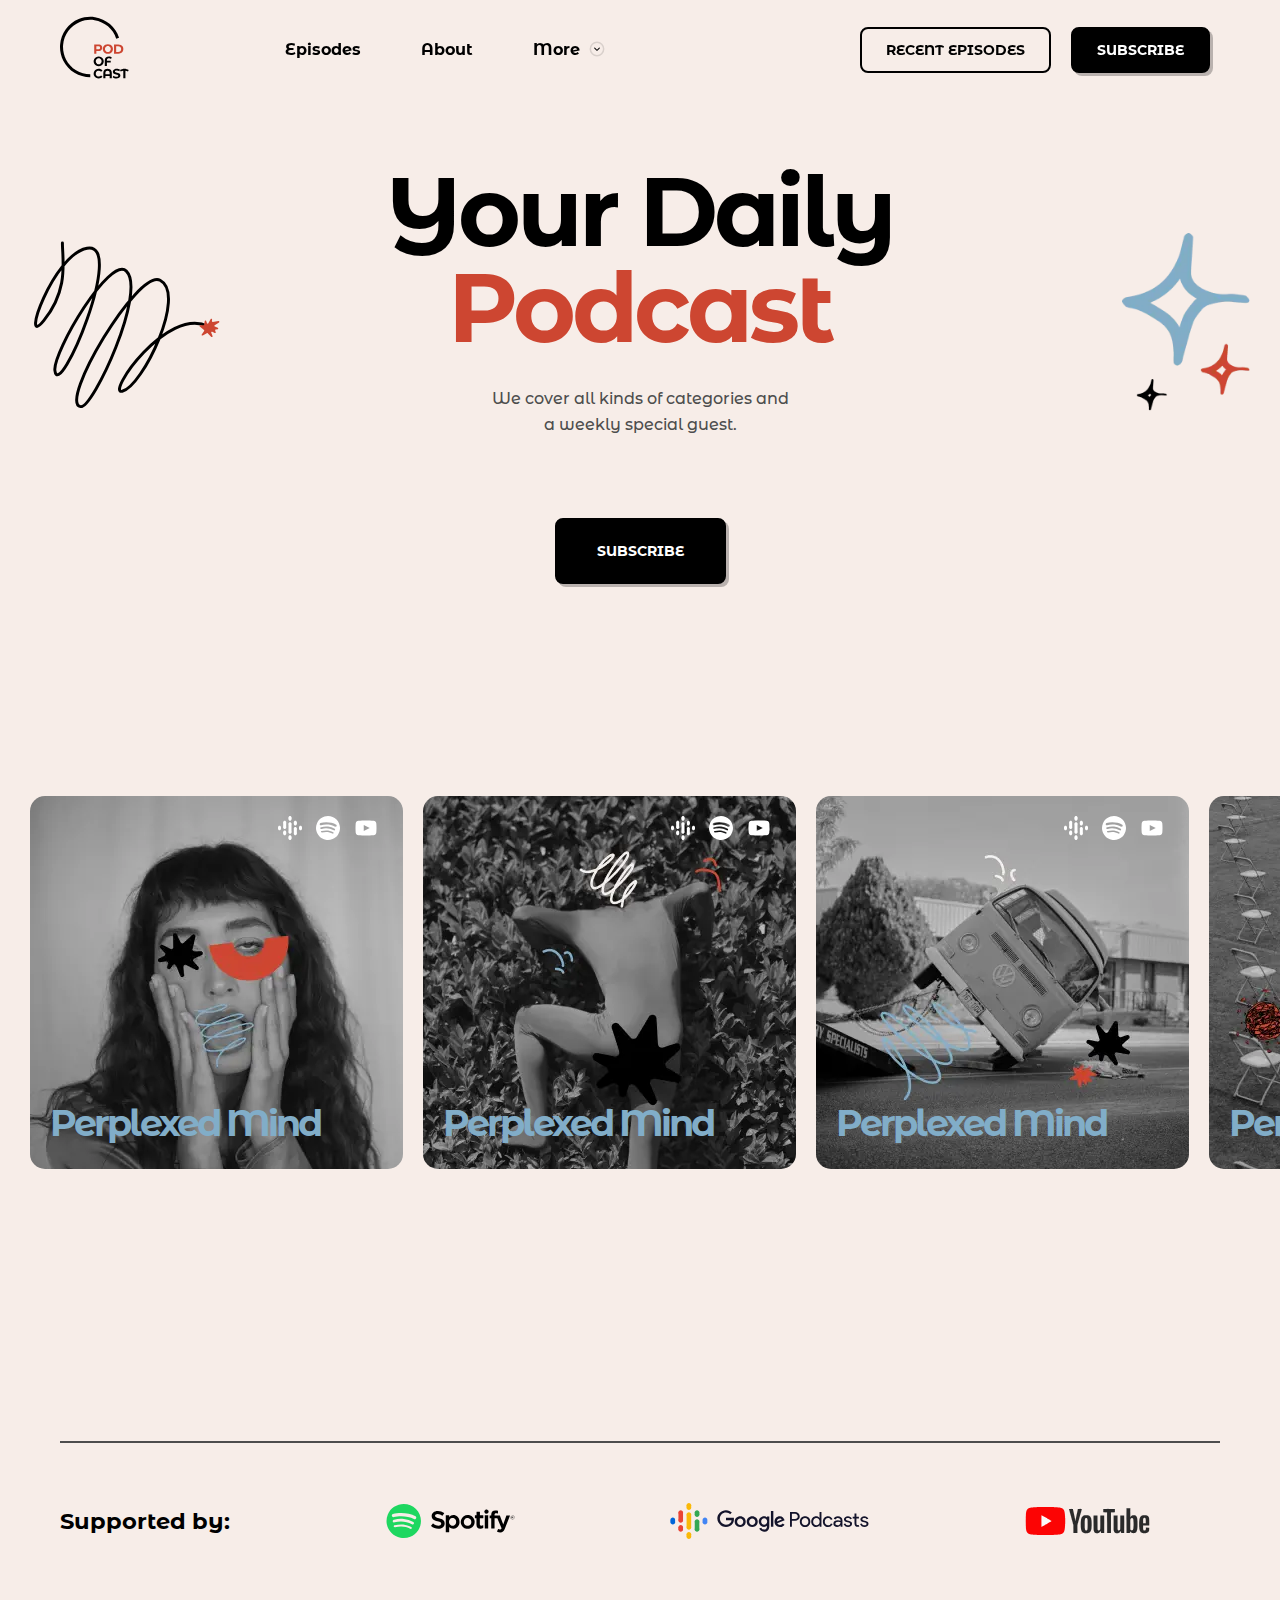
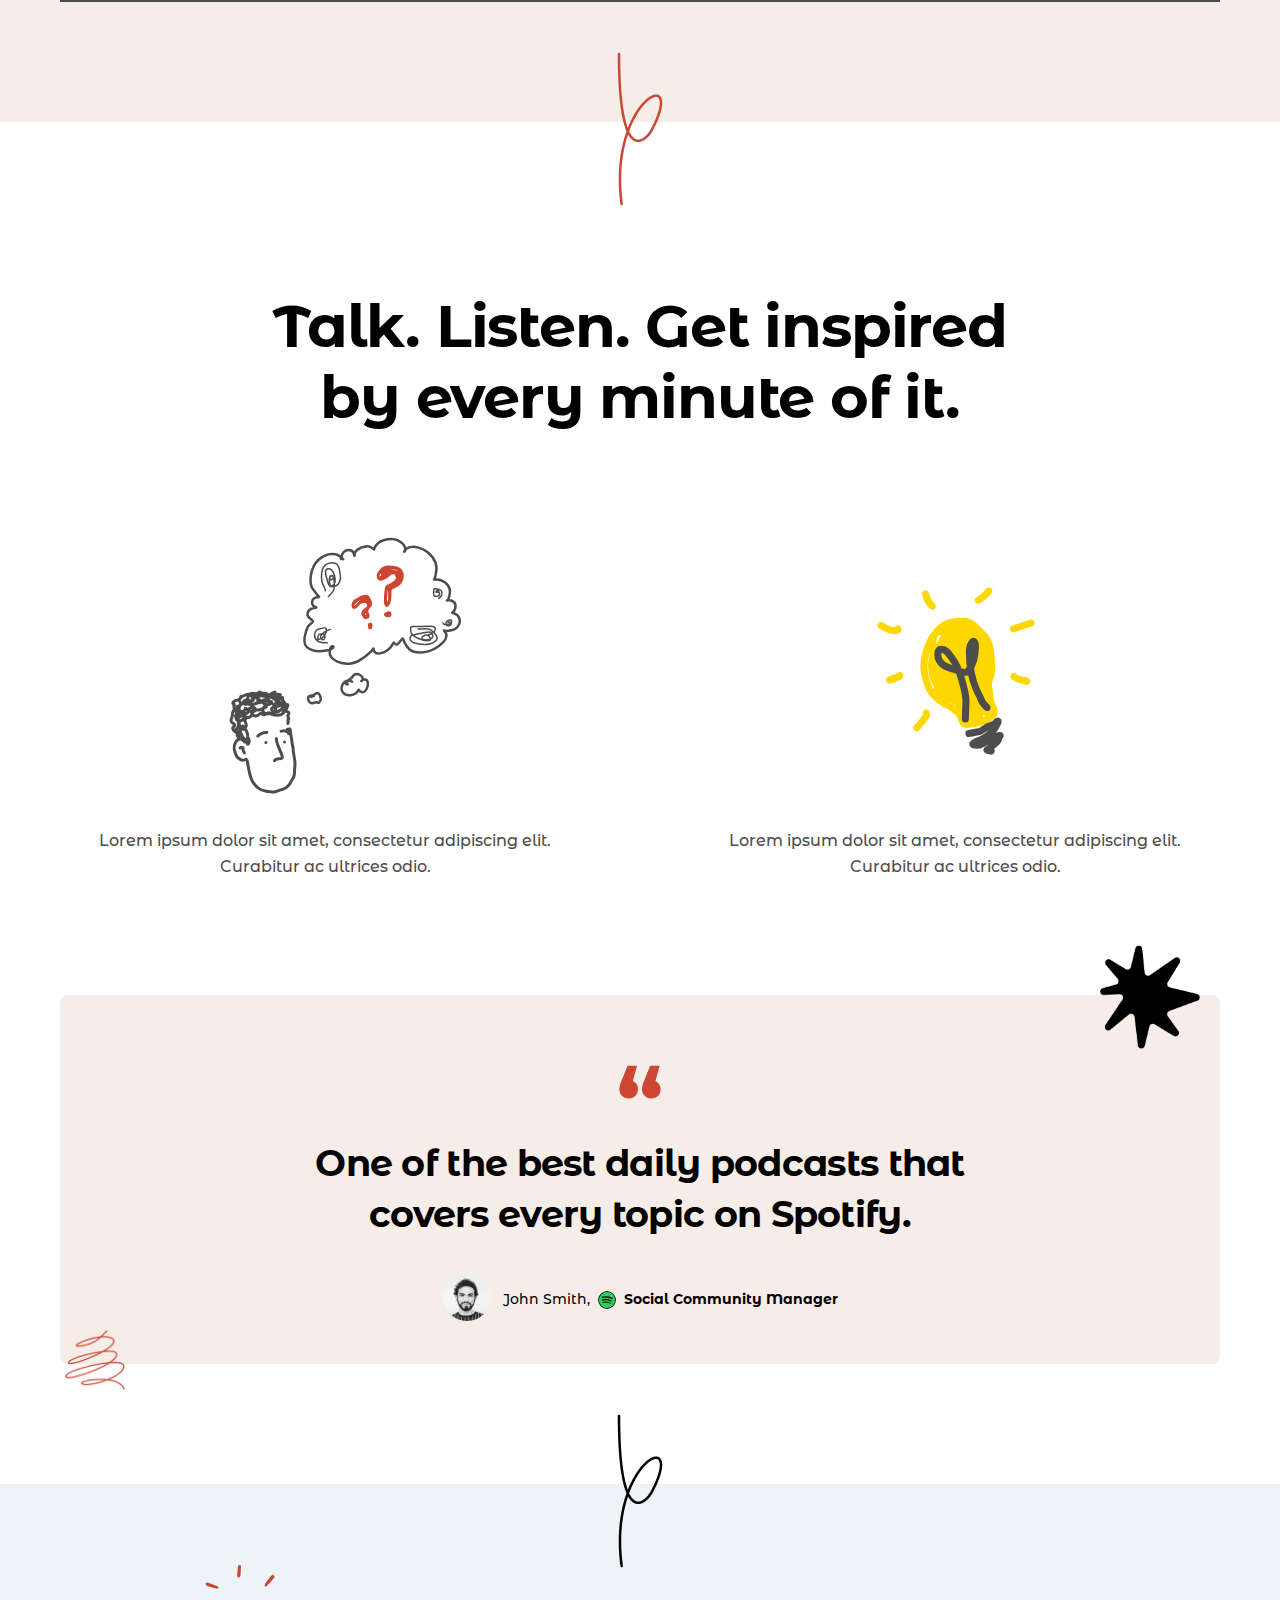
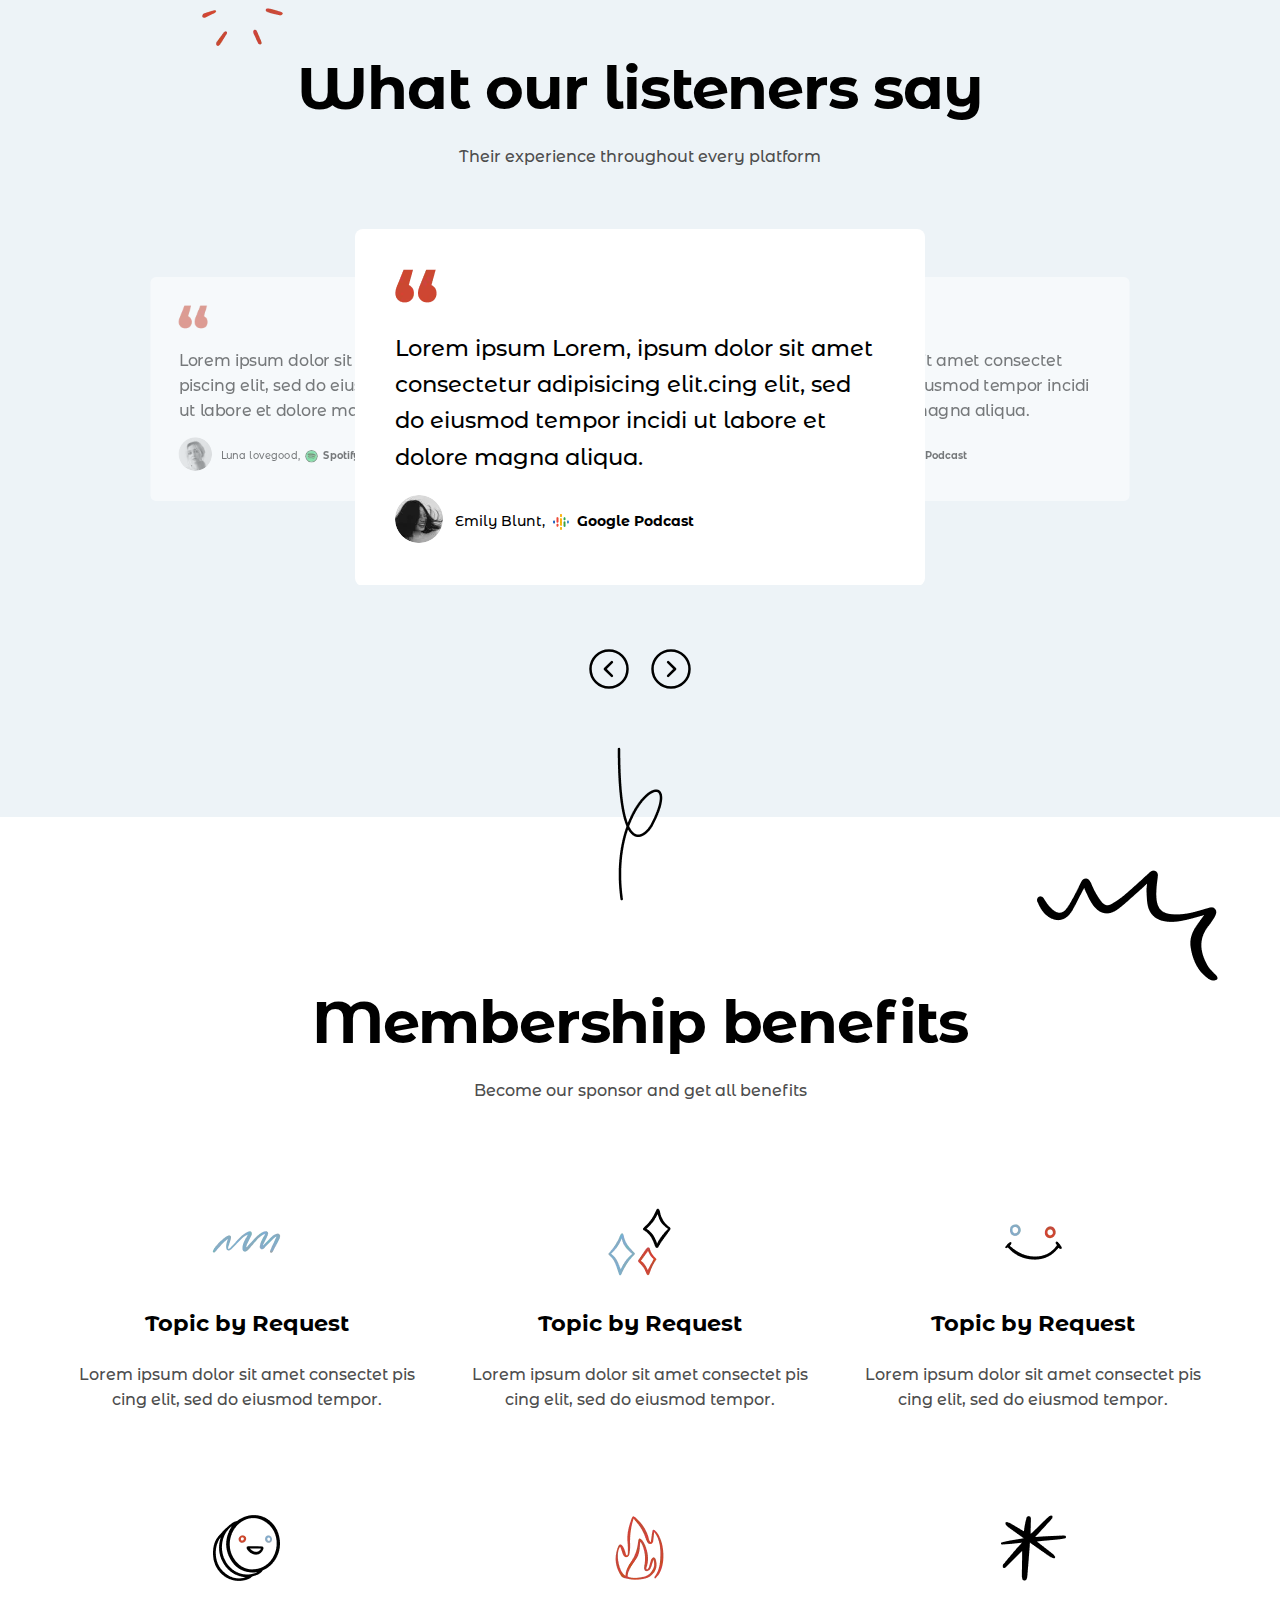
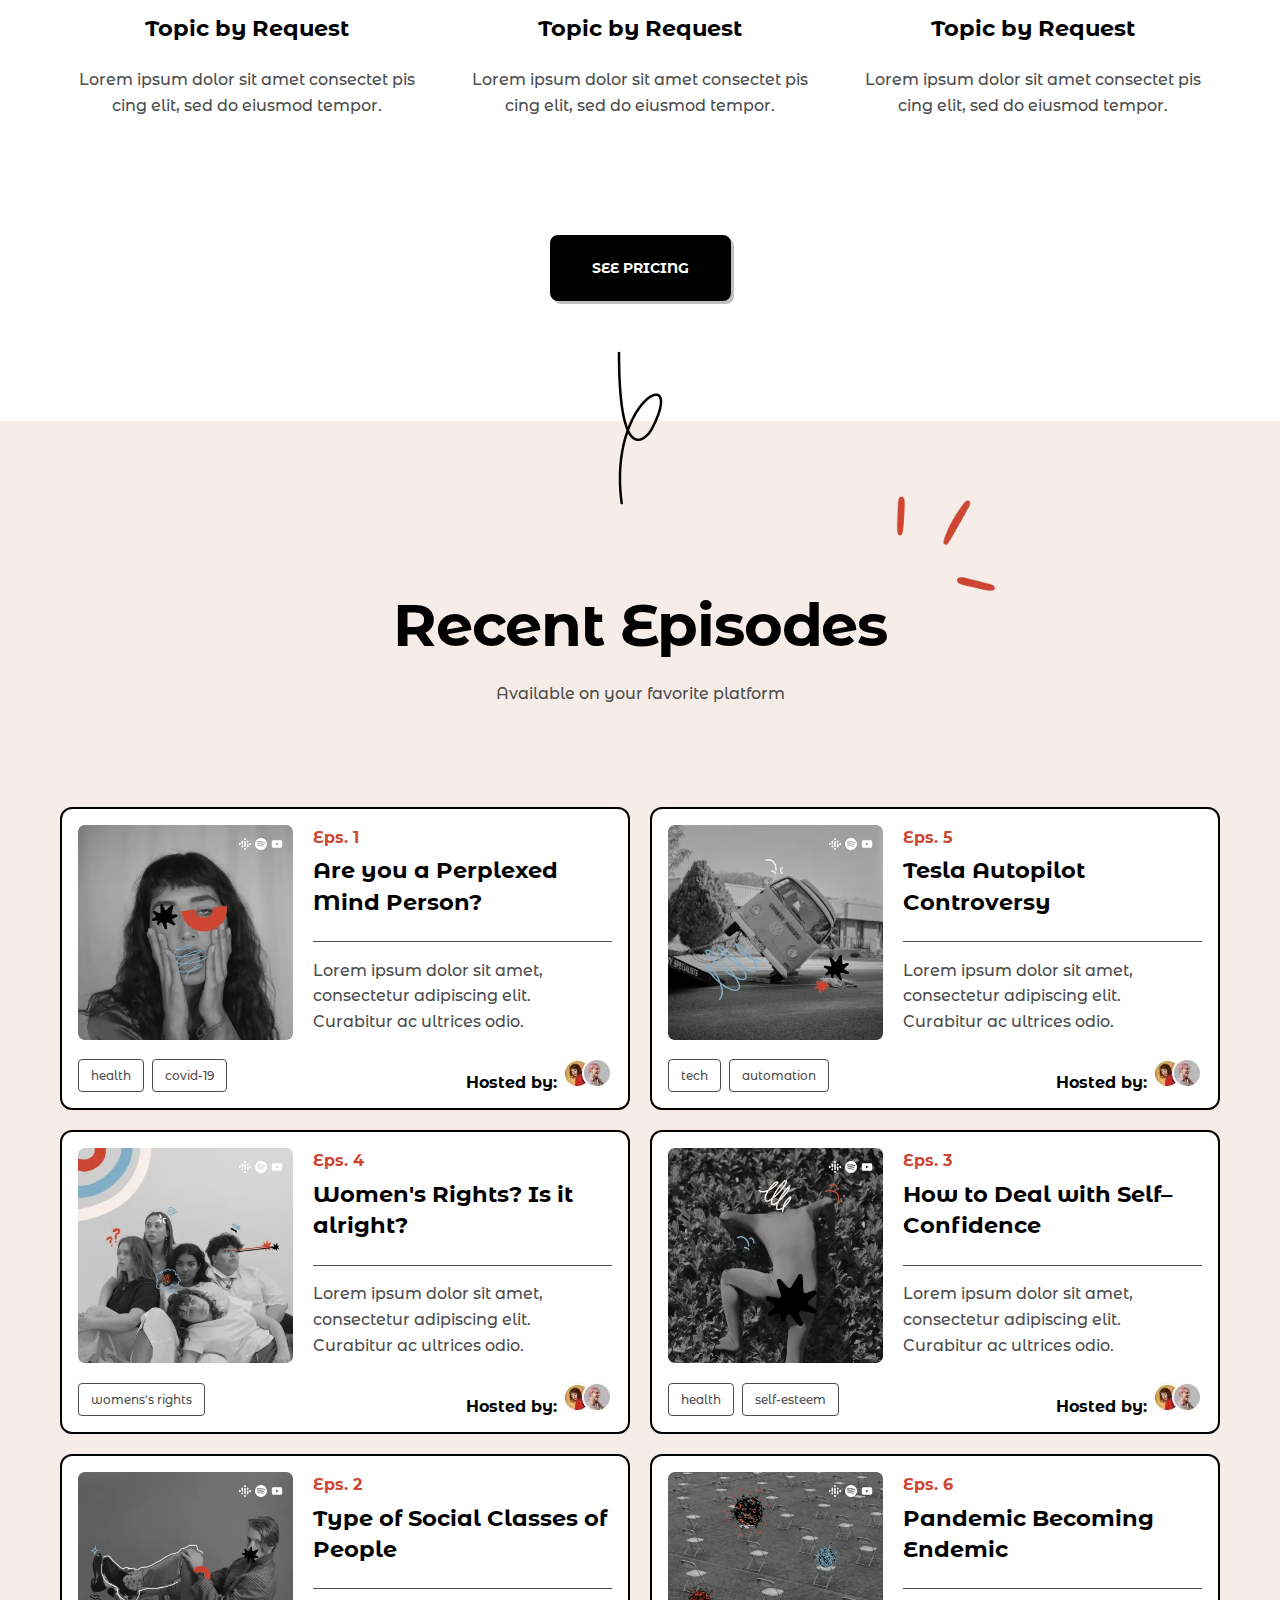
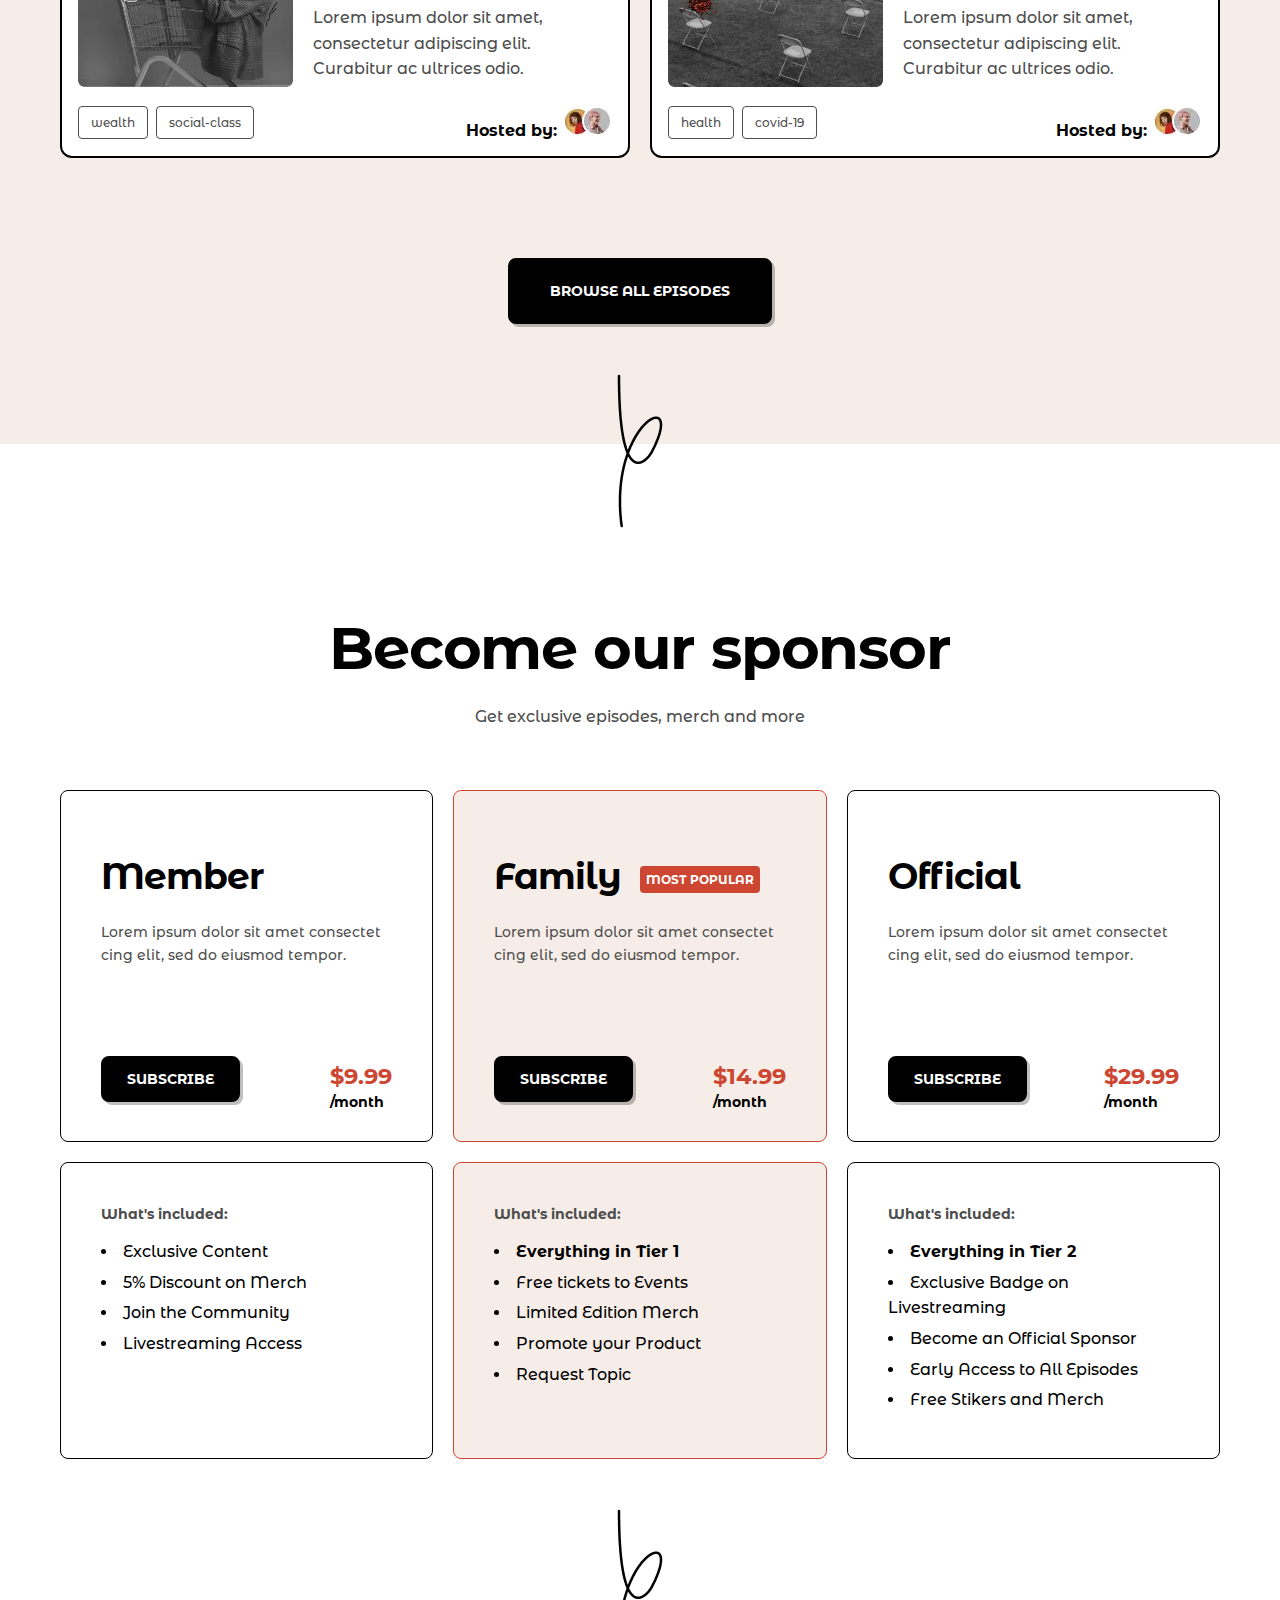
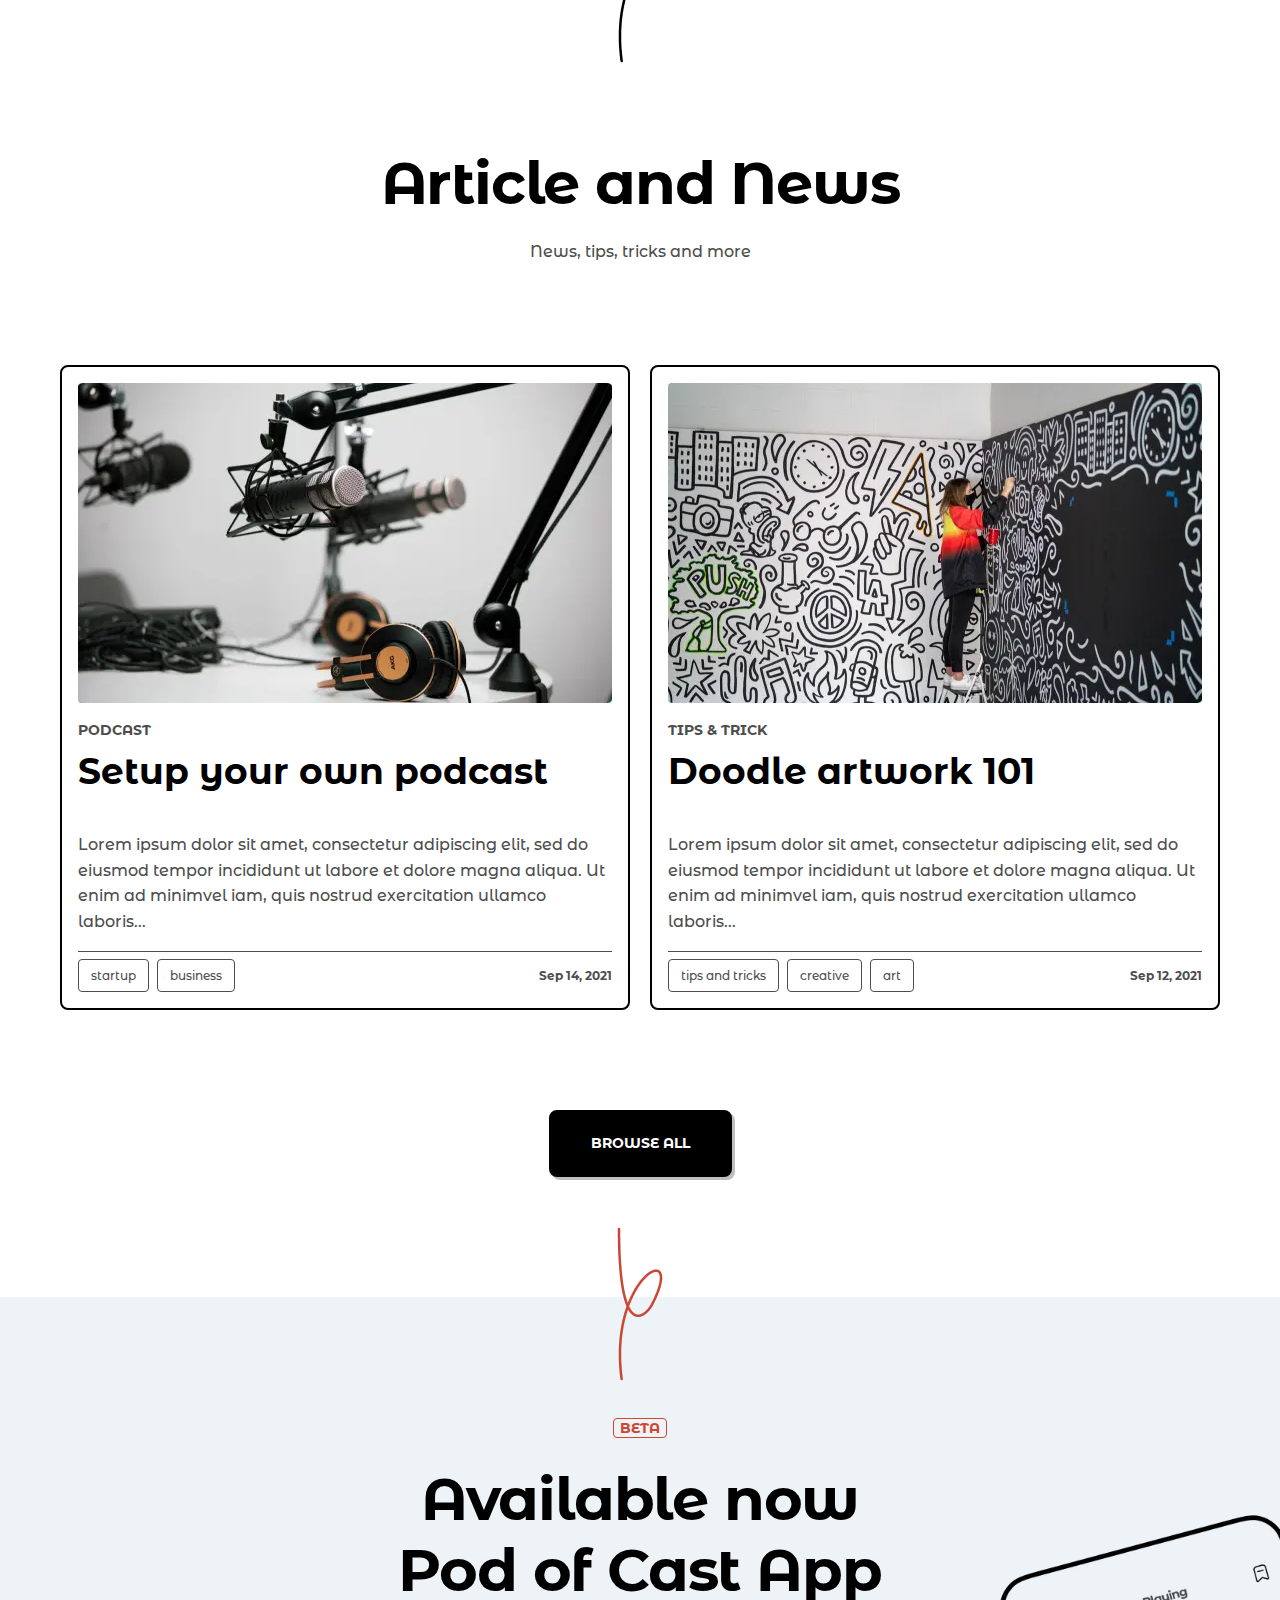
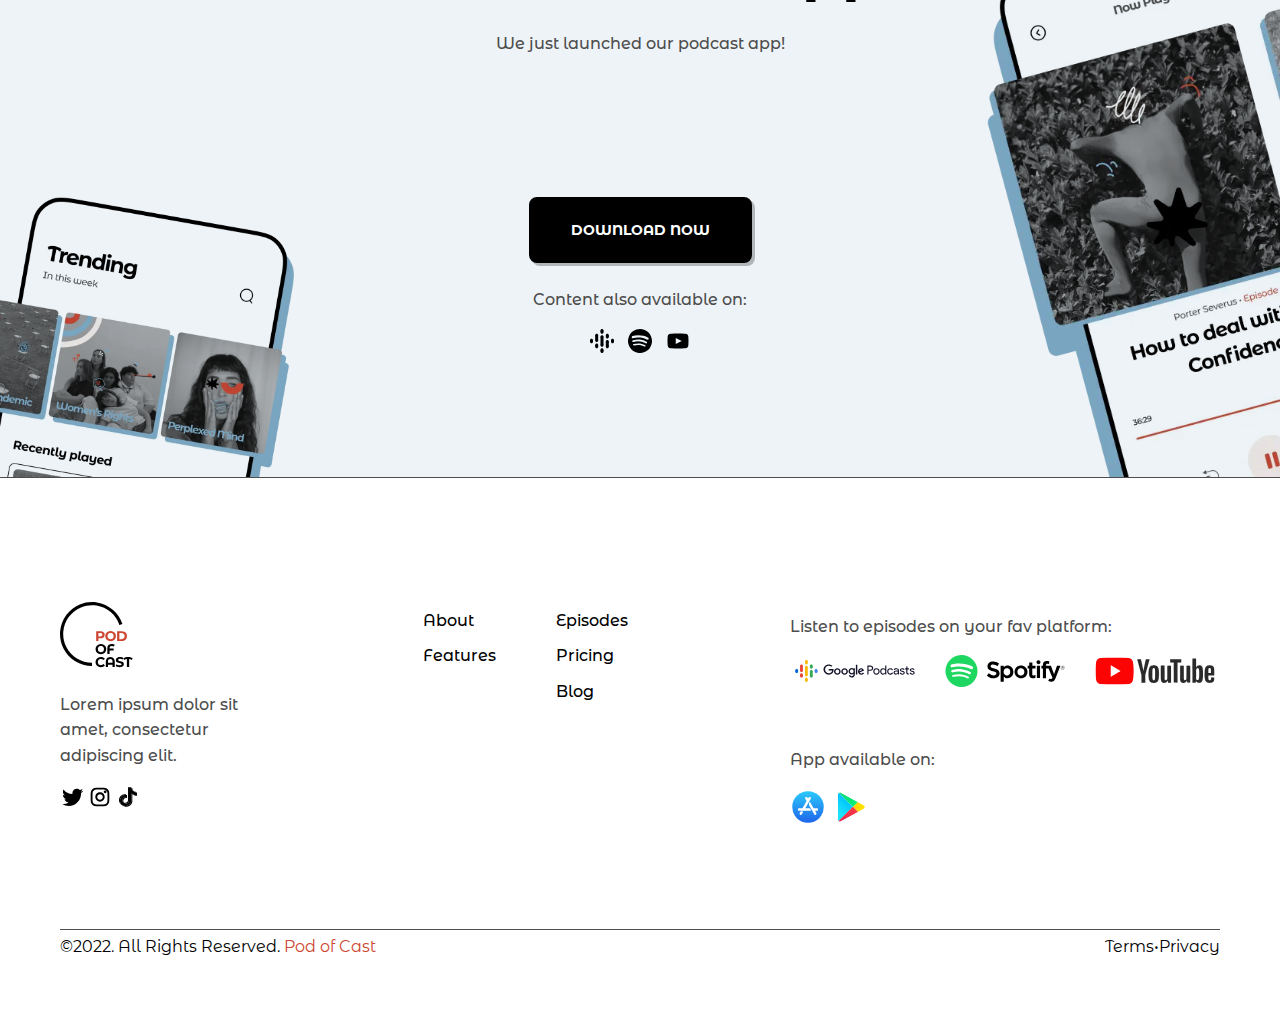
<file: index.html>
<!DOCTYPE html>
<html lang="en">
    <head>
    <meta charset="UTF-8">
    <meta http-equiv="X-UA-Compatible" content="IE=edge">
    <meta name="viewport" content="width=device-width, initial-scale=1.0">
    <link rel="stylesheet" href="./css/style.min.css?_v=20231207144634">
    <link rel="shortcut icon" href="img/icons/logo-header.svg" type="image/x-icon">
    <title>Main</title>
</head>
    <body class="body">
        <div class="wrapper">
            <header class="header">
    <div class="container">
        <nav class="nav-full">
            <ul class="nav-full__ul">
                <li class="nav-full__logo">
                    <a href="index.html">
                        <svg class="main-logo nav-full__main-logo" width="74" height="74" viewBox="0 0 74 74" fill="none" xmlns="http://www.w3.org/2000/svg">
                            <g clip-path="url(#clip0_301_54)">
                                <path d="M32 68C26.0985 68 20.3119 66.368 15.28 63.2845C10.2482 60.2009 6.16702 55.786 3.48779 50.5277C0.808558 45.2694 -0.364381 39.3726 0.098643 33.4893C0.561671 27.606 2.64263 21.9653 6.11145 17.1909C9.58028 12.4164 14.3018 8.69427 19.7541 6.43585C25.2064 4.17744 31.177 3.47077 37.0059 4.39397C42.8348 5.31717 48.2948 7.83428 52.7823 11.667C57.2699 15.4997 60.6101 20.4988 62.4338 26.1115L59.3904 27.1003C57.7491 22.0489 54.7429 17.5498 50.7041 14.1003C46.6653 10.6509 41.7513 8.38546 36.5053 7.55457C31.2593 6.72369 25.8858 7.3597 20.9787 9.39227C16.0717 11.4248 11.8222 14.7748 8.70031 19.0718C5.57837 23.3688 3.7055 28.4454 3.28878 33.7404C2.87205 39.0354 3.9277 44.3425 6.33901 49.0749C8.75032 53.8074 12.4234 57.7809 16.952 60.556C21.4807 63.3312 26.6886 64.8 32 64.8L32 68Z" fill="black"/>
                                <path d="M40.404 33.2C41.272 33.2 42.0233 33.3447 42.658 33.634C43.302 33.9233 43.7967 34.334 44.142 34.866C44.4873 35.398 44.66 36.028 44.66 36.756C44.66 37.4747 44.4873 38.1047 44.142 38.646C43.7967 39.178 43.302 39.5887 42.658 39.878C42.0233 40.158 41.272 40.298 40.404 40.298H38.43V43H36.162V33.2H40.404ZM40.278 38.45C40.9593 38.45 41.4773 38.3053 41.832 38.016C42.1867 37.7173 42.364 37.2973 42.364 36.756C42.364 36.2053 42.1867 35.7853 41.832 35.496C41.4773 35.1973 40.9593 35.048 40.278 35.048H38.43V38.45H40.278ZM50.6019 43.168C49.5846 43.168 48.6652 42.9487 47.8439 42.51C47.0319 42.0713 46.3926 41.4693 45.9259 40.704C45.4686 39.9293 45.2399 39.0613 45.2399 38.1C45.2399 37.1387 45.4686 36.2753 45.9259 35.51C46.3926 34.7353 47.0319 34.1287 47.8439 33.69C48.6652 33.2513 49.5846 33.032 50.6019 33.032C51.6192 33.032 52.5339 33.2513 53.3459 33.69C54.1579 34.1287 54.7972 34.7353 55.2639 35.51C55.7306 36.2753 55.9639 37.1387 55.9639 38.1C55.9639 39.0613 55.7306 39.9293 55.2639 40.704C54.7972 41.4693 54.1579 42.0713 53.3459 42.51C52.5339 42.9487 51.6192 43.168 50.6019 43.168ZM50.6019 41.236C51.1806 41.236 51.7032 41.1053 52.1699 40.844C52.6366 40.5733 53.0006 40.2 53.2619 39.724C53.5326 39.248 53.6679 38.7067 53.6679 38.1C53.6679 37.4933 53.5326 36.952 53.2619 36.476C53.0006 36 52.6366 35.6313 52.1699 35.37C51.7032 35.0993 51.1806 34.964 50.6019 34.964C50.0232 34.964 49.5006 35.0993 49.0339 35.37C48.5672 35.6313 48.1986 36 47.9279 36.476C47.6666 36.952 47.5359 37.4933 47.5359 38.1C47.5359 38.7067 47.6666 39.248 47.9279 39.724C48.1986 40.2 48.5672 40.5733 49.0339 40.844C49.5006 41.1053 50.0232 41.236 50.6019 41.236ZM57.1084 33.2H61.5604C62.6244 33.2 63.5624 33.4053 64.3744 33.816C65.1957 34.2173 65.8304 34.7867 66.2784 35.524C66.7357 36.2613 66.9644 37.12 66.9644 38.1C66.9644 39.08 66.7357 39.9387 66.2784 40.676C65.8304 41.4133 65.1957 41.9873 64.3744 42.398C63.5624 42.7993 62.6244 43 61.5604 43H57.1084V33.2ZM61.4484 41.138C62.4284 41.138 63.2077 40.8673 63.7864 40.326C64.3744 39.7753 64.6684 39.0333 64.6684 38.1C64.6684 37.1667 64.3744 36.4293 63.7864 35.888C63.2077 35.3373 62.4284 35.062 61.4484 35.062H59.3764V41.138H61.4484Z" fill="#CD4631"/>
                                <path d="M40.908 56.168C39.8907 56.168 38.9713 55.9487 38.15 55.51C37.338 55.0713 36.6987 54.4693 36.232 53.704C35.7747 52.9293 35.546 52.0613 35.546 51.1C35.546 50.1387 35.7747 49.2753 36.232 48.51C36.6987 47.7353 37.338 47.1287 38.15 46.69C38.9713 46.2513 39.8907 46.032 40.908 46.032C41.9253 46.032 42.84 46.2513 43.652 46.69C44.464 47.1287 45.1033 47.7353 45.57 48.51C46.0367 49.2753 46.27 50.1387 46.27 51.1C46.27 52.0613 46.0367 52.9293 45.57 53.704C45.1033 54.4693 44.464 55.0713 43.652 55.51C42.84 55.9487 41.9253 56.168 40.908 56.168ZM40.908 54.236C41.4867 54.236 42.0093 54.1053 42.476 53.844C42.9427 53.5733 43.3067 53.2 43.568 52.724C43.8387 52.248 43.974 51.7067 43.974 51.1C43.974 50.4933 43.8387 49.952 43.568 49.476C43.3067 49 42.9427 48.6313 42.476 48.37C42.0093 48.0993 41.4867 47.964 40.908 47.964C40.3293 47.964 39.8067 48.0993 39.34 48.37C38.8733 48.6313 38.5047 49 38.234 49.476C37.9727 49.952 37.842 50.4933 37.842 51.1C37.842 51.7067 37.9727 52.248 38.234 52.724C38.5047 53.2 38.8733 53.5733 39.34 53.844C39.8067 54.1053 40.3293 54.236 40.908 54.236ZM51.9785 47.964C51.1945 47.964 50.6018 48.1367 50.2005 48.482C49.7992 48.818 49.5985 49.3267 49.5985 50.008V50.61H53.6305V52.43H49.5985V56H47.3305V50.022C47.3305 48.762 47.7225 47.782 48.5065 47.082C49.2998 46.382 50.4058 46.032 51.8245 46.032C52.3845 46.032 52.9118 46.0927 53.4065 46.214C53.9012 46.326 54.3305 46.494 54.6945 46.718L53.9945 48.51C53.4345 48.146 52.7625 47.964 51.9785 47.964ZM40.852 69.168C39.8533 69.168 38.948 68.9533 38.136 68.524C37.3333 68.0853 36.6987 67.4833 36.232 66.718C35.7747 65.9433 35.546 65.0707 35.546 64.1C35.546 63.1293 35.7747 62.2613 36.232 61.496C36.6987 60.7213 37.3333 60.1193 38.136 59.69C38.948 59.2513 39.858 59.032 40.866 59.032C41.7153 59.032 42.4807 59.1813 43.162 59.48C43.8527 59.7787 44.4313 60.208 44.898 60.768L43.442 62.112C42.7793 61.3467 41.958 60.964 40.978 60.964C40.3713 60.964 39.83 61.0993 39.354 61.37C38.878 61.6313 38.5047 62 38.234 62.476C37.9727 62.952 37.842 63.4933 37.842 64.1C37.842 64.7067 37.9727 65.248 38.234 65.724C38.5047 66.2 38.878 66.5733 39.354 66.844C39.83 67.1053 40.3713 67.236 40.978 67.236C41.958 67.236 42.7793 66.8487 43.442 66.074L44.898 67.418C44.4313 67.9873 43.8527 68.4213 43.162 68.72C42.4713 69.0187 41.7013 69.168 40.852 69.168ZM50.2796 59.032C51.1849 59.032 51.9736 59.2093 52.6456 59.564C53.3176 59.9187 53.8402 60.4413 54.2136 61.132C54.5869 61.8227 54.7736 62.658 54.7736 63.638V69H52.5056V66.648H48.0256V69H45.7856V63.638C45.7856 62.658 45.9722 61.8227 46.3456 61.132C46.7189 60.4413 47.2416 59.9187 47.9136 59.564C48.5856 59.2093 49.3742 59.032 50.2796 59.032ZM52.5056 64.828V63.428C52.5056 62.616 52.3049 62.0047 51.9036 61.594C51.5022 61.174 50.9562 60.964 50.2656 60.964C49.5656 60.964 49.0149 61.174 48.6136 61.594C48.2216 62.0047 48.0256 62.616 48.0256 63.428V64.828H52.5056ZM59.6722 69.168C58.8975 69.168 58.1462 69.0653 57.4182 68.86C56.6995 68.6453 56.1208 68.37 55.6822 68.034L56.4522 66.326C56.8722 66.634 57.3715 66.8813 57.9502 67.068C58.5288 67.2547 59.1075 67.348 59.6862 67.348C60.3302 67.348 60.8062 67.2547 61.1142 67.068C61.4222 66.872 61.5762 66.6153 61.5762 66.298C61.5762 66.0647 61.4828 65.8733 61.2962 65.724C61.1188 65.5653 60.8855 65.4393 60.5962 65.346C60.3162 65.2527 59.9335 65.15 59.4482 65.038C58.7015 64.8607 58.0902 64.6833 57.6142 64.506C57.1382 64.3287 56.7275 64.044 56.3822 63.652C56.0462 63.26 55.8782 62.7373 55.8782 62.084C55.8782 61.5147 56.0322 61.0013 56.3402 60.544C56.6482 60.0773 57.1102 59.7087 57.7262 59.438C58.3515 59.1673 59.1122 59.032 60.0082 59.032C60.6335 59.032 61.2448 59.1067 61.8422 59.256C62.4395 59.4053 62.9622 59.62 63.4102 59.9L62.7102 61.622C61.8048 61.1087 60.8995 60.852 59.9942 60.852C59.3595 60.852 58.8882 60.9547 58.5802 61.16C58.2815 61.3653 58.1322 61.636 58.1322 61.972C58.1322 62.308 58.3048 62.56 58.6502 62.728C59.0048 62.8867 59.5415 63.0453 60.2602 63.204C61.0068 63.3813 61.6182 63.5587 62.0942 63.736C62.5702 63.9133 62.9762 64.1933 63.3122 64.576C63.6575 64.9587 63.8302 65.4767 63.8302 66.13C63.8302 66.69 63.6715 67.2033 63.3542 67.67C63.0462 68.1273 62.5795 68.4913 61.9542 68.762C61.3288 69.0327 60.5682 69.168 59.6722 69.168ZM71.8642 61.944C71.0242 61.4587 70.1235 61.146 69.1622 61.006V69H66.8942V61.006C65.9329 61.146 65.0275 61.4587 64.1782 61.944L63.4082 60.25C64.0802 59.8487 64.8082 59.5453 65.5922 59.34C66.3762 59.1347 67.1835 59.032 68.0142 59.032C68.8542 59.032 69.6662 59.1347 70.4502 59.34C71.2435 59.5453 71.9715 59.8487 72.6342 60.25L71.8642 61.944Z" fill="black"/>
                            </g>
                            <defs>
                                <clipPath id="clip0_301_54">
                                    <rect width="74" height="74" fill="white"/>
                                </clipPath>
                            </defs>
                        </svg>
                    </a>
                </li>
                <li class="nav-full__li-menu"><a href="./episodes.html">Episodes</a></li>
                <li class="nav-full__li-menu"><a href="./about.html">About</a></li>
                <li class="nav-full__li-menu more">
                    More
                    <svg width="16" height="16" viewBox="0 0 16 16" fill="none" xmlns="http://www.w3.org/2000/svg">
                        <path opacity="0.3" d="M14.6668 7.99992C14.6668 11.6766 11.6761 14.6666 8.0001 14.6666C4.3241 14.6666 1.33344 11.6766 1.33344 7.99992C1.33344 4.32392 4.3241 1.33325 8.0001 1.33325C11.6761 1.33325 14.6668 4.32392 14.6668 7.99992" stroke="black" stroke-opacity="0.4" stroke-width="1.5"/>
                        <path d="M10.8139 7.0384C10.8139 7.16574 10.7653 7.29374 10.6679 7.39107L8.35459 9.71574C8.26059 9.80974 8.13326 9.8624 7.99993 9.8624C7.86726 9.8624 7.73993 9.80974 7.64593 9.71574L5.33126 7.39107C5.13659 7.19574 5.13659 6.87974 5.33259 6.6844C5.52859 6.48974 5.84526 6.4904 6.03993 6.68574L7.99993 8.6544L9.95993 6.68574C10.1546 6.4904 10.4706 6.48974 10.6666 6.6844C10.7653 6.78174 10.8139 6.9104 10.8139 7.0384Z" fill="black"/>
                    </svg>
                    <ul class="nav-full__more-window">
                        <li class="nav-full__more-li"><a href="./articles.html">Articles and News</a></li>
                        <li class="nav-full__more-li"><a href="./Doodle_artwork_101.html">Doodle artwork 101</a></li>
                    </ul>
                </li>
                <li class="nav-full__li"><a class="button button_transparent" href="episodes.html#latest">recent episodes</a></li>
                <li class="nav-full__li"><a href="./index.html#sponsor" class="button button_filled button_shadow">subscribe</a></li>
                <li class="nav-full__mob-menu-button"></li>
            </ul>
        </nav>
        <nav class="nav-mob">
            <ul class="nav-mob__ul">
                <li class="nav-mob__close-button"></li>
                <li class="nav-mob__li-menu"><a href="./episodes.html">Episodes</a></li>
                <li class="nav-mob__li-menu"><a href="./about.html">About</a></li>
                <li class="nav-mob__li-menu"><a href="./articles.html">Articles and News</a></li>
                <li class="nav-mob__li-menu"><a href="./Doodle_artwork_101.html">Doodle artwork 101</a></li>
            </ul>
        </nav>
    </div>
</header>
            <main class="main" id="main">
                <section class="hero index__hero">
                    <div class="container">
                        <div class="hero__content">
                            <h1 class="title hero__title">Your Daily <br><span class="accent-color-text">Podcast</span></h1>
                            <p class="parag hero__parag">
                                We cover all kinds of categories and <br>a weekly special guest.
                            </p>
                            <a href="./index.html#sponsor" class="button hero__button button_filled button_big button_shadow">subscribe</a>
                        </div>
                    </div>
                </section>
                <section class="albums-row">
                    <div class="albums-row__content">
                        <div class="album albums-row__album" id="album__001">
                            <div class="album__platforms">
                                <a href="https://podcasts.google.com/">
                                    <svg class="google-podcasts album__google-podcasts" xmlns="http://www.w3.org/2000/svg" width="24" height="24" viewBox="0 0 24 24" fill="none">
                                        <g clip-path="url(#clip0_301_163)">
                                            <path d="M10.5 7.63647V11.2733V12.727V16.3638H13.5001V12.727V11.2733V7.63647H10.5Z" fill="white"/>
                                            <path d="M1.50002 12.682C2.32845 12.682 3.00003 12.0104 3.00003 11.182C3.00003 10.3536 2.32845 9.68201 1.50002 9.68201C0.671581 9.68201 0 10.3536 0 11.182C0 12.0104 0.671581 12.682 1.50002 12.682Z" fill="white"/>
                                            <path d="M1.50002 14.318C2.32845 14.318 3.00003 13.6464 3.00003 12.818C3.00003 11.9896 2.32845 11.318 1.50002 11.318C0.671581 11.318 0 11.9896 0 12.818C0 13.6464 0.671581 14.318 1.50002 14.318Z" fill="white"/>
                                            <path d="M3.00003 11.182H0V12.8184H3.00003V11.182Z" fill="white"/>
                                            <path d="M22.5 14.318C23.3285 14.318 24 13.6464 24 12.818C24 11.9896 23.3285 11.318 22.5 11.318C21.6716 11.318 21 11.9896 21 12.818C21 13.6464 21.6716 14.318 22.5 14.318Z" fill="white"/>
                                            <path d="M22.5 12.682C23.3285 12.682 24 12.0104 24 11.182C24 10.3536 23.3285 9.68201 22.5 9.68201C21.6716 9.68201 21 10.3536 21 11.182C21 12.0104 21.6716 12.682 22.5 12.682Z" fill="white"/>
                                            <path d="M21 12.8184H24V11.182H21V12.8184Z" fill="white"/>
                                            <path d="M6.68153 17.5911C7.50994 17.5911 8.18153 16.9195 8.18153 16.0911C8.18153 15.2626 7.50994 14.5911 6.68153 14.5911C5.85309 14.5911 5.18152 15.2626 5.18152 16.0911C5.18152 16.9195 5.85309 17.5911 6.68153 17.5911Z" fill="white"/>
                                            <path d="M6.68153 19.2276C7.50994 19.2276 8.18153 18.5561 8.18153 17.7276C8.18153 16.8992 7.50994 16.2275 6.68153 16.2275C5.85309 16.2275 5.18152 16.8992 5.18152 17.7276C5.18152 18.5561 5.85309 19.2276 6.68153 19.2276Z" fill="white"/>
                                            <path d="M8.18153 16.0911H5.18152V17.7274H8.18153V16.0911Z" fill="white"/>
                                            <path d="M6.68153 7.77245C7.50994 7.77245 8.18153 7.10088 8.18153 6.27247C8.18153 5.44404 7.50994 4.77246 6.68153 4.77246C5.85309 4.77246 5.18152 5.44404 5.18152 6.27247C5.18152 7.10088 5.85309 7.77245 6.68153 7.77245Z" fill="white"/>
                                            <path d="M6.68153 13.0905C7.50994 13.0905 8.18153 12.4189 8.18153 11.5905C8.18153 10.762 7.50994 10.0905 6.68153 10.0905C5.85309 10.0905 5.18152 10.762 5.18152 11.5905C5.18152 12.4189 5.85309 13.0905 6.68153 13.0905Z" fill="white"/>
                                            <path d="M8.18153 6.27246H5.18152V11.6248H8.18153V6.27246Z" fill="white"/>
                                            <path d="M17.3185 9.40957C18.1469 9.40957 18.8185 8.73799 18.8185 7.90956C18.8185 7.08112 18.1469 6.40955 17.3185 6.40955C16.4901 6.40955 15.8185 7.08112 15.8185 7.90956C15.8185 8.73799 16.4901 9.40957 17.3185 9.40957Z" fill="white"/>
                                            <path d="M17.3185 7.77245C18.1469 7.77245 18.8185 7.10088 18.8185 6.27247C18.8185 5.44404 18.1469 4.77246 17.3185 4.77246C16.4901 4.77246 15.8185 5.44404 15.8185 6.27247C15.8185 7.10088 16.4901 7.77245 17.3185 7.77245Z" fill="white"/>
                                            <path d="M15.8179 7.90882H18.818V6.27246H15.8179V7.90882Z" fill="white"/>
                                            <path d="M12 4.63649C12.8285 4.63649 13.5001 3.96492 13.5001 3.13648C13.5001 2.30805 12.8285 1.63647 12 1.63647C11.1716 1.63647 10.5 2.30805 10.5 3.13648C10.5 3.96492 11.1716 4.63649 12 4.63649Z" fill="white"/>
                                            <path d="M12 3.00001C12.8285 3.00001 13.5001 2.32844 13.5001 1.50001C13.5001 0.671577 12.8285 0 12 0C11.1716 0 10.5 0.671577 10.5 1.50001C10.5 2.32844 11.1716 3.00001 12 3.00001Z" fill="white"/>
                                            <path d="M10.5 3.13638H13.5001V1.5H10.5V3.13638Z" fill="white"/>
                                            <path d="M12 24C12.8285 24 13.5001 23.3284 13.5001 22.5C13.5001 21.6716 12.8285 21 12 21C11.1716 21 10.5 21.6716 10.5 22.5C10.5 23.3284 11.1716 24 12 24Z" fill="white"/>
                                            <path d="M12 22.364C12.8285 22.364 13.5001 21.6925 13.5001 20.864C13.5001 20.0356 12.8285 19.364 12 19.364C11.1716 19.364 10.5 20.0356 10.5 20.864C10.5 21.6925 11.1716 22.364 12 22.364Z" fill="white"/>
                                            <path d="M10.5 22.5004H13.5001V20.864H10.5V22.5004Z" fill="white"/>
                                            <path d="M17.3185 19.2276C18.1469 19.2276 18.8185 18.5561 18.8185 17.7276C18.8185 16.8992 18.1469 16.2275 17.3185 16.2275C16.4901 16.2275 15.8185 16.8992 15.8185 17.7276C15.8185 18.5561 16.4901 19.2276 17.3185 19.2276Z" fill="white"/>
                                            <path d="M17.3185 13.9096C18.1469 13.9096 18.8185 13.238 18.8185 12.4096C18.8185 11.5811 18.1469 10.9095 17.3185 10.9095C16.4901 10.9095 15.8185 11.5811 15.8185 12.4096C15.8185 13.238 16.4901 13.9096 17.3185 13.9096Z" fill="white"/>
                                            <path d="M15.8179 17.7272H18.818V12.4089H15.8179V17.7272Z" fill="white"/>
                                            <path d="M12 9.13652C12.8285 9.13652 13.5001 8.46488 13.5001 7.63651C13.5001 6.80808 12.8285 6.13647 12 6.13647C11.1716 6.13647 10.5 6.80808 10.5 7.63651C10.5 8.46488 11.1716 9.13652 12 9.13652Z" fill="white"/>
                                            <path d="M12 17.864C12.8285 17.864 13.5001 17.1925 13.5001 16.364C13.5001 15.5356 12.8285 14.864 12 14.864C11.1716 14.864 10.5 15.5356 10.5 16.364C10.5 17.1925 11.1716 17.864 12 17.864Z" fill="white"/>
                                        </g>
                                        <defs>
                                        <clipPath id="clip0_301_163">
                                            <rect width="24" height="24" fill="white"/>
                                        </clipPath>
                                        </defs>
                                    </svg>
                                </a>
                                <a href="https://open.spotify.com/">
                                    <svg class="spotify album__spotify" xmlns="http://www.w3.org/2000/svg" width="24" height="24" viewBox="0 0 24 24" fill="none">
                                        <g clip-path="url(#clip0_301_192)">
                                            <path d="M12 0C9.62662 0 7.30654 0.70378 5.33313 2.02233C3.35979 3.34094 1.82173 5.21511 0.913423 7.40778C0.00518715 9.60052 -0.232448 12.0133 0.230606 14.3411C0.69359 16.6689 1.83646 18.807 3.51471 20.4853C5.19295 22.1635 7.33118 23.3064 9.65895 23.7694C11.9867 24.2324 14.3995 23.9948 16.5922 23.0865C18.7849 22.1783 20.6591 20.6402 21.9777 18.6668C23.2962 16.6935 24 14.3734 24 12C24 8.81738 22.7357 5.76516 20.4853 3.51474C18.2348 1.26425 15.1826 0 12 0ZM17.5068 17.3057C17.4557 17.3905 17.3883 17.4643 17.3085 17.5228C17.2286 17.5813 17.138 17.6234 17.0417 17.6465C16.9455 17.6697 16.8456 17.6735 16.7479 17.6577C16.6501 17.6419 16.5565 17.6069 16.4725 17.5547C13.6569 15.8308 10.1133 15.4477 5.93776 16.3959C5.84275 16.4185 5.74425 16.4221 5.64784 16.4064C5.5515 16.3906 5.45914 16.3559 5.37635 16.3043C5.29348 16.2526 5.22171 16.185 5.16517 16.1054C5.10862 16.0257 5.06855 15.9357 5.04712 15.8404C5.02429 15.7448 5.02066 15.6457 5.03623 15.5486C5.05186 15.4516 5.08642 15.3586 5.13801 15.275C5.1896 15.1914 5.25725 15.1188 5.3369 15.0613C5.41663 15.0039 5.50689 14.9627 5.60253 14.9401C10.1708 13.8962 14.0974 14.3464 17.2578 16.2809C17.4264 16.384 17.5473 16.5498 17.594 16.7418C17.6407 16.9339 17.6093 17.1367 17.5068 17.3057ZM18.9721 14.0399C18.8383 14.2458 18.6304 14.3923 18.3916 14.4494C18.1528 14.5064 17.9012 14.4695 17.6888 14.3464C14.0474 12.3151 9.74858 11.8122 5.73664 12.9481C5.61182 13.0177 5.47296 13.0585 5.33034 13.0674C5.18765 13.0764 5.04481 13.0533 4.91224 12.9998C4.77967 12.9464 4.66079 12.864 4.56424 12.7586C4.46769 12.6532 4.39592 12.5275 4.35425 12.3909C4.31257 12.2541 4.30203 12.1098 4.32339 11.9685C4.34475 11.8271 4.39746 11.6924 4.47767 11.5741C4.55788 11.4558 4.66358 11.357 4.78694 11.2848C4.91036 11.2127 5.04831 11.1691 5.19072 11.1572C7.43004 10.5126 9.7756 10.322 12.0896 10.5967C14.4036 10.8713 16.6394 11.6057 18.6656 12.7566C18.8715 12.8904 19.018 13.0982 19.0751 13.337C19.1321 13.5759 19.0952 13.8275 18.9721 14.0399ZM19.0966 10.6401C15.2658 8.34155 8.85878 8.13085 5.16203 9.25138C4.87755 9.33779 4.57038 9.30758 4.30817 9.16744C4.04596 9.02737 3.85015 8.78886 3.76379 8.50436C3.67743 8.21994 3.70759 7.91276 3.8477 7.65052C3.98774 7.38834 4.22628 7.19251 4.51076 7.10617C8.75343 5.82283 15.7925 6.07184 20.2459 8.70548C20.4748 8.86935 20.6337 9.11336 20.6909 9.38905C20.7481 9.66468 20.6994 9.95178 20.5546 10.1933C20.4097 10.4347 20.1793 10.6127 19.9092 10.6919C19.639 10.7712 19.3489 10.7458 19.0966 10.6209V10.6401Z" fill="white"/>
                                        </g>
                                        <defs>
                                            <clipPath id="clip0_301_192">
                                                <rect width="24" height="24" fill="white"/>
                                            </clipPath>
                                        </defs>
                                    </svg>
                                </a>
                                <a href="https://www.youtube.com/">
                                    <svg class="youtube album__youtube" xmlns="http://www.w3.org/2000/svg" width="24" height="24" viewBox="0 0 24 24" fill="none">
                                        <path fill-rule="evenodd" clip-rule="evenodd" d="M4.45835 4.73508C2.97296 4.80867 1.77978 5.97175 1.68338 7.45583C1.59102 8.87769 1.5 10.6272 1.5 12C1.5 13.3728 1.59102 15.1223 1.68338 16.5442C1.77978 18.0283 2.97296 19.1913 4.45835 19.2649C6.60929 19.3715 9.6836 19.5 12 19.5C14.3164 19.5 17.3907 19.3715 19.5417 19.2649C21.027 19.1913 22.2202 18.0283 22.3166 16.5442C22.409 15.1223 22.5 13.3728 22.5 12C22.5 10.6272 22.409 8.8777 22.3166 7.45583C22.2202 5.97175 21.027 4.80867 19.5417 4.73508C17.3907 4.62852 14.3164 4.5 12 4.5C9.6836 4.5 6.60929 4.62852 4.45835 4.73508ZM15.75 12L9.75 15V9L15.75 12Z" fill="white"/>
                                    </svg>
                                </a>
                            </div>
                            <h4 class="album__tittle">Perplexed Mind</h4>
                        </div>
                        <div class="album albums-row__album" id="album__002">
                            <div class="album__platforms">
                                <a href="https://podcasts.google.com/">
                                    <svg class="google-podcasts album__google-podcasts" xmlns="http://www.w3.org/2000/svg" width="24" height="24" viewBox="0 0 24 24" fill="none">
                                        <g clip-path="url(#clip0_301_163)">
                                            <path d="M10.5 7.63647V11.2733V12.727V16.3638H13.5001V12.727V11.2733V7.63647H10.5Z" fill="white"/>
                                            <path d="M1.50002 12.682C2.32845 12.682 3.00003 12.0104 3.00003 11.182C3.00003 10.3536 2.32845 9.68201 1.50002 9.68201C0.671581 9.68201 0 10.3536 0 11.182C0 12.0104 0.671581 12.682 1.50002 12.682Z" fill="white"/>
                                            <path d="M1.50002 14.318C2.32845 14.318 3.00003 13.6464 3.00003 12.818C3.00003 11.9896 2.32845 11.318 1.50002 11.318C0.671581 11.318 0 11.9896 0 12.818C0 13.6464 0.671581 14.318 1.50002 14.318Z" fill="white"/>
                                            <path d="M3.00003 11.182H0V12.8184H3.00003V11.182Z" fill="white"/>
                                            <path d="M22.5 14.318C23.3285 14.318 24 13.6464 24 12.818C24 11.9896 23.3285 11.318 22.5 11.318C21.6716 11.318 21 11.9896 21 12.818C21 13.6464 21.6716 14.318 22.5 14.318Z" fill="white"/>
                                            <path d="M22.5 12.682C23.3285 12.682 24 12.0104 24 11.182C24 10.3536 23.3285 9.68201 22.5 9.68201C21.6716 9.68201 21 10.3536 21 11.182C21 12.0104 21.6716 12.682 22.5 12.682Z" fill="white"/>
                                            <path d="M21 12.8184H24V11.182H21V12.8184Z" fill="white"/>
                                            <path d="M6.68153 17.5911C7.50994 17.5911 8.18153 16.9195 8.18153 16.0911C8.18153 15.2626 7.50994 14.5911 6.68153 14.5911C5.85309 14.5911 5.18152 15.2626 5.18152 16.0911C5.18152 16.9195 5.85309 17.5911 6.68153 17.5911Z" fill="white"/>
                                            <path d="M6.68153 19.2276C7.50994 19.2276 8.18153 18.5561 8.18153 17.7276C8.18153 16.8992 7.50994 16.2275 6.68153 16.2275C5.85309 16.2275 5.18152 16.8992 5.18152 17.7276C5.18152 18.5561 5.85309 19.2276 6.68153 19.2276Z" fill="white"/>
                                            <path d="M8.18153 16.0911H5.18152V17.7274H8.18153V16.0911Z" fill="white"/>
                                            <path d="M6.68153 7.77245C7.50994 7.77245 8.18153 7.10088 8.18153 6.27247C8.18153 5.44404 7.50994 4.77246 6.68153 4.77246C5.85309 4.77246 5.18152 5.44404 5.18152 6.27247C5.18152 7.10088 5.85309 7.77245 6.68153 7.77245Z" fill="white"/>
                                            <path d="M6.68153 13.0905C7.50994 13.0905 8.18153 12.4189 8.18153 11.5905C8.18153 10.762 7.50994 10.0905 6.68153 10.0905C5.85309 10.0905 5.18152 10.762 5.18152 11.5905C5.18152 12.4189 5.85309 13.0905 6.68153 13.0905Z" fill="white"/>
                                            <path d="M8.18153 6.27246H5.18152V11.6248H8.18153V6.27246Z" fill="white"/>
                                            <path d="M17.3185 9.40957C18.1469 9.40957 18.8185 8.73799 18.8185 7.90956C18.8185 7.08112 18.1469 6.40955 17.3185 6.40955C16.4901 6.40955 15.8185 7.08112 15.8185 7.90956C15.8185 8.73799 16.4901 9.40957 17.3185 9.40957Z" fill="white"/>
                                            <path d="M17.3185 7.77245C18.1469 7.77245 18.8185 7.10088 18.8185 6.27247C18.8185 5.44404 18.1469 4.77246 17.3185 4.77246C16.4901 4.77246 15.8185 5.44404 15.8185 6.27247C15.8185 7.10088 16.4901 7.77245 17.3185 7.77245Z" fill="white"/>
                                            <path d="M15.8179 7.90882H18.818V6.27246H15.8179V7.90882Z" fill="white"/>
                                            <path d="M12 4.63649C12.8285 4.63649 13.5001 3.96492 13.5001 3.13648C13.5001 2.30805 12.8285 1.63647 12 1.63647C11.1716 1.63647 10.5 2.30805 10.5 3.13648C10.5 3.96492 11.1716 4.63649 12 4.63649Z" fill="white"/>
                                            <path d="M12 3.00001C12.8285 3.00001 13.5001 2.32844 13.5001 1.50001C13.5001 0.671577 12.8285 0 12 0C11.1716 0 10.5 0.671577 10.5 1.50001C10.5 2.32844 11.1716 3.00001 12 3.00001Z" fill="white"/>
                                            <path d="M10.5 3.13638H13.5001V1.5H10.5V3.13638Z" fill="white"/>
                                            <path d="M12 24C12.8285 24 13.5001 23.3284 13.5001 22.5C13.5001 21.6716 12.8285 21 12 21C11.1716 21 10.5 21.6716 10.5 22.5C10.5 23.3284 11.1716 24 12 24Z" fill="white"/>
                                            <path d="M12 22.364C12.8285 22.364 13.5001 21.6925 13.5001 20.864C13.5001 20.0356 12.8285 19.364 12 19.364C11.1716 19.364 10.5 20.0356 10.5 20.864C10.5 21.6925 11.1716 22.364 12 22.364Z" fill="white"/>
                                            <path d="M10.5 22.5004H13.5001V20.864H10.5V22.5004Z" fill="white"/>
                                            <path d="M17.3185 19.2276C18.1469 19.2276 18.8185 18.5561 18.8185 17.7276C18.8185 16.8992 18.1469 16.2275 17.3185 16.2275C16.4901 16.2275 15.8185 16.8992 15.8185 17.7276C15.8185 18.5561 16.4901 19.2276 17.3185 19.2276Z" fill="white"/>
                                            <path d="M17.3185 13.9096C18.1469 13.9096 18.8185 13.238 18.8185 12.4096C18.8185 11.5811 18.1469 10.9095 17.3185 10.9095C16.4901 10.9095 15.8185 11.5811 15.8185 12.4096C15.8185 13.238 16.4901 13.9096 17.3185 13.9096Z" fill="white"/>
                                            <path d="M15.8179 17.7272H18.818V12.4089H15.8179V17.7272Z" fill="white"/>
                                            <path d="M12 9.13652C12.8285 9.13652 13.5001 8.46488 13.5001 7.63651C13.5001 6.80808 12.8285 6.13647 12 6.13647C11.1716 6.13647 10.5 6.80808 10.5 7.63651C10.5 8.46488 11.1716 9.13652 12 9.13652Z" fill="white"/>
                                            <path d="M12 17.864C12.8285 17.864 13.5001 17.1925 13.5001 16.364C13.5001 15.5356 12.8285 14.864 12 14.864C11.1716 14.864 10.5 15.5356 10.5 16.364C10.5 17.1925 11.1716 17.864 12 17.864Z" fill="white"/>
                                        </g>
                                        <defs>
                                        <clipPath id="clip0_301_163">
                                            <rect width="24" height="24" fill="white"/>
                                        </clipPath>
                                        </defs>
                                    </svg>
                                </a>
                                <a href="https://open.spotify.com/">
                                    <svg class="spotify album__spotify" xmlns="http://www.w3.org/2000/svg" width="24" height="24" viewBox="0 0 24 24" fill="none">
                                        <g clip-path="url(#clip0_301_192)">
                                            <path d="M12 0C9.62662 0 7.30654 0.70378 5.33313 2.02233C3.35979 3.34094 1.82173 5.21511 0.913423 7.40778C0.00518715 9.60052 -0.232448 12.0133 0.230606 14.3411C0.69359 16.6689 1.83646 18.807 3.51471 20.4853C5.19295 22.1635 7.33118 23.3064 9.65895 23.7694C11.9867 24.2324 14.3995 23.9948 16.5922 23.0865C18.7849 22.1783 20.6591 20.6402 21.9777 18.6668C23.2962 16.6935 24 14.3734 24 12C24 8.81738 22.7357 5.76516 20.4853 3.51474C18.2348 1.26425 15.1826 0 12 0ZM17.5068 17.3057C17.4557 17.3905 17.3883 17.4643 17.3085 17.5228C17.2286 17.5813 17.138 17.6234 17.0417 17.6465C16.9455 17.6697 16.8456 17.6735 16.7479 17.6577C16.6501 17.6419 16.5565 17.6069 16.4725 17.5547C13.6569 15.8308 10.1133 15.4477 5.93776 16.3959C5.84275 16.4185 5.74425 16.4221 5.64784 16.4064C5.5515 16.3906 5.45914 16.3559 5.37635 16.3043C5.29348 16.2526 5.22171 16.185 5.16517 16.1054C5.10862 16.0257 5.06855 15.9357 5.04712 15.8404C5.02429 15.7448 5.02066 15.6457 5.03623 15.5486C5.05186 15.4516 5.08642 15.3586 5.13801 15.275C5.1896 15.1914 5.25725 15.1188 5.3369 15.0613C5.41663 15.0039 5.50689 14.9627 5.60253 14.9401C10.1708 13.8962 14.0974 14.3464 17.2578 16.2809C17.4264 16.384 17.5473 16.5498 17.594 16.7418C17.6407 16.9339 17.6093 17.1367 17.5068 17.3057ZM18.9721 14.0399C18.8383 14.2458 18.6304 14.3923 18.3916 14.4494C18.1528 14.5064 17.9012 14.4695 17.6888 14.3464C14.0474 12.3151 9.74858 11.8122 5.73664 12.9481C5.61182 13.0177 5.47296 13.0585 5.33034 13.0674C5.18765 13.0764 5.04481 13.0533 4.91224 12.9998C4.77967 12.9464 4.66079 12.864 4.56424 12.7586C4.46769 12.6532 4.39592 12.5275 4.35425 12.3909C4.31257 12.2541 4.30203 12.1098 4.32339 11.9685C4.34475 11.8271 4.39746 11.6924 4.47767 11.5741C4.55788 11.4558 4.66358 11.357 4.78694 11.2848C4.91036 11.2127 5.04831 11.1691 5.19072 11.1572C7.43004 10.5126 9.7756 10.322 12.0896 10.5967C14.4036 10.8713 16.6394 11.6057 18.6656 12.7566C18.8715 12.8904 19.018 13.0982 19.0751 13.337C19.1321 13.5759 19.0952 13.8275 18.9721 14.0399ZM19.0966 10.6401C15.2658 8.34155 8.85878 8.13085 5.16203 9.25138C4.87755 9.33779 4.57038 9.30758 4.30817 9.16744C4.04596 9.02737 3.85015 8.78886 3.76379 8.50436C3.67743 8.21994 3.70759 7.91276 3.8477 7.65052C3.98774 7.38834 4.22628 7.19251 4.51076 7.10617C8.75343 5.82283 15.7925 6.07184 20.2459 8.70548C20.4748 8.86935 20.6337 9.11336 20.6909 9.38905C20.7481 9.66468 20.6994 9.95178 20.5546 10.1933C20.4097 10.4347 20.1793 10.6127 19.9092 10.6919C19.639 10.7712 19.3489 10.7458 19.0966 10.6209V10.6401Z" fill="white"/>
                                        </g>
                                        <defs>
                                            <clipPath id="clip0_301_192">
                                                <rect width="24" height="24" fill="white"/>
                                            </clipPath>
                                        </defs>
                                    </svg>
                                </a>
                                <a href="https://www.youtube.com/">
                                    <svg class="youtube album__youtube" xmlns="http://www.w3.org/2000/svg" width="24" height="24" viewBox="0 0 24 24" fill="none">
                                        <path fill-rule="evenodd" clip-rule="evenodd" d="M4.45835 4.73508C2.97296 4.80867 1.77978 5.97175 1.68338 7.45583C1.59102 8.87769 1.5 10.6272 1.5 12C1.5 13.3728 1.59102 15.1223 1.68338 16.5442C1.77978 18.0283 2.97296 19.1913 4.45835 19.2649C6.60929 19.3715 9.6836 19.5 12 19.5C14.3164 19.5 17.3907 19.3715 19.5417 19.2649C21.027 19.1913 22.2202 18.0283 22.3166 16.5442C22.409 15.1223 22.5 13.3728 22.5 12C22.5 10.6272 22.409 8.8777 22.3166 7.45583C22.2202 5.97175 21.027 4.80867 19.5417 4.73508C17.3907 4.62852 14.3164 4.5 12 4.5C9.6836 4.5 6.60929 4.62852 4.45835 4.73508ZM15.75 12L9.75 15V9L15.75 12Z" fill="white"/>
                                    </svg>
                                </a>
                            </div>
                            <h4 class="album__tittle">Perplexed Mind</h4>
                        </div>
                        <div class="album albums-row__album" id="album__003">
                            <div class="album__platforms">
                                <a href="https://podcasts.google.com/">
                                    <svg class="google-podcasts album__google-podcasts" xmlns="http://www.w3.org/2000/svg" width="24" height="24" viewBox="0 0 24 24" fill="none">
                                        <g clip-path="url(#clip0_301_163)">
                                            <path d="M10.5 7.63647V11.2733V12.727V16.3638H13.5001V12.727V11.2733V7.63647H10.5Z" fill="white"/>
                                            <path d="M1.50002 12.682C2.32845 12.682 3.00003 12.0104 3.00003 11.182C3.00003 10.3536 2.32845 9.68201 1.50002 9.68201C0.671581 9.68201 0 10.3536 0 11.182C0 12.0104 0.671581 12.682 1.50002 12.682Z" fill="white"/>
                                            <path d="M1.50002 14.318C2.32845 14.318 3.00003 13.6464 3.00003 12.818C3.00003 11.9896 2.32845 11.318 1.50002 11.318C0.671581 11.318 0 11.9896 0 12.818C0 13.6464 0.671581 14.318 1.50002 14.318Z" fill="white"/>
                                            <path d="M3.00003 11.182H0V12.8184H3.00003V11.182Z" fill="white"/>
                                            <path d="M22.5 14.318C23.3285 14.318 24 13.6464 24 12.818C24 11.9896 23.3285 11.318 22.5 11.318C21.6716 11.318 21 11.9896 21 12.818C21 13.6464 21.6716 14.318 22.5 14.318Z" fill="white"/>
                                            <path d="M22.5 12.682C23.3285 12.682 24 12.0104 24 11.182C24 10.3536 23.3285 9.68201 22.5 9.68201C21.6716 9.68201 21 10.3536 21 11.182C21 12.0104 21.6716 12.682 22.5 12.682Z" fill="white"/>
                                            <path d="M21 12.8184H24V11.182H21V12.8184Z" fill="white"/>
                                            <path d="M6.68153 17.5911C7.50994 17.5911 8.18153 16.9195 8.18153 16.0911C8.18153 15.2626 7.50994 14.5911 6.68153 14.5911C5.85309 14.5911 5.18152 15.2626 5.18152 16.0911C5.18152 16.9195 5.85309 17.5911 6.68153 17.5911Z" fill="white"/>
                                            <path d="M6.68153 19.2276C7.50994 19.2276 8.18153 18.5561 8.18153 17.7276C8.18153 16.8992 7.50994 16.2275 6.68153 16.2275C5.85309 16.2275 5.18152 16.8992 5.18152 17.7276C5.18152 18.5561 5.85309 19.2276 6.68153 19.2276Z" fill="white"/>
                                            <path d="M8.18153 16.0911H5.18152V17.7274H8.18153V16.0911Z" fill="white"/>
                                            <path d="M6.68153 7.77245C7.50994 7.77245 8.18153 7.10088 8.18153 6.27247C8.18153 5.44404 7.50994 4.77246 6.68153 4.77246C5.85309 4.77246 5.18152 5.44404 5.18152 6.27247C5.18152 7.10088 5.85309 7.77245 6.68153 7.77245Z" fill="white"/>
                                            <path d="M6.68153 13.0905C7.50994 13.0905 8.18153 12.4189 8.18153 11.5905C8.18153 10.762 7.50994 10.0905 6.68153 10.0905C5.85309 10.0905 5.18152 10.762 5.18152 11.5905C5.18152 12.4189 5.85309 13.0905 6.68153 13.0905Z" fill="white"/>
                                            <path d="M8.18153 6.27246H5.18152V11.6248H8.18153V6.27246Z" fill="white"/>
                                            <path d="M17.3185 9.40957C18.1469 9.40957 18.8185 8.73799 18.8185 7.90956C18.8185 7.08112 18.1469 6.40955 17.3185 6.40955C16.4901 6.40955 15.8185 7.08112 15.8185 7.90956C15.8185 8.73799 16.4901 9.40957 17.3185 9.40957Z" fill="white"/>
                                            <path d="M17.3185 7.77245C18.1469 7.77245 18.8185 7.10088 18.8185 6.27247C18.8185 5.44404 18.1469 4.77246 17.3185 4.77246C16.4901 4.77246 15.8185 5.44404 15.8185 6.27247C15.8185 7.10088 16.4901 7.77245 17.3185 7.77245Z" fill="white"/>
                                            <path d="M15.8179 7.90882H18.818V6.27246H15.8179V7.90882Z" fill="white"/>
                                            <path d="M12 4.63649C12.8285 4.63649 13.5001 3.96492 13.5001 3.13648C13.5001 2.30805 12.8285 1.63647 12 1.63647C11.1716 1.63647 10.5 2.30805 10.5 3.13648C10.5 3.96492 11.1716 4.63649 12 4.63649Z" fill="white"/>
                                            <path d="M12 3.00001C12.8285 3.00001 13.5001 2.32844 13.5001 1.50001C13.5001 0.671577 12.8285 0 12 0C11.1716 0 10.5 0.671577 10.5 1.50001C10.5 2.32844 11.1716 3.00001 12 3.00001Z" fill="white"/>
                                            <path d="M10.5 3.13638H13.5001V1.5H10.5V3.13638Z" fill="white"/>
                                            <path d="M12 24C12.8285 24 13.5001 23.3284 13.5001 22.5C13.5001 21.6716 12.8285 21 12 21C11.1716 21 10.5 21.6716 10.5 22.5C10.5 23.3284 11.1716 24 12 24Z" fill="white"/>
                                            <path d="M12 22.364C12.8285 22.364 13.5001 21.6925 13.5001 20.864C13.5001 20.0356 12.8285 19.364 12 19.364C11.1716 19.364 10.5 20.0356 10.5 20.864C10.5 21.6925 11.1716 22.364 12 22.364Z" fill="white"/>
                                            <path d="M10.5 22.5004H13.5001V20.864H10.5V22.5004Z" fill="white"/>
                                            <path d="M17.3185 19.2276C18.1469 19.2276 18.8185 18.5561 18.8185 17.7276C18.8185 16.8992 18.1469 16.2275 17.3185 16.2275C16.4901 16.2275 15.8185 16.8992 15.8185 17.7276C15.8185 18.5561 16.4901 19.2276 17.3185 19.2276Z" fill="white"/>
                                            <path d="M17.3185 13.9096C18.1469 13.9096 18.8185 13.238 18.8185 12.4096C18.8185 11.5811 18.1469 10.9095 17.3185 10.9095C16.4901 10.9095 15.8185 11.5811 15.8185 12.4096C15.8185 13.238 16.4901 13.9096 17.3185 13.9096Z" fill="white"/>
                                            <path d="M15.8179 17.7272H18.818V12.4089H15.8179V17.7272Z" fill="white"/>
                                            <path d="M12 9.13652C12.8285 9.13652 13.5001 8.46488 13.5001 7.63651C13.5001 6.80808 12.8285 6.13647 12 6.13647C11.1716 6.13647 10.5 6.80808 10.5 7.63651C10.5 8.46488 11.1716 9.13652 12 9.13652Z" fill="white"/>
                                            <path d="M12 17.864C12.8285 17.864 13.5001 17.1925 13.5001 16.364C13.5001 15.5356 12.8285 14.864 12 14.864C11.1716 14.864 10.5 15.5356 10.5 16.364C10.5 17.1925 11.1716 17.864 12 17.864Z" fill="white"/>
                                        </g>
                                        <defs>
                                        <clipPath id="clip0_301_163">
                                            <rect width="24" height="24" fill="white"/>
                                        </clipPath>
                                        </defs>
                                    </svg>
                                </a>
                                <a href="https://open.spotify.com/">
                                    <svg class="spotify album__spotify" xmlns="http://www.w3.org/2000/svg" width="24" height="24" viewBox="0 0 24 24" fill="none">
                                        <g clip-path="url(#clip0_301_192)">
                                            <path d="M12 0C9.62662 0 7.30654 0.70378 5.33313 2.02233C3.35979 3.34094 1.82173 5.21511 0.913423 7.40778C0.00518715 9.60052 -0.232448 12.0133 0.230606 14.3411C0.69359 16.6689 1.83646 18.807 3.51471 20.4853C5.19295 22.1635 7.33118 23.3064 9.65895 23.7694C11.9867 24.2324 14.3995 23.9948 16.5922 23.0865C18.7849 22.1783 20.6591 20.6402 21.9777 18.6668C23.2962 16.6935 24 14.3734 24 12C24 8.81738 22.7357 5.76516 20.4853 3.51474C18.2348 1.26425 15.1826 0 12 0ZM17.5068 17.3057C17.4557 17.3905 17.3883 17.4643 17.3085 17.5228C17.2286 17.5813 17.138 17.6234 17.0417 17.6465C16.9455 17.6697 16.8456 17.6735 16.7479 17.6577C16.6501 17.6419 16.5565 17.6069 16.4725 17.5547C13.6569 15.8308 10.1133 15.4477 5.93776 16.3959C5.84275 16.4185 5.74425 16.4221 5.64784 16.4064C5.5515 16.3906 5.45914 16.3559 5.37635 16.3043C5.29348 16.2526 5.22171 16.185 5.16517 16.1054C5.10862 16.0257 5.06855 15.9357 5.04712 15.8404C5.02429 15.7448 5.02066 15.6457 5.03623 15.5486C5.05186 15.4516 5.08642 15.3586 5.13801 15.275C5.1896 15.1914 5.25725 15.1188 5.3369 15.0613C5.41663 15.0039 5.50689 14.9627 5.60253 14.9401C10.1708 13.8962 14.0974 14.3464 17.2578 16.2809C17.4264 16.384 17.5473 16.5498 17.594 16.7418C17.6407 16.9339 17.6093 17.1367 17.5068 17.3057ZM18.9721 14.0399C18.8383 14.2458 18.6304 14.3923 18.3916 14.4494C18.1528 14.5064 17.9012 14.4695 17.6888 14.3464C14.0474 12.3151 9.74858 11.8122 5.73664 12.9481C5.61182 13.0177 5.47296 13.0585 5.33034 13.0674C5.18765 13.0764 5.04481 13.0533 4.91224 12.9998C4.77967 12.9464 4.66079 12.864 4.56424 12.7586C4.46769 12.6532 4.39592 12.5275 4.35425 12.3909C4.31257 12.2541 4.30203 12.1098 4.32339 11.9685C4.34475 11.8271 4.39746 11.6924 4.47767 11.5741C4.55788 11.4558 4.66358 11.357 4.78694 11.2848C4.91036 11.2127 5.04831 11.1691 5.19072 11.1572C7.43004 10.5126 9.7756 10.322 12.0896 10.5967C14.4036 10.8713 16.6394 11.6057 18.6656 12.7566C18.8715 12.8904 19.018 13.0982 19.0751 13.337C19.1321 13.5759 19.0952 13.8275 18.9721 14.0399ZM19.0966 10.6401C15.2658 8.34155 8.85878 8.13085 5.16203 9.25138C4.87755 9.33779 4.57038 9.30758 4.30817 9.16744C4.04596 9.02737 3.85015 8.78886 3.76379 8.50436C3.67743 8.21994 3.70759 7.91276 3.8477 7.65052C3.98774 7.38834 4.22628 7.19251 4.51076 7.10617C8.75343 5.82283 15.7925 6.07184 20.2459 8.70548C20.4748 8.86935 20.6337 9.11336 20.6909 9.38905C20.7481 9.66468 20.6994 9.95178 20.5546 10.1933C20.4097 10.4347 20.1793 10.6127 19.9092 10.6919C19.639 10.7712 19.3489 10.7458 19.0966 10.6209V10.6401Z" fill="white"/>
                                        </g>
                                        <defs>
                                            <clipPath id="clip0_301_192">
                                                <rect width="24" height="24" fill="white"/>
                                            </clipPath>
                                        </defs>
                                    </svg>
                                </a>
                                <a href="https://www.youtube.com/">
                                    <svg class="youtube album__youtube" xmlns="http://www.w3.org/2000/svg" width="24" height="24" viewBox="0 0 24 24" fill="none">
                                        <path fill-rule="evenodd" clip-rule="evenodd" d="M4.45835 4.73508C2.97296 4.80867 1.77978 5.97175 1.68338 7.45583C1.59102 8.87769 1.5 10.6272 1.5 12C1.5 13.3728 1.59102 15.1223 1.68338 16.5442C1.77978 18.0283 2.97296 19.1913 4.45835 19.2649C6.60929 19.3715 9.6836 19.5 12 19.5C14.3164 19.5 17.3907 19.3715 19.5417 19.2649C21.027 19.1913 22.2202 18.0283 22.3166 16.5442C22.409 15.1223 22.5 13.3728 22.5 12C22.5 10.6272 22.409 8.8777 22.3166 7.45583C22.2202 5.97175 21.027 4.80867 19.5417 4.73508C17.3907 4.62852 14.3164 4.5 12 4.5C9.6836 4.5 6.60929 4.62852 4.45835 4.73508ZM15.75 12L9.75 15V9L15.75 12Z" fill="white"/>
                                    </svg>
                                </a>
                            </div>
                            <h4 class="album__tittle">Perplexed Mind</h4>
                        </div>
                        <div class="album albums-row__album" id="album__004">
                            <div class="album__platforms">
                                <a href="https://podcasts.google.com/">
                                    <svg class="google-podcasts album__google-podcasts" xmlns="http://www.w3.org/2000/svg" width="24" height="24" viewBox="0 0 24 24" fill="none">
                                        <g clip-path="url(#clip0_301_163)">
                                            <path d="M10.5 7.63647V11.2733V12.727V16.3638H13.5001V12.727V11.2733V7.63647H10.5Z" fill="white"/>
                                            <path d="M1.50002 12.682C2.32845 12.682 3.00003 12.0104 3.00003 11.182C3.00003 10.3536 2.32845 9.68201 1.50002 9.68201C0.671581 9.68201 0 10.3536 0 11.182C0 12.0104 0.671581 12.682 1.50002 12.682Z" fill="white"/>
                                            <path d="M1.50002 14.318C2.32845 14.318 3.00003 13.6464 3.00003 12.818C3.00003 11.9896 2.32845 11.318 1.50002 11.318C0.671581 11.318 0 11.9896 0 12.818C0 13.6464 0.671581 14.318 1.50002 14.318Z" fill="white"/>
                                            <path d="M3.00003 11.182H0V12.8184H3.00003V11.182Z" fill="white"/>
                                            <path d="M22.5 14.318C23.3285 14.318 24 13.6464 24 12.818C24 11.9896 23.3285 11.318 22.5 11.318C21.6716 11.318 21 11.9896 21 12.818C21 13.6464 21.6716 14.318 22.5 14.318Z" fill="white"/>
                                            <path d="M22.5 12.682C23.3285 12.682 24 12.0104 24 11.182C24 10.3536 23.3285 9.68201 22.5 9.68201C21.6716 9.68201 21 10.3536 21 11.182C21 12.0104 21.6716 12.682 22.5 12.682Z" fill="white"/>
                                            <path d="M21 12.8184H24V11.182H21V12.8184Z" fill="white"/>
                                            <path d="M6.68153 17.5911C7.50994 17.5911 8.18153 16.9195 8.18153 16.0911C8.18153 15.2626 7.50994 14.5911 6.68153 14.5911C5.85309 14.5911 5.18152 15.2626 5.18152 16.0911C5.18152 16.9195 5.85309 17.5911 6.68153 17.5911Z" fill="white"/>
                                            <path d="M6.68153 19.2276C7.50994 19.2276 8.18153 18.5561 8.18153 17.7276C8.18153 16.8992 7.50994 16.2275 6.68153 16.2275C5.85309 16.2275 5.18152 16.8992 5.18152 17.7276C5.18152 18.5561 5.85309 19.2276 6.68153 19.2276Z" fill="white"/>
                                            <path d="M8.18153 16.0911H5.18152V17.7274H8.18153V16.0911Z" fill="white"/>
                                            <path d="M6.68153 7.77245C7.50994 7.77245 8.18153 7.10088 8.18153 6.27247C8.18153 5.44404 7.50994 4.77246 6.68153 4.77246C5.85309 4.77246 5.18152 5.44404 5.18152 6.27247C5.18152 7.10088 5.85309 7.77245 6.68153 7.77245Z" fill="white"/>
                                            <path d="M6.68153 13.0905C7.50994 13.0905 8.18153 12.4189 8.18153 11.5905C8.18153 10.762 7.50994 10.0905 6.68153 10.0905C5.85309 10.0905 5.18152 10.762 5.18152 11.5905C5.18152 12.4189 5.85309 13.0905 6.68153 13.0905Z" fill="white"/>
                                            <path d="M8.18153 6.27246H5.18152V11.6248H8.18153V6.27246Z" fill="white"/>
                                            <path d="M17.3185 9.40957C18.1469 9.40957 18.8185 8.73799 18.8185 7.90956C18.8185 7.08112 18.1469 6.40955 17.3185 6.40955C16.4901 6.40955 15.8185 7.08112 15.8185 7.90956C15.8185 8.73799 16.4901 9.40957 17.3185 9.40957Z" fill="white"/>
                                            <path d="M17.3185 7.77245C18.1469 7.77245 18.8185 7.10088 18.8185 6.27247C18.8185 5.44404 18.1469 4.77246 17.3185 4.77246C16.4901 4.77246 15.8185 5.44404 15.8185 6.27247C15.8185 7.10088 16.4901 7.77245 17.3185 7.77245Z" fill="white"/>
                                            <path d="M15.8179 7.90882H18.818V6.27246H15.8179V7.90882Z" fill="white"/>
                                            <path d="M12 4.63649C12.8285 4.63649 13.5001 3.96492 13.5001 3.13648C13.5001 2.30805 12.8285 1.63647 12 1.63647C11.1716 1.63647 10.5 2.30805 10.5 3.13648C10.5 3.96492 11.1716 4.63649 12 4.63649Z" fill="white"/>
                                            <path d="M12 3.00001C12.8285 3.00001 13.5001 2.32844 13.5001 1.50001C13.5001 0.671577 12.8285 0 12 0C11.1716 0 10.5 0.671577 10.5 1.50001C10.5 2.32844 11.1716 3.00001 12 3.00001Z" fill="white"/>
                                            <path d="M10.5 3.13638H13.5001V1.5H10.5V3.13638Z" fill="white"/>
                                            <path d="M12 24C12.8285 24 13.5001 23.3284 13.5001 22.5C13.5001 21.6716 12.8285 21 12 21C11.1716 21 10.5 21.6716 10.5 22.5C10.5 23.3284 11.1716 24 12 24Z" fill="white"/>
                                            <path d="M12 22.364C12.8285 22.364 13.5001 21.6925 13.5001 20.864C13.5001 20.0356 12.8285 19.364 12 19.364C11.1716 19.364 10.5 20.0356 10.5 20.864C10.5 21.6925 11.1716 22.364 12 22.364Z" fill="white"/>
                                            <path d="M10.5 22.5004H13.5001V20.864H10.5V22.5004Z" fill="white"/>
                                            <path d="M17.3185 19.2276C18.1469 19.2276 18.8185 18.5561 18.8185 17.7276C18.8185 16.8992 18.1469 16.2275 17.3185 16.2275C16.4901 16.2275 15.8185 16.8992 15.8185 17.7276C15.8185 18.5561 16.4901 19.2276 17.3185 19.2276Z" fill="white"/>
                                            <path d="M17.3185 13.9096C18.1469 13.9096 18.8185 13.238 18.8185 12.4096C18.8185 11.5811 18.1469 10.9095 17.3185 10.9095C16.4901 10.9095 15.8185 11.5811 15.8185 12.4096C15.8185 13.238 16.4901 13.9096 17.3185 13.9096Z" fill="white"/>
                                            <path d="M15.8179 17.7272H18.818V12.4089H15.8179V17.7272Z" fill="white"/>
                                            <path d="M12 9.13652C12.8285 9.13652 13.5001 8.46488 13.5001 7.63651C13.5001 6.80808 12.8285 6.13647 12 6.13647C11.1716 6.13647 10.5 6.80808 10.5 7.63651C10.5 8.46488 11.1716 9.13652 12 9.13652Z" fill="white"/>
                                            <path d="M12 17.864C12.8285 17.864 13.5001 17.1925 13.5001 16.364C13.5001 15.5356 12.8285 14.864 12 14.864C11.1716 14.864 10.5 15.5356 10.5 16.364C10.5 17.1925 11.1716 17.864 12 17.864Z" fill="white"/>
                                        </g>
                                        <defs>
                                        <clipPath id="clip0_301_163">
                                            <rect width="24" height="24" fill="white"/>
                                        </clipPath>
                                        </defs>
                                    </svg>
                                </a>
                                <a href="https://open.spotify.com/">
                                    <svg class="spotify album__spotify" xmlns="http://www.w3.org/2000/svg" width="24" height="24" viewBox="0 0 24 24" fill="none">
                                        <g clip-path="url(#clip0_301_192)">
                                            <path d="M12 0C9.62662 0 7.30654 0.70378 5.33313 2.02233C3.35979 3.34094 1.82173 5.21511 0.913423 7.40778C0.00518715 9.60052 -0.232448 12.0133 0.230606 14.3411C0.69359 16.6689 1.83646 18.807 3.51471 20.4853C5.19295 22.1635 7.33118 23.3064 9.65895 23.7694C11.9867 24.2324 14.3995 23.9948 16.5922 23.0865C18.7849 22.1783 20.6591 20.6402 21.9777 18.6668C23.2962 16.6935 24 14.3734 24 12C24 8.81738 22.7357 5.76516 20.4853 3.51474C18.2348 1.26425 15.1826 0 12 0ZM17.5068 17.3057C17.4557 17.3905 17.3883 17.4643 17.3085 17.5228C17.2286 17.5813 17.138 17.6234 17.0417 17.6465C16.9455 17.6697 16.8456 17.6735 16.7479 17.6577C16.6501 17.6419 16.5565 17.6069 16.4725 17.5547C13.6569 15.8308 10.1133 15.4477 5.93776 16.3959C5.84275 16.4185 5.74425 16.4221 5.64784 16.4064C5.5515 16.3906 5.45914 16.3559 5.37635 16.3043C5.29348 16.2526 5.22171 16.185 5.16517 16.1054C5.10862 16.0257 5.06855 15.9357 5.04712 15.8404C5.02429 15.7448 5.02066 15.6457 5.03623 15.5486C5.05186 15.4516 5.08642 15.3586 5.13801 15.275C5.1896 15.1914 5.25725 15.1188 5.3369 15.0613C5.41663 15.0039 5.50689 14.9627 5.60253 14.9401C10.1708 13.8962 14.0974 14.3464 17.2578 16.2809C17.4264 16.384 17.5473 16.5498 17.594 16.7418C17.6407 16.9339 17.6093 17.1367 17.5068 17.3057ZM18.9721 14.0399C18.8383 14.2458 18.6304 14.3923 18.3916 14.4494C18.1528 14.5064 17.9012 14.4695 17.6888 14.3464C14.0474 12.3151 9.74858 11.8122 5.73664 12.9481C5.61182 13.0177 5.47296 13.0585 5.33034 13.0674C5.18765 13.0764 5.04481 13.0533 4.91224 12.9998C4.77967 12.9464 4.66079 12.864 4.56424 12.7586C4.46769 12.6532 4.39592 12.5275 4.35425 12.3909C4.31257 12.2541 4.30203 12.1098 4.32339 11.9685C4.34475 11.8271 4.39746 11.6924 4.47767 11.5741C4.55788 11.4558 4.66358 11.357 4.78694 11.2848C4.91036 11.2127 5.04831 11.1691 5.19072 11.1572C7.43004 10.5126 9.7756 10.322 12.0896 10.5967C14.4036 10.8713 16.6394 11.6057 18.6656 12.7566C18.8715 12.8904 19.018 13.0982 19.0751 13.337C19.1321 13.5759 19.0952 13.8275 18.9721 14.0399ZM19.0966 10.6401C15.2658 8.34155 8.85878 8.13085 5.16203 9.25138C4.87755 9.33779 4.57038 9.30758 4.30817 9.16744C4.04596 9.02737 3.85015 8.78886 3.76379 8.50436C3.67743 8.21994 3.70759 7.91276 3.8477 7.65052C3.98774 7.38834 4.22628 7.19251 4.51076 7.10617C8.75343 5.82283 15.7925 6.07184 20.2459 8.70548C20.4748 8.86935 20.6337 9.11336 20.6909 9.38905C20.7481 9.66468 20.6994 9.95178 20.5546 10.1933C20.4097 10.4347 20.1793 10.6127 19.9092 10.6919C19.639 10.7712 19.3489 10.7458 19.0966 10.6209V10.6401Z" fill="white"/>
                                        </g>
                                        <defs>
                                            <clipPath id="clip0_301_192">
                                                <rect width="24" height="24" fill="white"/>
                                            </clipPath>
                                        </defs>
                                    </svg>
                                </a>
                                <a href="https://www.youtube.com/">
                                    <svg class="youtube album__youtube" xmlns="http://www.w3.org/2000/svg" width="24" height="24" viewBox="0 0 24 24" fill="none">
                                        <path fill-rule="evenodd" clip-rule="evenodd" d="M4.45835 4.73508C2.97296 4.80867 1.77978 5.97175 1.68338 7.45583C1.59102 8.87769 1.5 10.6272 1.5 12C1.5 13.3728 1.59102 15.1223 1.68338 16.5442C1.77978 18.0283 2.97296 19.1913 4.45835 19.2649C6.60929 19.3715 9.6836 19.5 12 19.5C14.3164 19.5 17.3907 19.3715 19.5417 19.2649C21.027 19.1913 22.2202 18.0283 22.3166 16.5442C22.409 15.1223 22.5 13.3728 22.5 12C22.5 10.6272 22.409 8.8777 22.3166 7.45583C22.2202 5.97175 21.027 4.80867 19.5417 4.73508C17.3907 4.62852 14.3164 4.5 12 4.5C9.6836 4.5 6.60929 4.62852 4.45835 4.73508ZM15.75 12L9.75 15V9L15.75 12Z" fill="white"/>
                                    </svg>
                                </a>
                            </div>
                            <h4 class="album__tittle">Perplexed Mind</h4>
                        </div>
                        <div class="album albums-row__album" id="album__005">
                            <div class="album__platforms">
                                <a href="https://podcasts.google.com/">
                                    <svg class="google-podcasts album__google-podcasts" xmlns="http://www.w3.org/2000/svg" width="24" height="24" viewBox="0 0 24 24" fill="none">
                                        <g clip-path="url(#clip0_301_163)">
                                            <path d="M10.5 7.63647V11.2733V12.727V16.3638H13.5001V12.727V11.2733V7.63647H10.5Z" fill="white"/>
                                            <path d="M1.50002 12.682C2.32845 12.682 3.00003 12.0104 3.00003 11.182C3.00003 10.3536 2.32845 9.68201 1.50002 9.68201C0.671581 9.68201 0 10.3536 0 11.182C0 12.0104 0.671581 12.682 1.50002 12.682Z" fill="white"/>
                                            <path d="M1.50002 14.318C2.32845 14.318 3.00003 13.6464 3.00003 12.818C3.00003 11.9896 2.32845 11.318 1.50002 11.318C0.671581 11.318 0 11.9896 0 12.818C0 13.6464 0.671581 14.318 1.50002 14.318Z" fill="white"/>
                                            <path d="M3.00003 11.182H0V12.8184H3.00003V11.182Z" fill="white"/>
                                            <path d="M22.5 14.318C23.3285 14.318 24 13.6464 24 12.818C24 11.9896 23.3285 11.318 22.5 11.318C21.6716 11.318 21 11.9896 21 12.818C21 13.6464 21.6716 14.318 22.5 14.318Z" fill="white"/>
                                            <path d="M22.5 12.682C23.3285 12.682 24 12.0104 24 11.182C24 10.3536 23.3285 9.68201 22.5 9.68201C21.6716 9.68201 21 10.3536 21 11.182C21 12.0104 21.6716 12.682 22.5 12.682Z" fill="white"/>
                                            <path d="M21 12.8184H24V11.182H21V12.8184Z" fill="white"/>
                                            <path d="M6.68153 17.5911C7.50994 17.5911 8.18153 16.9195 8.18153 16.0911C8.18153 15.2626 7.50994 14.5911 6.68153 14.5911C5.85309 14.5911 5.18152 15.2626 5.18152 16.0911C5.18152 16.9195 5.85309 17.5911 6.68153 17.5911Z" fill="white"/>
                                            <path d="M6.68153 19.2276C7.50994 19.2276 8.18153 18.5561 8.18153 17.7276C8.18153 16.8992 7.50994 16.2275 6.68153 16.2275C5.85309 16.2275 5.18152 16.8992 5.18152 17.7276C5.18152 18.5561 5.85309 19.2276 6.68153 19.2276Z" fill="white"/>
                                            <path d="M8.18153 16.0911H5.18152V17.7274H8.18153V16.0911Z" fill="white"/>
                                            <path d="M6.68153 7.77245C7.50994 7.77245 8.18153 7.10088 8.18153 6.27247C8.18153 5.44404 7.50994 4.77246 6.68153 4.77246C5.85309 4.77246 5.18152 5.44404 5.18152 6.27247C5.18152 7.10088 5.85309 7.77245 6.68153 7.77245Z" fill="white"/>
                                            <path d="M6.68153 13.0905C7.50994 13.0905 8.18153 12.4189 8.18153 11.5905C8.18153 10.762 7.50994 10.0905 6.68153 10.0905C5.85309 10.0905 5.18152 10.762 5.18152 11.5905C5.18152 12.4189 5.85309 13.0905 6.68153 13.0905Z" fill="white"/>
                                            <path d="M8.18153 6.27246H5.18152V11.6248H8.18153V6.27246Z" fill="white"/>
                                            <path d="M17.3185 9.40957C18.1469 9.40957 18.8185 8.73799 18.8185 7.90956C18.8185 7.08112 18.1469 6.40955 17.3185 6.40955C16.4901 6.40955 15.8185 7.08112 15.8185 7.90956C15.8185 8.73799 16.4901 9.40957 17.3185 9.40957Z" fill="white"/>
                                            <path d="M17.3185 7.77245C18.1469 7.77245 18.8185 7.10088 18.8185 6.27247C18.8185 5.44404 18.1469 4.77246 17.3185 4.77246C16.4901 4.77246 15.8185 5.44404 15.8185 6.27247C15.8185 7.10088 16.4901 7.77245 17.3185 7.77245Z" fill="white"/>
                                            <path d="M15.8179 7.90882H18.818V6.27246H15.8179V7.90882Z" fill="white"/>
                                            <path d="M12 4.63649C12.8285 4.63649 13.5001 3.96492 13.5001 3.13648C13.5001 2.30805 12.8285 1.63647 12 1.63647C11.1716 1.63647 10.5 2.30805 10.5 3.13648C10.5 3.96492 11.1716 4.63649 12 4.63649Z" fill="white"/>
                                            <path d="M12 3.00001C12.8285 3.00001 13.5001 2.32844 13.5001 1.50001C13.5001 0.671577 12.8285 0 12 0C11.1716 0 10.5 0.671577 10.5 1.50001C10.5 2.32844 11.1716 3.00001 12 3.00001Z" fill="white"/>
                                            <path d="M10.5 3.13638H13.5001V1.5H10.5V3.13638Z" fill="white"/>
                                            <path d="M12 24C12.8285 24 13.5001 23.3284 13.5001 22.5C13.5001 21.6716 12.8285 21 12 21C11.1716 21 10.5 21.6716 10.5 22.5C10.5 23.3284 11.1716 24 12 24Z" fill="white"/>
                                            <path d="M12 22.364C12.8285 22.364 13.5001 21.6925 13.5001 20.864C13.5001 20.0356 12.8285 19.364 12 19.364C11.1716 19.364 10.5 20.0356 10.5 20.864C10.5 21.6925 11.1716 22.364 12 22.364Z" fill="white"/>
                                            <path d="M10.5 22.5004H13.5001V20.864H10.5V22.5004Z" fill="white"/>
                                            <path d="M17.3185 19.2276C18.1469 19.2276 18.8185 18.5561 18.8185 17.7276C18.8185 16.8992 18.1469 16.2275 17.3185 16.2275C16.4901 16.2275 15.8185 16.8992 15.8185 17.7276C15.8185 18.5561 16.4901 19.2276 17.3185 19.2276Z" fill="white"/>
                                            <path d="M17.3185 13.9096C18.1469 13.9096 18.8185 13.238 18.8185 12.4096C18.8185 11.5811 18.1469 10.9095 17.3185 10.9095C16.4901 10.9095 15.8185 11.5811 15.8185 12.4096C15.8185 13.238 16.4901 13.9096 17.3185 13.9096Z" fill="white"/>
                                            <path d="M15.8179 17.7272H18.818V12.4089H15.8179V17.7272Z" fill="white"/>
                                            <path d="M12 9.13652C12.8285 9.13652 13.5001 8.46488 13.5001 7.63651C13.5001 6.80808 12.8285 6.13647 12 6.13647C11.1716 6.13647 10.5 6.80808 10.5 7.63651C10.5 8.46488 11.1716 9.13652 12 9.13652Z" fill="white"/>
                                            <path d="M12 17.864C12.8285 17.864 13.5001 17.1925 13.5001 16.364C13.5001 15.5356 12.8285 14.864 12 14.864C11.1716 14.864 10.5 15.5356 10.5 16.364C10.5 17.1925 11.1716 17.864 12 17.864Z" fill="white"/>
                                        </g>
                                        <defs>
                                        <clipPath id="clip0_301_163">
                                            <rect width="24" height="24" fill="white"/>
                                        </clipPath>
                                        </defs>
                                    </svg>
                                </a>
                                <a href="https://open.spotify.com/">
                                    <svg class="spotify album__spotify" xmlns="http://www.w3.org/2000/svg" width="24" height="24" viewBox="0 0 24 24" fill="none">
                                        <g clip-path="url(#clip0_301_192)">
                                            <path d="M12 0C9.62662 0 7.30654 0.70378 5.33313 2.02233C3.35979 3.34094 1.82173 5.21511 0.913423 7.40778C0.00518715 9.60052 -0.232448 12.0133 0.230606 14.3411C0.69359 16.6689 1.83646 18.807 3.51471 20.4853C5.19295 22.1635 7.33118 23.3064 9.65895 23.7694C11.9867 24.2324 14.3995 23.9948 16.5922 23.0865C18.7849 22.1783 20.6591 20.6402 21.9777 18.6668C23.2962 16.6935 24 14.3734 24 12C24 8.81738 22.7357 5.76516 20.4853 3.51474C18.2348 1.26425 15.1826 0 12 0ZM17.5068 17.3057C17.4557 17.3905 17.3883 17.4643 17.3085 17.5228C17.2286 17.5813 17.138 17.6234 17.0417 17.6465C16.9455 17.6697 16.8456 17.6735 16.7479 17.6577C16.6501 17.6419 16.5565 17.6069 16.4725 17.5547C13.6569 15.8308 10.1133 15.4477 5.93776 16.3959C5.84275 16.4185 5.74425 16.4221 5.64784 16.4064C5.5515 16.3906 5.45914 16.3559 5.37635 16.3043C5.29348 16.2526 5.22171 16.185 5.16517 16.1054C5.10862 16.0257 5.06855 15.9357 5.04712 15.8404C5.02429 15.7448 5.02066 15.6457 5.03623 15.5486C5.05186 15.4516 5.08642 15.3586 5.13801 15.275C5.1896 15.1914 5.25725 15.1188 5.3369 15.0613C5.41663 15.0039 5.50689 14.9627 5.60253 14.9401C10.1708 13.8962 14.0974 14.3464 17.2578 16.2809C17.4264 16.384 17.5473 16.5498 17.594 16.7418C17.6407 16.9339 17.6093 17.1367 17.5068 17.3057ZM18.9721 14.0399C18.8383 14.2458 18.6304 14.3923 18.3916 14.4494C18.1528 14.5064 17.9012 14.4695 17.6888 14.3464C14.0474 12.3151 9.74858 11.8122 5.73664 12.9481C5.61182 13.0177 5.47296 13.0585 5.33034 13.0674C5.18765 13.0764 5.04481 13.0533 4.91224 12.9998C4.77967 12.9464 4.66079 12.864 4.56424 12.7586C4.46769 12.6532 4.39592 12.5275 4.35425 12.3909C4.31257 12.2541 4.30203 12.1098 4.32339 11.9685C4.34475 11.8271 4.39746 11.6924 4.47767 11.5741C4.55788 11.4558 4.66358 11.357 4.78694 11.2848C4.91036 11.2127 5.04831 11.1691 5.19072 11.1572C7.43004 10.5126 9.7756 10.322 12.0896 10.5967C14.4036 10.8713 16.6394 11.6057 18.6656 12.7566C18.8715 12.8904 19.018 13.0982 19.0751 13.337C19.1321 13.5759 19.0952 13.8275 18.9721 14.0399ZM19.0966 10.6401C15.2658 8.34155 8.85878 8.13085 5.16203 9.25138C4.87755 9.33779 4.57038 9.30758 4.30817 9.16744C4.04596 9.02737 3.85015 8.78886 3.76379 8.50436C3.67743 8.21994 3.70759 7.91276 3.8477 7.65052C3.98774 7.38834 4.22628 7.19251 4.51076 7.10617C8.75343 5.82283 15.7925 6.07184 20.2459 8.70548C20.4748 8.86935 20.6337 9.11336 20.6909 9.38905C20.7481 9.66468 20.6994 9.95178 20.5546 10.1933C20.4097 10.4347 20.1793 10.6127 19.9092 10.6919C19.639 10.7712 19.3489 10.7458 19.0966 10.6209V10.6401Z" fill="white"/>
                                        </g>
                                        <defs>
                                            <clipPath id="clip0_301_192">
                                                <rect width="24" height="24" fill="white"/>
                                            </clipPath>
                                        </defs>
                                    </svg>
                                </a>
                                <a href="https://www.youtube.com/">
                                    <svg class="youtube album__youtube" xmlns="http://www.w3.org/2000/svg" width="24" height="24" viewBox="0 0 24 24" fill="none">
                                        <path fill-rule="evenodd" clip-rule="evenodd" d="M4.45835 4.73508C2.97296 4.80867 1.77978 5.97175 1.68338 7.45583C1.59102 8.87769 1.5 10.6272 1.5 12C1.5 13.3728 1.59102 15.1223 1.68338 16.5442C1.77978 18.0283 2.97296 19.1913 4.45835 19.2649C6.60929 19.3715 9.6836 19.5 12 19.5C14.3164 19.5 17.3907 19.3715 19.5417 19.2649C21.027 19.1913 22.2202 18.0283 22.3166 16.5442C22.409 15.1223 22.5 13.3728 22.5 12C22.5 10.6272 22.409 8.8777 22.3166 7.45583C22.2202 5.97175 21.027 4.80867 19.5417 4.73508C17.3907 4.62852 14.3164 4.5 12 4.5C9.6836 4.5 6.60929 4.62852 4.45835 4.73508ZM15.75 12L9.75 15V9L15.75 12Z" fill="white"/>
                                    </svg>
                                </a>
                            </div>
                            <h4 class="album__tittle">Perplexed Mind</h4>
                        </div>
                        <div class="album albums-row__album" id="album__006">
                            <div class="album__platforms">
                                <a href="https://podcasts.google.com/">
                                    <svg class="google-podcasts album__google-podcasts" xmlns="http://www.w3.org/2000/svg" width="24" height="24" viewBox="0 0 24 24" fill="none">
                                        <g clip-path="url(#clip0_301_163)">
                                            <path d="M10.5 7.63647V11.2733V12.727V16.3638H13.5001V12.727V11.2733V7.63647H10.5Z" fill="white"/>
                                            <path d="M1.50002 12.682C2.32845 12.682 3.00003 12.0104 3.00003 11.182C3.00003 10.3536 2.32845 9.68201 1.50002 9.68201C0.671581 9.68201 0 10.3536 0 11.182C0 12.0104 0.671581 12.682 1.50002 12.682Z" fill="white"/>
                                            <path d="M1.50002 14.318C2.32845 14.318 3.00003 13.6464 3.00003 12.818C3.00003 11.9896 2.32845 11.318 1.50002 11.318C0.671581 11.318 0 11.9896 0 12.818C0 13.6464 0.671581 14.318 1.50002 14.318Z" fill="white"/>
                                            <path d="M3.00003 11.182H0V12.8184H3.00003V11.182Z" fill="white"/>
                                            <path d="M22.5 14.318C23.3285 14.318 24 13.6464 24 12.818C24 11.9896 23.3285 11.318 22.5 11.318C21.6716 11.318 21 11.9896 21 12.818C21 13.6464 21.6716 14.318 22.5 14.318Z" fill="white"/>
                                            <path d="M22.5 12.682C23.3285 12.682 24 12.0104 24 11.182C24 10.3536 23.3285 9.68201 22.5 9.68201C21.6716 9.68201 21 10.3536 21 11.182C21 12.0104 21.6716 12.682 22.5 12.682Z" fill="white"/>
                                            <path d="M21 12.8184H24V11.182H21V12.8184Z" fill="white"/>
                                            <path d="M6.68153 17.5911C7.50994 17.5911 8.18153 16.9195 8.18153 16.0911C8.18153 15.2626 7.50994 14.5911 6.68153 14.5911C5.85309 14.5911 5.18152 15.2626 5.18152 16.0911C5.18152 16.9195 5.85309 17.5911 6.68153 17.5911Z" fill="white"/>
                                            <path d="M6.68153 19.2276C7.50994 19.2276 8.18153 18.5561 8.18153 17.7276C8.18153 16.8992 7.50994 16.2275 6.68153 16.2275C5.85309 16.2275 5.18152 16.8992 5.18152 17.7276C5.18152 18.5561 5.85309 19.2276 6.68153 19.2276Z" fill="white"/>
                                            <path d="M8.18153 16.0911H5.18152V17.7274H8.18153V16.0911Z" fill="white"/>
                                            <path d="M6.68153 7.77245C7.50994 7.77245 8.18153 7.10088 8.18153 6.27247C8.18153 5.44404 7.50994 4.77246 6.68153 4.77246C5.85309 4.77246 5.18152 5.44404 5.18152 6.27247C5.18152 7.10088 5.85309 7.77245 6.68153 7.77245Z" fill="white"/>
                                            <path d="M6.68153 13.0905C7.50994 13.0905 8.18153 12.4189 8.18153 11.5905C8.18153 10.762 7.50994 10.0905 6.68153 10.0905C5.85309 10.0905 5.18152 10.762 5.18152 11.5905C5.18152 12.4189 5.85309 13.0905 6.68153 13.0905Z" fill="white"/>
                                            <path d="M8.18153 6.27246H5.18152V11.6248H8.18153V6.27246Z" fill="white"/>
                                            <path d="M17.3185 9.40957C18.1469 9.40957 18.8185 8.73799 18.8185 7.90956C18.8185 7.08112 18.1469 6.40955 17.3185 6.40955C16.4901 6.40955 15.8185 7.08112 15.8185 7.90956C15.8185 8.73799 16.4901 9.40957 17.3185 9.40957Z" fill="white"/>
                                            <path d="M17.3185 7.77245C18.1469 7.77245 18.8185 7.10088 18.8185 6.27247C18.8185 5.44404 18.1469 4.77246 17.3185 4.77246C16.4901 4.77246 15.8185 5.44404 15.8185 6.27247C15.8185 7.10088 16.4901 7.77245 17.3185 7.77245Z" fill="white"/>
                                            <path d="M15.8179 7.90882H18.818V6.27246H15.8179V7.90882Z" fill="white"/>
                                            <path d="M12 4.63649C12.8285 4.63649 13.5001 3.96492 13.5001 3.13648C13.5001 2.30805 12.8285 1.63647 12 1.63647C11.1716 1.63647 10.5 2.30805 10.5 3.13648C10.5 3.96492 11.1716 4.63649 12 4.63649Z" fill="white"/>
                                            <path d="M12 3.00001C12.8285 3.00001 13.5001 2.32844 13.5001 1.50001C13.5001 0.671577 12.8285 0 12 0C11.1716 0 10.5 0.671577 10.5 1.50001C10.5 2.32844 11.1716 3.00001 12 3.00001Z" fill="white"/>
                                            <path d="M10.5 3.13638H13.5001V1.5H10.5V3.13638Z" fill="white"/>
                                            <path d="M12 24C12.8285 24 13.5001 23.3284 13.5001 22.5C13.5001 21.6716 12.8285 21 12 21C11.1716 21 10.5 21.6716 10.5 22.5C10.5 23.3284 11.1716 24 12 24Z" fill="white"/>
                                            <path d="M12 22.364C12.8285 22.364 13.5001 21.6925 13.5001 20.864C13.5001 20.0356 12.8285 19.364 12 19.364C11.1716 19.364 10.5 20.0356 10.5 20.864C10.5 21.6925 11.1716 22.364 12 22.364Z" fill="white"/>
                                            <path d="M10.5 22.5004H13.5001V20.864H10.5V22.5004Z" fill="white"/>
                                            <path d="M17.3185 19.2276C18.1469 19.2276 18.8185 18.5561 18.8185 17.7276C18.8185 16.8992 18.1469 16.2275 17.3185 16.2275C16.4901 16.2275 15.8185 16.8992 15.8185 17.7276C15.8185 18.5561 16.4901 19.2276 17.3185 19.2276Z" fill="white"/>
                                            <path d="M17.3185 13.9096C18.1469 13.9096 18.8185 13.238 18.8185 12.4096C18.8185 11.5811 18.1469 10.9095 17.3185 10.9095C16.4901 10.9095 15.8185 11.5811 15.8185 12.4096C15.8185 13.238 16.4901 13.9096 17.3185 13.9096Z" fill="white"/>
                                            <path d="M15.8179 17.7272H18.818V12.4089H15.8179V17.7272Z" fill="white"/>
                                            <path d="M12 9.13652C12.8285 9.13652 13.5001 8.46488 13.5001 7.63651C13.5001 6.80808 12.8285 6.13647 12 6.13647C11.1716 6.13647 10.5 6.80808 10.5 7.63651C10.5 8.46488 11.1716 9.13652 12 9.13652Z" fill="white"/>
                                            <path d="M12 17.864C12.8285 17.864 13.5001 17.1925 13.5001 16.364C13.5001 15.5356 12.8285 14.864 12 14.864C11.1716 14.864 10.5 15.5356 10.5 16.364C10.5 17.1925 11.1716 17.864 12 17.864Z" fill="white"/>
                                        </g>
                                        <defs>
                                        <clipPath id="clip0_301_163">
                                            <rect width="24" height="24" fill="white"/>
                                        </clipPath>
                                        </defs>
                                    </svg>
                                </a>
                                <a href="https://open.spotify.com/">
                                    <svg class="spotify album__spotify" xmlns="http://www.w3.org/2000/svg" width="24" height="24" viewBox="0 0 24 24" fill="none">
                                        <g clip-path="url(#clip0_301_192)">
                                            <path d="M12 0C9.62662 0 7.30654 0.70378 5.33313 2.02233C3.35979 3.34094 1.82173 5.21511 0.913423 7.40778C0.00518715 9.60052 -0.232448 12.0133 0.230606 14.3411C0.69359 16.6689 1.83646 18.807 3.51471 20.4853C5.19295 22.1635 7.33118 23.3064 9.65895 23.7694C11.9867 24.2324 14.3995 23.9948 16.5922 23.0865C18.7849 22.1783 20.6591 20.6402 21.9777 18.6668C23.2962 16.6935 24 14.3734 24 12C24 8.81738 22.7357 5.76516 20.4853 3.51474C18.2348 1.26425 15.1826 0 12 0ZM17.5068 17.3057C17.4557 17.3905 17.3883 17.4643 17.3085 17.5228C17.2286 17.5813 17.138 17.6234 17.0417 17.6465C16.9455 17.6697 16.8456 17.6735 16.7479 17.6577C16.6501 17.6419 16.5565 17.6069 16.4725 17.5547C13.6569 15.8308 10.1133 15.4477 5.93776 16.3959C5.84275 16.4185 5.74425 16.4221 5.64784 16.4064C5.5515 16.3906 5.45914 16.3559 5.37635 16.3043C5.29348 16.2526 5.22171 16.185 5.16517 16.1054C5.10862 16.0257 5.06855 15.9357 5.04712 15.8404C5.02429 15.7448 5.02066 15.6457 5.03623 15.5486C5.05186 15.4516 5.08642 15.3586 5.13801 15.275C5.1896 15.1914 5.25725 15.1188 5.3369 15.0613C5.41663 15.0039 5.50689 14.9627 5.60253 14.9401C10.1708 13.8962 14.0974 14.3464 17.2578 16.2809C17.4264 16.384 17.5473 16.5498 17.594 16.7418C17.6407 16.9339 17.6093 17.1367 17.5068 17.3057ZM18.9721 14.0399C18.8383 14.2458 18.6304 14.3923 18.3916 14.4494C18.1528 14.5064 17.9012 14.4695 17.6888 14.3464C14.0474 12.3151 9.74858 11.8122 5.73664 12.9481C5.61182 13.0177 5.47296 13.0585 5.33034 13.0674C5.18765 13.0764 5.04481 13.0533 4.91224 12.9998C4.77967 12.9464 4.66079 12.864 4.56424 12.7586C4.46769 12.6532 4.39592 12.5275 4.35425 12.3909C4.31257 12.2541 4.30203 12.1098 4.32339 11.9685C4.34475 11.8271 4.39746 11.6924 4.47767 11.5741C4.55788 11.4558 4.66358 11.357 4.78694 11.2848C4.91036 11.2127 5.04831 11.1691 5.19072 11.1572C7.43004 10.5126 9.7756 10.322 12.0896 10.5967C14.4036 10.8713 16.6394 11.6057 18.6656 12.7566C18.8715 12.8904 19.018 13.0982 19.0751 13.337C19.1321 13.5759 19.0952 13.8275 18.9721 14.0399ZM19.0966 10.6401C15.2658 8.34155 8.85878 8.13085 5.16203 9.25138C4.87755 9.33779 4.57038 9.30758 4.30817 9.16744C4.04596 9.02737 3.85015 8.78886 3.76379 8.50436C3.67743 8.21994 3.70759 7.91276 3.8477 7.65052C3.98774 7.38834 4.22628 7.19251 4.51076 7.10617C8.75343 5.82283 15.7925 6.07184 20.2459 8.70548C20.4748 8.86935 20.6337 9.11336 20.6909 9.38905C20.7481 9.66468 20.6994 9.95178 20.5546 10.1933C20.4097 10.4347 20.1793 10.6127 19.9092 10.6919C19.639 10.7712 19.3489 10.7458 19.0966 10.6209V10.6401Z" fill="white"/>
                                        </g>
                                        <defs>
                                            <clipPath id="clip0_301_192">
                                                <rect width="24" height="24" fill="white"/>
                                            </clipPath>
                                        </defs>
                                    </svg>
                                </a>
                                <a href="https://www.youtube.com/">
                                    <svg class="youtube album__youtube" xmlns="http://www.w3.org/2000/svg" width="24" height="24" viewBox="0 0 24 24" fill="none">
                                        <path fill-rule="evenodd" clip-rule="evenodd" d="M4.45835 4.73508C2.97296 4.80867 1.77978 5.97175 1.68338 7.45583C1.59102 8.87769 1.5 10.6272 1.5 12C1.5 13.3728 1.59102 15.1223 1.68338 16.5442C1.77978 18.0283 2.97296 19.1913 4.45835 19.2649C6.60929 19.3715 9.6836 19.5 12 19.5C14.3164 19.5 17.3907 19.3715 19.5417 19.2649C21.027 19.1913 22.2202 18.0283 22.3166 16.5442C22.409 15.1223 22.5 13.3728 22.5 12C22.5 10.6272 22.409 8.8777 22.3166 7.45583C22.2202 5.97175 21.027 4.80867 19.5417 4.73508C17.3907 4.62852 14.3164 4.5 12 4.5C9.6836 4.5 6.60929 4.62852 4.45835 4.73508ZM15.75 12L9.75 15V9L15.75 12Z" fill="white"/>
                                    </svg>
                                </a>
                            </div>
                            <h4 class="album__tittle">Perplexed Mind</h4>
                        </div>
                    </div>
                </section>
                <section class="supported-by">
                    <div class="container">
                        <div class="supported-by__content">
                            <p class="supported-by__text">Supported by:</p>
                            <img id="spotify-logo" src="./img/logos/Spotify.svg" alt="">
                            <img id="google-podcasts-logo" src="./img/logos/Google Podcast.svg" alt="">
                            <img id="youtube-logo" src="./img/logos/Youtube.svg" alt="">
                        </div>
                    </div>
                </section>
                <section class="tips">
                    <div class="container">
                        <div class="tips__content">
                            <h2 class="title tips__title">Talk. Listen. Get inspired <br>by every minute of it.</h2>
                            <div class="tips__cards">
                                <div class="tips__card">
                                    <img class="tips__card-img" src="img/Illustration-01.svg" alt="thinking man">
                                    <p class="parag">Lorem ipsum dolor sit amet, consectetur adipiscing elit. Curabitur ac ultrices odio.</p>
                                </div>
                                <div class="tips__card">
                                    <img class="tips__card-img" src="img/Illustration-02.svg" alt="thinking man">
                                    <p class="parag">Lorem ipsum dolor sit amet, consectetur adipiscing elit. Curabitur ac ultrices odio.</p>
                                </div>
                            </div>
                            <div class="tips__review">
                                <picture><source srcset="img/icons/quotes.webp" type="image/webp"><img class="tips__quotes" src="img/icons/quotes.png" alt="quotes"></picture>
                                <p class="tips__review-text">One of the best daily podcasts that <br>covers every topic on Spotify.</p>
                                <div class="user-info tips__user-info">
                                    <picture><source srcset="img/users/avatar-1.webp" type="image/webp"><img class="user-info__avatar" src="img/users/avatar-1.png" alt="avatar"></picture>
                                    <span class="user-info__name">John Smith,</span><picture><source srcset="img/logos/spotify-mini.webp" type="image/webp"><img class="user-info__comp-logo" src="img/logos/spotify-mini.png" alt="spotyfy-mini logo"></picture><span class="user-info__position">Social Community Manager</span>
                                </div>
                                <picture><source srcset="img/decor/Star-4.webp" type="image/webp"><img class="decor tips__review-decor-1" src="img/decor/Star-4.png" alt=""></picture>
                                <picture><source srcset="img/decor/Vector-4.webp" type="image/webp"><img class="decor tips__review-decor-2" src="img/decor/Vector-4.png" alt=""></picture>
                            </div>
                        </div>
                    </div>
                    <picture><source srcset="img/decor/Scribble-red.webp" type="image/webp"><img class="decor decor-scribble" src="img/decor/Scribble-red.png" alt=""></picture>
                </section>
                <section class="comments">
                    <div class="container">
                        <div class="comments__content">
                            <h2 class="title comments__title"><picture><source srcset="img/decor/Sparkle.webp" type="image/webp"><img class="decor comments__title-decor" src="img/decor/Sparkle.png" alt=""></picture> What our listeners say</h2>
                            <p class="parag comments__parag">Their experience throughout every platform</p>
                            <div class="comments__cards">
                                <div class="card comments__card prev-card">
                                    <picture><source srcset="img/icons/quotes.webp" type="image/webp"><img class="comment__quotes" src="img/icons/quotes.png" alt=""></picture>
                                    <p class="comment__text">Lorem ipsum dolor sit amet consectet piscing elit, sed do eiusmod tempor incidi ut labore et dolore magna aliqua.</p>
                                    <div class="user-info">
                                        <picture><source srcset="img/users/avatar-2.webp" type="image/webp"><img class="user-info__avatar" src="img/users/avatar-2.png" alt="avatar"></picture>
                                        <span class="user-info__name">Luna lovegood,</span><picture><source srcset="img/logos/spotify-mini.webp" type="image/webp"><img class="user-info__comp-logo" src="img/logos/spotify-mini.png" alt="spotyfy-mini logo"></picture><span class="user-info__position">Spotify</span>
                                    </div>
                                </div>
                                <div class="card comments__card active-card">
                                    <picture><source srcset="img/icons/quotes.webp" type="image/webp"><img class="comment__quotes" src="img/icons/quotes.png" alt=""></picture>
                                    <p class="comment__text">Lorem ipsum Lorem, ipsum dolor sit amet consectetur adipisicing elit.cing elit, sed do eiusmod tempor incidi ut labore et dolore magna aliqua.</p>
                                    <div class="user-info">
                                        <picture><source srcset="img/users/avatar-3.webp" type="image/webp"><img class="user-info__avatar" src="img/users/avatar-3.png" alt="avatar"></picture>
                                        <span class="user-info__name">Emily Blunt,</span><picture><source srcset="img/logos/google-podcast-mini.webp" type="image/webp"><img class="user-info__comp-logo" src="img/logos/google-podcast-mini.png" alt="spotyfy-mini logo"></picture><span class="user-info__position">Google Podcast</span>
                                    </div>
                                </div>
                                <div class="card comments__card next-card">
                                    <picture><source srcset="img/icons/quotes.webp" type="image/webp"><img class="comment__quotes" src="img/icons/quotes.png" alt=""></picture>
                                    <p class="comment__text">Lorem ipsum dolor sit amet consectet piscing elit, sed do eiusmod tempor incidi ut labore et dolore magna aliqua.</p>
                                    <div class="user-info">
                                        <picture><source srcset="img/users/avatar-4.webp" type="image/webp"><img class="user-info__avatar" src="img/users/avatar-4.png" alt="avatar"></picture>
                                        <span class="user-info__name">Mia Winters,</span><picture><source srcset="img/logos/apple-podcast-mini.webp" type="image/webp"><img class="user-info__comp-logo" src="img/logos/apple-podcast-mini.png" alt="spotyfy-mini logo"></picture><span class="user-info__position">Apple Podcast</span>
                                    </div>
                                </div>
                                <div class="card comments__card">
                                    <picture><source srcset="img/icons/quotes.webp" type="image/webp"><img class="comment__quotes" src="img/icons/quotes.png" alt=""></picture>
                                    <p class="comment__text">Lorem ng eliut labore et dolore magna aliqua.</p>
                                    <div class="user-info">
                                        <picture><source srcset="img/users/avatar-4.webp" type="image/webp"><img class="user-info__avatar" src="img/users/avatar-4.png" alt="avatar"></picture>
                                        <span class="user-info__name">Mia Winters,</span><picture><source srcset="img/logos/apple-podcast-mini.webp" type="image/webp"><img class="user-info__comp-logo" src="img/logos/apple-podcast-mini.png" alt="spotyfy-mini logo"></picture><span class="user-info__position">Apple Podcast</span>
                                    </div>
                                </div>
                                <div class="card comments__card">
                                    <picture><source srcset="img/icons/quotes.webp" type="image/webp"><img class="comment__quotes" src="img/icons/quotes.png" alt=""></picture>
                                    <p class="comment__text">Lorem ipsum dolor sit  consectet piscing elit, sed do eiusmod tempor incidi ut labore et dolore magna aliqua.</p>
                                    <div class="user-info">
                                        <picture><source srcset="img/users/avatar-4.webp" type="image/webp"><img class="user-info__avatar" src="img/users/avatar-4.png" alt="avatar"></picture>
                                        <span class="user-info__name">Mia Winters,</span><picture><source srcset="img/logos/apple-podcast-mini.webp" type="image/webp"><img class="user-info__comp-logo" src="img/logos/apple-podcast-mini.png" alt="spotyfy-mini logo"></picture><span class="user-info__position">Apple Podcast</span>
                                    </div>
                                </div>
                                <div class="card comments__card">
                                    <picture><source srcset="img/icons/quotes.webp" type="image/webp"><img class="comment__quotes" src="img/icons/quotes.png" alt=""></picture>
                                    <p class="comment__text">magna aliqua.</p>
                                    <div class="user-info">
                                        <picture><source srcset="img/users/avatar-4.webp" type="image/webp"><img class="user-info__avatar" src="img/users/avatar-4.png" alt="avatar"></picture>
                                        <span class="user-info__name">Mia Winters,</span><picture><source srcset="img/logos/apple-podcast-mini.webp" type="image/webp"><img class="user-info__comp-logo" src="img/logos/apple-podcast-mini.png" alt="spotyfy-mini logo"></picture><span class="user-info__position">Apple Podcast</span>
                                    </div>
                                </div>
                            </div>
                            <div class="comments__controls">
                                <svg class="comments__control-prev" xmlns="http://www.w3.org/2000/svg" width="48" height="48" viewBox="0 0 48 48" fill="none">
                                    <path fill-rule="evenodd" clip-rule="evenodd" d="M24 5.50049C13.784 5.50049 5.5 13.7825 5.5 24.0005C5.5 34.2165 13.784 42.5005 24 42.5005C34.216 42.5005 42.5 34.2165 42.5 24.0005C42.5 13.7825 34.216 5.50049 24 5.50049Z" stroke="black" stroke-width="2.5" stroke-linecap="round" stroke-linejoin="round"/>
                                    <path d="M26.8847 17.0581L19.9127 24.0001L26.8847 30.9421" stroke="black" stroke-width="2.5" stroke-linecap="round" stroke-linejoin="round"/>
                                </svg>
                                <svg class="comments__control-next" xmlns="http://www.w3.org/2000/svg" width="48" height="48" viewBox="0 0 48 48" fill="none">
                                    <path fill-rule="evenodd" clip-rule="evenodd" d="M24 42.4996C34.216 42.4996 42.5 34.2176 42.5 23.9996C42.5 13.7836 34.216 5.49963 24 5.49963C13.784 5.49963 5.5 13.7836 5.5 23.9996C5.5 34.2176 13.784 42.4996 24 42.4996Z" stroke="#CD4631" stroke-width="2.5" stroke-linecap="round" stroke-linejoin="round"/>
                                    <path d="M21.1153 30.942L28.0873 24L21.1153 17.058" stroke="#CD4631" stroke-width="2.5" stroke-linecap="round" stroke-linejoin="round"/>
                                </svg>
                            </div>
                        </div>
                    </div>
                    <picture><source srcset="img/decor/Scribble-black.webp" type="image/webp"><img class="decor decor-scribble" src="img/decor/Scribble-black.png" alt=""></picture>
                </section>
                <section class="benefits">
                    <div class="container">
                        <div class="benefits__content">
                            <h2 class="title benefits__title">Membership benefits</h2>
                            <p class="parag benefits__parag">Become our sponsor and get all benefits</p>
                            <div class="benefits__cards">
                                <div class="benefits__card">
                                    <picture><source srcset="img/benefits-1.webp" type="image/webp"><img class="benefits__img" src="img/benefits-1.png" alt=""></picture>
                                    <p class="benefits__card-title">Topic by Request</p>
                                    <p class="parag benefits__card-parag">Lorem ipsum dolor sit amet consectet pis cing elit, sed do eiusmod tempor.</p>
                                </div>
                                <div class="benefits__card">
                                    <picture><source srcset="img/benefits-2.webp" type="image/webp"><img class="benefits__img" src="img/benefits-2.png" alt=""></picture>
                                    <p class="benefits__card-title">Topic by Request</p>
                                    <p class="parag benefits__card-parag">Lorem ipsum dolor sit amet consectet pis cing elit, sed do eiusmod tempor.</p>
                                </div>
                                <div class="benefits__card">
                                    <picture><source srcset="img/benefits-3.webp" type="image/webp"><img class="benefits__img" src="img/benefits-3.png" alt=""></picture>
                                    <p class="benefits__card-title">Topic by Request</p>
                                    <p class="parag benefits__card-parag">Lorem ipsum dolor sit amet consectet pis cing elit, sed do eiusmod tempor.</p>
                                </div>
                                <div class="benefits__card">
                                    <picture><source srcset="img/benefits-4.webp" type="image/webp"><img class="benefits__img" src="img/benefits-4.png" alt=""></picture>
                                    <p class="benefits__card-title">Topic by Request</p>
                                    <p class="parag benefits__card-parag">Lorem ipsum dolor sit amet consectet pis cing elit, sed do eiusmod tempor.</p>
                                </div>
                                <div class="benefits__card">
                                    <picture><source srcset="img/benefits-5.webp" type="image/webp"><img class="benefits__img" src="img/benefits-5.png" alt=""></picture>
                                    <p class="benefits__card-title">Topic by Request</p>
                                    <p class="parag benefits__card-parag">Lorem ipsum dolor sit amet consectet pis cing elit, sed do eiusmod tempor.</p>
                                </div>
                                <div class="benefits__card">
                                    <picture><source srcset="img/benefits-6.webp" type="image/webp"><img class="benefits__img" src="img/benefits-6.png" alt=""></picture>
                                    <p class="benefits__card-title">Topic by Request</p>
                                    <p class="parag benefits__card-parag">Lorem ipsum dolor sit amet consectet pis cing elit, sed do eiusmod tempor.</p>
                                </div>
                            </div>
                            <a class="button button_filled button_shadow button_big benefits__button" href="#sponsor">see pricing</a>
                        </div>
                    </div>
                    <picture><source srcset="img/decor/Scribble-black.webp" type="image/webp"><img class="decor decor-scribble" src="img/decor/Scribble-black.png" alt=""></picture>
                    <picture><source srcset="img/decor/benefits-decor.webp" type="image/webp"><img class="decor benefits__decor-1" src="img/decor/benefits-decor.png" alt=""></picture>
                </section>
                <section class="recent-episodes">
                    <div class="container">
                        <div class="recent-episodes__content">
                            <h2 class="title recent-episodes__title">Recent Episodes</h2>
                            <p class="parag recent-episodes__parag">Available on your favorite platform</p>
                            <div class="episodes-block recent-episodes__episodes-block">
                                <div class="episode latest-episodes__episode search-item">
    <div class="episode__main">
        <div class="album episode__album" id="album__001">
            <div class="album__platforms">
                <a href="https://podcasts.google.com/">
                    <svg class="google-podcasts album__google-podcasts" xmlns="http://www.w3.org/2000/svg" width="24" height="24" viewBox="0 0 24 24" fill="none">
                        <g clip-path="url(#clip0_301_163)">
                            <path d="M10.5 7.63647V11.2733V12.727V16.3638H13.5001V12.727V11.2733V7.63647H10.5Z" fill="white"/>
                            <path d="M1.50002 12.682C2.32845 12.682 3.00003 12.0104 3.00003 11.182C3.00003 10.3536 2.32845 9.68201 1.50002 9.68201C0.671581 9.68201 0 10.3536 0 11.182C0 12.0104 0.671581 12.682 1.50002 12.682Z" fill="white"/>
                            <path d="M1.50002 14.318C2.32845 14.318 3.00003 13.6464 3.00003 12.818C3.00003 11.9896 2.32845 11.318 1.50002 11.318C0.671581 11.318 0 11.9896 0 12.818C0 13.6464 0.671581 14.318 1.50002 14.318Z" fill="white"/>
                            <path d="M3.00003 11.182H0V12.8184H3.00003V11.182Z" fill="white"/>
                            <path d="M22.5 14.318C23.3285 14.318 24 13.6464 24 12.818C24 11.9896 23.3285 11.318 22.5 11.318C21.6716 11.318 21 11.9896 21 12.818C21 13.6464 21.6716 14.318 22.5 14.318Z" fill="white"/>
                            <path d="M22.5 12.682C23.3285 12.682 24 12.0104 24 11.182C24 10.3536 23.3285 9.68201 22.5 9.68201C21.6716 9.68201 21 10.3536 21 11.182C21 12.0104 21.6716 12.682 22.5 12.682Z" fill="white"/>
                            <path d="M21 12.8184H24V11.182H21V12.8184Z" fill="white"/>
                            <path d="M6.68153 17.5911C7.50994 17.5911 8.18153 16.9195 8.18153 16.0911C8.18153 15.2626 7.50994 14.5911 6.68153 14.5911C5.85309 14.5911 5.18152 15.2626 5.18152 16.0911C5.18152 16.9195 5.85309 17.5911 6.68153 17.5911Z" fill="white"/>
                            <path d="M6.68153 19.2276C7.50994 19.2276 8.18153 18.5561 8.18153 17.7276C8.18153 16.8992 7.50994 16.2275 6.68153 16.2275C5.85309 16.2275 5.18152 16.8992 5.18152 17.7276C5.18152 18.5561 5.85309 19.2276 6.68153 19.2276Z" fill="white"/>
                            <path d="M8.18153 16.0911H5.18152V17.7274H8.18153V16.0911Z" fill="white"/>
                            <path d="M6.68153 7.77245C7.50994 7.77245 8.18153 7.10088 8.18153 6.27247C8.18153 5.44404 7.50994 4.77246 6.68153 4.77246C5.85309 4.77246 5.18152 5.44404 5.18152 6.27247C5.18152 7.10088 5.85309 7.77245 6.68153 7.77245Z" fill="white"/>
                            <path d="M6.68153 13.0905C7.50994 13.0905 8.18153 12.4189 8.18153 11.5905C8.18153 10.762 7.50994 10.0905 6.68153 10.0905C5.85309 10.0905 5.18152 10.762 5.18152 11.5905C5.18152 12.4189 5.85309 13.0905 6.68153 13.0905Z" fill="white"/>
                            <path d="M8.18153 6.27246H5.18152V11.6248H8.18153V6.27246Z" fill="white"/>
                            <path d="M17.3185 9.40957C18.1469 9.40957 18.8185 8.73799 18.8185 7.90956C18.8185 7.08112 18.1469 6.40955 17.3185 6.40955C16.4901 6.40955 15.8185 7.08112 15.8185 7.90956C15.8185 8.73799 16.4901 9.40957 17.3185 9.40957Z" fill="white"/>
                            <path d="M17.3185 7.77245C18.1469 7.77245 18.8185 7.10088 18.8185 6.27247C18.8185 5.44404 18.1469 4.77246 17.3185 4.77246C16.4901 4.77246 15.8185 5.44404 15.8185 6.27247C15.8185 7.10088 16.4901 7.77245 17.3185 7.77245Z" fill="white"/>
                            <path d="M15.8179 7.90882H18.818V6.27246H15.8179V7.90882Z" fill="white"/>
                            <path d="M12 4.63649C12.8285 4.63649 13.5001 3.96492 13.5001 3.13648C13.5001 2.30805 12.8285 1.63647 12 1.63647C11.1716 1.63647 10.5 2.30805 10.5 3.13648C10.5 3.96492 11.1716 4.63649 12 4.63649Z" fill="white"/>
                            <path d="M12 3.00001C12.8285 3.00001 13.5001 2.32844 13.5001 1.50001C13.5001 0.671577 12.8285 0 12 0C11.1716 0 10.5 0.671577 10.5 1.50001C10.5 2.32844 11.1716 3.00001 12 3.00001Z" fill="white"/>
                            <path d="M10.5 3.13638H13.5001V1.5H10.5V3.13638Z" fill="white"/>
                            <path d="M12 24C12.8285 24 13.5001 23.3284 13.5001 22.5C13.5001 21.6716 12.8285 21 12 21C11.1716 21 10.5 21.6716 10.5 22.5C10.5 23.3284 11.1716 24 12 24Z" fill="white"/>
                            <path d="M12 22.364C12.8285 22.364 13.5001 21.6925 13.5001 20.864C13.5001 20.0356 12.8285 19.364 12 19.364C11.1716 19.364 10.5 20.0356 10.5 20.864C10.5 21.6925 11.1716 22.364 12 22.364Z" fill="white"/>
                            <path d="M10.5 22.5004H13.5001V20.864H10.5V22.5004Z" fill="white"/>
                            <path d="M17.3185 19.2276C18.1469 19.2276 18.8185 18.5561 18.8185 17.7276C18.8185 16.8992 18.1469 16.2275 17.3185 16.2275C16.4901 16.2275 15.8185 16.8992 15.8185 17.7276C15.8185 18.5561 16.4901 19.2276 17.3185 19.2276Z" fill="white"/>
                            <path d="M17.3185 13.9096C18.1469 13.9096 18.8185 13.238 18.8185 12.4096C18.8185 11.5811 18.1469 10.9095 17.3185 10.9095C16.4901 10.9095 15.8185 11.5811 15.8185 12.4096C15.8185 13.238 16.4901 13.9096 17.3185 13.9096Z" fill="white"/>
                            <path d="M15.8179 17.7272H18.818V12.4089H15.8179V17.7272Z" fill="white"/>
                            <path d="M12 9.13652C12.8285 9.13652 13.5001 8.46488 13.5001 7.63651C13.5001 6.80808 12.8285 6.13647 12 6.13647C11.1716 6.13647 10.5 6.80808 10.5 7.63651C10.5 8.46488 11.1716 9.13652 12 9.13652Z" fill="white"/>
                            <path d="M12 17.864C12.8285 17.864 13.5001 17.1925 13.5001 16.364C13.5001 15.5356 12.8285 14.864 12 14.864C11.1716 14.864 10.5 15.5356 10.5 16.364C10.5 17.1925 11.1716 17.864 12 17.864Z" fill="white"/>
                        </g>
                        <defs>
                        <clipPath id="clip0_301_163">
                            <rect width="24" height="24" fill="white"/>
                        </clipPath>
                        </defs>
                    </svg>
                </a>
                <a href="https://open.spotify.com/">
                    <svg class="spotify album__spotify" xmlns="http://www.w3.org/2000/svg" width="24" height="24" viewBox="0 0 24 24" fill="none">
                        <g clip-path="url(#clip0_301_192)">
                            <path d="M12 0C9.62662 0 7.30654 0.70378 5.33313 2.02233C3.35979 3.34094 1.82173 5.21511 0.913423 7.40778C0.00518715 9.60052 -0.232448 12.0133 0.230606 14.3411C0.69359 16.6689 1.83646 18.807 3.51471 20.4853C5.19295 22.1635 7.33118 23.3064 9.65895 23.7694C11.9867 24.2324 14.3995 23.9948 16.5922 23.0865C18.7849 22.1783 20.6591 20.6402 21.9777 18.6668C23.2962 16.6935 24 14.3734 24 12C24 8.81738 22.7357 5.76516 20.4853 3.51474C18.2348 1.26425 15.1826 0 12 0ZM17.5068 17.3057C17.4557 17.3905 17.3883 17.4643 17.3085 17.5228C17.2286 17.5813 17.138 17.6234 17.0417 17.6465C16.9455 17.6697 16.8456 17.6735 16.7479 17.6577C16.6501 17.6419 16.5565 17.6069 16.4725 17.5547C13.6569 15.8308 10.1133 15.4477 5.93776 16.3959C5.84275 16.4185 5.74425 16.4221 5.64784 16.4064C5.5515 16.3906 5.45914 16.3559 5.37635 16.3043C5.29348 16.2526 5.22171 16.185 5.16517 16.1054C5.10862 16.0257 5.06855 15.9357 5.04712 15.8404C5.02429 15.7448 5.02066 15.6457 5.03623 15.5486C5.05186 15.4516 5.08642 15.3586 5.13801 15.275C5.1896 15.1914 5.25725 15.1188 5.3369 15.0613C5.41663 15.0039 5.50689 14.9627 5.60253 14.9401C10.1708 13.8962 14.0974 14.3464 17.2578 16.2809C17.4264 16.384 17.5473 16.5498 17.594 16.7418C17.6407 16.9339 17.6093 17.1367 17.5068 17.3057ZM18.9721 14.0399C18.8383 14.2458 18.6304 14.3923 18.3916 14.4494C18.1528 14.5064 17.9012 14.4695 17.6888 14.3464C14.0474 12.3151 9.74858 11.8122 5.73664 12.9481C5.61182 13.0177 5.47296 13.0585 5.33034 13.0674C5.18765 13.0764 5.04481 13.0533 4.91224 12.9998C4.77967 12.9464 4.66079 12.864 4.56424 12.7586C4.46769 12.6532 4.39592 12.5275 4.35425 12.3909C4.31257 12.2541 4.30203 12.1098 4.32339 11.9685C4.34475 11.8271 4.39746 11.6924 4.47767 11.5741C4.55788 11.4558 4.66358 11.357 4.78694 11.2848C4.91036 11.2127 5.04831 11.1691 5.19072 11.1572C7.43004 10.5126 9.7756 10.322 12.0896 10.5967C14.4036 10.8713 16.6394 11.6057 18.6656 12.7566C18.8715 12.8904 19.018 13.0982 19.0751 13.337C19.1321 13.5759 19.0952 13.8275 18.9721 14.0399ZM19.0966 10.6401C15.2658 8.34155 8.85878 8.13085 5.16203 9.25138C4.87755 9.33779 4.57038 9.30758 4.30817 9.16744C4.04596 9.02737 3.85015 8.78886 3.76379 8.50436C3.67743 8.21994 3.70759 7.91276 3.8477 7.65052C3.98774 7.38834 4.22628 7.19251 4.51076 7.10617C8.75343 5.82283 15.7925 6.07184 20.2459 8.70548C20.4748 8.86935 20.6337 9.11336 20.6909 9.38905C20.7481 9.66468 20.6994 9.95178 20.5546 10.1933C20.4097 10.4347 20.1793 10.6127 19.9092 10.6919C19.639 10.7712 19.3489 10.7458 19.0966 10.6209V10.6401Z" fill="white"/>
                        </g>
                        <defs>
                            <clipPath id="clip0_301_192">
                                <rect width="24" height="24" fill="white"/>
                            </clipPath>
                        </defs>
                    </svg>
                </a>
                <a href="https://www.youtube.com/">
                    <svg class="youtube album__youtube" xmlns="http://www.w3.org/2000/svg" width="24" height="24" viewBox="0 0 24 24" fill="none">
                        <path fill-rule="evenodd" clip-rule="evenodd" d="M4.45835 4.73508C2.97296 4.80867 1.77978 5.97175 1.68338 7.45583C1.59102 8.87769 1.5 10.6272 1.5 12C1.5 13.3728 1.59102 15.1223 1.68338 16.5442C1.77978 18.0283 2.97296 19.1913 4.45835 19.2649C6.60929 19.3715 9.6836 19.5 12 19.5C14.3164 19.5 17.3907 19.3715 19.5417 19.2649C21.027 19.1913 22.2202 18.0283 22.3166 16.5442C22.409 15.1223 22.5 13.3728 22.5 12C22.5 10.6272 22.409 8.8777 22.3166 7.45583C22.2202 5.97175 21.027 4.80867 19.5417 4.73508C17.3907 4.62852 14.3164 4.5 12 4.5C9.6836 4.5 6.60929 4.62852 4.45835 4.73508ZM15.75 12L9.75 15V9L15.75 12Z" fill="white"/>
                    </svg>
                </a>
            </div>
        </div>
        <div class="episode__info">
            <span class="episode__number">Eps. 1</span>
            <h3 class="episode__title"><a href="">Are you a Perplexed Mind Person?</a></h3>
            <hr>
            <p class="parag episode__parag">Lorem ipsum dolor sit amet, consectetur adipiscing elit. Curabitur ac ultrices odio.</p>
        </div>
    </div>
    <div class="episode__footer" tags="covid-19 health">
        <span class="episode__hosted">Hosted by: <picture><source srcset="img/users/host.webp" type="image/webp"><img src="img/users/host.png" alt=""></picture></span>
    </div>
</div>
                                <div class="episode latest-episodes__episode search-item">
    <div class="episode__main">
        <div class="album episode__album" id="album__003">
            <div class="album__platforms">
                <a href="https://podcasts.google.com/">
                    <svg class="google-podcasts album__google-podcasts" xmlns="http://www.w3.org/2000/svg" width="24" height="24" viewBox="0 0 24 24" fill="none">
                        <g clip-path="url(#clip0_301_163)">
                            <path d="M10.5 7.63647V11.2733V12.727V16.3638H13.5001V12.727V11.2733V7.63647H10.5Z" fill="white"/>
                            <path d="M1.50002 12.682C2.32845 12.682 3.00003 12.0104 3.00003 11.182C3.00003 10.3536 2.32845 9.68201 1.50002 9.68201C0.671581 9.68201 0 10.3536 0 11.182C0 12.0104 0.671581 12.682 1.50002 12.682Z" fill="white"/>
                            <path d="M1.50002 14.318C2.32845 14.318 3.00003 13.6464 3.00003 12.818C3.00003 11.9896 2.32845 11.318 1.50002 11.318C0.671581 11.318 0 11.9896 0 12.818C0 13.6464 0.671581 14.318 1.50002 14.318Z" fill="white"/>
                            <path d="M3.00003 11.182H0V12.8184H3.00003V11.182Z" fill="white"/>
                            <path d="M22.5 14.318C23.3285 14.318 24 13.6464 24 12.818C24 11.9896 23.3285 11.318 22.5 11.318C21.6716 11.318 21 11.9896 21 12.818C21 13.6464 21.6716 14.318 22.5 14.318Z" fill="white"/>
                            <path d="M22.5 12.682C23.3285 12.682 24 12.0104 24 11.182C24 10.3536 23.3285 9.68201 22.5 9.68201C21.6716 9.68201 21 10.3536 21 11.182C21 12.0104 21.6716 12.682 22.5 12.682Z" fill="white"/>
                            <path d="M21 12.8184H24V11.182H21V12.8184Z" fill="white"/>
                            <path d="M6.68153 17.5911C7.50994 17.5911 8.18153 16.9195 8.18153 16.0911C8.18153 15.2626 7.50994 14.5911 6.68153 14.5911C5.85309 14.5911 5.18152 15.2626 5.18152 16.0911C5.18152 16.9195 5.85309 17.5911 6.68153 17.5911Z" fill="white"/>
                            <path d="M6.68153 19.2276C7.50994 19.2276 8.18153 18.5561 8.18153 17.7276C8.18153 16.8992 7.50994 16.2275 6.68153 16.2275C5.85309 16.2275 5.18152 16.8992 5.18152 17.7276C5.18152 18.5561 5.85309 19.2276 6.68153 19.2276Z" fill="white"/>
                            <path d="M8.18153 16.0911H5.18152V17.7274H8.18153V16.0911Z" fill="white"/>
                            <path d="M6.68153 7.77245C7.50994 7.77245 8.18153 7.10088 8.18153 6.27247C8.18153 5.44404 7.50994 4.77246 6.68153 4.77246C5.85309 4.77246 5.18152 5.44404 5.18152 6.27247C5.18152 7.10088 5.85309 7.77245 6.68153 7.77245Z" fill="white"/>
                            <path d="M6.68153 13.0905C7.50994 13.0905 8.18153 12.4189 8.18153 11.5905C8.18153 10.762 7.50994 10.0905 6.68153 10.0905C5.85309 10.0905 5.18152 10.762 5.18152 11.5905C5.18152 12.4189 5.85309 13.0905 6.68153 13.0905Z" fill="white"/>
                            <path d="M8.18153 6.27246H5.18152V11.6248H8.18153V6.27246Z" fill="white"/>
                            <path d="M17.3185 9.40957C18.1469 9.40957 18.8185 8.73799 18.8185 7.90956C18.8185 7.08112 18.1469 6.40955 17.3185 6.40955C16.4901 6.40955 15.8185 7.08112 15.8185 7.90956C15.8185 8.73799 16.4901 9.40957 17.3185 9.40957Z" fill="white"/>
                            <path d="M17.3185 7.77245C18.1469 7.77245 18.8185 7.10088 18.8185 6.27247C18.8185 5.44404 18.1469 4.77246 17.3185 4.77246C16.4901 4.77246 15.8185 5.44404 15.8185 6.27247C15.8185 7.10088 16.4901 7.77245 17.3185 7.77245Z" fill="white"/>
                            <path d="M15.8179 7.90882H18.818V6.27246H15.8179V7.90882Z" fill="white"/>
                            <path d="M12 4.63649C12.8285 4.63649 13.5001 3.96492 13.5001 3.13648C13.5001 2.30805 12.8285 1.63647 12 1.63647C11.1716 1.63647 10.5 2.30805 10.5 3.13648C10.5 3.96492 11.1716 4.63649 12 4.63649Z" fill="white"/>
                            <path d="M12 3.00001C12.8285 3.00001 13.5001 2.32844 13.5001 1.50001C13.5001 0.671577 12.8285 0 12 0C11.1716 0 10.5 0.671577 10.5 1.50001C10.5 2.32844 11.1716 3.00001 12 3.00001Z" fill="white"/>
                            <path d="M10.5 3.13638H13.5001V1.5H10.5V3.13638Z" fill="white"/>
                            <path d="M12 24C12.8285 24 13.5001 23.3284 13.5001 22.5C13.5001 21.6716 12.8285 21 12 21C11.1716 21 10.5 21.6716 10.5 22.5C10.5 23.3284 11.1716 24 12 24Z" fill="white"/>
                            <path d="M12 22.364C12.8285 22.364 13.5001 21.6925 13.5001 20.864C13.5001 20.0356 12.8285 19.364 12 19.364C11.1716 19.364 10.5 20.0356 10.5 20.864C10.5 21.6925 11.1716 22.364 12 22.364Z" fill="white"/>
                            <path d="M10.5 22.5004H13.5001V20.864H10.5V22.5004Z" fill="white"/>
                            <path d="M17.3185 19.2276C18.1469 19.2276 18.8185 18.5561 18.8185 17.7276C18.8185 16.8992 18.1469 16.2275 17.3185 16.2275C16.4901 16.2275 15.8185 16.8992 15.8185 17.7276C15.8185 18.5561 16.4901 19.2276 17.3185 19.2276Z" fill="white"/>
                            <path d="M17.3185 13.9096C18.1469 13.9096 18.8185 13.238 18.8185 12.4096C18.8185 11.5811 18.1469 10.9095 17.3185 10.9095C16.4901 10.9095 15.8185 11.5811 15.8185 12.4096C15.8185 13.238 16.4901 13.9096 17.3185 13.9096Z" fill="white"/>
                            <path d="M15.8179 17.7272H18.818V12.4089H15.8179V17.7272Z" fill="white"/>
                            <path d="M12 9.13652C12.8285 9.13652 13.5001 8.46488 13.5001 7.63651C13.5001 6.80808 12.8285 6.13647 12 6.13647C11.1716 6.13647 10.5 6.80808 10.5 7.63651C10.5 8.46488 11.1716 9.13652 12 9.13652Z" fill="white"/>
                            <path d="M12 17.864C12.8285 17.864 13.5001 17.1925 13.5001 16.364C13.5001 15.5356 12.8285 14.864 12 14.864C11.1716 14.864 10.5 15.5356 10.5 16.364C10.5 17.1925 11.1716 17.864 12 17.864Z" fill="white"/>
                        </g>
                        <defs>
                        <clipPath id="clip0_301_163">
                            <rect width="24" height="24" fill="white"/>
                        </clipPath>
                        </defs>
                    </svg>
                </a>
                <a href="https://open.spotify.com/">
                    <svg class="spotify album__spotify" xmlns="http://www.w3.org/2000/svg" width="24" height="24" viewBox="0 0 24 24" fill="none">
                        <g clip-path="url(#clip0_301_192)">
                            <path d="M12 0C9.62662 0 7.30654 0.70378 5.33313 2.02233C3.35979 3.34094 1.82173 5.21511 0.913423 7.40778C0.00518715 9.60052 -0.232448 12.0133 0.230606 14.3411C0.69359 16.6689 1.83646 18.807 3.51471 20.4853C5.19295 22.1635 7.33118 23.3064 9.65895 23.7694C11.9867 24.2324 14.3995 23.9948 16.5922 23.0865C18.7849 22.1783 20.6591 20.6402 21.9777 18.6668C23.2962 16.6935 24 14.3734 24 12C24 8.81738 22.7357 5.76516 20.4853 3.51474C18.2348 1.26425 15.1826 0 12 0ZM17.5068 17.3057C17.4557 17.3905 17.3883 17.4643 17.3085 17.5228C17.2286 17.5813 17.138 17.6234 17.0417 17.6465C16.9455 17.6697 16.8456 17.6735 16.7479 17.6577C16.6501 17.6419 16.5565 17.6069 16.4725 17.5547C13.6569 15.8308 10.1133 15.4477 5.93776 16.3959C5.84275 16.4185 5.74425 16.4221 5.64784 16.4064C5.5515 16.3906 5.45914 16.3559 5.37635 16.3043C5.29348 16.2526 5.22171 16.185 5.16517 16.1054C5.10862 16.0257 5.06855 15.9357 5.04712 15.8404C5.02429 15.7448 5.02066 15.6457 5.03623 15.5486C5.05186 15.4516 5.08642 15.3586 5.13801 15.275C5.1896 15.1914 5.25725 15.1188 5.3369 15.0613C5.41663 15.0039 5.50689 14.9627 5.60253 14.9401C10.1708 13.8962 14.0974 14.3464 17.2578 16.2809C17.4264 16.384 17.5473 16.5498 17.594 16.7418C17.6407 16.9339 17.6093 17.1367 17.5068 17.3057ZM18.9721 14.0399C18.8383 14.2458 18.6304 14.3923 18.3916 14.4494C18.1528 14.5064 17.9012 14.4695 17.6888 14.3464C14.0474 12.3151 9.74858 11.8122 5.73664 12.9481C5.61182 13.0177 5.47296 13.0585 5.33034 13.0674C5.18765 13.0764 5.04481 13.0533 4.91224 12.9998C4.77967 12.9464 4.66079 12.864 4.56424 12.7586C4.46769 12.6532 4.39592 12.5275 4.35425 12.3909C4.31257 12.2541 4.30203 12.1098 4.32339 11.9685C4.34475 11.8271 4.39746 11.6924 4.47767 11.5741C4.55788 11.4558 4.66358 11.357 4.78694 11.2848C4.91036 11.2127 5.04831 11.1691 5.19072 11.1572C7.43004 10.5126 9.7756 10.322 12.0896 10.5967C14.4036 10.8713 16.6394 11.6057 18.6656 12.7566C18.8715 12.8904 19.018 13.0982 19.0751 13.337C19.1321 13.5759 19.0952 13.8275 18.9721 14.0399ZM19.0966 10.6401C15.2658 8.34155 8.85878 8.13085 5.16203 9.25138C4.87755 9.33779 4.57038 9.30758 4.30817 9.16744C4.04596 9.02737 3.85015 8.78886 3.76379 8.50436C3.67743 8.21994 3.70759 7.91276 3.8477 7.65052C3.98774 7.38834 4.22628 7.19251 4.51076 7.10617C8.75343 5.82283 15.7925 6.07184 20.2459 8.70548C20.4748 8.86935 20.6337 9.11336 20.6909 9.38905C20.7481 9.66468 20.6994 9.95178 20.5546 10.1933C20.4097 10.4347 20.1793 10.6127 19.9092 10.6919C19.639 10.7712 19.3489 10.7458 19.0966 10.6209V10.6401Z" fill="white"/>
                        </g>
                        <defs>
                            <clipPath id="clip0_301_192">
                                <rect width="24" height="24" fill="white"/>
                            </clipPath>
                        </defs>
                    </svg>
                </a>
                <a href="https://www.youtube.com/">
                    <svg class="youtube album__youtube" xmlns="http://www.w3.org/2000/svg" width="24" height="24" viewBox="0 0 24 24" fill="none">
                        <path fill-rule="evenodd" clip-rule="evenodd" d="M4.45835 4.73508C2.97296 4.80867 1.77978 5.97175 1.68338 7.45583C1.59102 8.87769 1.5 10.6272 1.5 12C1.5 13.3728 1.59102 15.1223 1.68338 16.5442C1.77978 18.0283 2.97296 19.1913 4.45835 19.2649C6.60929 19.3715 9.6836 19.5 12 19.5C14.3164 19.5 17.3907 19.3715 19.5417 19.2649C21.027 19.1913 22.2202 18.0283 22.3166 16.5442C22.409 15.1223 22.5 13.3728 22.5 12C22.5 10.6272 22.409 8.8777 22.3166 7.45583C22.2202 5.97175 21.027 4.80867 19.5417 4.73508C17.3907 4.62852 14.3164 4.5 12 4.5C9.6836 4.5 6.60929 4.62852 4.45835 4.73508ZM15.75 12L9.75 15V9L15.75 12Z" fill="white"/>
                    </svg>
                </a>
            </div>
        </div>
        <div class="episode__info">
            <span class="episode__number">Eps. 5</span>
            <h3 class="episode__title"><a href="">Tesla Autopilot Controversy</a></h3>
            <hr>
            <p class="parag episode__parag">Lorem ipsum dolor sit amet, consectetur adipiscing elit. Curabitur ac ultrices odio.</p>
        </div>
    </div>
    <div class="episode__footer" tags="automation tech">
        <span class="episode__hosted">Hosted by: <picture><source srcset="img/users/host.webp" type="image/webp"><img src="img/users/host.png" alt=""></picture></span>
    </div>
</div>
                                <div class="episode latest-episodes__episode search-item">
    <div class="episode__main">
        <div class="album episode__album" id="album__005">
            <div class="album__platforms">
                <a href="https://podcasts.google.com/">
                    <svg class="google-podcasts album__google-podcasts" xmlns="http://www.w3.org/2000/svg" width="24" height="24" viewBox="0 0 24 24" fill="none">
                        <g clip-path="url(#clip0_301_163)">
                            <path d="M10.5 7.63647V11.2733V12.727V16.3638H13.5001V12.727V11.2733V7.63647H10.5Z" fill="white"/>
                            <path d="M1.50002 12.682C2.32845 12.682 3.00003 12.0104 3.00003 11.182C3.00003 10.3536 2.32845 9.68201 1.50002 9.68201C0.671581 9.68201 0 10.3536 0 11.182C0 12.0104 0.671581 12.682 1.50002 12.682Z" fill="white"/>
                            <path d="M1.50002 14.318C2.32845 14.318 3.00003 13.6464 3.00003 12.818C3.00003 11.9896 2.32845 11.318 1.50002 11.318C0.671581 11.318 0 11.9896 0 12.818C0 13.6464 0.671581 14.318 1.50002 14.318Z" fill="white"/>
                            <path d="M3.00003 11.182H0V12.8184H3.00003V11.182Z" fill="white"/>
                            <path d="M22.5 14.318C23.3285 14.318 24 13.6464 24 12.818C24 11.9896 23.3285 11.318 22.5 11.318C21.6716 11.318 21 11.9896 21 12.818C21 13.6464 21.6716 14.318 22.5 14.318Z" fill="white"/>
                            <path d="M22.5 12.682C23.3285 12.682 24 12.0104 24 11.182C24 10.3536 23.3285 9.68201 22.5 9.68201C21.6716 9.68201 21 10.3536 21 11.182C21 12.0104 21.6716 12.682 22.5 12.682Z" fill="white"/>
                            <path d="M21 12.8184H24V11.182H21V12.8184Z" fill="white"/>
                            <path d="M6.68153 17.5911C7.50994 17.5911 8.18153 16.9195 8.18153 16.0911C8.18153 15.2626 7.50994 14.5911 6.68153 14.5911C5.85309 14.5911 5.18152 15.2626 5.18152 16.0911C5.18152 16.9195 5.85309 17.5911 6.68153 17.5911Z" fill="white"/>
                            <path d="M6.68153 19.2276C7.50994 19.2276 8.18153 18.5561 8.18153 17.7276C8.18153 16.8992 7.50994 16.2275 6.68153 16.2275C5.85309 16.2275 5.18152 16.8992 5.18152 17.7276C5.18152 18.5561 5.85309 19.2276 6.68153 19.2276Z" fill="white"/>
                            <path d="M8.18153 16.0911H5.18152V17.7274H8.18153V16.0911Z" fill="white"/>
                            <path d="M6.68153 7.77245C7.50994 7.77245 8.18153 7.10088 8.18153 6.27247C8.18153 5.44404 7.50994 4.77246 6.68153 4.77246C5.85309 4.77246 5.18152 5.44404 5.18152 6.27247C5.18152 7.10088 5.85309 7.77245 6.68153 7.77245Z" fill="white"/>
                            <path d="M6.68153 13.0905C7.50994 13.0905 8.18153 12.4189 8.18153 11.5905C8.18153 10.762 7.50994 10.0905 6.68153 10.0905C5.85309 10.0905 5.18152 10.762 5.18152 11.5905C5.18152 12.4189 5.85309 13.0905 6.68153 13.0905Z" fill="white"/>
                            <path d="M8.18153 6.27246H5.18152V11.6248H8.18153V6.27246Z" fill="white"/>
                            <path d="M17.3185 9.40957C18.1469 9.40957 18.8185 8.73799 18.8185 7.90956C18.8185 7.08112 18.1469 6.40955 17.3185 6.40955C16.4901 6.40955 15.8185 7.08112 15.8185 7.90956C15.8185 8.73799 16.4901 9.40957 17.3185 9.40957Z" fill="white"/>
                            <path d="M17.3185 7.77245C18.1469 7.77245 18.8185 7.10088 18.8185 6.27247C18.8185 5.44404 18.1469 4.77246 17.3185 4.77246C16.4901 4.77246 15.8185 5.44404 15.8185 6.27247C15.8185 7.10088 16.4901 7.77245 17.3185 7.77245Z" fill="white"/>
                            <path d="M15.8179 7.90882H18.818V6.27246H15.8179V7.90882Z" fill="white"/>
                            <path d="M12 4.63649C12.8285 4.63649 13.5001 3.96492 13.5001 3.13648C13.5001 2.30805 12.8285 1.63647 12 1.63647C11.1716 1.63647 10.5 2.30805 10.5 3.13648C10.5 3.96492 11.1716 4.63649 12 4.63649Z" fill="white"/>
                            <path d="M12 3.00001C12.8285 3.00001 13.5001 2.32844 13.5001 1.50001C13.5001 0.671577 12.8285 0 12 0C11.1716 0 10.5 0.671577 10.5 1.50001C10.5 2.32844 11.1716 3.00001 12 3.00001Z" fill="white"/>
                            <path d="M10.5 3.13638H13.5001V1.5H10.5V3.13638Z" fill="white"/>
                            <path d="M12 24C12.8285 24 13.5001 23.3284 13.5001 22.5C13.5001 21.6716 12.8285 21 12 21C11.1716 21 10.5 21.6716 10.5 22.5C10.5 23.3284 11.1716 24 12 24Z" fill="white"/>
                            <path d="M12 22.364C12.8285 22.364 13.5001 21.6925 13.5001 20.864C13.5001 20.0356 12.8285 19.364 12 19.364C11.1716 19.364 10.5 20.0356 10.5 20.864C10.5 21.6925 11.1716 22.364 12 22.364Z" fill="white"/>
                            <path d="M10.5 22.5004H13.5001V20.864H10.5V22.5004Z" fill="white"/>
                            <path d="M17.3185 19.2276C18.1469 19.2276 18.8185 18.5561 18.8185 17.7276C18.8185 16.8992 18.1469 16.2275 17.3185 16.2275C16.4901 16.2275 15.8185 16.8992 15.8185 17.7276C15.8185 18.5561 16.4901 19.2276 17.3185 19.2276Z" fill="white"/>
                            <path d="M17.3185 13.9096C18.1469 13.9096 18.8185 13.238 18.8185 12.4096C18.8185 11.5811 18.1469 10.9095 17.3185 10.9095C16.4901 10.9095 15.8185 11.5811 15.8185 12.4096C15.8185 13.238 16.4901 13.9096 17.3185 13.9096Z" fill="white"/>
                            <path d="M15.8179 17.7272H18.818V12.4089H15.8179V17.7272Z" fill="white"/>
                            <path d="M12 9.13652C12.8285 9.13652 13.5001 8.46488 13.5001 7.63651C13.5001 6.80808 12.8285 6.13647 12 6.13647C11.1716 6.13647 10.5 6.80808 10.5 7.63651C10.5 8.46488 11.1716 9.13652 12 9.13652Z" fill="white"/>
                            <path d="M12 17.864C12.8285 17.864 13.5001 17.1925 13.5001 16.364C13.5001 15.5356 12.8285 14.864 12 14.864C11.1716 14.864 10.5 15.5356 10.5 16.364C10.5 17.1925 11.1716 17.864 12 17.864Z" fill="white"/>
                        </g>
                        <defs>
                        <clipPath id="clip0_301_163">
                            <rect width="24" height="24" fill="white"/>
                        </clipPath>
                        </defs>
                    </svg>
                </a>
                <a href="https://open.spotify.com/">
                    <svg class="spotify album__spotify" xmlns="http://www.w3.org/2000/svg" width="24" height="24" viewBox="0 0 24 24" fill="none">
                        <g clip-path="url(#clip0_301_192)">
                            <path d="M12 0C9.62662 0 7.30654 0.70378 5.33313 2.02233C3.35979 3.34094 1.82173 5.21511 0.913423 7.40778C0.00518715 9.60052 -0.232448 12.0133 0.230606 14.3411C0.69359 16.6689 1.83646 18.807 3.51471 20.4853C5.19295 22.1635 7.33118 23.3064 9.65895 23.7694C11.9867 24.2324 14.3995 23.9948 16.5922 23.0865C18.7849 22.1783 20.6591 20.6402 21.9777 18.6668C23.2962 16.6935 24 14.3734 24 12C24 8.81738 22.7357 5.76516 20.4853 3.51474C18.2348 1.26425 15.1826 0 12 0ZM17.5068 17.3057C17.4557 17.3905 17.3883 17.4643 17.3085 17.5228C17.2286 17.5813 17.138 17.6234 17.0417 17.6465C16.9455 17.6697 16.8456 17.6735 16.7479 17.6577C16.6501 17.6419 16.5565 17.6069 16.4725 17.5547C13.6569 15.8308 10.1133 15.4477 5.93776 16.3959C5.84275 16.4185 5.74425 16.4221 5.64784 16.4064C5.5515 16.3906 5.45914 16.3559 5.37635 16.3043C5.29348 16.2526 5.22171 16.185 5.16517 16.1054C5.10862 16.0257 5.06855 15.9357 5.04712 15.8404C5.02429 15.7448 5.02066 15.6457 5.03623 15.5486C5.05186 15.4516 5.08642 15.3586 5.13801 15.275C5.1896 15.1914 5.25725 15.1188 5.3369 15.0613C5.41663 15.0039 5.50689 14.9627 5.60253 14.9401C10.1708 13.8962 14.0974 14.3464 17.2578 16.2809C17.4264 16.384 17.5473 16.5498 17.594 16.7418C17.6407 16.9339 17.6093 17.1367 17.5068 17.3057ZM18.9721 14.0399C18.8383 14.2458 18.6304 14.3923 18.3916 14.4494C18.1528 14.5064 17.9012 14.4695 17.6888 14.3464C14.0474 12.3151 9.74858 11.8122 5.73664 12.9481C5.61182 13.0177 5.47296 13.0585 5.33034 13.0674C5.18765 13.0764 5.04481 13.0533 4.91224 12.9998C4.77967 12.9464 4.66079 12.864 4.56424 12.7586C4.46769 12.6532 4.39592 12.5275 4.35425 12.3909C4.31257 12.2541 4.30203 12.1098 4.32339 11.9685C4.34475 11.8271 4.39746 11.6924 4.47767 11.5741C4.55788 11.4558 4.66358 11.357 4.78694 11.2848C4.91036 11.2127 5.04831 11.1691 5.19072 11.1572C7.43004 10.5126 9.7756 10.322 12.0896 10.5967C14.4036 10.8713 16.6394 11.6057 18.6656 12.7566C18.8715 12.8904 19.018 13.0982 19.0751 13.337C19.1321 13.5759 19.0952 13.8275 18.9721 14.0399ZM19.0966 10.6401C15.2658 8.34155 8.85878 8.13085 5.16203 9.25138C4.87755 9.33779 4.57038 9.30758 4.30817 9.16744C4.04596 9.02737 3.85015 8.78886 3.76379 8.50436C3.67743 8.21994 3.70759 7.91276 3.8477 7.65052C3.98774 7.38834 4.22628 7.19251 4.51076 7.10617C8.75343 5.82283 15.7925 6.07184 20.2459 8.70548C20.4748 8.86935 20.6337 9.11336 20.6909 9.38905C20.7481 9.66468 20.6994 9.95178 20.5546 10.1933C20.4097 10.4347 20.1793 10.6127 19.9092 10.6919C19.639 10.7712 19.3489 10.7458 19.0966 10.6209V10.6401Z" fill="white"/>
                        </g>
                        <defs>
                            <clipPath id="clip0_301_192">
                                <rect width="24" height="24" fill="white"/>
                            </clipPath>
                        </defs>
                    </svg>
                </a>
                <a href="https://www.youtube.com/">
                    <svg class="youtube album__youtube" xmlns="http://www.w3.org/2000/svg" width="24" height="24" viewBox="0 0 24 24" fill="none">
                        <path fill-rule="evenodd" clip-rule="evenodd" d="M4.45835 4.73508C2.97296 4.80867 1.77978 5.97175 1.68338 7.45583C1.59102 8.87769 1.5 10.6272 1.5 12C1.5 13.3728 1.59102 15.1223 1.68338 16.5442C1.77978 18.0283 2.97296 19.1913 4.45835 19.2649C6.60929 19.3715 9.6836 19.5 12 19.5C14.3164 19.5 17.3907 19.3715 19.5417 19.2649C21.027 19.1913 22.2202 18.0283 22.3166 16.5442C22.409 15.1223 22.5 13.3728 22.5 12C22.5 10.6272 22.409 8.8777 22.3166 7.45583C22.2202 5.97175 21.027 4.80867 19.5417 4.73508C17.3907 4.62852 14.3164 4.5 12 4.5C9.6836 4.5 6.60929 4.62852 4.45835 4.73508ZM15.75 12L9.75 15V9L15.75 12Z" fill="white"/>
                    </svg>
                </a>
            </div>
        </div>
        <div class="episode__info">
            <span class="episode__number">Eps. 4</span>
            <h3 class="episode__title"><a href="">Women's Rights? Is it alright?</a></h3>
            <hr>
            <p class="parag episode__parag">Lorem ipsum dolor sit amet, consectetur adipiscing elit. Curabitur ac ultrices odio.</p>
        </div>
    </div>
    <div class="episode__footer" tags="womens's_rights">
        <span class="episode__hosted">Hosted by: <picture><source srcset="img/users/host.webp" type="image/webp"><img src="img/users/host.png" alt=""></picture></span>
    </div>
</div>
                                <div class="episode latest-episodes__episode search-item">
    <div class="episode__main">
        <div class="album episode__album" id="album__002">
            <div class="album__platforms">
                <a href="https://podcasts.google.com/">
                    <svg class="google-podcasts album__google-podcasts" xmlns="http://www.w3.org/2000/svg" width="24" height="24" viewBox="0 0 24 24" fill="none">
                        <g clip-path="url(#clip0_301_163)">
                            <path d="M10.5 7.63647V11.2733V12.727V16.3638H13.5001V12.727V11.2733V7.63647H10.5Z" fill="white"/>
                            <path d="M1.50002 12.682C2.32845 12.682 3.00003 12.0104 3.00003 11.182C3.00003 10.3536 2.32845 9.68201 1.50002 9.68201C0.671581 9.68201 0 10.3536 0 11.182C0 12.0104 0.671581 12.682 1.50002 12.682Z" fill="white"/>
                            <path d="M1.50002 14.318C2.32845 14.318 3.00003 13.6464 3.00003 12.818C3.00003 11.9896 2.32845 11.318 1.50002 11.318C0.671581 11.318 0 11.9896 0 12.818C0 13.6464 0.671581 14.318 1.50002 14.318Z" fill="white"/>
                            <path d="M3.00003 11.182H0V12.8184H3.00003V11.182Z" fill="white"/>
                            <path d="M22.5 14.318C23.3285 14.318 24 13.6464 24 12.818C24 11.9896 23.3285 11.318 22.5 11.318C21.6716 11.318 21 11.9896 21 12.818C21 13.6464 21.6716 14.318 22.5 14.318Z" fill="white"/>
                            <path d="M22.5 12.682C23.3285 12.682 24 12.0104 24 11.182C24 10.3536 23.3285 9.68201 22.5 9.68201C21.6716 9.68201 21 10.3536 21 11.182C21 12.0104 21.6716 12.682 22.5 12.682Z" fill="white"/>
                            <path d="M21 12.8184H24V11.182H21V12.8184Z" fill="white"/>
                            <path d="M6.68153 17.5911C7.50994 17.5911 8.18153 16.9195 8.18153 16.0911C8.18153 15.2626 7.50994 14.5911 6.68153 14.5911C5.85309 14.5911 5.18152 15.2626 5.18152 16.0911C5.18152 16.9195 5.85309 17.5911 6.68153 17.5911Z" fill="white"/>
                            <path d="M6.68153 19.2276C7.50994 19.2276 8.18153 18.5561 8.18153 17.7276C8.18153 16.8992 7.50994 16.2275 6.68153 16.2275C5.85309 16.2275 5.18152 16.8992 5.18152 17.7276C5.18152 18.5561 5.85309 19.2276 6.68153 19.2276Z" fill="white"/>
                            <path d="M8.18153 16.0911H5.18152V17.7274H8.18153V16.0911Z" fill="white"/>
                            <path d="M6.68153 7.77245C7.50994 7.77245 8.18153 7.10088 8.18153 6.27247C8.18153 5.44404 7.50994 4.77246 6.68153 4.77246C5.85309 4.77246 5.18152 5.44404 5.18152 6.27247C5.18152 7.10088 5.85309 7.77245 6.68153 7.77245Z" fill="white"/>
                            <path d="M6.68153 13.0905C7.50994 13.0905 8.18153 12.4189 8.18153 11.5905C8.18153 10.762 7.50994 10.0905 6.68153 10.0905C5.85309 10.0905 5.18152 10.762 5.18152 11.5905C5.18152 12.4189 5.85309 13.0905 6.68153 13.0905Z" fill="white"/>
                            <path d="M8.18153 6.27246H5.18152V11.6248H8.18153V6.27246Z" fill="white"/>
                            <path d="M17.3185 9.40957C18.1469 9.40957 18.8185 8.73799 18.8185 7.90956C18.8185 7.08112 18.1469 6.40955 17.3185 6.40955C16.4901 6.40955 15.8185 7.08112 15.8185 7.90956C15.8185 8.73799 16.4901 9.40957 17.3185 9.40957Z" fill="white"/>
                            <path d="M17.3185 7.77245C18.1469 7.77245 18.8185 7.10088 18.8185 6.27247C18.8185 5.44404 18.1469 4.77246 17.3185 4.77246C16.4901 4.77246 15.8185 5.44404 15.8185 6.27247C15.8185 7.10088 16.4901 7.77245 17.3185 7.77245Z" fill="white"/>
                            <path d="M15.8179 7.90882H18.818V6.27246H15.8179V7.90882Z" fill="white"/>
                            <path d="M12 4.63649C12.8285 4.63649 13.5001 3.96492 13.5001 3.13648C13.5001 2.30805 12.8285 1.63647 12 1.63647C11.1716 1.63647 10.5 2.30805 10.5 3.13648C10.5 3.96492 11.1716 4.63649 12 4.63649Z" fill="white"/>
                            <path d="M12 3.00001C12.8285 3.00001 13.5001 2.32844 13.5001 1.50001C13.5001 0.671577 12.8285 0 12 0C11.1716 0 10.5 0.671577 10.5 1.50001C10.5 2.32844 11.1716 3.00001 12 3.00001Z" fill="white"/>
                            <path d="M10.5 3.13638H13.5001V1.5H10.5V3.13638Z" fill="white"/>
                            <path d="M12 24C12.8285 24 13.5001 23.3284 13.5001 22.5C13.5001 21.6716 12.8285 21 12 21C11.1716 21 10.5 21.6716 10.5 22.5C10.5 23.3284 11.1716 24 12 24Z" fill="white"/>
                            <path d="M12 22.364C12.8285 22.364 13.5001 21.6925 13.5001 20.864C13.5001 20.0356 12.8285 19.364 12 19.364C11.1716 19.364 10.5 20.0356 10.5 20.864C10.5 21.6925 11.1716 22.364 12 22.364Z" fill="white"/>
                            <path d="M10.5 22.5004H13.5001V20.864H10.5V22.5004Z" fill="white"/>
                            <path d="M17.3185 19.2276C18.1469 19.2276 18.8185 18.5561 18.8185 17.7276C18.8185 16.8992 18.1469 16.2275 17.3185 16.2275C16.4901 16.2275 15.8185 16.8992 15.8185 17.7276C15.8185 18.5561 16.4901 19.2276 17.3185 19.2276Z" fill="white"/>
                            <path d="M17.3185 13.9096C18.1469 13.9096 18.8185 13.238 18.8185 12.4096C18.8185 11.5811 18.1469 10.9095 17.3185 10.9095C16.4901 10.9095 15.8185 11.5811 15.8185 12.4096C15.8185 13.238 16.4901 13.9096 17.3185 13.9096Z" fill="white"/>
                            <path d="M15.8179 17.7272H18.818V12.4089H15.8179V17.7272Z" fill="white"/>
                            <path d="M12 9.13652C12.8285 9.13652 13.5001 8.46488 13.5001 7.63651C13.5001 6.80808 12.8285 6.13647 12 6.13647C11.1716 6.13647 10.5 6.80808 10.5 7.63651C10.5 8.46488 11.1716 9.13652 12 9.13652Z" fill="white"/>
                            <path d="M12 17.864C12.8285 17.864 13.5001 17.1925 13.5001 16.364C13.5001 15.5356 12.8285 14.864 12 14.864C11.1716 14.864 10.5 15.5356 10.5 16.364C10.5 17.1925 11.1716 17.864 12 17.864Z" fill="white"/>
                        </g>
                        <defs>
                        <clipPath id="clip0_301_163">
                            <rect width="24" height="24" fill="white"/>
                        </clipPath>
                        </defs>
                    </svg>
                </a>
                <a href="https://open.spotify.com/">
                    <svg class="spotify album__spotify" xmlns="http://www.w3.org/2000/svg" width="24" height="24" viewBox="0 0 24 24" fill="none">
                        <g clip-path="url(#clip0_301_192)">
                            <path d="M12 0C9.62662 0 7.30654 0.70378 5.33313 2.02233C3.35979 3.34094 1.82173 5.21511 0.913423 7.40778C0.00518715 9.60052 -0.232448 12.0133 0.230606 14.3411C0.69359 16.6689 1.83646 18.807 3.51471 20.4853C5.19295 22.1635 7.33118 23.3064 9.65895 23.7694C11.9867 24.2324 14.3995 23.9948 16.5922 23.0865C18.7849 22.1783 20.6591 20.6402 21.9777 18.6668C23.2962 16.6935 24 14.3734 24 12C24 8.81738 22.7357 5.76516 20.4853 3.51474C18.2348 1.26425 15.1826 0 12 0ZM17.5068 17.3057C17.4557 17.3905 17.3883 17.4643 17.3085 17.5228C17.2286 17.5813 17.138 17.6234 17.0417 17.6465C16.9455 17.6697 16.8456 17.6735 16.7479 17.6577C16.6501 17.6419 16.5565 17.6069 16.4725 17.5547C13.6569 15.8308 10.1133 15.4477 5.93776 16.3959C5.84275 16.4185 5.74425 16.4221 5.64784 16.4064C5.5515 16.3906 5.45914 16.3559 5.37635 16.3043C5.29348 16.2526 5.22171 16.185 5.16517 16.1054C5.10862 16.0257 5.06855 15.9357 5.04712 15.8404C5.02429 15.7448 5.02066 15.6457 5.03623 15.5486C5.05186 15.4516 5.08642 15.3586 5.13801 15.275C5.1896 15.1914 5.25725 15.1188 5.3369 15.0613C5.41663 15.0039 5.50689 14.9627 5.60253 14.9401C10.1708 13.8962 14.0974 14.3464 17.2578 16.2809C17.4264 16.384 17.5473 16.5498 17.594 16.7418C17.6407 16.9339 17.6093 17.1367 17.5068 17.3057ZM18.9721 14.0399C18.8383 14.2458 18.6304 14.3923 18.3916 14.4494C18.1528 14.5064 17.9012 14.4695 17.6888 14.3464C14.0474 12.3151 9.74858 11.8122 5.73664 12.9481C5.61182 13.0177 5.47296 13.0585 5.33034 13.0674C5.18765 13.0764 5.04481 13.0533 4.91224 12.9998C4.77967 12.9464 4.66079 12.864 4.56424 12.7586C4.46769 12.6532 4.39592 12.5275 4.35425 12.3909C4.31257 12.2541 4.30203 12.1098 4.32339 11.9685C4.34475 11.8271 4.39746 11.6924 4.47767 11.5741C4.55788 11.4558 4.66358 11.357 4.78694 11.2848C4.91036 11.2127 5.04831 11.1691 5.19072 11.1572C7.43004 10.5126 9.7756 10.322 12.0896 10.5967C14.4036 10.8713 16.6394 11.6057 18.6656 12.7566C18.8715 12.8904 19.018 13.0982 19.0751 13.337C19.1321 13.5759 19.0952 13.8275 18.9721 14.0399ZM19.0966 10.6401C15.2658 8.34155 8.85878 8.13085 5.16203 9.25138C4.87755 9.33779 4.57038 9.30758 4.30817 9.16744C4.04596 9.02737 3.85015 8.78886 3.76379 8.50436C3.67743 8.21994 3.70759 7.91276 3.8477 7.65052C3.98774 7.38834 4.22628 7.19251 4.51076 7.10617C8.75343 5.82283 15.7925 6.07184 20.2459 8.70548C20.4748 8.86935 20.6337 9.11336 20.6909 9.38905C20.7481 9.66468 20.6994 9.95178 20.5546 10.1933C20.4097 10.4347 20.1793 10.6127 19.9092 10.6919C19.639 10.7712 19.3489 10.7458 19.0966 10.6209V10.6401Z" fill="white"/>
                        </g>
                        <defs>
                            <clipPath id="clip0_301_192">
                                <rect width="24" height="24" fill="white"/>
                            </clipPath>
                        </defs>
                    </svg>
                </a>
                <a href="https://www.youtube.com/">
                    <svg class="youtube album__youtube" xmlns="http://www.w3.org/2000/svg" width="24" height="24" viewBox="0 0 24 24" fill="none">
                        <path fill-rule="evenodd" clip-rule="evenodd" d="M4.45835 4.73508C2.97296 4.80867 1.77978 5.97175 1.68338 7.45583C1.59102 8.87769 1.5 10.6272 1.5 12C1.5 13.3728 1.59102 15.1223 1.68338 16.5442C1.77978 18.0283 2.97296 19.1913 4.45835 19.2649C6.60929 19.3715 9.6836 19.5 12 19.5C14.3164 19.5 17.3907 19.3715 19.5417 19.2649C21.027 19.1913 22.2202 18.0283 22.3166 16.5442C22.409 15.1223 22.5 13.3728 22.5 12C22.5 10.6272 22.409 8.8777 22.3166 7.45583C22.2202 5.97175 21.027 4.80867 19.5417 4.73508C17.3907 4.62852 14.3164 4.5 12 4.5C9.6836 4.5 6.60929 4.62852 4.45835 4.73508ZM15.75 12L9.75 15V9L15.75 12Z" fill="white"/>
                    </svg>
                </a>
            </div>
        </div>
        <div class="episode__info">
            <span class="episode__number">Eps. 3</span>
            <h3 class="episode__title"><a href="">How to Deal with Self–Confidence</a></h3>
            <hr>
            <p class="parag episode__parag">Lorem ipsum dolor sit amet, consectetur adipiscing elit. Curabitur ac ultrices odio.</p>
        </div>
    </div>
    <div class="episode__footer" tags="self-esteem health">
        <span class="episode__hosted">Hosted by: <picture><source srcset="img/users/host.webp" type="image/webp"><img src="img/users/host.png" alt=""></picture></span>
    </div>
</div>
                                <div class="episode latest-episodes__episode search-item">
    <div class="episode__main">
        <div class="album episode__album" id="album__006">
            <div class="album__platforms">
                <a href="https://podcasts.google.com/">
                    <svg class="google-podcasts album__google-podcasts" xmlns="http://www.w3.org/2000/svg" width="24" height="24" viewBox="0 0 24 24" fill="none">
                        <g clip-path="url(#clip0_301_163)">
                            <path d="M10.5 7.63647V11.2733V12.727V16.3638H13.5001V12.727V11.2733V7.63647H10.5Z" fill="white"/>
                            <path d="M1.50002 12.682C2.32845 12.682 3.00003 12.0104 3.00003 11.182C3.00003 10.3536 2.32845 9.68201 1.50002 9.68201C0.671581 9.68201 0 10.3536 0 11.182C0 12.0104 0.671581 12.682 1.50002 12.682Z" fill="white"/>
                            <path d="M1.50002 14.318C2.32845 14.318 3.00003 13.6464 3.00003 12.818C3.00003 11.9896 2.32845 11.318 1.50002 11.318C0.671581 11.318 0 11.9896 0 12.818C0 13.6464 0.671581 14.318 1.50002 14.318Z" fill="white"/>
                            <path d="M3.00003 11.182H0V12.8184H3.00003V11.182Z" fill="white"/>
                            <path d="M22.5 14.318C23.3285 14.318 24 13.6464 24 12.818C24 11.9896 23.3285 11.318 22.5 11.318C21.6716 11.318 21 11.9896 21 12.818C21 13.6464 21.6716 14.318 22.5 14.318Z" fill="white"/>
                            <path d="M22.5 12.682C23.3285 12.682 24 12.0104 24 11.182C24 10.3536 23.3285 9.68201 22.5 9.68201C21.6716 9.68201 21 10.3536 21 11.182C21 12.0104 21.6716 12.682 22.5 12.682Z" fill="white"/>
                            <path d="M21 12.8184H24V11.182H21V12.8184Z" fill="white"/>
                            <path d="M6.68153 17.5911C7.50994 17.5911 8.18153 16.9195 8.18153 16.0911C8.18153 15.2626 7.50994 14.5911 6.68153 14.5911C5.85309 14.5911 5.18152 15.2626 5.18152 16.0911C5.18152 16.9195 5.85309 17.5911 6.68153 17.5911Z" fill="white"/>
                            <path d="M6.68153 19.2276C7.50994 19.2276 8.18153 18.5561 8.18153 17.7276C8.18153 16.8992 7.50994 16.2275 6.68153 16.2275C5.85309 16.2275 5.18152 16.8992 5.18152 17.7276C5.18152 18.5561 5.85309 19.2276 6.68153 19.2276Z" fill="white"/>
                            <path d="M8.18153 16.0911H5.18152V17.7274H8.18153V16.0911Z" fill="white"/>
                            <path d="M6.68153 7.77245C7.50994 7.77245 8.18153 7.10088 8.18153 6.27247C8.18153 5.44404 7.50994 4.77246 6.68153 4.77246C5.85309 4.77246 5.18152 5.44404 5.18152 6.27247C5.18152 7.10088 5.85309 7.77245 6.68153 7.77245Z" fill="white"/>
                            <path d="M6.68153 13.0905C7.50994 13.0905 8.18153 12.4189 8.18153 11.5905C8.18153 10.762 7.50994 10.0905 6.68153 10.0905C5.85309 10.0905 5.18152 10.762 5.18152 11.5905C5.18152 12.4189 5.85309 13.0905 6.68153 13.0905Z" fill="white"/>
                            <path d="M8.18153 6.27246H5.18152V11.6248H8.18153V6.27246Z" fill="white"/>
                            <path d="M17.3185 9.40957C18.1469 9.40957 18.8185 8.73799 18.8185 7.90956C18.8185 7.08112 18.1469 6.40955 17.3185 6.40955C16.4901 6.40955 15.8185 7.08112 15.8185 7.90956C15.8185 8.73799 16.4901 9.40957 17.3185 9.40957Z" fill="white"/>
                            <path d="M17.3185 7.77245C18.1469 7.77245 18.8185 7.10088 18.8185 6.27247C18.8185 5.44404 18.1469 4.77246 17.3185 4.77246C16.4901 4.77246 15.8185 5.44404 15.8185 6.27247C15.8185 7.10088 16.4901 7.77245 17.3185 7.77245Z" fill="white"/>
                            <path d="M15.8179 7.90882H18.818V6.27246H15.8179V7.90882Z" fill="white"/>
                            <path d="M12 4.63649C12.8285 4.63649 13.5001 3.96492 13.5001 3.13648C13.5001 2.30805 12.8285 1.63647 12 1.63647C11.1716 1.63647 10.5 2.30805 10.5 3.13648C10.5 3.96492 11.1716 4.63649 12 4.63649Z" fill="white"/>
                            <path d="M12 3.00001C12.8285 3.00001 13.5001 2.32844 13.5001 1.50001C13.5001 0.671577 12.8285 0 12 0C11.1716 0 10.5 0.671577 10.5 1.50001C10.5 2.32844 11.1716 3.00001 12 3.00001Z" fill="white"/>
                            <path d="M10.5 3.13638H13.5001V1.5H10.5V3.13638Z" fill="white"/>
                            <path d="M12 24C12.8285 24 13.5001 23.3284 13.5001 22.5C13.5001 21.6716 12.8285 21 12 21C11.1716 21 10.5 21.6716 10.5 22.5C10.5 23.3284 11.1716 24 12 24Z" fill="white"/>
                            <path d="M12 22.364C12.8285 22.364 13.5001 21.6925 13.5001 20.864C13.5001 20.0356 12.8285 19.364 12 19.364C11.1716 19.364 10.5 20.0356 10.5 20.864C10.5 21.6925 11.1716 22.364 12 22.364Z" fill="white"/>
                            <path d="M10.5 22.5004H13.5001V20.864H10.5V22.5004Z" fill="white"/>
                            <path d="M17.3185 19.2276C18.1469 19.2276 18.8185 18.5561 18.8185 17.7276C18.8185 16.8992 18.1469 16.2275 17.3185 16.2275C16.4901 16.2275 15.8185 16.8992 15.8185 17.7276C15.8185 18.5561 16.4901 19.2276 17.3185 19.2276Z" fill="white"/>
                            <path d="M17.3185 13.9096C18.1469 13.9096 18.8185 13.238 18.8185 12.4096C18.8185 11.5811 18.1469 10.9095 17.3185 10.9095C16.4901 10.9095 15.8185 11.5811 15.8185 12.4096C15.8185 13.238 16.4901 13.9096 17.3185 13.9096Z" fill="white"/>
                            <path d="M15.8179 17.7272H18.818V12.4089H15.8179V17.7272Z" fill="white"/>
                            <path d="M12 9.13652C12.8285 9.13652 13.5001 8.46488 13.5001 7.63651C13.5001 6.80808 12.8285 6.13647 12 6.13647C11.1716 6.13647 10.5 6.80808 10.5 7.63651C10.5 8.46488 11.1716 9.13652 12 9.13652Z" fill="white"/>
                            <path d="M12 17.864C12.8285 17.864 13.5001 17.1925 13.5001 16.364C13.5001 15.5356 12.8285 14.864 12 14.864C11.1716 14.864 10.5 15.5356 10.5 16.364C10.5 17.1925 11.1716 17.864 12 17.864Z" fill="white"/>
                        </g>
                        <defs>
                        <clipPath id="clip0_301_163">
                            <rect width="24" height="24" fill="white"/>
                        </clipPath>
                        </defs>
                    </svg>
                </a>
                <a href="https://open.spotify.com/">
                    <svg class="spotify album__spotify" xmlns="http://www.w3.org/2000/svg" width="24" height="24" viewBox="0 0 24 24" fill="none">
                        <g clip-path="url(#clip0_301_192)">
                            <path d="M12 0C9.62662 0 7.30654 0.70378 5.33313 2.02233C3.35979 3.34094 1.82173 5.21511 0.913423 7.40778C0.00518715 9.60052 -0.232448 12.0133 0.230606 14.3411C0.69359 16.6689 1.83646 18.807 3.51471 20.4853C5.19295 22.1635 7.33118 23.3064 9.65895 23.7694C11.9867 24.2324 14.3995 23.9948 16.5922 23.0865C18.7849 22.1783 20.6591 20.6402 21.9777 18.6668C23.2962 16.6935 24 14.3734 24 12C24 8.81738 22.7357 5.76516 20.4853 3.51474C18.2348 1.26425 15.1826 0 12 0ZM17.5068 17.3057C17.4557 17.3905 17.3883 17.4643 17.3085 17.5228C17.2286 17.5813 17.138 17.6234 17.0417 17.6465C16.9455 17.6697 16.8456 17.6735 16.7479 17.6577C16.6501 17.6419 16.5565 17.6069 16.4725 17.5547C13.6569 15.8308 10.1133 15.4477 5.93776 16.3959C5.84275 16.4185 5.74425 16.4221 5.64784 16.4064C5.5515 16.3906 5.45914 16.3559 5.37635 16.3043C5.29348 16.2526 5.22171 16.185 5.16517 16.1054C5.10862 16.0257 5.06855 15.9357 5.04712 15.8404C5.02429 15.7448 5.02066 15.6457 5.03623 15.5486C5.05186 15.4516 5.08642 15.3586 5.13801 15.275C5.1896 15.1914 5.25725 15.1188 5.3369 15.0613C5.41663 15.0039 5.50689 14.9627 5.60253 14.9401C10.1708 13.8962 14.0974 14.3464 17.2578 16.2809C17.4264 16.384 17.5473 16.5498 17.594 16.7418C17.6407 16.9339 17.6093 17.1367 17.5068 17.3057ZM18.9721 14.0399C18.8383 14.2458 18.6304 14.3923 18.3916 14.4494C18.1528 14.5064 17.9012 14.4695 17.6888 14.3464C14.0474 12.3151 9.74858 11.8122 5.73664 12.9481C5.61182 13.0177 5.47296 13.0585 5.33034 13.0674C5.18765 13.0764 5.04481 13.0533 4.91224 12.9998C4.77967 12.9464 4.66079 12.864 4.56424 12.7586C4.46769 12.6532 4.39592 12.5275 4.35425 12.3909C4.31257 12.2541 4.30203 12.1098 4.32339 11.9685C4.34475 11.8271 4.39746 11.6924 4.47767 11.5741C4.55788 11.4558 4.66358 11.357 4.78694 11.2848C4.91036 11.2127 5.04831 11.1691 5.19072 11.1572C7.43004 10.5126 9.7756 10.322 12.0896 10.5967C14.4036 10.8713 16.6394 11.6057 18.6656 12.7566C18.8715 12.8904 19.018 13.0982 19.0751 13.337C19.1321 13.5759 19.0952 13.8275 18.9721 14.0399ZM19.0966 10.6401C15.2658 8.34155 8.85878 8.13085 5.16203 9.25138C4.87755 9.33779 4.57038 9.30758 4.30817 9.16744C4.04596 9.02737 3.85015 8.78886 3.76379 8.50436C3.67743 8.21994 3.70759 7.91276 3.8477 7.65052C3.98774 7.38834 4.22628 7.19251 4.51076 7.10617C8.75343 5.82283 15.7925 6.07184 20.2459 8.70548C20.4748 8.86935 20.6337 9.11336 20.6909 9.38905C20.7481 9.66468 20.6994 9.95178 20.5546 10.1933C20.4097 10.4347 20.1793 10.6127 19.9092 10.6919C19.639 10.7712 19.3489 10.7458 19.0966 10.6209V10.6401Z" fill="white"/>
                        </g>
                        <defs>
                            <clipPath id="clip0_301_192">
                                <rect width="24" height="24" fill="white"/>
                            </clipPath>
                        </defs>
                    </svg>
                </a>
                <a href="https://www.youtube.com/">
                    <svg class="youtube album__youtube" xmlns="http://www.w3.org/2000/svg" width="24" height="24" viewBox="0 0 24 24" fill="none">
                        <path fill-rule="evenodd" clip-rule="evenodd" d="M4.45835 4.73508C2.97296 4.80867 1.77978 5.97175 1.68338 7.45583C1.59102 8.87769 1.5 10.6272 1.5 12C1.5 13.3728 1.59102 15.1223 1.68338 16.5442C1.77978 18.0283 2.97296 19.1913 4.45835 19.2649C6.60929 19.3715 9.6836 19.5 12 19.5C14.3164 19.5 17.3907 19.3715 19.5417 19.2649C21.027 19.1913 22.2202 18.0283 22.3166 16.5442C22.409 15.1223 22.5 13.3728 22.5 12C22.5 10.6272 22.409 8.8777 22.3166 7.45583C22.2202 5.97175 21.027 4.80867 19.5417 4.73508C17.3907 4.62852 14.3164 4.5 12 4.5C9.6836 4.5 6.60929 4.62852 4.45835 4.73508ZM15.75 12L9.75 15V9L15.75 12Z" fill="white"/>
                    </svg>
                </a>
            </div>
        </div>
        <div class="episode__info">
            <span class="episode__number">Eps. 2</span>
            <h3 class="episode__title"><a href="">Type of Social Classes of People</a></h3>
            <hr>
            <p class="parag episode__parag">Lorem ipsum dolor sit amet, consectetur adipiscing elit. Curabitur ac ultrices odio.</p>
        </div>
    </div>
    <div class="episode__footer" tags="social-class wealth">
        <span class="episode__hosted">Hosted by: <picture><source srcset="img/users/host.webp" type="image/webp"><img src="img/users/host.png" alt=""></picture></span>
    </div>
</div>
                                <div class="episode latest-episodes__episode search-item">
    <div class="episode__main">
        <div class="album episode__album" id="album__004">
            <div class="album__platforms">
                <a href="https://podcasts.google.com/">
                    <svg class="google-podcasts album__google-podcasts" xmlns="http://www.w3.org/2000/svg" width="24" height="24" viewBox="0 0 24 24" fill="none">
                        <g clip-path="url(#clip0_301_163)">
                            <path d="M10.5 7.63647V11.2733V12.727V16.3638H13.5001V12.727V11.2733V7.63647H10.5Z" fill="white"/>
                            <path d="M1.50002 12.682C2.32845 12.682 3.00003 12.0104 3.00003 11.182C3.00003 10.3536 2.32845 9.68201 1.50002 9.68201C0.671581 9.68201 0 10.3536 0 11.182C0 12.0104 0.671581 12.682 1.50002 12.682Z" fill="white"/>
                            <path d="M1.50002 14.318C2.32845 14.318 3.00003 13.6464 3.00003 12.818C3.00003 11.9896 2.32845 11.318 1.50002 11.318C0.671581 11.318 0 11.9896 0 12.818C0 13.6464 0.671581 14.318 1.50002 14.318Z" fill="white"/>
                            <path d="M3.00003 11.182H0V12.8184H3.00003V11.182Z" fill="white"/>
                            <path d="M22.5 14.318C23.3285 14.318 24 13.6464 24 12.818C24 11.9896 23.3285 11.318 22.5 11.318C21.6716 11.318 21 11.9896 21 12.818C21 13.6464 21.6716 14.318 22.5 14.318Z" fill="white"/>
                            <path d="M22.5 12.682C23.3285 12.682 24 12.0104 24 11.182C24 10.3536 23.3285 9.68201 22.5 9.68201C21.6716 9.68201 21 10.3536 21 11.182C21 12.0104 21.6716 12.682 22.5 12.682Z" fill="white"/>
                            <path d="M21 12.8184H24V11.182H21V12.8184Z" fill="white"/>
                            <path d="M6.68153 17.5911C7.50994 17.5911 8.18153 16.9195 8.18153 16.0911C8.18153 15.2626 7.50994 14.5911 6.68153 14.5911C5.85309 14.5911 5.18152 15.2626 5.18152 16.0911C5.18152 16.9195 5.85309 17.5911 6.68153 17.5911Z" fill="white"/>
                            <path d="M6.68153 19.2276C7.50994 19.2276 8.18153 18.5561 8.18153 17.7276C8.18153 16.8992 7.50994 16.2275 6.68153 16.2275C5.85309 16.2275 5.18152 16.8992 5.18152 17.7276C5.18152 18.5561 5.85309 19.2276 6.68153 19.2276Z" fill="white"/>
                            <path d="M8.18153 16.0911H5.18152V17.7274H8.18153V16.0911Z" fill="white"/>
                            <path d="M6.68153 7.77245C7.50994 7.77245 8.18153 7.10088 8.18153 6.27247C8.18153 5.44404 7.50994 4.77246 6.68153 4.77246C5.85309 4.77246 5.18152 5.44404 5.18152 6.27247C5.18152 7.10088 5.85309 7.77245 6.68153 7.77245Z" fill="white"/>
                            <path d="M6.68153 13.0905C7.50994 13.0905 8.18153 12.4189 8.18153 11.5905C8.18153 10.762 7.50994 10.0905 6.68153 10.0905C5.85309 10.0905 5.18152 10.762 5.18152 11.5905C5.18152 12.4189 5.85309 13.0905 6.68153 13.0905Z" fill="white"/>
                            <path d="M8.18153 6.27246H5.18152V11.6248H8.18153V6.27246Z" fill="white"/>
                            <path d="M17.3185 9.40957C18.1469 9.40957 18.8185 8.73799 18.8185 7.90956C18.8185 7.08112 18.1469 6.40955 17.3185 6.40955C16.4901 6.40955 15.8185 7.08112 15.8185 7.90956C15.8185 8.73799 16.4901 9.40957 17.3185 9.40957Z" fill="white"/>
                            <path d="M17.3185 7.77245C18.1469 7.77245 18.8185 7.10088 18.8185 6.27247C18.8185 5.44404 18.1469 4.77246 17.3185 4.77246C16.4901 4.77246 15.8185 5.44404 15.8185 6.27247C15.8185 7.10088 16.4901 7.77245 17.3185 7.77245Z" fill="white"/>
                            <path d="M15.8179 7.90882H18.818V6.27246H15.8179V7.90882Z" fill="white"/>
                            <path d="M12 4.63649C12.8285 4.63649 13.5001 3.96492 13.5001 3.13648C13.5001 2.30805 12.8285 1.63647 12 1.63647C11.1716 1.63647 10.5 2.30805 10.5 3.13648C10.5 3.96492 11.1716 4.63649 12 4.63649Z" fill="white"/>
                            <path d="M12 3.00001C12.8285 3.00001 13.5001 2.32844 13.5001 1.50001C13.5001 0.671577 12.8285 0 12 0C11.1716 0 10.5 0.671577 10.5 1.50001C10.5 2.32844 11.1716 3.00001 12 3.00001Z" fill="white"/>
                            <path d="M10.5 3.13638H13.5001V1.5H10.5V3.13638Z" fill="white"/>
                            <path d="M12 24C12.8285 24 13.5001 23.3284 13.5001 22.5C13.5001 21.6716 12.8285 21 12 21C11.1716 21 10.5 21.6716 10.5 22.5C10.5 23.3284 11.1716 24 12 24Z" fill="white"/>
                            <path d="M12 22.364C12.8285 22.364 13.5001 21.6925 13.5001 20.864C13.5001 20.0356 12.8285 19.364 12 19.364C11.1716 19.364 10.5 20.0356 10.5 20.864C10.5 21.6925 11.1716 22.364 12 22.364Z" fill="white"/>
                            <path d="M10.5 22.5004H13.5001V20.864H10.5V22.5004Z" fill="white"/>
                            <path d="M17.3185 19.2276C18.1469 19.2276 18.8185 18.5561 18.8185 17.7276C18.8185 16.8992 18.1469 16.2275 17.3185 16.2275C16.4901 16.2275 15.8185 16.8992 15.8185 17.7276C15.8185 18.5561 16.4901 19.2276 17.3185 19.2276Z" fill="white"/>
                            <path d="M17.3185 13.9096C18.1469 13.9096 18.8185 13.238 18.8185 12.4096C18.8185 11.5811 18.1469 10.9095 17.3185 10.9095C16.4901 10.9095 15.8185 11.5811 15.8185 12.4096C15.8185 13.238 16.4901 13.9096 17.3185 13.9096Z" fill="white"/>
                            <path d="M15.8179 17.7272H18.818V12.4089H15.8179V17.7272Z" fill="white"/>
                            <path d="M12 9.13652C12.8285 9.13652 13.5001 8.46488 13.5001 7.63651C13.5001 6.80808 12.8285 6.13647 12 6.13647C11.1716 6.13647 10.5 6.80808 10.5 7.63651C10.5 8.46488 11.1716 9.13652 12 9.13652Z" fill="white"/>
                            <path d="M12 17.864C12.8285 17.864 13.5001 17.1925 13.5001 16.364C13.5001 15.5356 12.8285 14.864 12 14.864C11.1716 14.864 10.5 15.5356 10.5 16.364C10.5 17.1925 11.1716 17.864 12 17.864Z" fill="white"/>
                        </g>
                        <defs>
                        <clipPath id="clip0_301_163">
                            <rect width="24" height="24" fill="white"/>
                        </clipPath>
                        </defs>
                    </svg>
                </a>
                <a href="https://open.spotify.com/">
                    <svg class="spotify album__spotify" xmlns="http://www.w3.org/2000/svg" width="24" height="24" viewBox="0 0 24 24" fill="none">
                        <g clip-path="url(#clip0_301_192)">
                            <path d="M12 0C9.62662 0 7.30654 0.70378 5.33313 2.02233C3.35979 3.34094 1.82173 5.21511 0.913423 7.40778C0.00518715 9.60052 -0.232448 12.0133 0.230606 14.3411C0.69359 16.6689 1.83646 18.807 3.51471 20.4853C5.19295 22.1635 7.33118 23.3064 9.65895 23.7694C11.9867 24.2324 14.3995 23.9948 16.5922 23.0865C18.7849 22.1783 20.6591 20.6402 21.9777 18.6668C23.2962 16.6935 24 14.3734 24 12C24 8.81738 22.7357 5.76516 20.4853 3.51474C18.2348 1.26425 15.1826 0 12 0ZM17.5068 17.3057C17.4557 17.3905 17.3883 17.4643 17.3085 17.5228C17.2286 17.5813 17.138 17.6234 17.0417 17.6465C16.9455 17.6697 16.8456 17.6735 16.7479 17.6577C16.6501 17.6419 16.5565 17.6069 16.4725 17.5547C13.6569 15.8308 10.1133 15.4477 5.93776 16.3959C5.84275 16.4185 5.74425 16.4221 5.64784 16.4064C5.5515 16.3906 5.45914 16.3559 5.37635 16.3043C5.29348 16.2526 5.22171 16.185 5.16517 16.1054C5.10862 16.0257 5.06855 15.9357 5.04712 15.8404C5.02429 15.7448 5.02066 15.6457 5.03623 15.5486C5.05186 15.4516 5.08642 15.3586 5.13801 15.275C5.1896 15.1914 5.25725 15.1188 5.3369 15.0613C5.41663 15.0039 5.50689 14.9627 5.60253 14.9401C10.1708 13.8962 14.0974 14.3464 17.2578 16.2809C17.4264 16.384 17.5473 16.5498 17.594 16.7418C17.6407 16.9339 17.6093 17.1367 17.5068 17.3057ZM18.9721 14.0399C18.8383 14.2458 18.6304 14.3923 18.3916 14.4494C18.1528 14.5064 17.9012 14.4695 17.6888 14.3464C14.0474 12.3151 9.74858 11.8122 5.73664 12.9481C5.61182 13.0177 5.47296 13.0585 5.33034 13.0674C5.18765 13.0764 5.04481 13.0533 4.91224 12.9998C4.77967 12.9464 4.66079 12.864 4.56424 12.7586C4.46769 12.6532 4.39592 12.5275 4.35425 12.3909C4.31257 12.2541 4.30203 12.1098 4.32339 11.9685C4.34475 11.8271 4.39746 11.6924 4.47767 11.5741C4.55788 11.4558 4.66358 11.357 4.78694 11.2848C4.91036 11.2127 5.04831 11.1691 5.19072 11.1572C7.43004 10.5126 9.7756 10.322 12.0896 10.5967C14.4036 10.8713 16.6394 11.6057 18.6656 12.7566C18.8715 12.8904 19.018 13.0982 19.0751 13.337C19.1321 13.5759 19.0952 13.8275 18.9721 14.0399ZM19.0966 10.6401C15.2658 8.34155 8.85878 8.13085 5.16203 9.25138C4.87755 9.33779 4.57038 9.30758 4.30817 9.16744C4.04596 9.02737 3.85015 8.78886 3.76379 8.50436C3.67743 8.21994 3.70759 7.91276 3.8477 7.65052C3.98774 7.38834 4.22628 7.19251 4.51076 7.10617C8.75343 5.82283 15.7925 6.07184 20.2459 8.70548C20.4748 8.86935 20.6337 9.11336 20.6909 9.38905C20.7481 9.66468 20.6994 9.95178 20.5546 10.1933C20.4097 10.4347 20.1793 10.6127 19.9092 10.6919C19.639 10.7712 19.3489 10.7458 19.0966 10.6209V10.6401Z" fill="white"/>
                        </g>
                        <defs>
                            <clipPath id="clip0_301_192">
                                <rect width="24" height="24" fill="white"/>
                            </clipPath>
                        </defs>
                    </svg>
                </a>
                <a href="https://www.youtube.com/">
                    <svg class="youtube album__youtube" xmlns="http://www.w3.org/2000/svg" width="24" height="24" viewBox="0 0 24 24" fill="none">
                        <path fill-rule="evenodd" clip-rule="evenodd" d="M4.45835 4.73508C2.97296 4.80867 1.77978 5.97175 1.68338 7.45583C1.59102 8.87769 1.5 10.6272 1.5 12C1.5 13.3728 1.59102 15.1223 1.68338 16.5442C1.77978 18.0283 2.97296 19.1913 4.45835 19.2649C6.60929 19.3715 9.6836 19.5 12 19.5C14.3164 19.5 17.3907 19.3715 19.5417 19.2649C21.027 19.1913 22.2202 18.0283 22.3166 16.5442C22.409 15.1223 22.5 13.3728 22.5 12C22.5 10.6272 22.409 8.8777 22.3166 7.45583C22.2202 5.97175 21.027 4.80867 19.5417 4.73508C17.3907 4.62852 14.3164 4.5 12 4.5C9.6836 4.5 6.60929 4.62852 4.45835 4.73508ZM15.75 12L9.75 15V9L15.75 12Z" fill="white"/>
                    </svg>
                </a>
            </div>
        </div>
        <div class="episode__info">
            <span class="episode__number">Eps. 6</span>
            <h3 class="episode__title"><a href="./episodes.html">Pandemic Becoming Endemic</a></h3>
            <hr>
            <p class="parag episode__parag">Lorem ipsum dolor sit amet, consectetur adipiscing elit. Curabitur ac ultrices odio.</p>
        </div>
    </div>
    <div class="episode__footer" tags="covid-19 health">
        <span class="episode__hosted">Hosted by: <picture><source srcset="img/users/host.webp" type="image/webp"><img src="img/users/host.png" alt=""></picture></span>
    </div>
</div>
                            </div>
                            <a href="./episodes.html" class="button button_big button_filled button_shadow recent-episodes__button">browse all episodes</a>
                        </div>
                    </div>
                    <picture><source srcset="img/decor/Scribble-black.webp" type="image/webp"><img class="decor decor-scribble" src="img/decor/Scribble-black.png" alt=""></picture>
                    <picture><source srcset="img/decor/recent-episodes-decore.webp" type="image/webp"><img class="decor recent-episodes__decore" src="img/decor/recent-episodes-decore.png" alt=""></picture>
                </section>
                <section class="sponsor" id="sponsor">
                    <div class="container">
                        <div class="sponsor__content">
                            <h2 class="title sponsor__title">Become our sponsor</h2>
                            <p class="parag sponsor__parag">Get exclusive episodes, merch and more</p>
                            <div class="sponsor__plans">
                                <div class="plan sponsor__plan member">
                                    <div class="plan__main">
                                        <div class="title plan__title">Member</div>
                                        <p class="parag plan__parag">Lorem ipsum dolor sit amet consectet cing elit, sed do eiusmod tempor.</p>
                                        <div class="plan__price-and-button">
                                            <button class="button button_filled button_shadow plan__button">subscribe</button>
                                            <span class="plan__price"><span class="plan__price-digits">$9.99</span><br>/month</span>
                                        </div>
                                    </div>
                                    <div class="plan__footer">
                                        <p>What's included:</p>
                                        <ul>
                                            <li>Exclusive Content</li>
                                            <li>5% Discount on Merch</li>
                                            <li>Join the Community</li>
                                            <li>Livestreaming Access</li>
                                        </ul>
                                    </div>
                                </div>
                                <div class="plan sponsor__plan family">
                                    <div class="plan__main">
                                        <div class="title plan__title">Family <span class="most-popular">most popular</span></div>
                                        <p class="parag plan__parag">Lorem ipsum dolor sit amet consectet cing elit, sed do eiusmod tempor.</p>
                                        <div class="plan__price-and-button">
                                            <button class="button button_filled button_shadow plan__button">subscribe</button>
                                            <span class="plan__price"><span class="plan__price-digits">$14.99</span><br>/month</span>
                                        </div>
                                    </div>
                                    <div class="plan__footer">
                                        <p>What's included:</p>
                                        <ul>
                                            <li><b>Everything in Tier 1</b></li>
                                            <li>Free tickets to Events</li>
                                            <li>Limited Edition Merch</li>
                                            <li>Promote your Product</li>
                                            <li>Request Topic</li>
                                        </ul>
                                    </div>
                                </div>
                                <div class="plan sponsor__plan official">
                                    <div class="plan__main">
                                        <div class="title plan__title">Official</div>
                                        <p class="parag plan__parag">Lorem ipsum dolor sit amet consectet cing elit, sed do eiusmod tempor.</p>
                                        <div class="plan__price-and-button">
                                            <button class="button button_filled button_shadow plan__button">subscribe</button>
                                            <span class="plan__price"><span class="plan__price-digits">$29.99</span><br>/month</span>
                                        </div>
                                    </div>
                                    <div class="plan__footer">
                                        <p>What's included:</p>
                                        <ul>
                                            <li><b>Everything in Tier 2</b></li>
                                            <li>Exclusive Badge on Livestreaming</li>
                                            <li>Become an Official Sponsor</li>
                                            <li>Early Access to All Episodes</li>
                                            <li>Free Stikers and Merch</li>
                                        </ul>
                                    </div>
                                </div>
                            </div>
                        </div>
                    </div>
                    <picture><source srcset="img/decor/Scribble-black.webp" type="image/webp"><img class="decor decor-scribble" src="img/decor/Scribble-black.png" alt=""></picture>
                </section>
                <section class="article-and-news">
                    <div class="container">
                        <h2 class="title article-and-news__title">Article and News</h2>
                        <p class="parag article-and-news__parag">News, tips, tricks and more</p>
                        <div class="article-and-news__cards">
                            <a href="" class="article-card article-and-news__article-card search-item" id="article-card_001">
    <div class="article-card__img"></div>
    <span class="article-card__category">podcast</span>
    <h3 class="article-card__title">Setup your own podcast</h3>
    <p class="parag article-card__parag">Lorem ipsum dolor sit amet, consectetur adipiscing elit, sed do eiusmod tempor incididunt ut labore et dolore magna aliqua. Ut enim ad minimvel iam, quis nostrud exercitation ullamco laboris...</p>
    <hr>
    <div class="article-card__footer" tags="business startup">
        <span class="article-card__date">Sep 14, 2021</span>
    </div>
</a>

                            <a href="./Doodle_artwork_101.html" class="article-card article-and-news__article-card search-item" id="article-card_002">
    <div class="article-card__img"></div>
    <span class="article-card__category">TIPS & TRICK</span>
    <h3 class="article-card__title">Doodle artwork 101</h3>
    <p class="parag article-card__parag">Lorem ipsum dolor sit amet, consectetur adipiscing elit, sed do eiusmod tempor incididunt ut labore et dolore magna aliqua. Ut enim ad minimvel iam, quis nostrud exercitation ullamco laboris...</p>
    <hr>
    <div class="article-card__footer" tags="art creative tips_and_tricks">
        <span class="article-card__date">Sep 12, 2021</span>
    </div>
</a>

                        </div>
                        <a class="button button_big button_filled button_shadow article-card__button" href="./articles.html">browse all</a>
                    </div>
                    <picture><source srcset="img/decor/Scribble-black.webp" type="image/webp"><img class="decor decor-scribble" src="img/decor/Scribble-black.png" alt=""></picture>
                </section>
                <footer class="footer">
    <section class="footer__upside">
        <div class="container">
            <div class="footer__content">
                <span class="beta">beta</span>
                <h2 class="title footer__title">Available now <br> Pod of Cast App</h2>
                <p class="parag footer__parag">We just launched our podcast app!</p>
                <a href="https://play.google.com/store/games?gl=TR&utm_source=emea_Med&utm_medium=hasem&utm_content=Nov2020&utm_campaign=Evergreen&pcampaignid=MKT-EDR-emea-tr-1001280-Med-hasem-py-Evergreen-Nov2020-Text_Search_BKWS%7CONSEM_kwid_43700077627394926&gclid=Cj0KCQiA67CrBhC1ARIsACKAa8QkVPkqCumzsvDin7uBuBY0u85b76KrZTIkf5wjy3q39T2uhYoHN08aAuzlEALw_wcB&gclsrc=aw.ds&pli=1" class="button button_filled button_big button_shadow footer__button">DOWNLOAD NOW</a>
                <p class="parag footer__parag">Content also available on:</p>
                <div class="album__platforms">
                    <a href="https://podcasts.google.com/">
                        <svg class="google-podcasts album__google-podcasts" xmlns="http://www.w3.org/2000/svg" width="24" height="24" viewBox="0 0 24 24" fill="none">
                            <g clip-path="url(#clip0_301_163)">
                                <path d="M10.5 7.63647V11.2733V12.727V16.3638H13.5001V12.727V11.2733V7.63647H10.5Z" fill="white"/>
                                <path d="M1.50002 12.682C2.32845 12.682 3.00003 12.0104 3.00003 11.182C3.00003 10.3536 2.32845 9.68201 1.50002 9.68201C0.671581 9.68201 0 10.3536 0 11.182C0 12.0104 0.671581 12.682 1.50002 12.682Z" fill="white"/>
                                <path d="M1.50002 14.318C2.32845 14.318 3.00003 13.6464 3.00003 12.818C3.00003 11.9896 2.32845 11.318 1.50002 11.318C0.671581 11.318 0 11.9896 0 12.818C0 13.6464 0.671581 14.318 1.50002 14.318Z" fill="white"/>
                                <path d="M3.00003 11.182H0V12.8184H3.00003V11.182Z" fill="white"/>
                                <path d="M22.5 14.318C23.3285 14.318 24 13.6464 24 12.818C24 11.9896 23.3285 11.318 22.5 11.318C21.6716 11.318 21 11.9896 21 12.818C21 13.6464 21.6716 14.318 22.5 14.318Z" fill="white"/>
                                <path d="M22.5 12.682C23.3285 12.682 24 12.0104 24 11.182C24 10.3536 23.3285 9.68201 22.5 9.68201C21.6716 9.68201 21 10.3536 21 11.182C21 12.0104 21.6716 12.682 22.5 12.682Z" fill="white"/>
                                <path d="M21 12.8184H24V11.182H21V12.8184Z" fill="white"/>
                                <path d="M6.68153 17.5911C7.50994 17.5911 8.18153 16.9195 8.18153 16.0911C8.18153 15.2626 7.50994 14.5911 6.68153 14.5911C5.85309 14.5911 5.18152 15.2626 5.18152 16.0911C5.18152 16.9195 5.85309 17.5911 6.68153 17.5911Z" fill="white"/>
                                <path d="M6.68153 19.2276C7.50994 19.2276 8.18153 18.5561 8.18153 17.7276C8.18153 16.8992 7.50994 16.2275 6.68153 16.2275C5.85309 16.2275 5.18152 16.8992 5.18152 17.7276C5.18152 18.5561 5.85309 19.2276 6.68153 19.2276Z" fill="white"/>
                                <path d="M8.18153 16.0911H5.18152V17.7274H8.18153V16.0911Z" fill="white"/>
                                <path d="M6.68153 7.77245C7.50994 7.77245 8.18153 7.10088 8.18153 6.27247C8.18153 5.44404 7.50994 4.77246 6.68153 4.77246C5.85309 4.77246 5.18152 5.44404 5.18152 6.27247C5.18152 7.10088 5.85309 7.77245 6.68153 7.77245Z" fill="white"/>
                                <path d="M6.68153 13.0905C7.50994 13.0905 8.18153 12.4189 8.18153 11.5905C8.18153 10.762 7.50994 10.0905 6.68153 10.0905C5.85309 10.0905 5.18152 10.762 5.18152 11.5905C5.18152 12.4189 5.85309 13.0905 6.68153 13.0905Z" fill="white"/>
                                <path d="M8.18153 6.27246H5.18152V11.6248H8.18153V6.27246Z" fill="white"/>
                                <path d="M17.3185 9.40957C18.1469 9.40957 18.8185 8.73799 18.8185 7.90956C18.8185 7.08112 18.1469 6.40955 17.3185 6.40955C16.4901 6.40955 15.8185 7.08112 15.8185 7.90956C15.8185 8.73799 16.4901 9.40957 17.3185 9.40957Z" fill="white"/>
                                <path d="M17.3185 7.77245C18.1469 7.77245 18.8185 7.10088 18.8185 6.27247C18.8185 5.44404 18.1469 4.77246 17.3185 4.77246C16.4901 4.77246 15.8185 5.44404 15.8185 6.27247C15.8185 7.10088 16.4901 7.77245 17.3185 7.77245Z" fill="white"/>
                                <path d="M15.8179 7.90882H18.818V6.27246H15.8179V7.90882Z" fill="white"/>
                                <path d="M12 4.63649C12.8285 4.63649 13.5001 3.96492 13.5001 3.13648C13.5001 2.30805 12.8285 1.63647 12 1.63647C11.1716 1.63647 10.5 2.30805 10.5 3.13648C10.5 3.96492 11.1716 4.63649 12 4.63649Z" fill="white"/>
                                <path d="M12 3.00001C12.8285 3.00001 13.5001 2.32844 13.5001 1.50001C13.5001 0.671577 12.8285 0 12 0C11.1716 0 10.5 0.671577 10.5 1.50001C10.5 2.32844 11.1716 3.00001 12 3.00001Z" fill="white"/>
                                <path d="M10.5 3.13638H13.5001V1.5H10.5V3.13638Z" fill="white"/>
                                <path d="M12 24C12.8285 24 13.5001 23.3284 13.5001 22.5C13.5001 21.6716 12.8285 21 12 21C11.1716 21 10.5 21.6716 10.5 22.5C10.5 23.3284 11.1716 24 12 24Z" fill="white"/>
                                <path d="M12 22.364C12.8285 22.364 13.5001 21.6925 13.5001 20.864C13.5001 20.0356 12.8285 19.364 12 19.364C11.1716 19.364 10.5 20.0356 10.5 20.864C10.5 21.6925 11.1716 22.364 12 22.364Z" fill="white"/>
                                <path d="M10.5 22.5004H13.5001V20.864H10.5V22.5004Z" fill="white"/>
                                <path d="M17.3185 19.2276C18.1469 19.2276 18.8185 18.5561 18.8185 17.7276C18.8185 16.8992 18.1469 16.2275 17.3185 16.2275C16.4901 16.2275 15.8185 16.8992 15.8185 17.7276C15.8185 18.5561 16.4901 19.2276 17.3185 19.2276Z" fill="white"/>
                                <path d="M17.3185 13.9096C18.1469 13.9096 18.8185 13.238 18.8185 12.4096C18.8185 11.5811 18.1469 10.9095 17.3185 10.9095C16.4901 10.9095 15.8185 11.5811 15.8185 12.4096C15.8185 13.238 16.4901 13.9096 17.3185 13.9096Z" fill="white"/>
                                <path d="M15.8179 17.7272H18.818V12.4089H15.8179V17.7272Z" fill="white"/>
                                <path d="M12 9.13652C12.8285 9.13652 13.5001 8.46488 13.5001 7.63651C13.5001 6.80808 12.8285 6.13647 12 6.13647C11.1716 6.13647 10.5 6.80808 10.5 7.63651C10.5 8.46488 11.1716 9.13652 12 9.13652Z" fill="white"/>
                                <path d="M12 17.864C12.8285 17.864 13.5001 17.1925 13.5001 16.364C13.5001 15.5356 12.8285 14.864 12 14.864C11.1716 14.864 10.5 15.5356 10.5 16.364C10.5 17.1925 11.1716 17.864 12 17.864Z" fill="white"/>
                            </g>
                            <defs>
                            <clipPath id="clip0_301_163">
                                <rect width="24" height="24" fill="white"/>
                            </clipPath>
                            </defs>
                        </svg>
                    </a>
                    <a href="https://open.spotify.com/">
                        <svg class="spotify album__spotify" xmlns="http://www.w3.org/2000/svg" width="24" height="24" viewBox="0 0 24 24" fill="none">
                            <g clip-path="url(#clip0_301_192)">
                                <path d="M12 0C9.62662 0 7.30654 0.70378 5.33313 2.02233C3.35979 3.34094 1.82173 5.21511 0.913423 7.40778C0.00518715 9.60052 -0.232448 12.0133 0.230606 14.3411C0.69359 16.6689 1.83646 18.807 3.51471 20.4853C5.19295 22.1635 7.33118 23.3064 9.65895 23.7694C11.9867 24.2324 14.3995 23.9948 16.5922 23.0865C18.7849 22.1783 20.6591 20.6402 21.9777 18.6668C23.2962 16.6935 24 14.3734 24 12C24 8.81738 22.7357 5.76516 20.4853 3.51474C18.2348 1.26425 15.1826 0 12 0ZM17.5068 17.3057C17.4557 17.3905 17.3883 17.4643 17.3085 17.5228C17.2286 17.5813 17.138 17.6234 17.0417 17.6465C16.9455 17.6697 16.8456 17.6735 16.7479 17.6577C16.6501 17.6419 16.5565 17.6069 16.4725 17.5547C13.6569 15.8308 10.1133 15.4477 5.93776 16.3959C5.84275 16.4185 5.74425 16.4221 5.64784 16.4064C5.5515 16.3906 5.45914 16.3559 5.37635 16.3043C5.29348 16.2526 5.22171 16.185 5.16517 16.1054C5.10862 16.0257 5.06855 15.9357 5.04712 15.8404C5.02429 15.7448 5.02066 15.6457 5.03623 15.5486C5.05186 15.4516 5.08642 15.3586 5.13801 15.275C5.1896 15.1914 5.25725 15.1188 5.3369 15.0613C5.41663 15.0039 5.50689 14.9627 5.60253 14.9401C10.1708 13.8962 14.0974 14.3464 17.2578 16.2809C17.4264 16.384 17.5473 16.5498 17.594 16.7418C17.6407 16.9339 17.6093 17.1367 17.5068 17.3057ZM18.9721 14.0399C18.8383 14.2458 18.6304 14.3923 18.3916 14.4494C18.1528 14.5064 17.9012 14.4695 17.6888 14.3464C14.0474 12.3151 9.74858 11.8122 5.73664 12.9481C5.61182 13.0177 5.47296 13.0585 5.33034 13.0674C5.18765 13.0764 5.04481 13.0533 4.91224 12.9998C4.77967 12.9464 4.66079 12.864 4.56424 12.7586C4.46769 12.6532 4.39592 12.5275 4.35425 12.3909C4.31257 12.2541 4.30203 12.1098 4.32339 11.9685C4.34475 11.8271 4.39746 11.6924 4.47767 11.5741C4.55788 11.4558 4.66358 11.357 4.78694 11.2848C4.91036 11.2127 5.04831 11.1691 5.19072 11.1572C7.43004 10.5126 9.7756 10.322 12.0896 10.5967C14.4036 10.8713 16.6394 11.6057 18.6656 12.7566C18.8715 12.8904 19.018 13.0982 19.0751 13.337C19.1321 13.5759 19.0952 13.8275 18.9721 14.0399ZM19.0966 10.6401C15.2658 8.34155 8.85878 8.13085 5.16203 9.25138C4.87755 9.33779 4.57038 9.30758 4.30817 9.16744C4.04596 9.02737 3.85015 8.78886 3.76379 8.50436C3.67743 8.21994 3.70759 7.91276 3.8477 7.65052C3.98774 7.38834 4.22628 7.19251 4.51076 7.10617C8.75343 5.82283 15.7925 6.07184 20.2459 8.70548C20.4748 8.86935 20.6337 9.11336 20.6909 9.38905C20.7481 9.66468 20.6994 9.95178 20.5546 10.1933C20.4097 10.4347 20.1793 10.6127 19.9092 10.6919C19.639 10.7712 19.3489 10.7458 19.0966 10.6209V10.6401Z" fill="white"/>
                            </g>
                            <defs>
                                <clipPath id="clip0_301_192">
                                    <rect width="24" height="24" fill="white"/>
                                </clipPath>
                            </defs>
                        </svg>
                    </a>
                    <a href="https://www.youtube.com/">
                        <svg class="youtube album__youtube" xmlns="http://www.w3.org/2000/svg" width="24" height="24" viewBox="0 0 24 24" fill="none">
                            <path fill-rule="evenodd" clip-rule="evenodd" d="M4.45835 4.73508C2.97296 4.80867 1.77978 5.97175 1.68338 7.45583C1.59102 8.87769 1.5 10.6272 1.5 12C1.5 13.3728 1.59102 15.1223 1.68338 16.5442C1.77978 18.0283 2.97296 19.1913 4.45835 19.2649C6.60929 19.3715 9.6836 19.5 12 19.5C14.3164 19.5 17.3907 19.3715 19.5417 19.2649C21.027 19.1913 22.2202 18.0283 22.3166 16.5442C22.409 15.1223 22.5 13.3728 22.5 12C22.5 10.6272 22.409 8.8777 22.3166 7.45583C22.2202 5.97175 21.027 4.80867 19.5417 4.73508C17.3907 4.62852 14.3164 4.5 12 4.5C9.6836 4.5 6.60929 4.62852 4.45835 4.73508ZM15.75 12L9.75 15V9L15.75 12Z" fill="white"/>
                        </svg>
                    </a>
                </div>
            </div>
        </div>
        <picture><source srcset="img/decor/Scribble-red.webp" type="image/webp"><img class="decor decor-scribble" src="img/decor/Scribble-red.png" alt=""></picture>
    </section>
    <section class="footer__downside">
        <div class="container">
            <div class="footer__content_flex">
                <div class="footer__downblock-1">
                    <img src="img/icons/logo-header.svg" alt="">
                    <p class="parag footer__downside-parag">Lorem ipsum dolor sit amet, consectetur adipiscing elit.</p>
                    <div class="socials">
                        <a href="https://twitter.com/">
                            <svg width="24" height="24" viewBox="0 0 24 24" fill="none" xmlns="http://www.w3.org/2000/svg">
                                <g id="twitter">
                                    <path  id="twitter_2" d="M8.84156 21C6.41531 21 4.15363 20.2943 2.25 19.0767C3.86624 19.1813 6.71855 18.9308 8.49268 17.2386C5.82381 17.1161 4.6202 15.0692 4.4632 14.1945C4.68997 14.2819 5.77148 14.3869 6.382 14.142C3.31192 13.3722 2.84095 10.678 2.94561 9.85573C3.52125 10.2581 4.49809 10.3981 4.88185 10.3631C2.02109 8.31618 3.05027 5.23707 3.55613 4.57226C5.60912 7.4165 8.6859 9.01393 12.4923 9.10278C12.4205 8.78802 12.3826 8.46032 12.3826 8.12373C12.3826 5.70819 14.3351 3.75 16.7435 3.75C18.0019 3.75 19.1358 4.28457 19.9318 5.13963C20.7727 4.94258 22.0382 4.4813 22.6569 4.0824C22.3451 5.20208 21.3742 6.13612 20.7869 6.48231C20.7821 6.47048 20.7918 6.49408 20.7869 6.48231C21.3028 6.40428 22.6986 6.13603 23.25 5.76192C22.9773 6.39094 21.948 7.4368 21.1033 8.02232C21.2605 14.9535 15.9574 21 8.84156 21Z" fill="#000"/>
                                </g>
                            </svg>
                            
                        </a>
                        <a href="https://www.instagram.com/">
                            <svg width="24" height="24" viewBox="0 0 24 24" fill="none" xmlns="http://www.w3.org/2000/svg">
                                <g id="instagram">
                                    <g id="instagram_2">
                                        <path d="M18.5333 6.8665C18.5333 7.6397 17.9065 8.2665 17.1333 8.2665C16.3601 8.2665 15.7333 7.6397 15.7333 6.8665C15.7333 6.09331 16.3601 5.4665 17.1333 5.4665C17.9065 5.4665 18.5333 6.09331 18.5333 6.8665Z" fill="black"/>
                                        <path fill-rule="evenodd" clip-rule="evenodd" d="M12 16.6665C14.5773 16.6665 16.6667 14.5772 16.6667 11.9998C16.6667 9.42251 14.5773 7.33317 12 7.33317C9.42268 7.33317 7.33334 9.42251 7.33334 11.9998C7.33334 14.5772 9.42268 16.6665 12 16.6665ZM12 14.7998C13.5464 14.7998 14.8 13.5462 14.8 11.9998C14.8 10.4534 13.5464 9.19984 12 9.19984C10.4536 9.19984 9.20001 10.4534 9.20001 11.9998C9.20001 13.5462 10.4536 14.7998 12 14.7998Z" fill="black"/>
                                        <path fill-rule="evenodd" clip-rule="evenodd" d="M2.66667 11.6265C2.66667 8.49021 2.66667 6.92206 3.27704 5.72416C3.81393 4.67045 4.67062 3.81376 5.72433 3.27687C6.92223 2.6665 8.49038 2.6665 11.6267 2.6665H12.3733C15.5096 2.6665 17.0778 2.6665 18.2757 3.27687C19.3294 3.81376 20.1861 4.67045 20.723 5.72416C21.3333 6.92206 21.3333 8.49021 21.3333 11.6265V12.3732C21.3333 15.5095 21.3333 17.0776 20.723 18.2755C20.1861 19.3292 19.3294 20.1859 18.2757 20.7228C17.0778 21.3332 15.5096 21.3332 12.3733 21.3332H11.6267C8.49038 21.3332 6.92223 21.3332 5.72433 20.7228C4.67062 20.1859 3.81393 19.3292 3.27704 18.2755C2.66667 17.0776 2.66667 15.5095 2.66667 12.3732V11.6265ZM11.6267 4.53317H12.3733C13.9723 4.53317 15.0592 4.53462 15.8994 4.60327C16.7178 4.67013 17.1363 4.79133 17.4282 4.94008C18.1307 5.29801 18.7018 5.86913 19.0598 6.57161C19.2085 6.86355 19.3297 7.28207 19.3966 8.10044C19.4652 8.94061 19.4667 10.0276 19.4667 11.6265V12.3732C19.4667 13.9721 19.4652 15.0591 19.3966 15.8992C19.3297 16.7176 19.2085 17.1361 19.0598 17.4281C18.7018 18.1305 18.1307 18.7017 17.4282 19.0596C17.1363 19.2084 16.7178 19.3295 15.8994 19.3964C15.0592 19.4651 13.9723 19.4665 12.3733 19.4665H11.6267C10.0277 19.4665 8.94078 19.4651 8.10061 19.3964C7.28223 19.3295 6.86372 19.2084 6.57177 19.0596C5.8693 18.7017 5.29817 18.1305 4.94025 17.4281C4.79149 17.1361 4.6703 16.7176 4.60343 15.8992C4.53479 15.0591 4.53334 13.9721 4.53334 12.3732V11.6265C4.53334 10.0276 4.53479 8.94061 4.60343 8.10044C4.6703 7.28207 4.79149 6.86355 4.94025 6.57161C5.29817 5.86913 5.8693 5.29801 6.57177 4.94008C6.86372 4.79133 7.28223 4.67013 8.10061 4.60327C8.94078 4.53462 10.0277 4.53317 11.6267 4.53317Z" fill="black"/>
                                    </g>
                                </g>
                            </svg>
                        </a>
                        <a href="https://www.tiktok.com/">
                            <svg width="24" height="24" viewBox="0 0 24 24" fill="none" xmlns="http://www.w3.org/2000/svg">
                                <g id="tiktok">
                                    <path id="vector" d="M6.33812 14.8444C6.45533 13.8739 6.85333 13.3306 7.60335 12.7736C8.67649 12.0193 10.017 12.446 10.017 12.446V9.91462C10.3429 9.90629 10.6689 9.92561 10.9913 9.97234V13.23C10.9913 13.23 9.65116 12.8033 8.57801 13.558C7.8284 14.1146 7.42958 14.6583 7.31278 15.6287C7.30912 16.1557 7.40801 16.8445 7.8634 17.4401C7.75081 17.3824 7.63604 17.3166 7.51911 17.2427C6.51596 16.5691 6.33324 15.5585 6.33812 14.8444ZM16.5263 5.23411C15.7881 4.42517 15.5089 3.60842 15.408 3.03467H16.3366C16.3366 3.03467 16.1515 4.53906 17.5009 6.01849L17.5197 6.03838C17.156 5.8096 16.8224 5.53956 16.5263 5.23411ZM20.9999 7.52756V10.7197C20.9999 10.7197 19.8149 10.6733 18.9379 10.4501C17.7134 10.1381 16.9263 9.65953 16.9263 9.65953C16.9263 9.65953 16.3826 9.31824 16.3387 9.29445V15.8862C16.3387 16.2532 16.2382 17.1698 15.9317 17.9343C15.5317 18.9343 14.9143 19.5908 14.8008 19.725C14.8008 19.725 14.0499 20.6123 12.7253 21.2098C11.5313 21.7489 10.483 21.7352 10.1696 21.7489C10.1696 21.7489 8.35744 21.8207 6.72677 20.7609C6.37415 20.5273 6.04499 20.2628 5.74356 19.9707L5.7517 19.9765C7.38278 21.0363 9.19455 20.9645 9.19455 20.9645C9.50831 20.9509 10.5566 20.9645 11.7502 20.4255C13.0737 19.8279 13.8257 18.9406 13.8257 18.9406C13.938 18.8064 14.5582 18.15 14.9566 17.1495C15.2623 16.3854 15.3636 15.4684 15.3636 15.1014V8.51047C15.4076 8.53465 15.9508 8.87594 15.9508 8.87594C15.9508 8.87594 16.7383 9.35491 17.9628 9.66655C18.8402 9.88966 20.0249 9.93607 20.0249 9.93607V7.43473C20.4302 7.52561 20.7757 7.55018 20.9999 7.52756Z" fill="black"/>
                                    <path id="vector_2" d="M20.0253 7.43473V9.93529C20.0253 9.93529 18.8407 9.88887 17.9633 9.66577C16.7387 9.35374 15.9513 8.87516 15.9513 8.87516C15.9513 8.87516 15.408 8.53387 15.364 8.50969V15.1022C15.364 15.4692 15.2635 16.3862 14.9571 17.1503C14.557 18.1507 13.9397 18.8072 13.8261 18.9414C13.8261 18.9414 13.0749 19.8287 11.7507 20.4262C10.5571 20.9653 9.50874 20.9516 9.19498 20.9653C9.19498 20.9653 7.38321 21.0371 5.75213 19.9773L5.74399 19.9715C5.57178 19.8047 5.40968 19.6286 5.25849 19.4441C4.73799 18.8095 4.41894 18.0591 4.33877 17.845C4.33863 17.844 4.33863 17.8431 4.33877 17.8422C4.20976 17.4701 3.93873 16.5765 3.97576 15.711C4.04128 14.184 4.57847 13.2467 4.72049 13.0119C5.09664 12.3716 5.58587 11.7987 6.16641 11.3188C6.6787 10.9046 7.25936 10.5751 7.88458 10.3437C8.56046 10.072 9.28422 9.92637 10.017 9.91462V12.446C10.017 12.446 8.67652 12.0208 7.60378 12.7736C6.85376 13.3306 6.45576 13.8739 6.33855 14.8444C6.33367 15.5585 6.51639 16.5691 7.51873 17.2431C7.63566 17.3172 7.75042 17.383 7.86301 17.4405C8.03812 17.6681 8.25125 17.8664 8.49379 18.0275C9.47293 18.6473 10.2934 18.6906 11.3425 18.288C12.042 18.0189 12.5686 17.4124 12.8128 16.7404C12.9662 16.3207 12.9642 15.8982 12.9642 15.4614V3.03467H15.4059C15.5069 3.60842 15.786 4.42517 16.5243 5.23411C16.8204 5.53956 17.1539 5.8096 17.5176 6.03838C17.6251 6.14954 18.1745 6.69911 18.8797 7.0365C19.2444 7.21089 19.6288 7.34452 20.0253 7.43473Z" fill="black"/>
                                    <path id="vector_3" d="M3.36691 17.0679V17.0698L3.4275 17.234C3.42054 17.2149 3.39803 17.1568 3.36691 17.0679Z" fill="black"/>
                                    <path id="vector_4" d="M7.88461 10.344C7.25939 10.5754 6.67873 10.9049 6.16644 11.3191C5.58572 11.8001 5.09661 12.3742 4.72093 13.0158C4.57891 13.2498 4.04172 14.1878 3.9762 15.7149C3.93917 16.5804 4.2102 17.4739 4.33921 17.846C4.33907 17.847 4.33907 17.8479 4.33921 17.8488C4.4206 18.061 4.73843 18.8114 5.25893 19.4479C5.41012 19.6325 5.57222 19.8085 5.74443 19.9753C5.19268 19.6095 4.7006 19.1674 4.28427 18.6632C3.76825 18.034 3.45001 17.2914 3.36699 17.0722C3.36689 17.0706 3.36689 17.0691 3.36699 17.0675V17.0648C3.23758 16.6931 2.96573 15.7991 3.00358 14.9324C3.0691 13.4054 3.60628 12.4681 3.74831 12.2333C4.12388 11.5917 4.613 11.0176 5.19382 10.5367C5.706 10.1223 6.28669 9.79279 6.91199 9.56155C7.30202 9.40646 7.70833 9.29203 8.1239 9.22027C8.75019 9.11549 9.38984 9.1064 10.0191 9.19336V9.91493C9.2856 9.92643 8.56113 10.0721 7.88461 10.344Z" fill="black"/>
                                    <path id="vector_5" d="M15.408 3.03476H12.9662V15.4619C12.9662 15.8987 12.9662 16.32 12.8148 16.7408C12.5682 17.4125 12.0437 18.019 11.3445 18.2881C10.295 18.6922 9.47454 18.6474 8.49581 18.0276C8.25285 17.8673 8.03917 17.6696 7.8634 17.4425C8.69726 17.8688 9.44361 17.8614 10.3682 17.5057C11.067 17.2366 11.5923 16.6301 11.8381 15.958C11.992 15.5383 11.9899 15.1159 11.9899 14.6795V2.25H15.3616C15.3616 2.25 15.3237 2.55891 15.408 3.03476ZM20.0253 6.74328V7.43483C19.6295 7.34447 19.2458 7.21085 18.8817 7.0366C18.1765 6.69921 17.6271 6.14964 17.5197 6.03848C17.6443 6.11693 17.7737 6.1883 17.9071 6.25222C18.7645 6.66255 19.609 6.78502 20.0253 6.74328Z" fill="black"/>
                                </g>
                            </svg>
                        </a>
                    </div>
                </div>
                <ul class="footer__downblock-2">
                    <div>
                        <li class="footer__downside-li"><a href="./about.html">About</a></li>
                        <li class="footer__downside-li"><a href="">Features</a></li>
                    </div>
                    <div>
                        <li class="footer__downside-li"><a href="./episodes.html">Episodes</a></li>
                        <li class="footer__downside-li"><a href="./index.html#sponsor">Pricing</a></li>
                        <li class="footer__downside-li"><a href="">Blog</a></li>
                    </div>
                </ul>
                <div class="footer__downblock-3">
                    <p class="parag footer__downside-parag">Listen to episodes on your fav platform:</p>
                    <div class="footer__platforms">
                        <img id="google-podcasts-logo" src="./img/logos/Google Podcast.svg" alt="">
                        <img id="spotify-logo" src="./img/logos/Spotify.svg" alt="">
                        <img id="youtube-logo" src="./img/logos/Youtube.svg" alt="">
                    </div>
                    <p class="parag footer__downside-parag">App available on:</p>
                    <a href="https://www.apple.com/store"><img src="img/icons/app_store.svg" alt=""></a>
                    <a href="https://play.google.com/store/games?gl=TR&utm_source=emea_Med&utm_medium=hasem&utm_content=Nov2020&utm_campaign=Evergreen&pcampaignid=MKT-EDR-emea-tr-1001280-Med-hasem-py-Evergreen-Nov2020-Text_Search_BKWS%7CONSEM_kwid_43700077627394926&gclid=Cj0KCQiA67CrBhC1ARIsACKAa8QkVPkqCumzsvDin7uBuBY0u85b76KrZTIkf5wjy3q39T2uhYoHN08aAuzlEALw_wcB&gclsrc=aw.ds&pli=1"><img src="img/icons/google_play.svg" alt=""></a>
                </div>
            </div>
            <hr>
            <div class="footer__footer">
                <span class="footer__company-info">©2022. All Rights Reserved. <span class="accent-color-text">Pod of Cast</span></span>
                <span class="footer__docs"><a href="./terms.html">Terms</a>•<a href="./privacy.html">Privacy</a></span>
            </div>
        </div>
    </section>
    <dialog class="modal modal_01">
        <form action="" class="" method="dialog">
            <button type="button" class="modal__close"><img src="img/icons/Cross.svg" alt=""></button>
            <hr>
            <input type="email" class="modal__input" placeholder="Your Email" required>
            <input type="submit" value="get it" class="button button_filled button_shadow modal__submit">
        </form>
    </dialog>
</footer>
            </main>
        </div>
        <script src="js/app.min.js?_v=20231207144634"></script>
    </body>
</html>
</file>
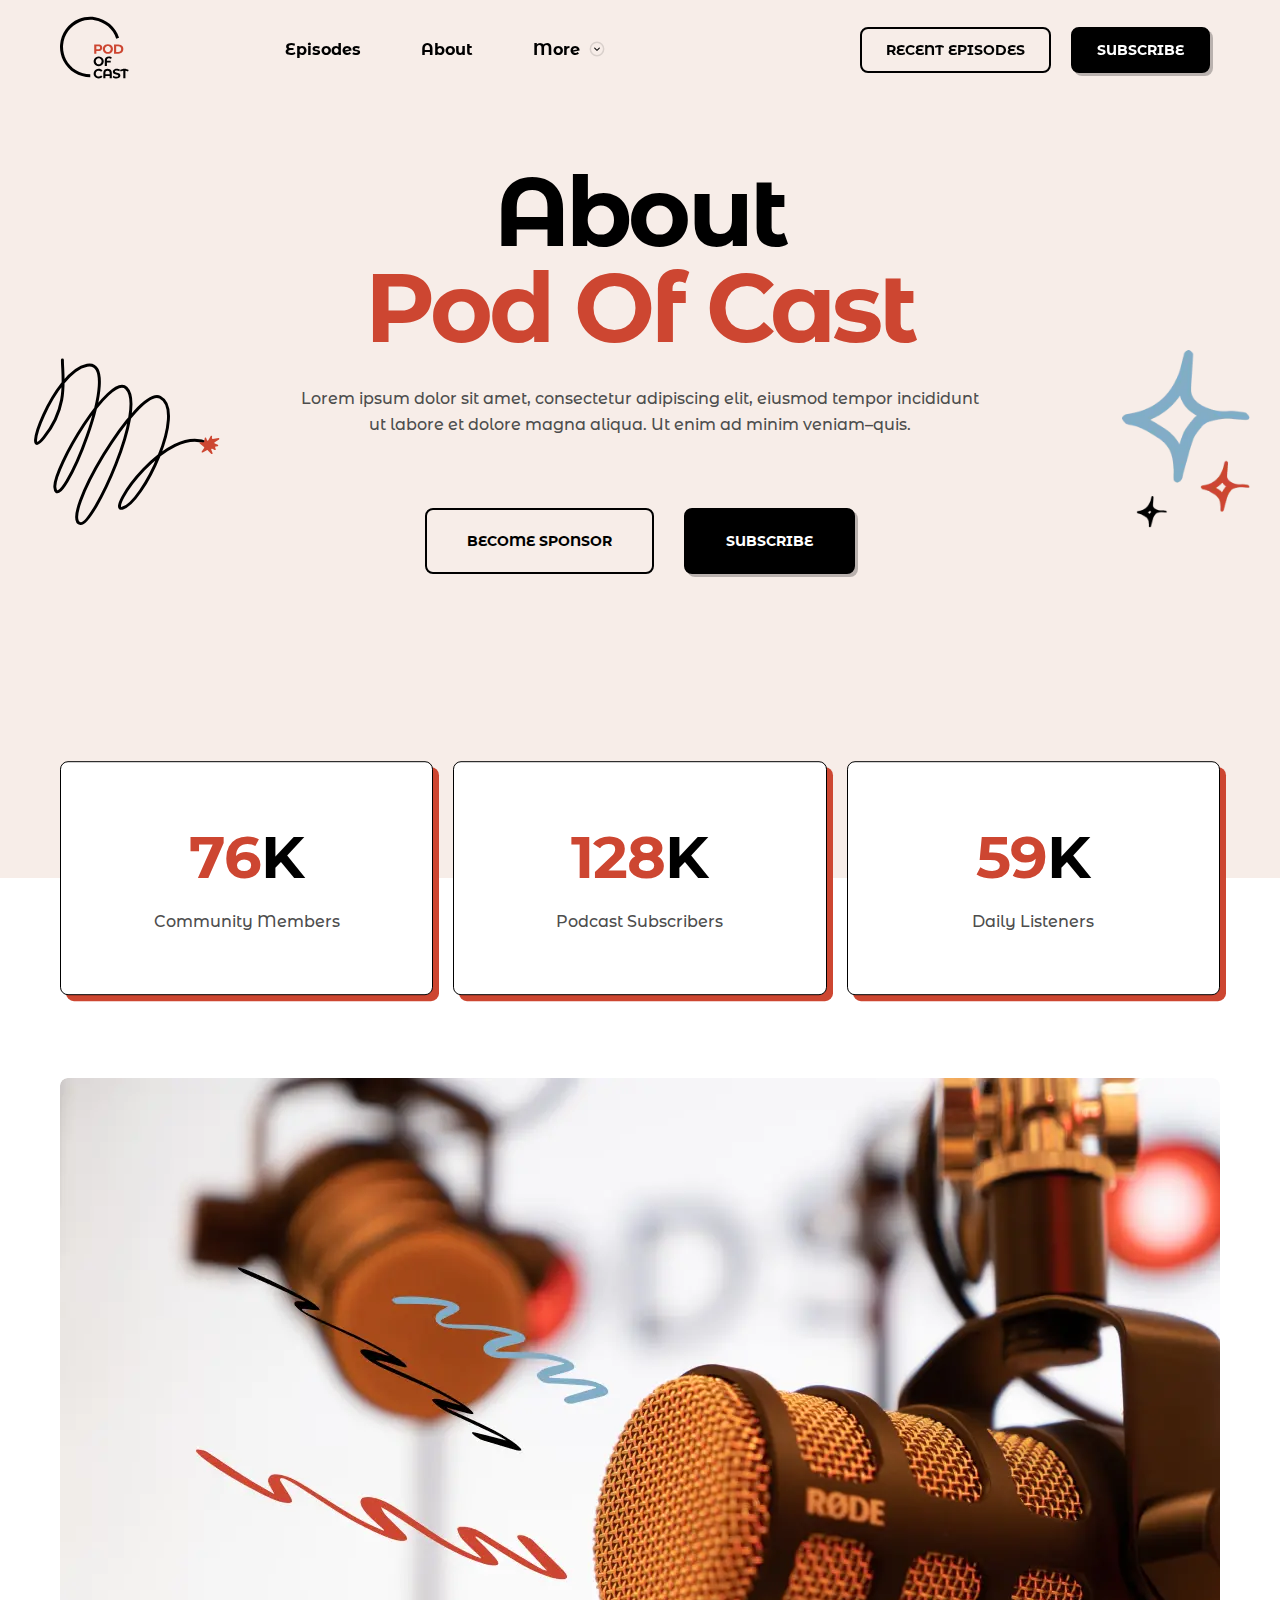
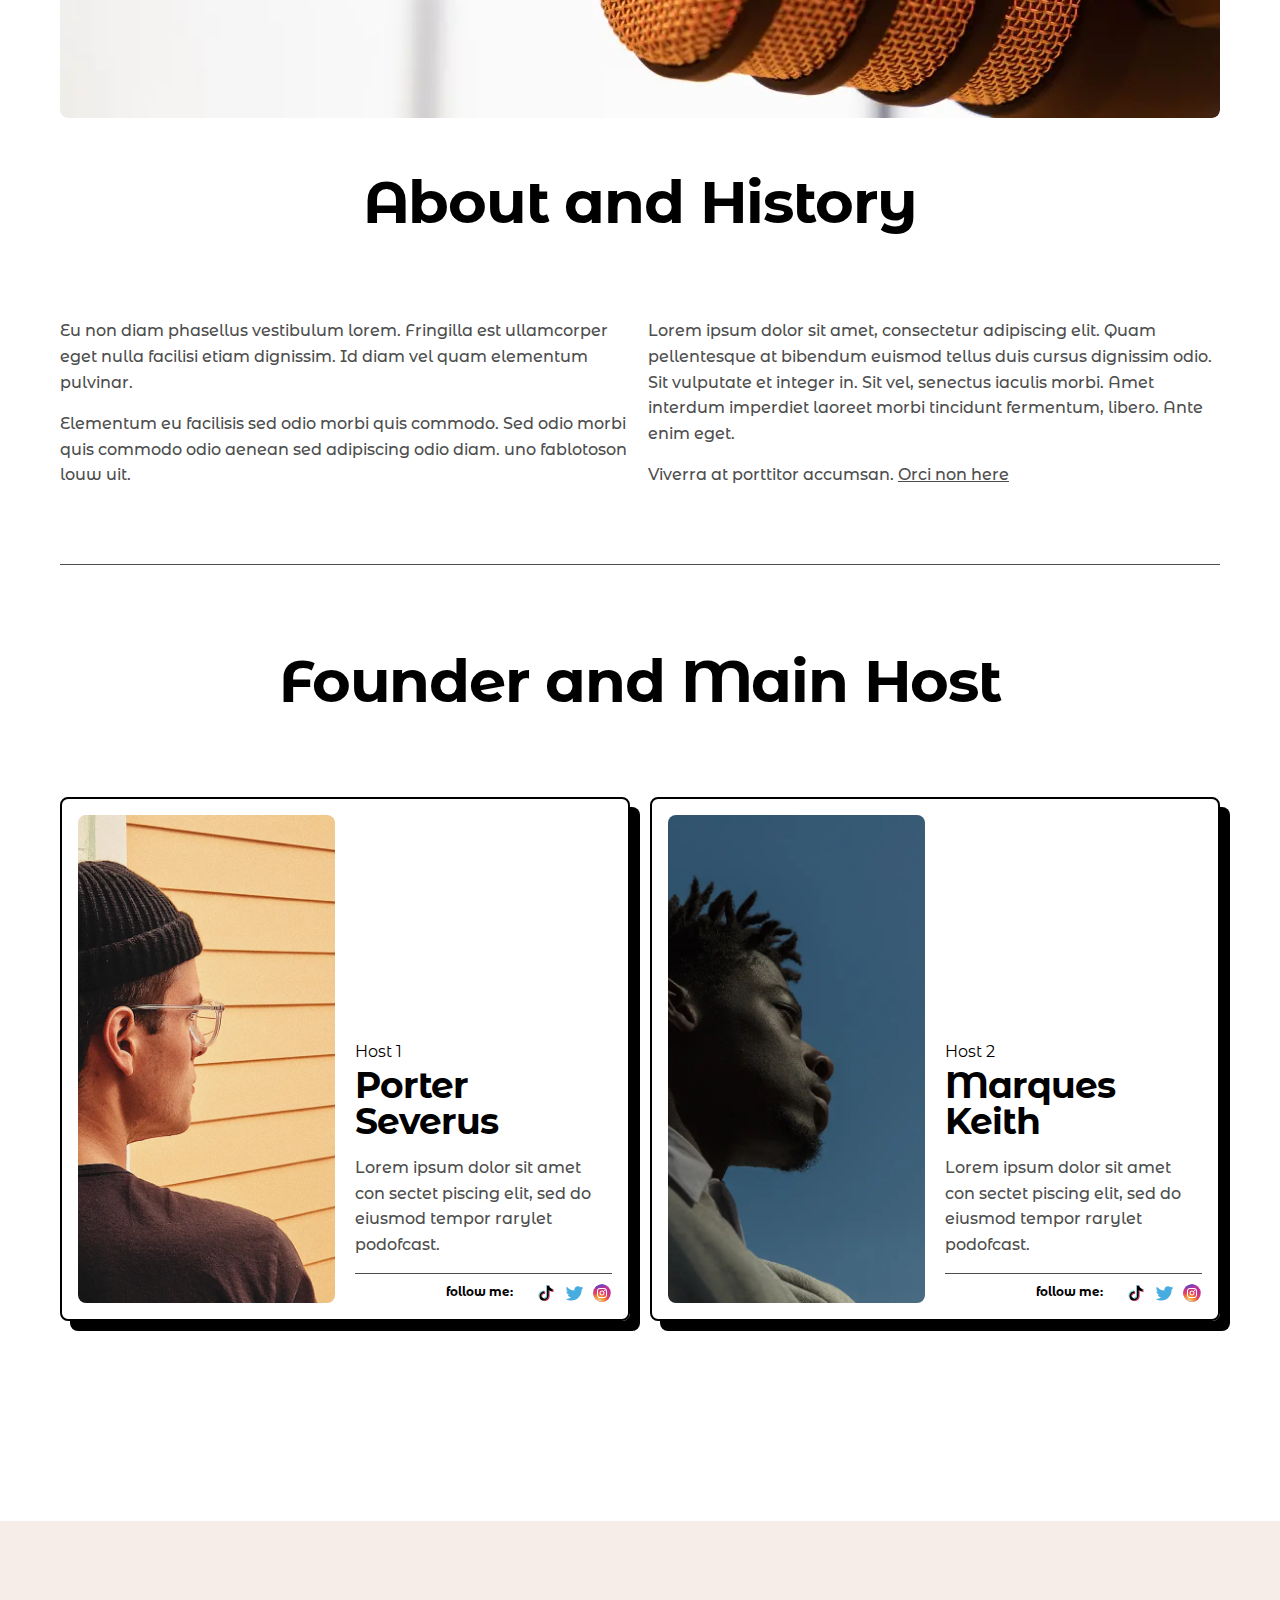
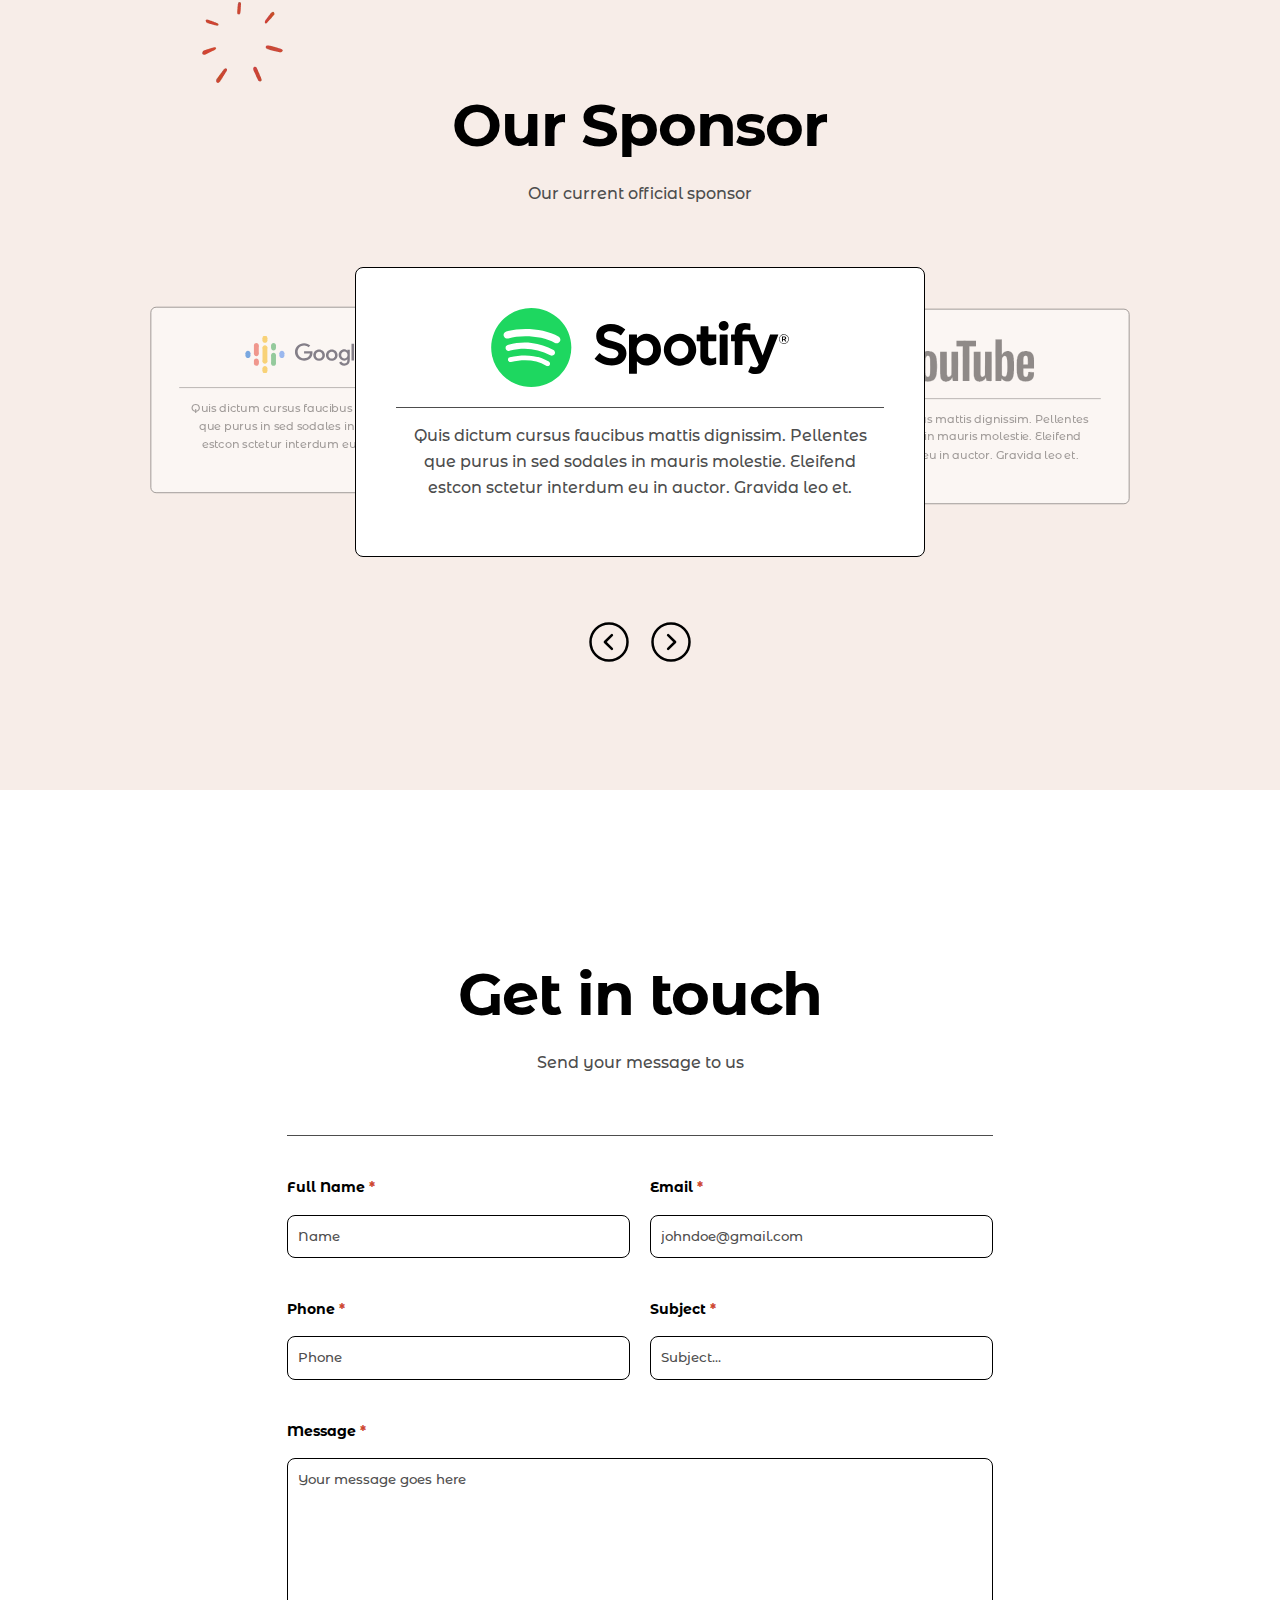
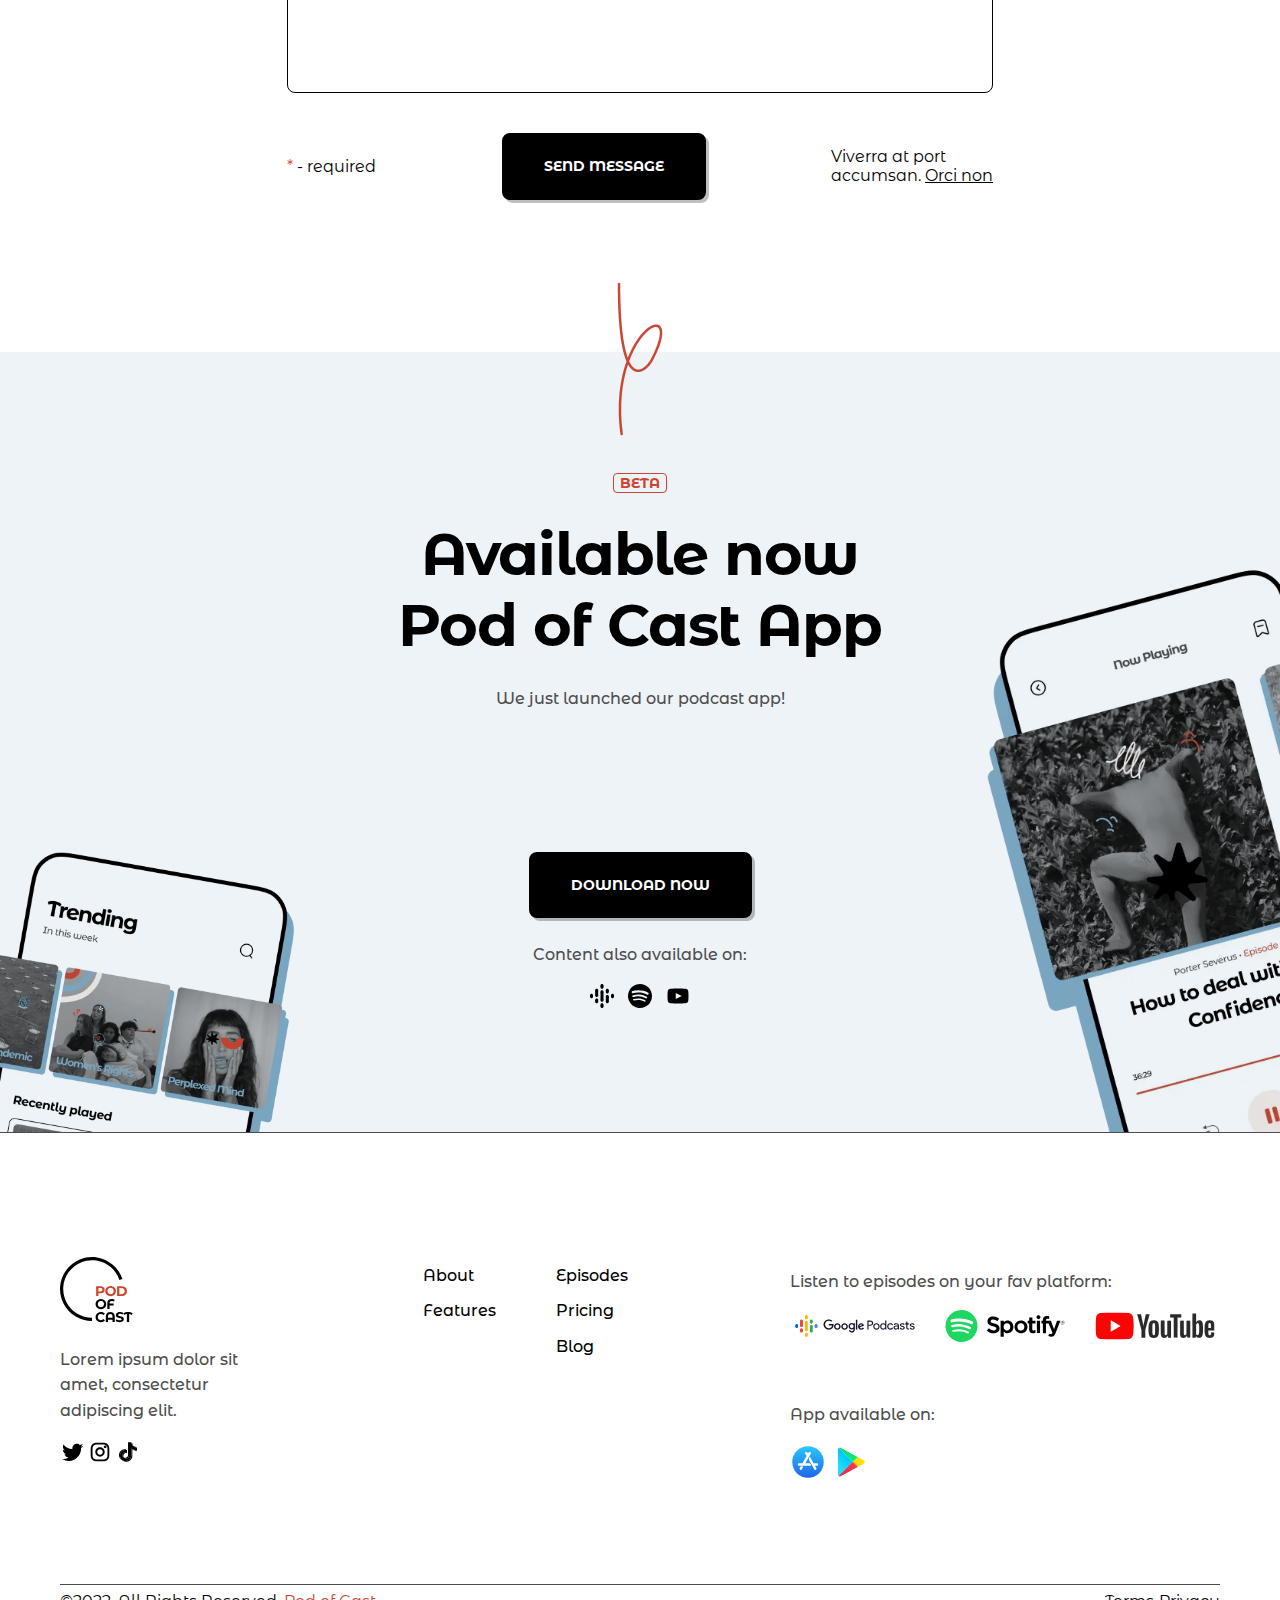
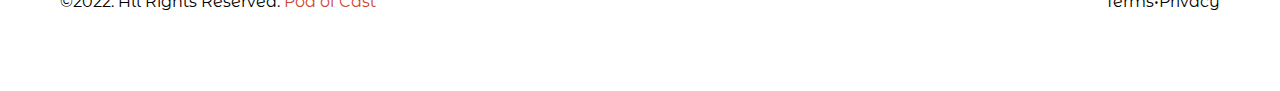
<file: about.html>
<!DOCTYPE html>
<html lang="en">
    <head>
    <meta charset="UTF-8">
    <meta http-equiv="X-UA-Compatible" content="IE=edge">
    <meta name="viewport" content="width=device-width, initial-scale=1.0">
    <link rel="stylesheet" href="./css/style.min.css?_v=20231207144634">
    <link rel="shortcut icon" href="img/icons/logo-header.svg" type="image/x-icon">
    <title>About</title>
</head>
    <body class="body">
        <div class="wrapper">
            <header class="header">
    <div class="container">
        <nav class="nav-full">
            <ul class="nav-full__ul">
                <li class="nav-full__logo">
                    <a href="index.html">
                        <svg class="main-logo nav-full__main-logo" width="74" height="74" viewBox="0 0 74 74" fill="none" xmlns="http://www.w3.org/2000/svg">
                            <g clip-path="url(#clip0_301_54)">
                                <path d="M32 68C26.0985 68 20.3119 66.368 15.28 63.2845C10.2482 60.2009 6.16702 55.786 3.48779 50.5277C0.808558 45.2694 -0.364381 39.3726 0.098643 33.4893C0.561671 27.606 2.64263 21.9653 6.11145 17.1909C9.58028 12.4164 14.3018 8.69427 19.7541 6.43585C25.2064 4.17744 31.177 3.47077 37.0059 4.39397C42.8348 5.31717 48.2948 7.83428 52.7823 11.667C57.2699 15.4997 60.6101 20.4988 62.4338 26.1115L59.3904 27.1003C57.7491 22.0489 54.7429 17.5498 50.7041 14.1003C46.6653 10.6509 41.7513 8.38546 36.5053 7.55457C31.2593 6.72369 25.8858 7.3597 20.9787 9.39227C16.0717 11.4248 11.8222 14.7748 8.70031 19.0718C5.57837 23.3688 3.7055 28.4454 3.28878 33.7404C2.87205 39.0354 3.9277 44.3425 6.33901 49.0749C8.75032 53.8074 12.4234 57.7809 16.952 60.556C21.4807 63.3312 26.6886 64.8 32 64.8L32 68Z" fill="black"/>
                                <path d="M40.404 33.2C41.272 33.2 42.0233 33.3447 42.658 33.634C43.302 33.9233 43.7967 34.334 44.142 34.866C44.4873 35.398 44.66 36.028 44.66 36.756C44.66 37.4747 44.4873 38.1047 44.142 38.646C43.7967 39.178 43.302 39.5887 42.658 39.878C42.0233 40.158 41.272 40.298 40.404 40.298H38.43V43H36.162V33.2H40.404ZM40.278 38.45C40.9593 38.45 41.4773 38.3053 41.832 38.016C42.1867 37.7173 42.364 37.2973 42.364 36.756C42.364 36.2053 42.1867 35.7853 41.832 35.496C41.4773 35.1973 40.9593 35.048 40.278 35.048H38.43V38.45H40.278ZM50.6019 43.168C49.5846 43.168 48.6652 42.9487 47.8439 42.51C47.0319 42.0713 46.3926 41.4693 45.9259 40.704C45.4686 39.9293 45.2399 39.0613 45.2399 38.1C45.2399 37.1387 45.4686 36.2753 45.9259 35.51C46.3926 34.7353 47.0319 34.1287 47.8439 33.69C48.6652 33.2513 49.5846 33.032 50.6019 33.032C51.6192 33.032 52.5339 33.2513 53.3459 33.69C54.1579 34.1287 54.7972 34.7353 55.2639 35.51C55.7306 36.2753 55.9639 37.1387 55.9639 38.1C55.9639 39.0613 55.7306 39.9293 55.2639 40.704C54.7972 41.4693 54.1579 42.0713 53.3459 42.51C52.5339 42.9487 51.6192 43.168 50.6019 43.168ZM50.6019 41.236C51.1806 41.236 51.7032 41.1053 52.1699 40.844C52.6366 40.5733 53.0006 40.2 53.2619 39.724C53.5326 39.248 53.6679 38.7067 53.6679 38.1C53.6679 37.4933 53.5326 36.952 53.2619 36.476C53.0006 36 52.6366 35.6313 52.1699 35.37C51.7032 35.0993 51.1806 34.964 50.6019 34.964C50.0232 34.964 49.5006 35.0993 49.0339 35.37C48.5672 35.6313 48.1986 36 47.9279 36.476C47.6666 36.952 47.5359 37.4933 47.5359 38.1C47.5359 38.7067 47.6666 39.248 47.9279 39.724C48.1986 40.2 48.5672 40.5733 49.0339 40.844C49.5006 41.1053 50.0232 41.236 50.6019 41.236ZM57.1084 33.2H61.5604C62.6244 33.2 63.5624 33.4053 64.3744 33.816C65.1957 34.2173 65.8304 34.7867 66.2784 35.524C66.7357 36.2613 66.9644 37.12 66.9644 38.1C66.9644 39.08 66.7357 39.9387 66.2784 40.676C65.8304 41.4133 65.1957 41.9873 64.3744 42.398C63.5624 42.7993 62.6244 43 61.5604 43H57.1084V33.2ZM61.4484 41.138C62.4284 41.138 63.2077 40.8673 63.7864 40.326C64.3744 39.7753 64.6684 39.0333 64.6684 38.1C64.6684 37.1667 64.3744 36.4293 63.7864 35.888C63.2077 35.3373 62.4284 35.062 61.4484 35.062H59.3764V41.138H61.4484Z" fill="#CD4631"/>
                                <path d="M40.908 56.168C39.8907 56.168 38.9713 55.9487 38.15 55.51C37.338 55.0713 36.6987 54.4693 36.232 53.704C35.7747 52.9293 35.546 52.0613 35.546 51.1C35.546 50.1387 35.7747 49.2753 36.232 48.51C36.6987 47.7353 37.338 47.1287 38.15 46.69C38.9713 46.2513 39.8907 46.032 40.908 46.032C41.9253 46.032 42.84 46.2513 43.652 46.69C44.464 47.1287 45.1033 47.7353 45.57 48.51C46.0367 49.2753 46.27 50.1387 46.27 51.1C46.27 52.0613 46.0367 52.9293 45.57 53.704C45.1033 54.4693 44.464 55.0713 43.652 55.51C42.84 55.9487 41.9253 56.168 40.908 56.168ZM40.908 54.236C41.4867 54.236 42.0093 54.1053 42.476 53.844C42.9427 53.5733 43.3067 53.2 43.568 52.724C43.8387 52.248 43.974 51.7067 43.974 51.1C43.974 50.4933 43.8387 49.952 43.568 49.476C43.3067 49 42.9427 48.6313 42.476 48.37C42.0093 48.0993 41.4867 47.964 40.908 47.964C40.3293 47.964 39.8067 48.0993 39.34 48.37C38.8733 48.6313 38.5047 49 38.234 49.476C37.9727 49.952 37.842 50.4933 37.842 51.1C37.842 51.7067 37.9727 52.248 38.234 52.724C38.5047 53.2 38.8733 53.5733 39.34 53.844C39.8067 54.1053 40.3293 54.236 40.908 54.236ZM51.9785 47.964C51.1945 47.964 50.6018 48.1367 50.2005 48.482C49.7992 48.818 49.5985 49.3267 49.5985 50.008V50.61H53.6305V52.43H49.5985V56H47.3305V50.022C47.3305 48.762 47.7225 47.782 48.5065 47.082C49.2998 46.382 50.4058 46.032 51.8245 46.032C52.3845 46.032 52.9118 46.0927 53.4065 46.214C53.9012 46.326 54.3305 46.494 54.6945 46.718L53.9945 48.51C53.4345 48.146 52.7625 47.964 51.9785 47.964ZM40.852 69.168C39.8533 69.168 38.948 68.9533 38.136 68.524C37.3333 68.0853 36.6987 67.4833 36.232 66.718C35.7747 65.9433 35.546 65.0707 35.546 64.1C35.546 63.1293 35.7747 62.2613 36.232 61.496C36.6987 60.7213 37.3333 60.1193 38.136 59.69C38.948 59.2513 39.858 59.032 40.866 59.032C41.7153 59.032 42.4807 59.1813 43.162 59.48C43.8527 59.7787 44.4313 60.208 44.898 60.768L43.442 62.112C42.7793 61.3467 41.958 60.964 40.978 60.964C40.3713 60.964 39.83 61.0993 39.354 61.37C38.878 61.6313 38.5047 62 38.234 62.476C37.9727 62.952 37.842 63.4933 37.842 64.1C37.842 64.7067 37.9727 65.248 38.234 65.724C38.5047 66.2 38.878 66.5733 39.354 66.844C39.83 67.1053 40.3713 67.236 40.978 67.236C41.958 67.236 42.7793 66.8487 43.442 66.074L44.898 67.418C44.4313 67.9873 43.8527 68.4213 43.162 68.72C42.4713 69.0187 41.7013 69.168 40.852 69.168ZM50.2796 59.032C51.1849 59.032 51.9736 59.2093 52.6456 59.564C53.3176 59.9187 53.8402 60.4413 54.2136 61.132C54.5869 61.8227 54.7736 62.658 54.7736 63.638V69H52.5056V66.648H48.0256V69H45.7856V63.638C45.7856 62.658 45.9722 61.8227 46.3456 61.132C46.7189 60.4413 47.2416 59.9187 47.9136 59.564C48.5856 59.2093 49.3742 59.032 50.2796 59.032ZM52.5056 64.828V63.428C52.5056 62.616 52.3049 62.0047 51.9036 61.594C51.5022 61.174 50.9562 60.964 50.2656 60.964C49.5656 60.964 49.0149 61.174 48.6136 61.594C48.2216 62.0047 48.0256 62.616 48.0256 63.428V64.828H52.5056ZM59.6722 69.168C58.8975 69.168 58.1462 69.0653 57.4182 68.86C56.6995 68.6453 56.1208 68.37 55.6822 68.034L56.4522 66.326C56.8722 66.634 57.3715 66.8813 57.9502 67.068C58.5288 67.2547 59.1075 67.348 59.6862 67.348C60.3302 67.348 60.8062 67.2547 61.1142 67.068C61.4222 66.872 61.5762 66.6153 61.5762 66.298C61.5762 66.0647 61.4828 65.8733 61.2962 65.724C61.1188 65.5653 60.8855 65.4393 60.5962 65.346C60.3162 65.2527 59.9335 65.15 59.4482 65.038C58.7015 64.8607 58.0902 64.6833 57.6142 64.506C57.1382 64.3287 56.7275 64.044 56.3822 63.652C56.0462 63.26 55.8782 62.7373 55.8782 62.084C55.8782 61.5147 56.0322 61.0013 56.3402 60.544C56.6482 60.0773 57.1102 59.7087 57.7262 59.438C58.3515 59.1673 59.1122 59.032 60.0082 59.032C60.6335 59.032 61.2448 59.1067 61.8422 59.256C62.4395 59.4053 62.9622 59.62 63.4102 59.9L62.7102 61.622C61.8048 61.1087 60.8995 60.852 59.9942 60.852C59.3595 60.852 58.8882 60.9547 58.5802 61.16C58.2815 61.3653 58.1322 61.636 58.1322 61.972C58.1322 62.308 58.3048 62.56 58.6502 62.728C59.0048 62.8867 59.5415 63.0453 60.2602 63.204C61.0068 63.3813 61.6182 63.5587 62.0942 63.736C62.5702 63.9133 62.9762 64.1933 63.3122 64.576C63.6575 64.9587 63.8302 65.4767 63.8302 66.13C63.8302 66.69 63.6715 67.2033 63.3542 67.67C63.0462 68.1273 62.5795 68.4913 61.9542 68.762C61.3288 69.0327 60.5682 69.168 59.6722 69.168ZM71.8642 61.944C71.0242 61.4587 70.1235 61.146 69.1622 61.006V69H66.8942V61.006C65.9329 61.146 65.0275 61.4587 64.1782 61.944L63.4082 60.25C64.0802 59.8487 64.8082 59.5453 65.5922 59.34C66.3762 59.1347 67.1835 59.032 68.0142 59.032C68.8542 59.032 69.6662 59.1347 70.4502 59.34C71.2435 59.5453 71.9715 59.8487 72.6342 60.25L71.8642 61.944Z" fill="black"/>
                            </g>
                            <defs>
                                <clipPath id="clip0_301_54">
                                    <rect width="74" height="74" fill="white"/>
                                </clipPath>
                            </defs>
                        </svg>
                    </a>
                </li>
                <li class="nav-full__li-menu"><a href="./episodes.html">Episodes</a></li>
                <li class="nav-full__li-menu"><a href="./about.html">About</a></li>
                <li class="nav-full__li-menu more">
                    More
                    <svg width="16" height="16" viewBox="0 0 16 16" fill="none" xmlns="http://www.w3.org/2000/svg">
                        <path opacity="0.3" d="M14.6668 7.99992C14.6668 11.6766 11.6761 14.6666 8.0001 14.6666C4.3241 14.6666 1.33344 11.6766 1.33344 7.99992C1.33344 4.32392 4.3241 1.33325 8.0001 1.33325C11.6761 1.33325 14.6668 4.32392 14.6668 7.99992" stroke="black" stroke-opacity="0.4" stroke-width="1.5"/>
                        <path d="M10.8139 7.0384C10.8139 7.16574 10.7653 7.29374 10.6679 7.39107L8.35459 9.71574C8.26059 9.80974 8.13326 9.8624 7.99993 9.8624C7.86726 9.8624 7.73993 9.80974 7.64593 9.71574L5.33126 7.39107C5.13659 7.19574 5.13659 6.87974 5.33259 6.6844C5.52859 6.48974 5.84526 6.4904 6.03993 6.68574L7.99993 8.6544L9.95993 6.68574C10.1546 6.4904 10.4706 6.48974 10.6666 6.6844C10.7653 6.78174 10.8139 6.9104 10.8139 7.0384Z" fill="black"/>
                    </svg>
                    <ul class="nav-full__more-window">
                        <li class="nav-full__more-li"><a href="./articles.html">Articles and News</a></li>
                        <li class="nav-full__more-li"><a href="./Doodle_artwork_101.html">Doodle artwork 101</a></li>
                    </ul>
                </li>
                <li class="nav-full__li"><a class="button button_transparent" href="episodes.html#latest">recent episodes</a></li>
                <li class="nav-full__li"><a href="./index.html#sponsor" class="button button_filled button_shadow">subscribe</a></li>
                <li class="nav-full__mob-menu-button"></li>
            </ul>
        </nav>
        <nav class="nav-mob">
            <ul class="nav-mob__ul">
                <li class="nav-mob__close-button"></li>
                <li class="nav-mob__li-menu"><a href="./episodes.html">Episodes</a></li>
                <li class="nav-mob__li-menu"><a href="./about.html">About</a></li>
                <li class="nav-mob__li-menu"><a href="./articles.html">Articles and News</a></li>
                <li class="nav-mob__li-menu"><a href="./Doodle_artwork_101.html">Doodle artwork 101</a></li>
            </ul>
        </nav>
    </div>
</header>
            <main class="main" id="main">
                <section class="hero about__hero">
                    <div class="container">
                        <div class="hero__content">
                            <h1 class="title hero__title">About<br><span class="accent-color-text">Pod Of Cast</span></h1>
                            <p class="parag hero__parag">
                                Lorem ipsum dolor sit amet, consectetur adipiscing elit,  eiusmod tempor incididunt <br> ut labore et dolore magna aliqua. Ut enim ad minim veniam–quis.
                            </p>
                            <div class="hero__buttons">
                                <a href="./index.html#sponsor" class="button hero__button button_transparent button_big">become sponsor</a>
                                <a href="./index.html#sponsor" class="button hero__button button_filled button_big button_shadow">subscribe</a>
                            </div>
                            <div class="hero__stat-cards">
                                <div class="hero__stat-card">
                                    <h2 class="hero__stat-number"><span class="accent-color-text">76</span>K</h2>
                                    <p class="parag hero__stat-parag">Community Members</p>
                                </div>
                                <div class="hero__stat-card">
                                    <h2 class="hero__stat-number"><span class="accent-color-text">128</span>K</h2>
                                    <p class="parag hero__stat-parag">Podcast Subscribers</p>
                                </div>
                                <div class="hero__stat-card">
                                    <h2 class="hero__stat-number"><span class="accent-color-text">59</span>K</h2>
                                    <p class="parag hero__stat-parag">Daily Listeners</p>
                                </div>
                            </div>
                        </div>
                    </div>
                </section>
                <section class="history">
                    <div class="container">
                        <div class="history__content">
                            <div class="history__img"></div>
                            <h2 class="title history__title">About and History</h2>
                            <div class="history__text">
                                <p class="parag history__parag">
                                    Eu non diam phasellus vestibulum lorem. Fringilla est ullamcorper eget nulla facilisi etiam dignissim. Id diam vel quam elementum pulvinar.
                                </p>
                                <p class="parag history__parag">
                                    Elementum eu facilisis sed odio morbi quis commodo. Sed odio morbi quis commodo odio aenean sed adipiscing odio diam. uno fablotoson louw uit.                                </p>
                                <p class="parag history__parag">
                                    Lorem ipsum dolor sit amet, consectetur adipiscing elit. Quam pellentesque at bibendum euismod tellus duis cursus dignissim odio. Sit vulputate et integer in. Sit vel, senectus iaculis morbi. Amet interdum imperdiet laoreet morbi tincidunt fermentum, libero. Ante enim eget.                                </p>
                                <p class="parag history__parag">
                                    Viverra at porttitor accumsan. <a href="" class="inline-link">Orci non here</a>                                </p>
                            </div>
                        </div>
                        <hr>
                    </div>
                </section>
                <section class="founders">
                    <div class="container">
                        <div class="founders__content">
                            <h2 class="title founders__title">Founder and Main Host</h2>
                            <div class="founders__cards">
                                <div class="founders__card">
                                    <div class="founders__img founders__img_1"></div>
                                    <div class="founders__card-text">
                                        <span>Host 1</span>
                                        <h3 class="founders__name">Porter <br>Severus</h3>
                                        <p class="parag founders__discr">
                                            Lorem ipsum dolor sit amet con sectet piscing elit, sed do eiusmod tempor rarylet podofcast.
                                        </p>
                                        <hr>
                                        <div class="founders__card-footer">
                                            <span>
                                                follow me:
                                                <img src="img/socials/tiktok-color.svg" alt="">
                                                <img src="img/socials/twitter-color.svg" alt="">
                                                <img src="img/socials/instagram-color.svg" alt="">
                                            </span>
                                        </div>
                                    </div>
                                </div>
                                <div class="founders__card">
                                    <div class="founders__img founders__img_2"></div>
                                    <div class="founders__card-text">
                                        <span>Host 2</span>
                                        <h3 class="founders__name">Marques <br>Keith</h3>
                                        <p class="parag founders__discr">
                                            Lorem ipsum dolor sit amet con sectet piscing elit, sed do eiusmod tempor rarylet podofcast.
                                        </p>
                                        <hr>
                                        <div class="founders__card-footer">
                                            <span>
                                                follow me:
                                                <img src="img/socials/tiktok-color.svg" alt="">
                                                <img src="img/socials/twitter-color.svg" alt="">
                                                <img src="img/socials/instagram-color.svg" alt="">
                                            </span>
                                        </div>
                                    </div>
                                </div>
                            </div>
                        </div>
                    </div>
                </section>
                <section class="our-sponsors">
                    <div class="container">
                        <div class="our-sponsors__content">
                            <h2 class="title our-sponsors__title"><picture><source srcset="img/decor/Sparkle.webp" type="image/webp"><img class="decor our-sponsors__title-decor" src="img/decor/Sparkle.png" alt=""></picture>Our Sponsor</h2>
                            <p class="parag our-sponsors__parag">Our current official sponsor</p>
                            <div class="our-sponsors__cards">
                                <div class="card our-sponsors__card prev-card">
                                    <img src="img/logos/Google Podcast.svg" alt="">
                                    <hr>
                                    <p class="parag our-sponsors__parag">
                                        Quis dictum cursus faucibus mattis dignissim. Pellentes que purus in sed sodales in mauris molestie. Eleifend estcon sctetur interdum eu in auctor. Gravida leo et.
                                    </p>
                                </div>
                                <div class="card our-sponsors__card active-card">
                                    <img src="img/logos/Spotify.svg" alt="">
                                    <hr>
                                    <p class="parag our-sponsors__parag">
                                        Quis dictum cursus faucibus mattis dignissim. Pellentes que purus in sed sodales in mauris molestie. Eleifend estcon sctetur interdum eu in auctor. Gravida leo et.
                                    </p>
                                </div>
                                <div class="card our-sponsors__card next-card">
                                    <img src="img/logos/Youtube.svg" alt="">
                                    <hr>
                                    <p class="parag our-sponsors__parag">
                                        Quis dictum cursus faucibus mattis dignissim. Pellentes que purus in sed sodales in mauris molestie. Eleifend estcon sctetur interdum eu in auctor. Gravida leo et.
                                    </p>
                                </div>
                            </div>  
                            <div class="our-sponsors__controls">
                                <svg class="our-sponsors__control-prev" xmlns="http://www.w3.org/2000/svg" width="48" height="48" viewBox="0 0 48 48" fill="none">
                                    <path fill-rule="evenodd" clip-rule="evenodd" d="M24 5.50049C13.784 5.50049 5.5 13.7825 5.5 24.0005C5.5 34.2165 13.784 42.5005 24 42.5005C34.216 42.5005 42.5 34.2165 42.5 24.0005C42.5 13.7825 34.216 5.50049 24 5.50049Z" stroke="black" stroke-width="2.5" stroke-linecap="round" stroke-linejoin="round"/>
                                    <path d="M26.8847 17.0581L19.9127 24.0001L26.8847 30.9421" stroke="black" stroke-width="2.5" stroke-linecap="round" stroke-linejoin="round"/>
                                </svg>
                                <svg class="our-sponsors__control-next" xmlns="http://www.w3.org/2000/svg" width="48" height="48" viewBox="0 0 48 48" fill="none">
                                    <path fill-rule="evenodd" clip-rule="evenodd" d="M24 42.4996C34.216 42.4996 42.5 34.2176 42.5 23.9996C42.5 13.7836 34.216 5.49963 24 5.49963C13.784 5.49963 5.5 13.7836 5.5 23.9996C5.5 34.2176 13.784 42.4996 24 42.4996Z" stroke="#CD4631" stroke-width="2.5" stroke-linecap="round" stroke-linejoin="round"/>
                                    <path d="M21.1153 30.942L28.0873 24L21.1153 17.058" stroke="#CD4631" stroke-width="2.5" stroke-linecap="round" stroke-linejoin="round"/>
                                </svg>
                            </div>
                        </div>
                    </div>
                </section>
                <section class="get-in-touch">
                    <div class="container_small">
                        <div class="get-in-touch__content">
                            <h2 class="title get-in-touch__title">Get in touch</h2>
                            <p class="parag get-in-touch__parag">Send your message to us</p>
                            <hr>
                            <form action="" method="get" class="get-in-touch__form">
                                <label for="full-name">Full Name <span class="accent-color-text">*</span></label>
                                <input type="text" name="full-name" id="full-name" placeholder="Name" required>
                                <label for="phone">Phone <span class="accent-color-text">*</span></label>
                                <input type="tel" name="phone" id="phone" placeholder="Phone" autocomplete="on" required>
                                <label for="email">Email <span class="accent-color-text">*</span></label>
                                <input type="email" name="email" id="email" placeholder="johndoe@gmail.com" autocomplete="on" required>
                                <label for="subject">Subject <span class="accent-color-text">*</span></label>
                                <input type="text" name="subject" id="subject" placeholder="Subject..." required>
                                <label for="message">Message <span class="accent-color-text">*</span></label>
                                <textarea name="message" id="message" cols="30" rows="10" placeholder="Your message goes here" style="resize: none;" required></textarea>
                                <div class="get-in-touch__form-footer">
                                    <span><span class="accent-color-text">*</span> - required</span>
                                    <input class="button button_big button_filled button_shadow" type="submit" value="send message" id="submit">
                                    <span>Viverra at port <br> accumsan. <a href="./img/albums/cover-1.png" class="inline-link" download>Orci non</a></span>
                                </div>
                            </form>
                        </div>
                    </div>
                </section>
            </main>
            <footer class="footer">
    <section class="footer__upside">
        <div class="container">
            <div class="footer__content">
                <span class="beta">beta</span>
                <h2 class="title footer__title">Available now <br> Pod of Cast App</h2>
                <p class="parag footer__parag">We just launched our podcast app!</p>
                <a href="https://play.google.com/store/games?gl=TR&utm_source=emea_Med&utm_medium=hasem&utm_content=Nov2020&utm_campaign=Evergreen&pcampaignid=MKT-EDR-emea-tr-1001280-Med-hasem-py-Evergreen-Nov2020-Text_Search_BKWS%7CONSEM_kwid_43700077627394926&gclid=Cj0KCQiA67CrBhC1ARIsACKAa8QkVPkqCumzsvDin7uBuBY0u85b76KrZTIkf5wjy3q39T2uhYoHN08aAuzlEALw_wcB&gclsrc=aw.ds&pli=1" class="button button_filled button_big button_shadow footer__button">DOWNLOAD NOW</a>
                <p class="parag footer__parag">Content also available on:</p>
                <div class="album__platforms">
                    <a href="https://podcasts.google.com/">
                        <svg class="google-podcasts album__google-podcasts" xmlns="http://www.w3.org/2000/svg" width="24" height="24" viewBox="0 0 24 24" fill="none">
                            <g clip-path="url(#clip0_301_163)">
                                <path d="M10.5 7.63647V11.2733V12.727V16.3638H13.5001V12.727V11.2733V7.63647H10.5Z" fill="white"/>
                                <path d="M1.50002 12.682C2.32845 12.682 3.00003 12.0104 3.00003 11.182C3.00003 10.3536 2.32845 9.68201 1.50002 9.68201C0.671581 9.68201 0 10.3536 0 11.182C0 12.0104 0.671581 12.682 1.50002 12.682Z" fill="white"/>
                                <path d="M1.50002 14.318C2.32845 14.318 3.00003 13.6464 3.00003 12.818C3.00003 11.9896 2.32845 11.318 1.50002 11.318C0.671581 11.318 0 11.9896 0 12.818C0 13.6464 0.671581 14.318 1.50002 14.318Z" fill="white"/>
                                <path d="M3.00003 11.182H0V12.8184H3.00003V11.182Z" fill="white"/>
                                <path d="M22.5 14.318C23.3285 14.318 24 13.6464 24 12.818C24 11.9896 23.3285 11.318 22.5 11.318C21.6716 11.318 21 11.9896 21 12.818C21 13.6464 21.6716 14.318 22.5 14.318Z" fill="white"/>
                                <path d="M22.5 12.682C23.3285 12.682 24 12.0104 24 11.182C24 10.3536 23.3285 9.68201 22.5 9.68201C21.6716 9.68201 21 10.3536 21 11.182C21 12.0104 21.6716 12.682 22.5 12.682Z" fill="white"/>
                                <path d="M21 12.8184H24V11.182H21V12.8184Z" fill="white"/>
                                <path d="M6.68153 17.5911C7.50994 17.5911 8.18153 16.9195 8.18153 16.0911C8.18153 15.2626 7.50994 14.5911 6.68153 14.5911C5.85309 14.5911 5.18152 15.2626 5.18152 16.0911C5.18152 16.9195 5.85309 17.5911 6.68153 17.5911Z" fill="white"/>
                                <path d="M6.68153 19.2276C7.50994 19.2276 8.18153 18.5561 8.18153 17.7276C8.18153 16.8992 7.50994 16.2275 6.68153 16.2275C5.85309 16.2275 5.18152 16.8992 5.18152 17.7276C5.18152 18.5561 5.85309 19.2276 6.68153 19.2276Z" fill="white"/>
                                <path d="M8.18153 16.0911H5.18152V17.7274H8.18153V16.0911Z" fill="white"/>
                                <path d="M6.68153 7.77245C7.50994 7.77245 8.18153 7.10088 8.18153 6.27247C8.18153 5.44404 7.50994 4.77246 6.68153 4.77246C5.85309 4.77246 5.18152 5.44404 5.18152 6.27247C5.18152 7.10088 5.85309 7.77245 6.68153 7.77245Z" fill="white"/>
                                <path d="M6.68153 13.0905C7.50994 13.0905 8.18153 12.4189 8.18153 11.5905C8.18153 10.762 7.50994 10.0905 6.68153 10.0905C5.85309 10.0905 5.18152 10.762 5.18152 11.5905C5.18152 12.4189 5.85309 13.0905 6.68153 13.0905Z" fill="white"/>
                                <path d="M8.18153 6.27246H5.18152V11.6248H8.18153V6.27246Z" fill="white"/>
                                <path d="M17.3185 9.40957C18.1469 9.40957 18.8185 8.73799 18.8185 7.90956C18.8185 7.08112 18.1469 6.40955 17.3185 6.40955C16.4901 6.40955 15.8185 7.08112 15.8185 7.90956C15.8185 8.73799 16.4901 9.40957 17.3185 9.40957Z" fill="white"/>
                                <path d="M17.3185 7.77245C18.1469 7.77245 18.8185 7.10088 18.8185 6.27247C18.8185 5.44404 18.1469 4.77246 17.3185 4.77246C16.4901 4.77246 15.8185 5.44404 15.8185 6.27247C15.8185 7.10088 16.4901 7.77245 17.3185 7.77245Z" fill="white"/>
                                <path d="M15.8179 7.90882H18.818V6.27246H15.8179V7.90882Z" fill="white"/>
                                <path d="M12 4.63649C12.8285 4.63649 13.5001 3.96492 13.5001 3.13648C13.5001 2.30805 12.8285 1.63647 12 1.63647C11.1716 1.63647 10.5 2.30805 10.5 3.13648C10.5 3.96492 11.1716 4.63649 12 4.63649Z" fill="white"/>
                                <path d="M12 3.00001C12.8285 3.00001 13.5001 2.32844 13.5001 1.50001C13.5001 0.671577 12.8285 0 12 0C11.1716 0 10.5 0.671577 10.5 1.50001C10.5 2.32844 11.1716 3.00001 12 3.00001Z" fill="white"/>
                                <path d="M10.5 3.13638H13.5001V1.5H10.5V3.13638Z" fill="white"/>
                                <path d="M12 24C12.8285 24 13.5001 23.3284 13.5001 22.5C13.5001 21.6716 12.8285 21 12 21C11.1716 21 10.5 21.6716 10.5 22.5C10.5 23.3284 11.1716 24 12 24Z" fill="white"/>
                                <path d="M12 22.364C12.8285 22.364 13.5001 21.6925 13.5001 20.864C13.5001 20.0356 12.8285 19.364 12 19.364C11.1716 19.364 10.5 20.0356 10.5 20.864C10.5 21.6925 11.1716 22.364 12 22.364Z" fill="white"/>
                                <path d="M10.5 22.5004H13.5001V20.864H10.5V22.5004Z" fill="white"/>
                                <path d="M17.3185 19.2276C18.1469 19.2276 18.8185 18.5561 18.8185 17.7276C18.8185 16.8992 18.1469 16.2275 17.3185 16.2275C16.4901 16.2275 15.8185 16.8992 15.8185 17.7276C15.8185 18.5561 16.4901 19.2276 17.3185 19.2276Z" fill="white"/>
                                <path d="M17.3185 13.9096C18.1469 13.9096 18.8185 13.238 18.8185 12.4096C18.8185 11.5811 18.1469 10.9095 17.3185 10.9095C16.4901 10.9095 15.8185 11.5811 15.8185 12.4096C15.8185 13.238 16.4901 13.9096 17.3185 13.9096Z" fill="white"/>
                                <path d="M15.8179 17.7272H18.818V12.4089H15.8179V17.7272Z" fill="white"/>
                                <path d="M12 9.13652C12.8285 9.13652 13.5001 8.46488 13.5001 7.63651C13.5001 6.80808 12.8285 6.13647 12 6.13647C11.1716 6.13647 10.5 6.80808 10.5 7.63651C10.5 8.46488 11.1716 9.13652 12 9.13652Z" fill="white"/>
                                <path d="M12 17.864C12.8285 17.864 13.5001 17.1925 13.5001 16.364C13.5001 15.5356 12.8285 14.864 12 14.864C11.1716 14.864 10.5 15.5356 10.5 16.364C10.5 17.1925 11.1716 17.864 12 17.864Z" fill="white"/>
                            </g>
                            <defs>
                            <clipPath id="clip0_301_163">
                                <rect width="24" height="24" fill="white"/>
                            </clipPath>
                            </defs>
                        </svg>
                    </a>
                    <a href="https://open.spotify.com/">
                        <svg class="spotify album__spotify" xmlns="http://www.w3.org/2000/svg" width="24" height="24" viewBox="0 0 24 24" fill="none">
                            <g clip-path="url(#clip0_301_192)">
                                <path d="M12 0C9.62662 0 7.30654 0.70378 5.33313 2.02233C3.35979 3.34094 1.82173 5.21511 0.913423 7.40778C0.00518715 9.60052 -0.232448 12.0133 0.230606 14.3411C0.69359 16.6689 1.83646 18.807 3.51471 20.4853C5.19295 22.1635 7.33118 23.3064 9.65895 23.7694C11.9867 24.2324 14.3995 23.9948 16.5922 23.0865C18.7849 22.1783 20.6591 20.6402 21.9777 18.6668C23.2962 16.6935 24 14.3734 24 12C24 8.81738 22.7357 5.76516 20.4853 3.51474C18.2348 1.26425 15.1826 0 12 0ZM17.5068 17.3057C17.4557 17.3905 17.3883 17.4643 17.3085 17.5228C17.2286 17.5813 17.138 17.6234 17.0417 17.6465C16.9455 17.6697 16.8456 17.6735 16.7479 17.6577C16.6501 17.6419 16.5565 17.6069 16.4725 17.5547C13.6569 15.8308 10.1133 15.4477 5.93776 16.3959C5.84275 16.4185 5.74425 16.4221 5.64784 16.4064C5.5515 16.3906 5.45914 16.3559 5.37635 16.3043C5.29348 16.2526 5.22171 16.185 5.16517 16.1054C5.10862 16.0257 5.06855 15.9357 5.04712 15.8404C5.02429 15.7448 5.02066 15.6457 5.03623 15.5486C5.05186 15.4516 5.08642 15.3586 5.13801 15.275C5.1896 15.1914 5.25725 15.1188 5.3369 15.0613C5.41663 15.0039 5.50689 14.9627 5.60253 14.9401C10.1708 13.8962 14.0974 14.3464 17.2578 16.2809C17.4264 16.384 17.5473 16.5498 17.594 16.7418C17.6407 16.9339 17.6093 17.1367 17.5068 17.3057ZM18.9721 14.0399C18.8383 14.2458 18.6304 14.3923 18.3916 14.4494C18.1528 14.5064 17.9012 14.4695 17.6888 14.3464C14.0474 12.3151 9.74858 11.8122 5.73664 12.9481C5.61182 13.0177 5.47296 13.0585 5.33034 13.0674C5.18765 13.0764 5.04481 13.0533 4.91224 12.9998C4.77967 12.9464 4.66079 12.864 4.56424 12.7586C4.46769 12.6532 4.39592 12.5275 4.35425 12.3909C4.31257 12.2541 4.30203 12.1098 4.32339 11.9685C4.34475 11.8271 4.39746 11.6924 4.47767 11.5741C4.55788 11.4558 4.66358 11.357 4.78694 11.2848C4.91036 11.2127 5.04831 11.1691 5.19072 11.1572C7.43004 10.5126 9.7756 10.322 12.0896 10.5967C14.4036 10.8713 16.6394 11.6057 18.6656 12.7566C18.8715 12.8904 19.018 13.0982 19.0751 13.337C19.1321 13.5759 19.0952 13.8275 18.9721 14.0399ZM19.0966 10.6401C15.2658 8.34155 8.85878 8.13085 5.16203 9.25138C4.87755 9.33779 4.57038 9.30758 4.30817 9.16744C4.04596 9.02737 3.85015 8.78886 3.76379 8.50436C3.67743 8.21994 3.70759 7.91276 3.8477 7.65052C3.98774 7.38834 4.22628 7.19251 4.51076 7.10617C8.75343 5.82283 15.7925 6.07184 20.2459 8.70548C20.4748 8.86935 20.6337 9.11336 20.6909 9.38905C20.7481 9.66468 20.6994 9.95178 20.5546 10.1933C20.4097 10.4347 20.1793 10.6127 19.9092 10.6919C19.639 10.7712 19.3489 10.7458 19.0966 10.6209V10.6401Z" fill="white"/>
                            </g>
                            <defs>
                                <clipPath id="clip0_301_192">
                                    <rect width="24" height="24" fill="white"/>
                                </clipPath>
                            </defs>
                        </svg>
                    </a>
                    <a href="https://www.youtube.com/">
                        <svg class="youtube album__youtube" xmlns="http://www.w3.org/2000/svg" width="24" height="24" viewBox="0 0 24 24" fill="none">
                            <path fill-rule="evenodd" clip-rule="evenodd" d="M4.45835 4.73508C2.97296 4.80867 1.77978 5.97175 1.68338 7.45583C1.59102 8.87769 1.5 10.6272 1.5 12C1.5 13.3728 1.59102 15.1223 1.68338 16.5442C1.77978 18.0283 2.97296 19.1913 4.45835 19.2649C6.60929 19.3715 9.6836 19.5 12 19.5C14.3164 19.5 17.3907 19.3715 19.5417 19.2649C21.027 19.1913 22.2202 18.0283 22.3166 16.5442C22.409 15.1223 22.5 13.3728 22.5 12C22.5 10.6272 22.409 8.8777 22.3166 7.45583C22.2202 5.97175 21.027 4.80867 19.5417 4.73508C17.3907 4.62852 14.3164 4.5 12 4.5C9.6836 4.5 6.60929 4.62852 4.45835 4.73508ZM15.75 12L9.75 15V9L15.75 12Z" fill="white"/>
                        </svg>
                    </a>
                </div>
            </div>
        </div>
        <picture><source srcset="img/decor/Scribble-red.webp" type="image/webp"><img class="decor decor-scribble" src="img/decor/Scribble-red.png" alt=""></picture>
    </section>
    <section class="footer__downside">
        <div class="container">
            <div class="footer__content_flex">
                <div class="footer__downblock-1">
                    <img src="img/icons/logo-header.svg" alt="">
                    <p class="parag footer__downside-parag">Lorem ipsum dolor sit amet, consectetur adipiscing elit.</p>
                    <div class="socials">
                        <a href="https://twitter.com/">
                            <svg width="24" height="24" viewBox="0 0 24 24" fill="none" xmlns="http://www.w3.org/2000/svg">
                                <g id="twitter">
                                    <path  id="twitter_2" d="M8.84156 21C6.41531 21 4.15363 20.2943 2.25 19.0767C3.86624 19.1813 6.71855 18.9308 8.49268 17.2386C5.82381 17.1161 4.6202 15.0692 4.4632 14.1945C4.68997 14.2819 5.77148 14.3869 6.382 14.142C3.31192 13.3722 2.84095 10.678 2.94561 9.85573C3.52125 10.2581 4.49809 10.3981 4.88185 10.3631C2.02109 8.31618 3.05027 5.23707 3.55613 4.57226C5.60912 7.4165 8.6859 9.01393 12.4923 9.10278C12.4205 8.78802 12.3826 8.46032 12.3826 8.12373C12.3826 5.70819 14.3351 3.75 16.7435 3.75C18.0019 3.75 19.1358 4.28457 19.9318 5.13963C20.7727 4.94258 22.0382 4.4813 22.6569 4.0824C22.3451 5.20208 21.3742 6.13612 20.7869 6.48231C20.7821 6.47048 20.7918 6.49408 20.7869 6.48231C21.3028 6.40428 22.6986 6.13603 23.25 5.76192C22.9773 6.39094 21.948 7.4368 21.1033 8.02232C21.2605 14.9535 15.9574 21 8.84156 21Z" fill="#000"/>
                                </g>
                            </svg>
                            
                        </a>
                        <a href="https://www.instagram.com/">
                            <svg width="24" height="24" viewBox="0 0 24 24" fill="none" xmlns="http://www.w3.org/2000/svg">
                                <g id="instagram">
                                    <g id="instagram_2">
                                        <path d="M18.5333 6.8665C18.5333 7.6397 17.9065 8.2665 17.1333 8.2665C16.3601 8.2665 15.7333 7.6397 15.7333 6.8665C15.7333 6.09331 16.3601 5.4665 17.1333 5.4665C17.9065 5.4665 18.5333 6.09331 18.5333 6.8665Z" fill="black"/>
                                        <path fill-rule="evenodd" clip-rule="evenodd" d="M12 16.6665C14.5773 16.6665 16.6667 14.5772 16.6667 11.9998C16.6667 9.42251 14.5773 7.33317 12 7.33317C9.42268 7.33317 7.33334 9.42251 7.33334 11.9998C7.33334 14.5772 9.42268 16.6665 12 16.6665ZM12 14.7998C13.5464 14.7998 14.8 13.5462 14.8 11.9998C14.8 10.4534 13.5464 9.19984 12 9.19984C10.4536 9.19984 9.20001 10.4534 9.20001 11.9998C9.20001 13.5462 10.4536 14.7998 12 14.7998Z" fill="black"/>
                                        <path fill-rule="evenodd" clip-rule="evenodd" d="M2.66667 11.6265C2.66667 8.49021 2.66667 6.92206 3.27704 5.72416C3.81393 4.67045 4.67062 3.81376 5.72433 3.27687C6.92223 2.6665 8.49038 2.6665 11.6267 2.6665H12.3733C15.5096 2.6665 17.0778 2.6665 18.2757 3.27687C19.3294 3.81376 20.1861 4.67045 20.723 5.72416C21.3333 6.92206 21.3333 8.49021 21.3333 11.6265V12.3732C21.3333 15.5095 21.3333 17.0776 20.723 18.2755C20.1861 19.3292 19.3294 20.1859 18.2757 20.7228C17.0778 21.3332 15.5096 21.3332 12.3733 21.3332H11.6267C8.49038 21.3332 6.92223 21.3332 5.72433 20.7228C4.67062 20.1859 3.81393 19.3292 3.27704 18.2755C2.66667 17.0776 2.66667 15.5095 2.66667 12.3732V11.6265ZM11.6267 4.53317H12.3733C13.9723 4.53317 15.0592 4.53462 15.8994 4.60327C16.7178 4.67013 17.1363 4.79133 17.4282 4.94008C18.1307 5.29801 18.7018 5.86913 19.0598 6.57161C19.2085 6.86355 19.3297 7.28207 19.3966 8.10044C19.4652 8.94061 19.4667 10.0276 19.4667 11.6265V12.3732C19.4667 13.9721 19.4652 15.0591 19.3966 15.8992C19.3297 16.7176 19.2085 17.1361 19.0598 17.4281C18.7018 18.1305 18.1307 18.7017 17.4282 19.0596C17.1363 19.2084 16.7178 19.3295 15.8994 19.3964C15.0592 19.4651 13.9723 19.4665 12.3733 19.4665H11.6267C10.0277 19.4665 8.94078 19.4651 8.10061 19.3964C7.28223 19.3295 6.86372 19.2084 6.57177 19.0596C5.8693 18.7017 5.29817 18.1305 4.94025 17.4281C4.79149 17.1361 4.6703 16.7176 4.60343 15.8992C4.53479 15.0591 4.53334 13.9721 4.53334 12.3732V11.6265C4.53334 10.0276 4.53479 8.94061 4.60343 8.10044C4.6703 7.28207 4.79149 6.86355 4.94025 6.57161C5.29817 5.86913 5.8693 5.29801 6.57177 4.94008C6.86372 4.79133 7.28223 4.67013 8.10061 4.60327C8.94078 4.53462 10.0277 4.53317 11.6267 4.53317Z" fill="black"/>
                                    </g>
                                </g>
                            </svg>
                        </a>
                        <a href="https://www.tiktok.com/">
                            <svg width="24" height="24" viewBox="0 0 24 24" fill="none" xmlns="http://www.w3.org/2000/svg">
                                <g id="tiktok">
                                    <path id="vector" d="M6.33812 14.8444C6.45533 13.8739 6.85333 13.3306 7.60335 12.7736C8.67649 12.0193 10.017 12.446 10.017 12.446V9.91462C10.3429 9.90629 10.6689 9.92561 10.9913 9.97234V13.23C10.9913 13.23 9.65116 12.8033 8.57801 13.558C7.8284 14.1146 7.42958 14.6583 7.31278 15.6287C7.30912 16.1557 7.40801 16.8445 7.8634 17.4401C7.75081 17.3824 7.63604 17.3166 7.51911 17.2427C6.51596 16.5691 6.33324 15.5585 6.33812 14.8444ZM16.5263 5.23411C15.7881 4.42517 15.5089 3.60842 15.408 3.03467H16.3366C16.3366 3.03467 16.1515 4.53906 17.5009 6.01849L17.5197 6.03838C17.156 5.8096 16.8224 5.53956 16.5263 5.23411ZM20.9999 7.52756V10.7197C20.9999 10.7197 19.8149 10.6733 18.9379 10.4501C17.7134 10.1381 16.9263 9.65953 16.9263 9.65953C16.9263 9.65953 16.3826 9.31824 16.3387 9.29445V15.8862C16.3387 16.2532 16.2382 17.1698 15.9317 17.9343C15.5317 18.9343 14.9143 19.5908 14.8008 19.725C14.8008 19.725 14.0499 20.6123 12.7253 21.2098C11.5313 21.7489 10.483 21.7352 10.1696 21.7489C10.1696 21.7489 8.35744 21.8207 6.72677 20.7609C6.37415 20.5273 6.04499 20.2628 5.74356 19.9707L5.7517 19.9765C7.38278 21.0363 9.19455 20.9645 9.19455 20.9645C9.50831 20.9509 10.5566 20.9645 11.7502 20.4255C13.0737 19.8279 13.8257 18.9406 13.8257 18.9406C13.938 18.8064 14.5582 18.15 14.9566 17.1495C15.2623 16.3854 15.3636 15.4684 15.3636 15.1014V8.51047C15.4076 8.53465 15.9508 8.87594 15.9508 8.87594C15.9508 8.87594 16.7383 9.35491 17.9628 9.66655C18.8402 9.88966 20.0249 9.93607 20.0249 9.93607V7.43473C20.4302 7.52561 20.7757 7.55018 20.9999 7.52756Z" fill="black"/>
                                    <path id="vector_2" d="M20.0253 7.43473V9.93529C20.0253 9.93529 18.8407 9.88887 17.9633 9.66577C16.7387 9.35374 15.9513 8.87516 15.9513 8.87516C15.9513 8.87516 15.408 8.53387 15.364 8.50969V15.1022C15.364 15.4692 15.2635 16.3862 14.9571 17.1503C14.557 18.1507 13.9397 18.8072 13.8261 18.9414C13.8261 18.9414 13.0749 19.8287 11.7507 20.4262C10.5571 20.9653 9.50874 20.9516 9.19498 20.9653C9.19498 20.9653 7.38321 21.0371 5.75213 19.9773L5.74399 19.9715C5.57178 19.8047 5.40968 19.6286 5.25849 19.4441C4.73799 18.8095 4.41894 18.0591 4.33877 17.845C4.33863 17.844 4.33863 17.8431 4.33877 17.8422C4.20976 17.4701 3.93873 16.5765 3.97576 15.711C4.04128 14.184 4.57847 13.2467 4.72049 13.0119C5.09664 12.3716 5.58587 11.7987 6.16641 11.3188C6.6787 10.9046 7.25936 10.5751 7.88458 10.3437C8.56046 10.072 9.28422 9.92637 10.017 9.91462V12.446C10.017 12.446 8.67652 12.0208 7.60378 12.7736C6.85376 13.3306 6.45576 13.8739 6.33855 14.8444C6.33367 15.5585 6.51639 16.5691 7.51873 17.2431C7.63566 17.3172 7.75042 17.383 7.86301 17.4405C8.03812 17.6681 8.25125 17.8664 8.49379 18.0275C9.47293 18.6473 10.2934 18.6906 11.3425 18.288C12.042 18.0189 12.5686 17.4124 12.8128 16.7404C12.9662 16.3207 12.9642 15.8982 12.9642 15.4614V3.03467H15.4059C15.5069 3.60842 15.786 4.42517 16.5243 5.23411C16.8204 5.53956 17.1539 5.8096 17.5176 6.03838C17.6251 6.14954 18.1745 6.69911 18.8797 7.0365C19.2444 7.21089 19.6288 7.34452 20.0253 7.43473Z" fill="black"/>
                                    <path id="vector_3" d="M3.36691 17.0679V17.0698L3.4275 17.234C3.42054 17.2149 3.39803 17.1568 3.36691 17.0679Z" fill="black"/>
                                    <path id="vector_4" d="M7.88461 10.344C7.25939 10.5754 6.67873 10.9049 6.16644 11.3191C5.58572 11.8001 5.09661 12.3742 4.72093 13.0158C4.57891 13.2498 4.04172 14.1878 3.9762 15.7149C3.93917 16.5804 4.2102 17.4739 4.33921 17.846C4.33907 17.847 4.33907 17.8479 4.33921 17.8488C4.4206 18.061 4.73843 18.8114 5.25893 19.4479C5.41012 19.6325 5.57222 19.8085 5.74443 19.9753C5.19268 19.6095 4.7006 19.1674 4.28427 18.6632C3.76825 18.034 3.45001 17.2914 3.36699 17.0722C3.36689 17.0706 3.36689 17.0691 3.36699 17.0675V17.0648C3.23758 16.6931 2.96573 15.7991 3.00358 14.9324C3.0691 13.4054 3.60628 12.4681 3.74831 12.2333C4.12388 11.5917 4.613 11.0176 5.19382 10.5367C5.706 10.1223 6.28669 9.79279 6.91199 9.56155C7.30202 9.40646 7.70833 9.29203 8.1239 9.22027C8.75019 9.11549 9.38984 9.1064 10.0191 9.19336V9.91493C9.2856 9.92643 8.56113 10.0721 7.88461 10.344Z" fill="black"/>
                                    <path id="vector_5" d="M15.408 3.03476H12.9662V15.4619C12.9662 15.8987 12.9662 16.32 12.8148 16.7408C12.5682 17.4125 12.0437 18.019 11.3445 18.2881C10.295 18.6922 9.47454 18.6474 8.49581 18.0276C8.25285 17.8673 8.03917 17.6696 7.8634 17.4425C8.69726 17.8688 9.44361 17.8614 10.3682 17.5057C11.067 17.2366 11.5923 16.6301 11.8381 15.958C11.992 15.5383 11.9899 15.1159 11.9899 14.6795V2.25H15.3616C15.3616 2.25 15.3237 2.55891 15.408 3.03476ZM20.0253 6.74328V7.43483C19.6295 7.34447 19.2458 7.21085 18.8817 7.0366C18.1765 6.69921 17.6271 6.14964 17.5197 6.03848C17.6443 6.11693 17.7737 6.1883 17.9071 6.25222C18.7645 6.66255 19.609 6.78502 20.0253 6.74328Z" fill="black"/>
                                </g>
                            </svg>
                        </a>
                    </div>
                </div>
                <ul class="footer__downblock-2">
                    <div>
                        <li class="footer__downside-li"><a href="./about.html">About</a></li>
                        <li class="footer__downside-li"><a href="">Features</a></li>
                    </div>
                    <div>
                        <li class="footer__downside-li"><a href="./episodes.html">Episodes</a></li>
                        <li class="footer__downside-li"><a href="./index.html#sponsor">Pricing</a></li>
                        <li class="footer__downside-li"><a href="">Blog</a></li>
                    </div>
                </ul>
                <div class="footer__downblock-3">
                    <p class="parag footer__downside-parag">Listen to episodes on your fav platform:</p>
                    <div class="footer__platforms">
                        <img id="google-podcasts-logo" src="./img/logos/Google Podcast.svg" alt="">
                        <img id="spotify-logo" src="./img/logos/Spotify.svg" alt="">
                        <img id="youtube-logo" src="./img/logos/Youtube.svg" alt="">
                    </div>
                    <p class="parag footer__downside-parag">App available on:</p>
                    <a href="https://www.apple.com/store"><img src="img/icons/app_store.svg" alt=""></a>
                    <a href="https://play.google.com/store/games?gl=TR&utm_source=emea_Med&utm_medium=hasem&utm_content=Nov2020&utm_campaign=Evergreen&pcampaignid=MKT-EDR-emea-tr-1001280-Med-hasem-py-Evergreen-Nov2020-Text_Search_BKWS%7CONSEM_kwid_43700077627394926&gclid=Cj0KCQiA67CrBhC1ARIsACKAa8QkVPkqCumzsvDin7uBuBY0u85b76KrZTIkf5wjy3q39T2uhYoHN08aAuzlEALw_wcB&gclsrc=aw.ds&pli=1"><img src="img/icons/google_play.svg" alt=""></a>
                </div>
            </div>
            <hr>
            <div class="footer__footer">
                <span class="footer__company-info">©2022. All Rights Reserved. <span class="accent-color-text">Pod of Cast</span></span>
                <span class="footer__docs"><a href="./terms.html">Terms</a>•<a href="./privacy.html">Privacy</a></span>
            </div>
        </div>
    </section>
    <dialog class="modal modal_01">
        <form action="" class="" method="dialog">
            <button type="button" class="modal__close"><img src="img/icons/Cross.svg" alt=""></button>
            <hr>
            <input type="email" class="modal__input" placeholder="Your Email" required>
            <input type="submit" value="get it" class="button button_filled button_shadow modal__submit">
        </form>
    </dialog>
</footer>
        </div>
        <script src="js/app.min.js?_v=20231207144634"></script>
    </body>
</html>
</file>
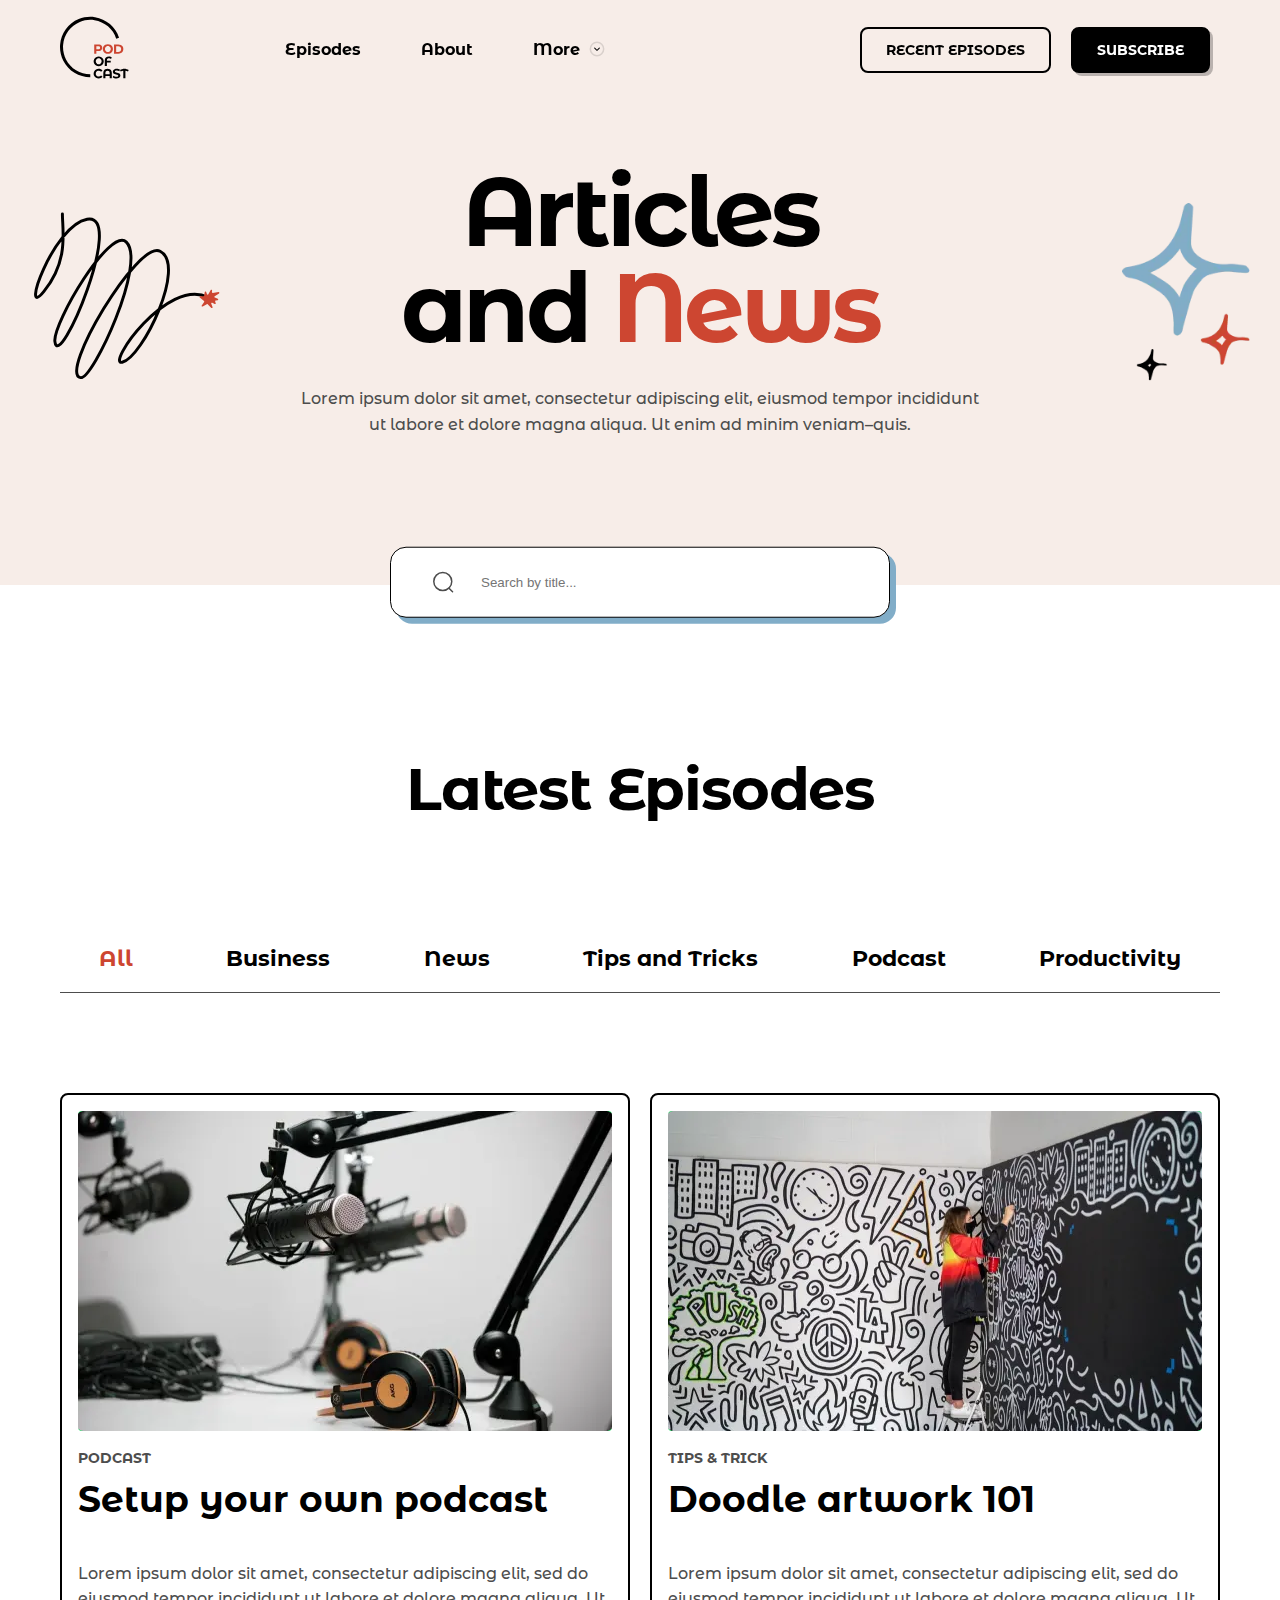
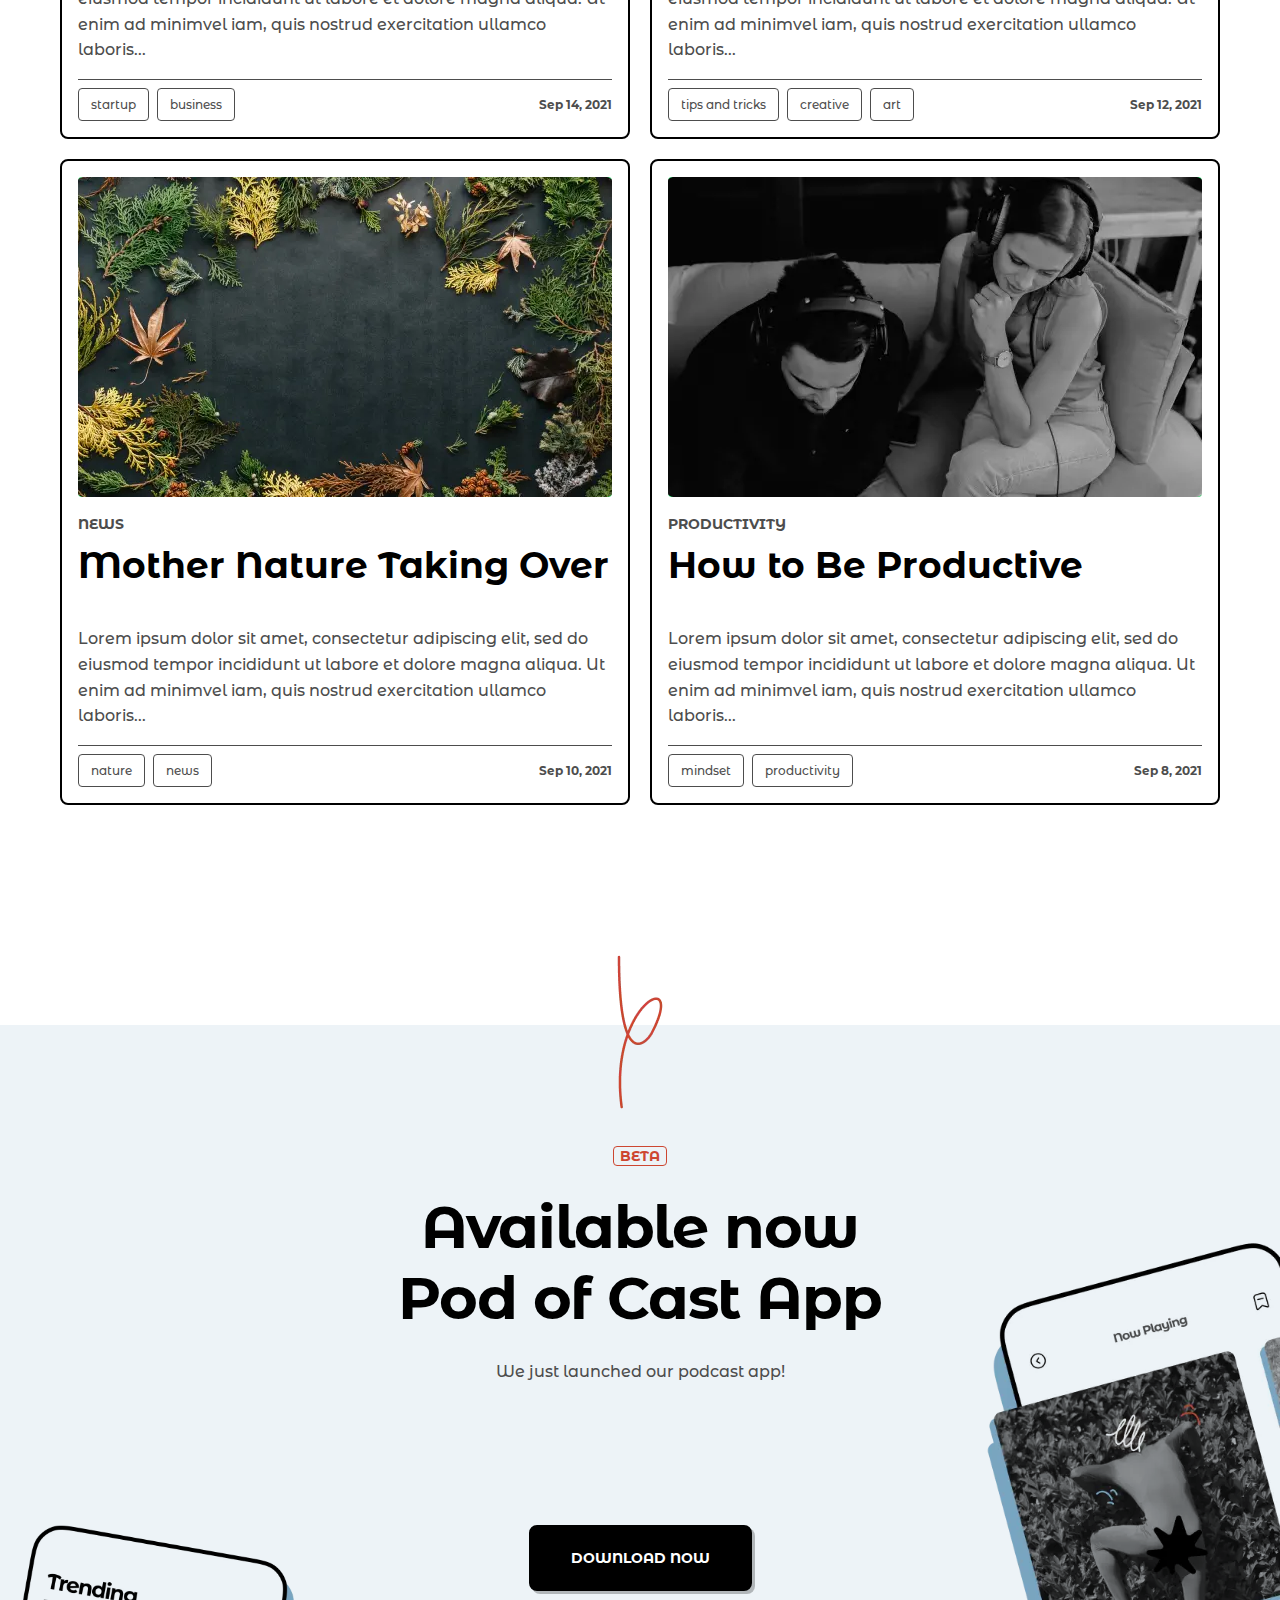
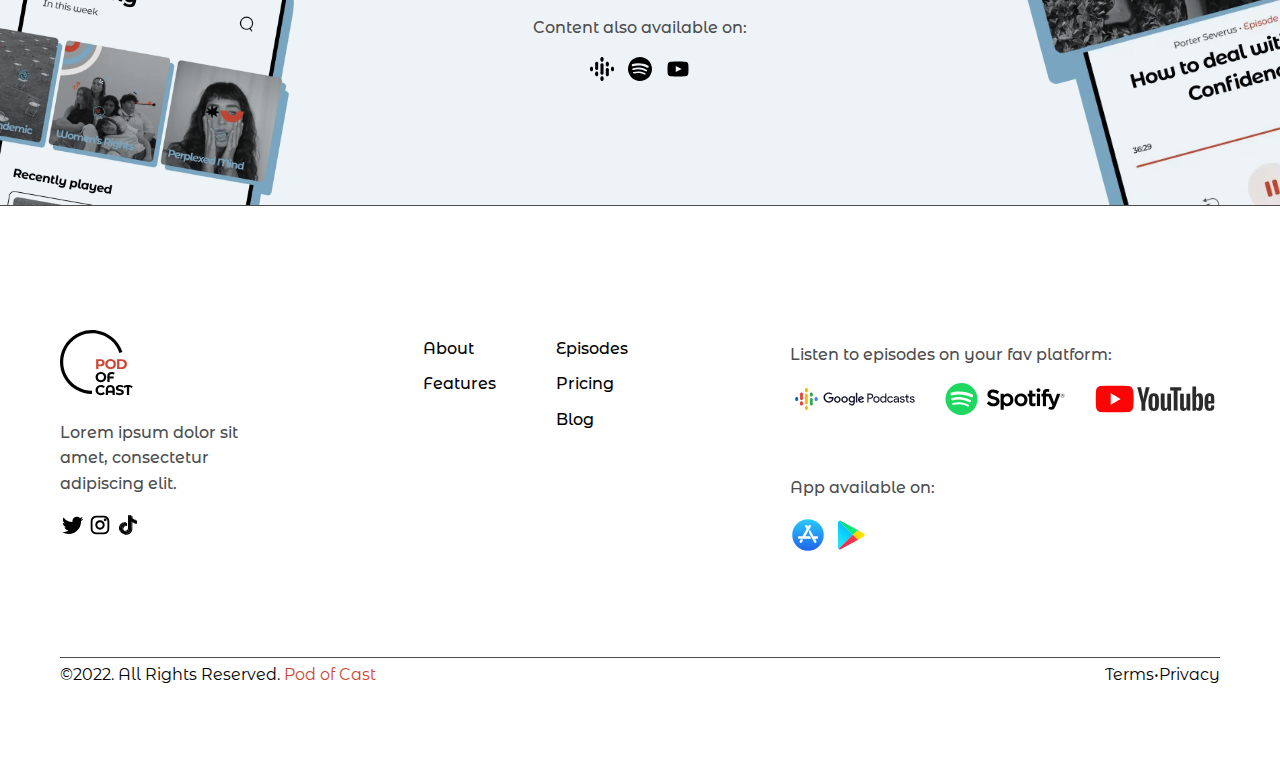
<file: articles.html>
<!DOCTYPE html>
<html lang="en">
    <head>
    <meta charset="UTF-8">
    <meta http-equiv="X-UA-Compatible" content="IE=edge">
    <meta name="viewport" content="width=device-width, initial-scale=1.0">
    <link rel="stylesheet" href="./css/style.min.css?_v=20231207144634">
    <link rel="shortcut icon" href="img/icons/logo-header.svg" type="image/x-icon">
    <title>Articles</title>
</head>
    <body class="body">
        <div class="wrapper">
            <header class="header">
    <div class="container">
        <nav class="nav-full">
            <ul class="nav-full__ul">
                <li class="nav-full__logo">
                    <a href="index.html">
                        <svg class="main-logo nav-full__main-logo" width="74" height="74" viewBox="0 0 74 74" fill="none" xmlns="http://www.w3.org/2000/svg">
                            <g clip-path="url(#clip0_301_54)">
                                <path d="M32 68C26.0985 68 20.3119 66.368 15.28 63.2845C10.2482 60.2009 6.16702 55.786 3.48779 50.5277C0.808558 45.2694 -0.364381 39.3726 0.098643 33.4893C0.561671 27.606 2.64263 21.9653 6.11145 17.1909C9.58028 12.4164 14.3018 8.69427 19.7541 6.43585C25.2064 4.17744 31.177 3.47077 37.0059 4.39397C42.8348 5.31717 48.2948 7.83428 52.7823 11.667C57.2699 15.4997 60.6101 20.4988 62.4338 26.1115L59.3904 27.1003C57.7491 22.0489 54.7429 17.5498 50.7041 14.1003C46.6653 10.6509 41.7513 8.38546 36.5053 7.55457C31.2593 6.72369 25.8858 7.3597 20.9787 9.39227C16.0717 11.4248 11.8222 14.7748 8.70031 19.0718C5.57837 23.3688 3.7055 28.4454 3.28878 33.7404C2.87205 39.0354 3.9277 44.3425 6.33901 49.0749C8.75032 53.8074 12.4234 57.7809 16.952 60.556C21.4807 63.3312 26.6886 64.8 32 64.8L32 68Z" fill="black"/>
                                <path d="M40.404 33.2C41.272 33.2 42.0233 33.3447 42.658 33.634C43.302 33.9233 43.7967 34.334 44.142 34.866C44.4873 35.398 44.66 36.028 44.66 36.756C44.66 37.4747 44.4873 38.1047 44.142 38.646C43.7967 39.178 43.302 39.5887 42.658 39.878C42.0233 40.158 41.272 40.298 40.404 40.298H38.43V43H36.162V33.2H40.404ZM40.278 38.45C40.9593 38.45 41.4773 38.3053 41.832 38.016C42.1867 37.7173 42.364 37.2973 42.364 36.756C42.364 36.2053 42.1867 35.7853 41.832 35.496C41.4773 35.1973 40.9593 35.048 40.278 35.048H38.43V38.45H40.278ZM50.6019 43.168C49.5846 43.168 48.6652 42.9487 47.8439 42.51C47.0319 42.0713 46.3926 41.4693 45.9259 40.704C45.4686 39.9293 45.2399 39.0613 45.2399 38.1C45.2399 37.1387 45.4686 36.2753 45.9259 35.51C46.3926 34.7353 47.0319 34.1287 47.8439 33.69C48.6652 33.2513 49.5846 33.032 50.6019 33.032C51.6192 33.032 52.5339 33.2513 53.3459 33.69C54.1579 34.1287 54.7972 34.7353 55.2639 35.51C55.7306 36.2753 55.9639 37.1387 55.9639 38.1C55.9639 39.0613 55.7306 39.9293 55.2639 40.704C54.7972 41.4693 54.1579 42.0713 53.3459 42.51C52.5339 42.9487 51.6192 43.168 50.6019 43.168ZM50.6019 41.236C51.1806 41.236 51.7032 41.1053 52.1699 40.844C52.6366 40.5733 53.0006 40.2 53.2619 39.724C53.5326 39.248 53.6679 38.7067 53.6679 38.1C53.6679 37.4933 53.5326 36.952 53.2619 36.476C53.0006 36 52.6366 35.6313 52.1699 35.37C51.7032 35.0993 51.1806 34.964 50.6019 34.964C50.0232 34.964 49.5006 35.0993 49.0339 35.37C48.5672 35.6313 48.1986 36 47.9279 36.476C47.6666 36.952 47.5359 37.4933 47.5359 38.1C47.5359 38.7067 47.6666 39.248 47.9279 39.724C48.1986 40.2 48.5672 40.5733 49.0339 40.844C49.5006 41.1053 50.0232 41.236 50.6019 41.236ZM57.1084 33.2H61.5604C62.6244 33.2 63.5624 33.4053 64.3744 33.816C65.1957 34.2173 65.8304 34.7867 66.2784 35.524C66.7357 36.2613 66.9644 37.12 66.9644 38.1C66.9644 39.08 66.7357 39.9387 66.2784 40.676C65.8304 41.4133 65.1957 41.9873 64.3744 42.398C63.5624 42.7993 62.6244 43 61.5604 43H57.1084V33.2ZM61.4484 41.138C62.4284 41.138 63.2077 40.8673 63.7864 40.326C64.3744 39.7753 64.6684 39.0333 64.6684 38.1C64.6684 37.1667 64.3744 36.4293 63.7864 35.888C63.2077 35.3373 62.4284 35.062 61.4484 35.062H59.3764V41.138H61.4484Z" fill="#CD4631"/>
                                <path d="M40.908 56.168C39.8907 56.168 38.9713 55.9487 38.15 55.51C37.338 55.0713 36.6987 54.4693 36.232 53.704C35.7747 52.9293 35.546 52.0613 35.546 51.1C35.546 50.1387 35.7747 49.2753 36.232 48.51C36.6987 47.7353 37.338 47.1287 38.15 46.69C38.9713 46.2513 39.8907 46.032 40.908 46.032C41.9253 46.032 42.84 46.2513 43.652 46.69C44.464 47.1287 45.1033 47.7353 45.57 48.51C46.0367 49.2753 46.27 50.1387 46.27 51.1C46.27 52.0613 46.0367 52.9293 45.57 53.704C45.1033 54.4693 44.464 55.0713 43.652 55.51C42.84 55.9487 41.9253 56.168 40.908 56.168ZM40.908 54.236C41.4867 54.236 42.0093 54.1053 42.476 53.844C42.9427 53.5733 43.3067 53.2 43.568 52.724C43.8387 52.248 43.974 51.7067 43.974 51.1C43.974 50.4933 43.8387 49.952 43.568 49.476C43.3067 49 42.9427 48.6313 42.476 48.37C42.0093 48.0993 41.4867 47.964 40.908 47.964C40.3293 47.964 39.8067 48.0993 39.34 48.37C38.8733 48.6313 38.5047 49 38.234 49.476C37.9727 49.952 37.842 50.4933 37.842 51.1C37.842 51.7067 37.9727 52.248 38.234 52.724C38.5047 53.2 38.8733 53.5733 39.34 53.844C39.8067 54.1053 40.3293 54.236 40.908 54.236ZM51.9785 47.964C51.1945 47.964 50.6018 48.1367 50.2005 48.482C49.7992 48.818 49.5985 49.3267 49.5985 50.008V50.61H53.6305V52.43H49.5985V56H47.3305V50.022C47.3305 48.762 47.7225 47.782 48.5065 47.082C49.2998 46.382 50.4058 46.032 51.8245 46.032C52.3845 46.032 52.9118 46.0927 53.4065 46.214C53.9012 46.326 54.3305 46.494 54.6945 46.718L53.9945 48.51C53.4345 48.146 52.7625 47.964 51.9785 47.964ZM40.852 69.168C39.8533 69.168 38.948 68.9533 38.136 68.524C37.3333 68.0853 36.6987 67.4833 36.232 66.718C35.7747 65.9433 35.546 65.0707 35.546 64.1C35.546 63.1293 35.7747 62.2613 36.232 61.496C36.6987 60.7213 37.3333 60.1193 38.136 59.69C38.948 59.2513 39.858 59.032 40.866 59.032C41.7153 59.032 42.4807 59.1813 43.162 59.48C43.8527 59.7787 44.4313 60.208 44.898 60.768L43.442 62.112C42.7793 61.3467 41.958 60.964 40.978 60.964C40.3713 60.964 39.83 61.0993 39.354 61.37C38.878 61.6313 38.5047 62 38.234 62.476C37.9727 62.952 37.842 63.4933 37.842 64.1C37.842 64.7067 37.9727 65.248 38.234 65.724C38.5047 66.2 38.878 66.5733 39.354 66.844C39.83 67.1053 40.3713 67.236 40.978 67.236C41.958 67.236 42.7793 66.8487 43.442 66.074L44.898 67.418C44.4313 67.9873 43.8527 68.4213 43.162 68.72C42.4713 69.0187 41.7013 69.168 40.852 69.168ZM50.2796 59.032C51.1849 59.032 51.9736 59.2093 52.6456 59.564C53.3176 59.9187 53.8402 60.4413 54.2136 61.132C54.5869 61.8227 54.7736 62.658 54.7736 63.638V69H52.5056V66.648H48.0256V69H45.7856V63.638C45.7856 62.658 45.9722 61.8227 46.3456 61.132C46.7189 60.4413 47.2416 59.9187 47.9136 59.564C48.5856 59.2093 49.3742 59.032 50.2796 59.032ZM52.5056 64.828V63.428C52.5056 62.616 52.3049 62.0047 51.9036 61.594C51.5022 61.174 50.9562 60.964 50.2656 60.964C49.5656 60.964 49.0149 61.174 48.6136 61.594C48.2216 62.0047 48.0256 62.616 48.0256 63.428V64.828H52.5056ZM59.6722 69.168C58.8975 69.168 58.1462 69.0653 57.4182 68.86C56.6995 68.6453 56.1208 68.37 55.6822 68.034L56.4522 66.326C56.8722 66.634 57.3715 66.8813 57.9502 67.068C58.5288 67.2547 59.1075 67.348 59.6862 67.348C60.3302 67.348 60.8062 67.2547 61.1142 67.068C61.4222 66.872 61.5762 66.6153 61.5762 66.298C61.5762 66.0647 61.4828 65.8733 61.2962 65.724C61.1188 65.5653 60.8855 65.4393 60.5962 65.346C60.3162 65.2527 59.9335 65.15 59.4482 65.038C58.7015 64.8607 58.0902 64.6833 57.6142 64.506C57.1382 64.3287 56.7275 64.044 56.3822 63.652C56.0462 63.26 55.8782 62.7373 55.8782 62.084C55.8782 61.5147 56.0322 61.0013 56.3402 60.544C56.6482 60.0773 57.1102 59.7087 57.7262 59.438C58.3515 59.1673 59.1122 59.032 60.0082 59.032C60.6335 59.032 61.2448 59.1067 61.8422 59.256C62.4395 59.4053 62.9622 59.62 63.4102 59.9L62.7102 61.622C61.8048 61.1087 60.8995 60.852 59.9942 60.852C59.3595 60.852 58.8882 60.9547 58.5802 61.16C58.2815 61.3653 58.1322 61.636 58.1322 61.972C58.1322 62.308 58.3048 62.56 58.6502 62.728C59.0048 62.8867 59.5415 63.0453 60.2602 63.204C61.0068 63.3813 61.6182 63.5587 62.0942 63.736C62.5702 63.9133 62.9762 64.1933 63.3122 64.576C63.6575 64.9587 63.8302 65.4767 63.8302 66.13C63.8302 66.69 63.6715 67.2033 63.3542 67.67C63.0462 68.1273 62.5795 68.4913 61.9542 68.762C61.3288 69.0327 60.5682 69.168 59.6722 69.168ZM71.8642 61.944C71.0242 61.4587 70.1235 61.146 69.1622 61.006V69H66.8942V61.006C65.9329 61.146 65.0275 61.4587 64.1782 61.944L63.4082 60.25C64.0802 59.8487 64.8082 59.5453 65.5922 59.34C66.3762 59.1347 67.1835 59.032 68.0142 59.032C68.8542 59.032 69.6662 59.1347 70.4502 59.34C71.2435 59.5453 71.9715 59.8487 72.6342 60.25L71.8642 61.944Z" fill="black"/>
                            </g>
                            <defs>
                                <clipPath id="clip0_301_54">
                                    <rect width="74" height="74" fill="white"/>
                                </clipPath>
                            </defs>
                        </svg>
                    </a>
                </li>
                <li class="nav-full__li-menu"><a href="./episodes.html">Episodes</a></li>
                <li class="nav-full__li-menu"><a href="./about.html">About</a></li>
                <li class="nav-full__li-menu more">
                    More
                    <svg width="16" height="16" viewBox="0 0 16 16" fill="none" xmlns="http://www.w3.org/2000/svg">
                        <path opacity="0.3" d="M14.6668 7.99992C14.6668 11.6766 11.6761 14.6666 8.0001 14.6666C4.3241 14.6666 1.33344 11.6766 1.33344 7.99992C1.33344 4.32392 4.3241 1.33325 8.0001 1.33325C11.6761 1.33325 14.6668 4.32392 14.6668 7.99992" stroke="black" stroke-opacity="0.4" stroke-width="1.5"/>
                        <path d="M10.8139 7.0384C10.8139 7.16574 10.7653 7.29374 10.6679 7.39107L8.35459 9.71574C8.26059 9.80974 8.13326 9.8624 7.99993 9.8624C7.86726 9.8624 7.73993 9.80974 7.64593 9.71574L5.33126 7.39107C5.13659 7.19574 5.13659 6.87974 5.33259 6.6844C5.52859 6.48974 5.84526 6.4904 6.03993 6.68574L7.99993 8.6544L9.95993 6.68574C10.1546 6.4904 10.4706 6.48974 10.6666 6.6844C10.7653 6.78174 10.8139 6.9104 10.8139 7.0384Z" fill="black"/>
                    </svg>
                    <ul class="nav-full__more-window">
                        <li class="nav-full__more-li"><a href="./articles.html">Articles and News</a></li>
                        <li class="nav-full__more-li"><a href="./Doodle_artwork_101.html">Doodle artwork 101</a></li>
                    </ul>
                </li>
                <li class="nav-full__li"><a class="button button_transparent" href="episodes.html#latest">recent episodes</a></li>
                <li class="nav-full__li"><a href="./index.html#sponsor" class="button button_filled button_shadow">subscribe</a></li>
                <li class="nav-full__mob-menu-button"></li>
            </ul>
        </nav>
        <nav class="nav-mob">
            <ul class="nav-mob__ul">
                <li class="nav-mob__close-button"></li>
                <li class="nav-mob__li-menu"><a href="./episodes.html">Episodes</a></li>
                <li class="nav-mob__li-menu"><a href="./about.html">About</a></li>
                <li class="nav-mob__li-menu"><a href="./articles.html">Articles and News</a></li>
                <li class="nav-mob__li-menu"><a href="./Doodle_artwork_101.html">Doodle artwork 101</a></li>
            </ul>
        </nav>
    </div>
</header>
            <main class="main" id="main">
                <section class="hero articles__hero">
                    <div class="container">
                        <div class="hero__content">
                            <h1 class="title hero__title">Articles <br> and <span class="accent-color-text">News</span></h1>
                            <p class="parag hero__parag">
                                Lorem ipsum dolor sit amet, consectetur adipiscing elit,  eiusmod tempor incididunt <br>ut labore et dolore magna aliqua. Ut enim ad minim veniam–quis.
                            </p>
                            <form action="" method="get" class="search-article-form" id="search-article-form">
                                <input type="text" name="search-article" class="search-article-input" id="search-article-input" placeholder="Search by title...">
                            </form>
                        </div>
                    </div>
                </section>
                <section class="latest-posts">
                    <div class="container">
                        <div class="latest-posts__content">
                            <h2 class="title latest-posts__title">Latest Episodes</h2>
                            <ul class="tabs latest-posts__tabs">
                                <li class="tab latest-posts__tab tab_active">All</li>
                                <li class="tab latest-posts__tab">Business</li>
                                <li class="tab latest-posts__tab">News</li>
                                <li class="tab latest-posts__tab">Tips and Tricks</li>
                                <li class="tab latest-posts__tab">Podcast</li>
                                <li class="tab latest-posts__tab">Productivity</li>
                            </ul>
                            <div class="article-and-news__cards search-block">
                                <a href="" class="article-card latest-posts__article-card search-item" id="article-card_001">
    <div class="article-card__img"></div>
    <span class="article-card__category">podcast</span>
    <h3 class="article-card__title">Setup your own podcast</h3>
    <p class="parag article-card__parag">Lorem ipsum dolor sit amet, consectetur adipiscing elit, sed do eiusmod tempor incididunt ut labore et dolore magna aliqua. Ut enim ad minimvel iam, quis nostrud exercitation ullamco laboris...</p>
    <hr>
    <div class="article-card__footer" tags="business startup">
        <span class="article-card__date">Sep 14, 2021</span>
    </div>
</a>
                               
                                <a href="./Doodle_artwork_101.html" class="article-card latest-posts__article-card search-item" id="article-card_002">
    <div class="article-card__img"></div>
    <span class="article-card__category">TIPS & TRICK</span>
    <h3 class="article-card__title">Doodle artwork 101</h3>
    <p class="parag article-card__parag">Lorem ipsum dolor sit amet, consectetur adipiscing elit, sed do eiusmod tempor incididunt ut labore et dolore magna aliqua. Ut enim ad minimvel iam, quis nostrud exercitation ullamco laboris...</p>
    <hr>
    <div class="article-card__footer" tags="art creative tips_and_tricks">
        <span class="article-card__date">Sep 12, 2021</span>
    </div>
</a>
                              
                                <a href="" class="article-card latest-posts__article-card search-item" id="article-card_003">
    <div class="article-card__img"></div>
    <span class="article-card__category">News</span>
    <h3 class="article-card__title">Mother Nature Taking Over</h3>
    <p class="parag article-card__parag">Lorem ipsum dolor sit amet, consectetur adipiscing elit, sed do eiusmod tempor incididunt ut labore et dolore magna aliqua. Ut enim ad minimvel iam, quis nostrud exercitation ullamco laboris...</p>
    <hr>
    <div class="article-card__footer" tags="news nature">
        <span class="article-card__date">Sep 10, 2021</span>
    </div>
</a>

                                <a href="" class="article-card latest-posts__article-card search-item" id="article-card_004">
    <div class="article-card__img"></div>
    <span class="article-card__category">PRODUCTIVITY</span>
    <h3 class="article-card__title">How to Be Productive</h3>
    <p class="parag article-card__parag">Lorem ipsum dolor sit amet, consectetur adipiscing elit, sed do eiusmod tempor incididunt ut labore et dolore magna aliqua. Ut enim ad minimvel iam, quis nostrud exercitation ullamco laboris...</p>
    <hr>
    <div class="article-card__footer" tags="productivity mindset">
        <span class="article-card__date">Sep 8, 2021</span>
    </div>
</a>

                            </div>
                        </div>
                    </div>
                   </section>
            </main>
            <footer class="footer">
    <section class="footer__upside">
        <div class="container">
            <div class="footer__content">
                <span class="beta">beta</span>
                <h2 class="title footer__title">Available now <br> Pod of Cast App</h2>
                <p class="parag footer__parag">We just launched our podcast app!</p>
                <a href="https://play.google.com/store/games?gl=TR&utm_source=emea_Med&utm_medium=hasem&utm_content=Nov2020&utm_campaign=Evergreen&pcampaignid=MKT-EDR-emea-tr-1001280-Med-hasem-py-Evergreen-Nov2020-Text_Search_BKWS%7CONSEM_kwid_43700077627394926&gclid=Cj0KCQiA67CrBhC1ARIsACKAa8QkVPkqCumzsvDin7uBuBY0u85b76KrZTIkf5wjy3q39T2uhYoHN08aAuzlEALw_wcB&gclsrc=aw.ds&pli=1" class="button button_filled button_big button_shadow footer__button">DOWNLOAD NOW</a>
                <p class="parag footer__parag">Content also available on:</p>
                <div class="album__platforms">
                    <a href="https://podcasts.google.com/">
                        <svg class="google-podcasts album__google-podcasts" xmlns="http://www.w3.org/2000/svg" width="24" height="24" viewBox="0 0 24 24" fill="none">
                            <g clip-path="url(#clip0_301_163)">
                                <path d="M10.5 7.63647V11.2733V12.727V16.3638H13.5001V12.727V11.2733V7.63647H10.5Z" fill="white"/>
                                <path d="M1.50002 12.682C2.32845 12.682 3.00003 12.0104 3.00003 11.182C3.00003 10.3536 2.32845 9.68201 1.50002 9.68201C0.671581 9.68201 0 10.3536 0 11.182C0 12.0104 0.671581 12.682 1.50002 12.682Z" fill="white"/>
                                <path d="M1.50002 14.318C2.32845 14.318 3.00003 13.6464 3.00003 12.818C3.00003 11.9896 2.32845 11.318 1.50002 11.318C0.671581 11.318 0 11.9896 0 12.818C0 13.6464 0.671581 14.318 1.50002 14.318Z" fill="white"/>
                                <path d="M3.00003 11.182H0V12.8184H3.00003V11.182Z" fill="white"/>
                                <path d="M22.5 14.318C23.3285 14.318 24 13.6464 24 12.818C24 11.9896 23.3285 11.318 22.5 11.318C21.6716 11.318 21 11.9896 21 12.818C21 13.6464 21.6716 14.318 22.5 14.318Z" fill="white"/>
                                <path d="M22.5 12.682C23.3285 12.682 24 12.0104 24 11.182C24 10.3536 23.3285 9.68201 22.5 9.68201C21.6716 9.68201 21 10.3536 21 11.182C21 12.0104 21.6716 12.682 22.5 12.682Z" fill="white"/>
                                <path d="M21 12.8184H24V11.182H21V12.8184Z" fill="white"/>
                                <path d="M6.68153 17.5911C7.50994 17.5911 8.18153 16.9195 8.18153 16.0911C8.18153 15.2626 7.50994 14.5911 6.68153 14.5911C5.85309 14.5911 5.18152 15.2626 5.18152 16.0911C5.18152 16.9195 5.85309 17.5911 6.68153 17.5911Z" fill="white"/>
                                <path d="M6.68153 19.2276C7.50994 19.2276 8.18153 18.5561 8.18153 17.7276C8.18153 16.8992 7.50994 16.2275 6.68153 16.2275C5.85309 16.2275 5.18152 16.8992 5.18152 17.7276C5.18152 18.5561 5.85309 19.2276 6.68153 19.2276Z" fill="white"/>
                                <path d="M8.18153 16.0911H5.18152V17.7274H8.18153V16.0911Z" fill="white"/>
                                <path d="M6.68153 7.77245C7.50994 7.77245 8.18153 7.10088 8.18153 6.27247C8.18153 5.44404 7.50994 4.77246 6.68153 4.77246C5.85309 4.77246 5.18152 5.44404 5.18152 6.27247C5.18152 7.10088 5.85309 7.77245 6.68153 7.77245Z" fill="white"/>
                                <path d="M6.68153 13.0905C7.50994 13.0905 8.18153 12.4189 8.18153 11.5905C8.18153 10.762 7.50994 10.0905 6.68153 10.0905C5.85309 10.0905 5.18152 10.762 5.18152 11.5905C5.18152 12.4189 5.85309 13.0905 6.68153 13.0905Z" fill="white"/>
                                <path d="M8.18153 6.27246H5.18152V11.6248H8.18153V6.27246Z" fill="white"/>
                                <path d="M17.3185 9.40957C18.1469 9.40957 18.8185 8.73799 18.8185 7.90956C18.8185 7.08112 18.1469 6.40955 17.3185 6.40955C16.4901 6.40955 15.8185 7.08112 15.8185 7.90956C15.8185 8.73799 16.4901 9.40957 17.3185 9.40957Z" fill="white"/>
                                <path d="M17.3185 7.77245C18.1469 7.77245 18.8185 7.10088 18.8185 6.27247C18.8185 5.44404 18.1469 4.77246 17.3185 4.77246C16.4901 4.77246 15.8185 5.44404 15.8185 6.27247C15.8185 7.10088 16.4901 7.77245 17.3185 7.77245Z" fill="white"/>
                                <path d="M15.8179 7.90882H18.818V6.27246H15.8179V7.90882Z" fill="white"/>
                                <path d="M12 4.63649C12.8285 4.63649 13.5001 3.96492 13.5001 3.13648C13.5001 2.30805 12.8285 1.63647 12 1.63647C11.1716 1.63647 10.5 2.30805 10.5 3.13648C10.5 3.96492 11.1716 4.63649 12 4.63649Z" fill="white"/>
                                <path d="M12 3.00001C12.8285 3.00001 13.5001 2.32844 13.5001 1.50001C13.5001 0.671577 12.8285 0 12 0C11.1716 0 10.5 0.671577 10.5 1.50001C10.5 2.32844 11.1716 3.00001 12 3.00001Z" fill="white"/>
                                <path d="M10.5 3.13638H13.5001V1.5H10.5V3.13638Z" fill="white"/>
                                <path d="M12 24C12.8285 24 13.5001 23.3284 13.5001 22.5C13.5001 21.6716 12.8285 21 12 21C11.1716 21 10.5 21.6716 10.5 22.5C10.5 23.3284 11.1716 24 12 24Z" fill="white"/>
                                <path d="M12 22.364C12.8285 22.364 13.5001 21.6925 13.5001 20.864C13.5001 20.0356 12.8285 19.364 12 19.364C11.1716 19.364 10.5 20.0356 10.5 20.864C10.5 21.6925 11.1716 22.364 12 22.364Z" fill="white"/>
                                <path d="M10.5 22.5004H13.5001V20.864H10.5V22.5004Z" fill="white"/>
                                <path d="M17.3185 19.2276C18.1469 19.2276 18.8185 18.5561 18.8185 17.7276C18.8185 16.8992 18.1469 16.2275 17.3185 16.2275C16.4901 16.2275 15.8185 16.8992 15.8185 17.7276C15.8185 18.5561 16.4901 19.2276 17.3185 19.2276Z" fill="white"/>
                                <path d="M17.3185 13.9096C18.1469 13.9096 18.8185 13.238 18.8185 12.4096C18.8185 11.5811 18.1469 10.9095 17.3185 10.9095C16.4901 10.9095 15.8185 11.5811 15.8185 12.4096C15.8185 13.238 16.4901 13.9096 17.3185 13.9096Z" fill="white"/>
                                <path d="M15.8179 17.7272H18.818V12.4089H15.8179V17.7272Z" fill="white"/>
                                <path d="M12 9.13652C12.8285 9.13652 13.5001 8.46488 13.5001 7.63651C13.5001 6.80808 12.8285 6.13647 12 6.13647C11.1716 6.13647 10.5 6.80808 10.5 7.63651C10.5 8.46488 11.1716 9.13652 12 9.13652Z" fill="white"/>
                                <path d="M12 17.864C12.8285 17.864 13.5001 17.1925 13.5001 16.364C13.5001 15.5356 12.8285 14.864 12 14.864C11.1716 14.864 10.5 15.5356 10.5 16.364C10.5 17.1925 11.1716 17.864 12 17.864Z" fill="white"/>
                            </g>
                            <defs>
                            <clipPath id="clip0_301_163">
                                <rect width="24" height="24" fill="white"/>
                            </clipPath>
                            </defs>
                        </svg>
                    </a>
                    <a href="https://open.spotify.com/">
                        <svg class="spotify album__spotify" xmlns="http://www.w3.org/2000/svg" width="24" height="24" viewBox="0 0 24 24" fill="none">
                            <g clip-path="url(#clip0_301_192)">
                                <path d="M12 0C9.62662 0 7.30654 0.70378 5.33313 2.02233C3.35979 3.34094 1.82173 5.21511 0.913423 7.40778C0.00518715 9.60052 -0.232448 12.0133 0.230606 14.3411C0.69359 16.6689 1.83646 18.807 3.51471 20.4853C5.19295 22.1635 7.33118 23.3064 9.65895 23.7694C11.9867 24.2324 14.3995 23.9948 16.5922 23.0865C18.7849 22.1783 20.6591 20.6402 21.9777 18.6668C23.2962 16.6935 24 14.3734 24 12C24 8.81738 22.7357 5.76516 20.4853 3.51474C18.2348 1.26425 15.1826 0 12 0ZM17.5068 17.3057C17.4557 17.3905 17.3883 17.4643 17.3085 17.5228C17.2286 17.5813 17.138 17.6234 17.0417 17.6465C16.9455 17.6697 16.8456 17.6735 16.7479 17.6577C16.6501 17.6419 16.5565 17.6069 16.4725 17.5547C13.6569 15.8308 10.1133 15.4477 5.93776 16.3959C5.84275 16.4185 5.74425 16.4221 5.64784 16.4064C5.5515 16.3906 5.45914 16.3559 5.37635 16.3043C5.29348 16.2526 5.22171 16.185 5.16517 16.1054C5.10862 16.0257 5.06855 15.9357 5.04712 15.8404C5.02429 15.7448 5.02066 15.6457 5.03623 15.5486C5.05186 15.4516 5.08642 15.3586 5.13801 15.275C5.1896 15.1914 5.25725 15.1188 5.3369 15.0613C5.41663 15.0039 5.50689 14.9627 5.60253 14.9401C10.1708 13.8962 14.0974 14.3464 17.2578 16.2809C17.4264 16.384 17.5473 16.5498 17.594 16.7418C17.6407 16.9339 17.6093 17.1367 17.5068 17.3057ZM18.9721 14.0399C18.8383 14.2458 18.6304 14.3923 18.3916 14.4494C18.1528 14.5064 17.9012 14.4695 17.6888 14.3464C14.0474 12.3151 9.74858 11.8122 5.73664 12.9481C5.61182 13.0177 5.47296 13.0585 5.33034 13.0674C5.18765 13.0764 5.04481 13.0533 4.91224 12.9998C4.77967 12.9464 4.66079 12.864 4.56424 12.7586C4.46769 12.6532 4.39592 12.5275 4.35425 12.3909C4.31257 12.2541 4.30203 12.1098 4.32339 11.9685C4.34475 11.8271 4.39746 11.6924 4.47767 11.5741C4.55788 11.4558 4.66358 11.357 4.78694 11.2848C4.91036 11.2127 5.04831 11.1691 5.19072 11.1572C7.43004 10.5126 9.7756 10.322 12.0896 10.5967C14.4036 10.8713 16.6394 11.6057 18.6656 12.7566C18.8715 12.8904 19.018 13.0982 19.0751 13.337C19.1321 13.5759 19.0952 13.8275 18.9721 14.0399ZM19.0966 10.6401C15.2658 8.34155 8.85878 8.13085 5.16203 9.25138C4.87755 9.33779 4.57038 9.30758 4.30817 9.16744C4.04596 9.02737 3.85015 8.78886 3.76379 8.50436C3.67743 8.21994 3.70759 7.91276 3.8477 7.65052C3.98774 7.38834 4.22628 7.19251 4.51076 7.10617C8.75343 5.82283 15.7925 6.07184 20.2459 8.70548C20.4748 8.86935 20.6337 9.11336 20.6909 9.38905C20.7481 9.66468 20.6994 9.95178 20.5546 10.1933C20.4097 10.4347 20.1793 10.6127 19.9092 10.6919C19.639 10.7712 19.3489 10.7458 19.0966 10.6209V10.6401Z" fill="white"/>
                            </g>
                            <defs>
                                <clipPath id="clip0_301_192">
                                    <rect width="24" height="24" fill="white"/>
                                </clipPath>
                            </defs>
                        </svg>
                    </a>
                    <a href="https://www.youtube.com/">
                        <svg class="youtube album__youtube" xmlns="http://www.w3.org/2000/svg" width="24" height="24" viewBox="0 0 24 24" fill="none">
                            <path fill-rule="evenodd" clip-rule="evenodd" d="M4.45835 4.73508C2.97296 4.80867 1.77978 5.97175 1.68338 7.45583C1.59102 8.87769 1.5 10.6272 1.5 12C1.5 13.3728 1.59102 15.1223 1.68338 16.5442C1.77978 18.0283 2.97296 19.1913 4.45835 19.2649C6.60929 19.3715 9.6836 19.5 12 19.5C14.3164 19.5 17.3907 19.3715 19.5417 19.2649C21.027 19.1913 22.2202 18.0283 22.3166 16.5442C22.409 15.1223 22.5 13.3728 22.5 12C22.5 10.6272 22.409 8.8777 22.3166 7.45583C22.2202 5.97175 21.027 4.80867 19.5417 4.73508C17.3907 4.62852 14.3164 4.5 12 4.5C9.6836 4.5 6.60929 4.62852 4.45835 4.73508ZM15.75 12L9.75 15V9L15.75 12Z" fill="white"/>
                        </svg>
                    </a>
                </div>
            </div>
        </div>
        <picture><source srcset="img/decor/Scribble-red.webp" type="image/webp"><img class="decor decor-scribble" src="img/decor/Scribble-red.png" alt=""></picture>
    </section>
    <section class="footer__downside">
        <div class="container">
            <div class="footer__content_flex">
                <div class="footer__downblock-1">
                    <img src="img/icons/logo-header.svg" alt="">
                    <p class="parag footer__downside-parag">Lorem ipsum dolor sit amet, consectetur adipiscing elit.</p>
                    <div class="socials">
                        <a href="https://twitter.com/">
                            <svg width="24" height="24" viewBox="0 0 24 24" fill="none" xmlns="http://www.w3.org/2000/svg">
                                <g id="twitter">
                                    <path  id="twitter_2" d="M8.84156 21C6.41531 21 4.15363 20.2943 2.25 19.0767C3.86624 19.1813 6.71855 18.9308 8.49268 17.2386C5.82381 17.1161 4.6202 15.0692 4.4632 14.1945C4.68997 14.2819 5.77148 14.3869 6.382 14.142C3.31192 13.3722 2.84095 10.678 2.94561 9.85573C3.52125 10.2581 4.49809 10.3981 4.88185 10.3631C2.02109 8.31618 3.05027 5.23707 3.55613 4.57226C5.60912 7.4165 8.6859 9.01393 12.4923 9.10278C12.4205 8.78802 12.3826 8.46032 12.3826 8.12373C12.3826 5.70819 14.3351 3.75 16.7435 3.75C18.0019 3.75 19.1358 4.28457 19.9318 5.13963C20.7727 4.94258 22.0382 4.4813 22.6569 4.0824C22.3451 5.20208 21.3742 6.13612 20.7869 6.48231C20.7821 6.47048 20.7918 6.49408 20.7869 6.48231C21.3028 6.40428 22.6986 6.13603 23.25 5.76192C22.9773 6.39094 21.948 7.4368 21.1033 8.02232C21.2605 14.9535 15.9574 21 8.84156 21Z" fill="#000"/>
                                </g>
                            </svg>
                            
                        </a>
                        <a href="https://www.instagram.com/">
                            <svg width="24" height="24" viewBox="0 0 24 24" fill="none" xmlns="http://www.w3.org/2000/svg">
                                <g id="instagram">
                                    <g id="instagram_2">
                                        <path d="M18.5333 6.8665C18.5333 7.6397 17.9065 8.2665 17.1333 8.2665C16.3601 8.2665 15.7333 7.6397 15.7333 6.8665C15.7333 6.09331 16.3601 5.4665 17.1333 5.4665C17.9065 5.4665 18.5333 6.09331 18.5333 6.8665Z" fill="black"/>
                                        <path fill-rule="evenodd" clip-rule="evenodd" d="M12 16.6665C14.5773 16.6665 16.6667 14.5772 16.6667 11.9998C16.6667 9.42251 14.5773 7.33317 12 7.33317C9.42268 7.33317 7.33334 9.42251 7.33334 11.9998C7.33334 14.5772 9.42268 16.6665 12 16.6665ZM12 14.7998C13.5464 14.7998 14.8 13.5462 14.8 11.9998C14.8 10.4534 13.5464 9.19984 12 9.19984C10.4536 9.19984 9.20001 10.4534 9.20001 11.9998C9.20001 13.5462 10.4536 14.7998 12 14.7998Z" fill="black"/>
                                        <path fill-rule="evenodd" clip-rule="evenodd" d="M2.66667 11.6265C2.66667 8.49021 2.66667 6.92206 3.27704 5.72416C3.81393 4.67045 4.67062 3.81376 5.72433 3.27687C6.92223 2.6665 8.49038 2.6665 11.6267 2.6665H12.3733C15.5096 2.6665 17.0778 2.6665 18.2757 3.27687C19.3294 3.81376 20.1861 4.67045 20.723 5.72416C21.3333 6.92206 21.3333 8.49021 21.3333 11.6265V12.3732C21.3333 15.5095 21.3333 17.0776 20.723 18.2755C20.1861 19.3292 19.3294 20.1859 18.2757 20.7228C17.0778 21.3332 15.5096 21.3332 12.3733 21.3332H11.6267C8.49038 21.3332 6.92223 21.3332 5.72433 20.7228C4.67062 20.1859 3.81393 19.3292 3.27704 18.2755C2.66667 17.0776 2.66667 15.5095 2.66667 12.3732V11.6265ZM11.6267 4.53317H12.3733C13.9723 4.53317 15.0592 4.53462 15.8994 4.60327C16.7178 4.67013 17.1363 4.79133 17.4282 4.94008C18.1307 5.29801 18.7018 5.86913 19.0598 6.57161C19.2085 6.86355 19.3297 7.28207 19.3966 8.10044C19.4652 8.94061 19.4667 10.0276 19.4667 11.6265V12.3732C19.4667 13.9721 19.4652 15.0591 19.3966 15.8992C19.3297 16.7176 19.2085 17.1361 19.0598 17.4281C18.7018 18.1305 18.1307 18.7017 17.4282 19.0596C17.1363 19.2084 16.7178 19.3295 15.8994 19.3964C15.0592 19.4651 13.9723 19.4665 12.3733 19.4665H11.6267C10.0277 19.4665 8.94078 19.4651 8.10061 19.3964C7.28223 19.3295 6.86372 19.2084 6.57177 19.0596C5.8693 18.7017 5.29817 18.1305 4.94025 17.4281C4.79149 17.1361 4.6703 16.7176 4.60343 15.8992C4.53479 15.0591 4.53334 13.9721 4.53334 12.3732V11.6265C4.53334 10.0276 4.53479 8.94061 4.60343 8.10044C4.6703 7.28207 4.79149 6.86355 4.94025 6.57161C5.29817 5.86913 5.8693 5.29801 6.57177 4.94008C6.86372 4.79133 7.28223 4.67013 8.10061 4.60327C8.94078 4.53462 10.0277 4.53317 11.6267 4.53317Z" fill="black"/>
                                    </g>
                                </g>
                            </svg>
                        </a>
                        <a href="https://www.tiktok.com/">
                            <svg width="24" height="24" viewBox="0 0 24 24" fill="none" xmlns="http://www.w3.org/2000/svg">
                                <g id="tiktok">
                                    <path id="vector" d="M6.33812 14.8444C6.45533 13.8739 6.85333 13.3306 7.60335 12.7736C8.67649 12.0193 10.017 12.446 10.017 12.446V9.91462C10.3429 9.90629 10.6689 9.92561 10.9913 9.97234V13.23C10.9913 13.23 9.65116 12.8033 8.57801 13.558C7.8284 14.1146 7.42958 14.6583 7.31278 15.6287C7.30912 16.1557 7.40801 16.8445 7.8634 17.4401C7.75081 17.3824 7.63604 17.3166 7.51911 17.2427C6.51596 16.5691 6.33324 15.5585 6.33812 14.8444ZM16.5263 5.23411C15.7881 4.42517 15.5089 3.60842 15.408 3.03467H16.3366C16.3366 3.03467 16.1515 4.53906 17.5009 6.01849L17.5197 6.03838C17.156 5.8096 16.8224 5.53956 16.5263 5.23411ZM20.9999 7.52756V10.7197C20.9999 10.7197 19.8149 10.6733 18.9379 10.4501C17.7134 10.1381 16.9263 9.65953 16.9263 9.65953C16.9263 9.65953 16.3826 9.31824 16.3387 9.29445V15.8862C16.3387 16.2532 16.2382 17.1698 15.9317 17.9343C15.5317 18.9343 14.9143 19.5908 14.8008 19.725C14.8008 19.725 14.0499 20.6123 12.7253 21.2098C11.5313 21.7489 10.483 21.7352 10.1696 21.7489C10.1696 21.7489 8.35744 21.8207 6.72677 20.7609C6.37415 20.5273 6.04499 20.2628 5.74356 19.9707L5.7517 19.9765C7.38278 21.0363 9.19455 20.9645 9.19455 20.9645C9.50831 20.9509 10.5566 20.9645 11.7502 20.4255C13.0737 19.8279 13.8257 18.9406 13.8257 18.9406C13.938 18.8064 14.5582 18.15 14.9566 17.1495C15.2623 16.3854 15.3636 15.4684 15.3636 15.1014V8.51047C15.4076 8.53465 15.9508 8.87594 15.9508 8.87594C15.9508 8.87594 16.7383 9.35491 17.9628 9.66655C18.8402 9.88966 20.0249 9.93607 20.0249 9.93607V7.43473C20.4302 7.52561 20.7757 7.55018 20.9999 7.52756Z" fill="black"/>
                                    <path id="vector_2" d="M20.0253 7.43473V9.93529C20.0253 9.93529 18.8407 9.88887 17.9633 9.66577C16.7387 9.35374 15.9513 8.87516 15.9513 8.87516C15.9513 8.87516 15.408 8.53387 15.364 8.50969V15.1022C15.364 15.4692 15.2635 16.3862 14.9571 17.1503C14.557 18.1507 13.9397 18.8072 13.8261 18.9414C13.8261 18.9414 13.0749 19.8287 11.7507 20.4262C10.5571 20.9653 9.50874 20.9516 9.19498 20.9653C9.19498 20.9653 7.38321 21.0371 5.75213 19.9773L5.74399 19.9715C5.57178 19.8047 5.40968 19.6286 5.25849 19.4441C4.73799 18.8095 4.41894 18.0591 4.33877 17.845C4.33863 17.844 4.33863 17.8431 4.33877 17.8422C4.20976 17.4701 3.93873 16.5765 3.97576 15.711C4.04128 14.184 4.57847 13.2467 4.72049 13.0119C5.09664 12.3716 5.58587 11.7987 6.16641 11.3188C6.6787 10.9046 7.25936 10.5751 7.88458 10.3437C8.56046 10.072 9.28422 9.92637 10.017 9.91462V12.446C10.017 12.446 8.67652 12.0208 7.60378 12.7736C6.85376 13.3306 6.45576 13.8739 6.33855 14.8444C6.33367 15.5585 6.51639 16.5691 7.51873 17.2431C7.63566 17.3172 7.75042 17.383 7.86301 17.4405C8.03812 17.6681 8.25125 17.8664 8.49379 18.0275C9.47293 18.6473 10.2934 18.6906 11.3425 18.288C12.042 18.0189 12.5686 17.4124 12.8128 16.7404C12.9662 16.3207 12.9642 15.8982 12.9642 15.4614V3.03467H15.4059C15.5069 3.60842 15.786 4.42517 16.5243 5.23411C16.8204 5.53956 17.1539 5.8096 17.5176 6.03838C17.6251 6.14954 18.1745 6.69911 18.8797 7.0365C19.2444 7.21089 19.6288 7.34452 20.0253 7.43473Z" fill="black"/>
                                    <path id="vector_3" d="M3.36691 17.0679V17.0698L3.4275 17.234C3.42054 17.2149 3.39803 17.1568 3.36691 17.0679Z" fill="black"/>
                                    <path id="vector_4" d="M7.88461 10.344C7.25939 10.5754 6.67873 10.9049 6.16644 11.3191C5.58572 11.8001 5.09661 12.3742 4.72093 13.0158C4.57891 13.2498 4.04172 14.1878 3.9762 15.7149C3.93917 16.5804 4.2102 17.4739 4.33921 17.846C4.33907 17.847 4.33907 17.8479 4.33921 17.8488C4.4206 18.061 4.73843 18.8114 5.25893 19.4479C5.41012 19.6325 5.57222 19.8085 5.74443 19.9753C5.19268 19.6095 4.7006 19.1674 4.28427 18.6632C3.76825 18.034 3.45001 17.2914 3.36699 17.0722C3.36689 17.0706 3.36689 17.0691 3.36699 17.0675V17.0648C3.23758 16.6931 2.96573 15.7991 3.00358 14.9324C3.0691 13.4054 3.60628 12.4681 3.74831 12.2333C4.12388 11.5917 4.613 11.0176 5.19382 10.5367C5.706 10.1223 6.28669 9.79279 6.91199 9.56155C7.30202 9.40646 7.70833 9.29203 8.1239 9.22027C8.75019 9.11549 9.38984 9.1064 10.0191 9.19336V9.91493C9.2856 9.92643 8.56113 10.0721 7.88461 10.344Z" fill="black"/>
                                    <path id="vector_5" d="M15.408 3.03476H12.9662V15.4619C12.9662 15.8987 12.9662 16.32 12.8148 16.7408C12.5682 17.4125 12.0437 18.019 11.3445 18.2881C10.295 18.6922 9.47454 18.6474 8.49581 18.0276C8.25285 17.8673 8.03917 17.6696 7.8634 17.4425C8.69726 17.8688 9.44361 17.8614 10.3682 17.5057C11.067 17.2366 11.5923 16.6301 11.8381 15.958C11.992 15.5383 11.9899 15.1159 11.9899 14.6795V2.25H15.3616C15.3616 2.25 15.3237 2.55891 15.408 3.03476ZM20.0253 6.74328V7.43483C19.6295 7.34447 19.2458 7.21085 18.8817 7.0366C18.1765 6.69921 17.6271 6.14964 17.5197 6.03848C17.6443 6.11693 17.7737 6.1883 17.9071 6.25222C18.7645 6.66255 19.609 6.78502 20.0253 6.74328Z" fill="black"/>
                                </g>
                            </svg>
                        </a>
                    </div>
                </div>
                <ul class="footer__downblock-2">
                    <div>
                        <li class="footer__downside-li"><a href="./about.html">About</a></li>
                        <li class="footer__downside-li"><a href="">Features</a></li>
                    </div>
                    <div>
                        <li class="footer__downside-li"><a href="./episodes.html">Episodes</a></li>
                        <li class="footer__downside-li"><a href="./index.html#sponsor">Pricing</a></li>
                        <li class="footer__downside-li"><a href="">Blog</a></li>
                    </div>
                </ul>
                <div class="footer__downblock-3">
                    <p class="parag footer__downside-parag">Listen to episodes on your fav platform:</p>
                    <div class="footer__platforms">
                        <img id="google-podcasts-logo" src="./img/logos/Google Podcast.svg" alt="">
                        <img id="spotify-logo" src="./img/logos/Spotify.svg" alt="">
                        <img id="youtube-logo" src="./img/logos/Youtube.svg" alt="">
                    </div>
                    <p class="parag footer__downside-parag">App available on:</p>
                    <a href="https://www.apple.com/store"><img src="img/icons/app_store.svg" alt=""></a>
                    <a href="https://play.google.com/store/games?gl=TR&utm_source=emea_Med&utm_medium=hasem&utm_content=Nov2020&utm_campaign=Evergreen&pcampaignid=MKT-EDR-emea-tr-1001280-Med-hasem-py-Evergreen-Nov2020-Text_Search_BKWS%7CONSEM_kwid_43700077627394926&gclid=Cj0KCQiA67CrBhC1ARIsACKAa8QkVPkqCumzsvDin7uBuBY0u85b76KrZTIkf5wjy3q39T2uhYoHN08aAuzlEALw_wcB&gclsrc=aw.ds&pli=1"><img src="img/icons/google_play.svg" alt=""></a>
                </div>
            </div>
            <hr>
            <div class="footer__footer">
                <span class="footer__company-info">©2022. All Rights Reserved. <span class="accent-color-text">Pod of Cast</span></span>
                <span class="footer__docs"><a href="./terms.html">Terms</a>•<a href="./privacy.html">Privacy</a></span>
            </div>
        </div>
    </section>
    <dialog class="modal modal_01">
        <form action="" class="" method="dialog">
            <button type="button" class="modal__close"><img src="img/icons/Cross.svg" alt=""></button>
            <hr>
            <input type="email" class="modal__input" placeholder="Your Email" required>
            <input type="submit" value="get it" class="button button_filled button_shadow modal__submit">
        </form>
    </dialog>
</footer>
        </div>
        <script src="js/app.min.js?_v=20231207144634"></script>
    </body>
</html>
</file>
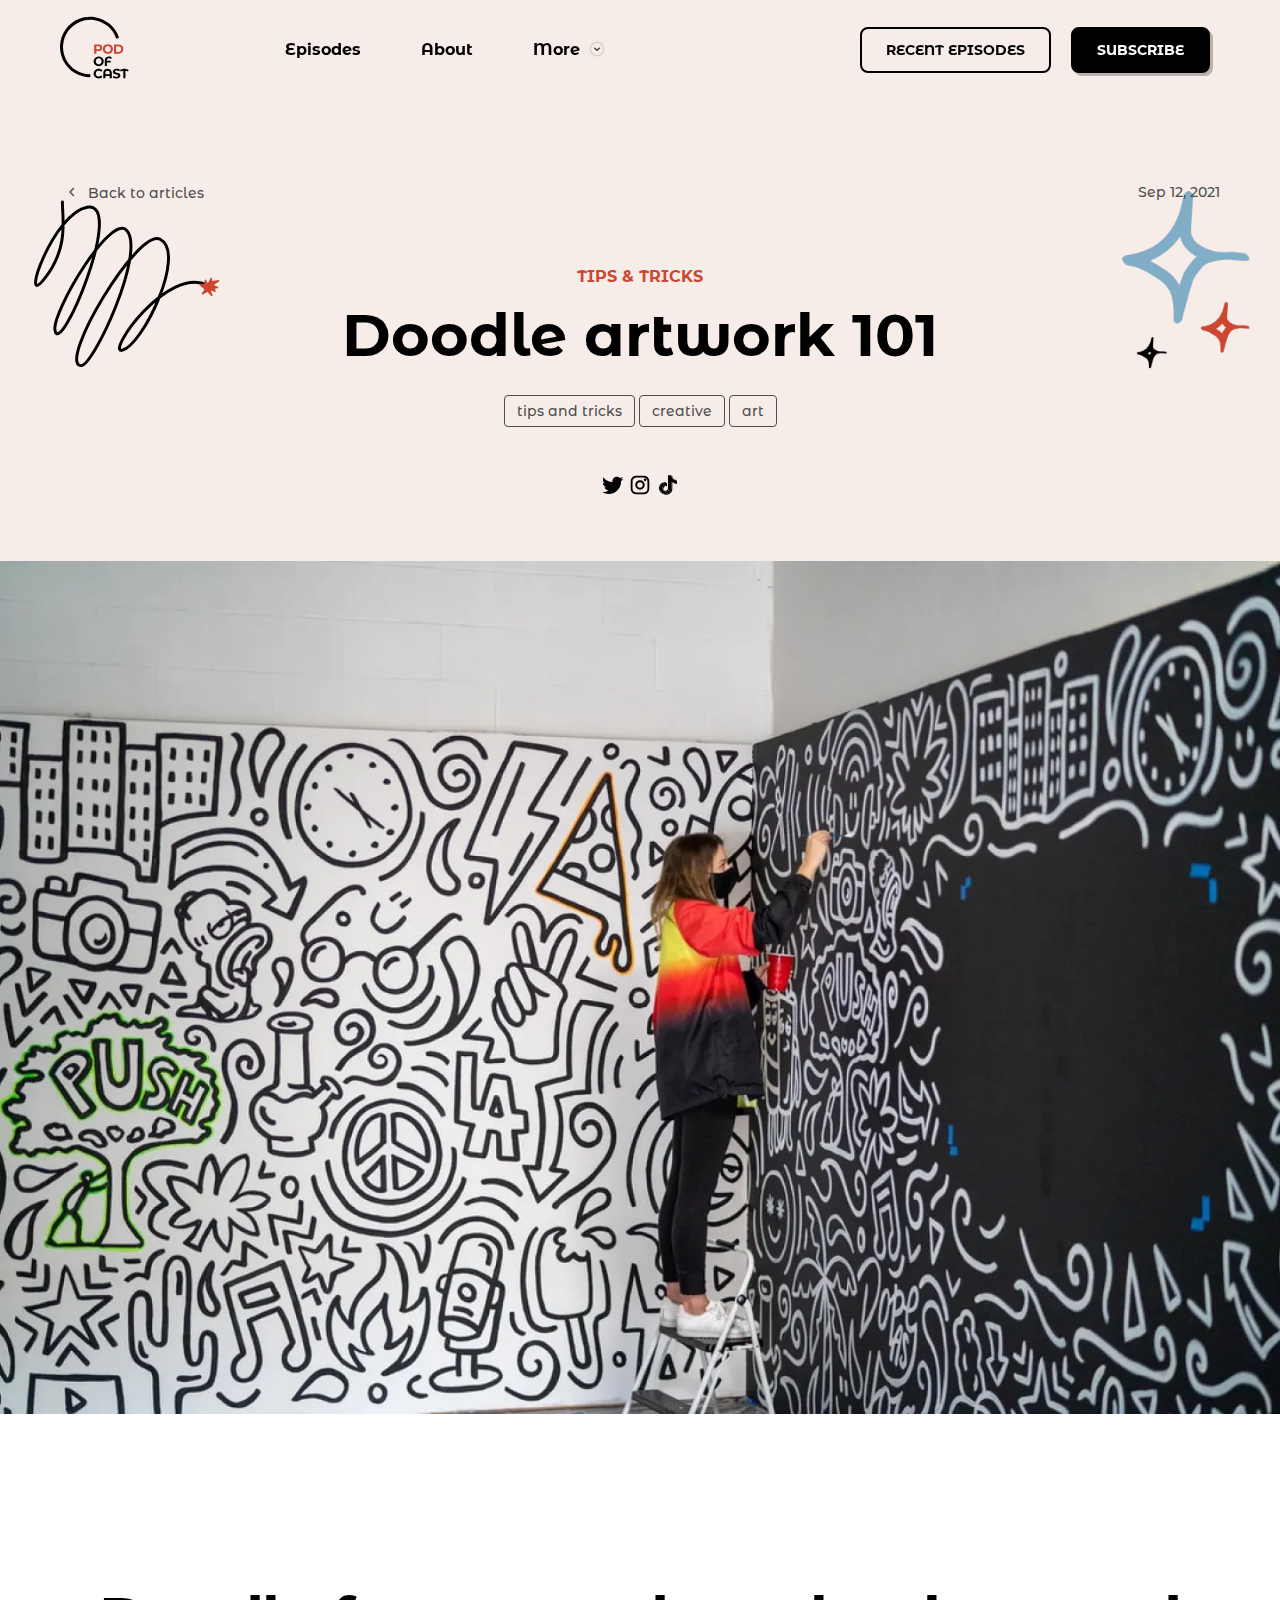
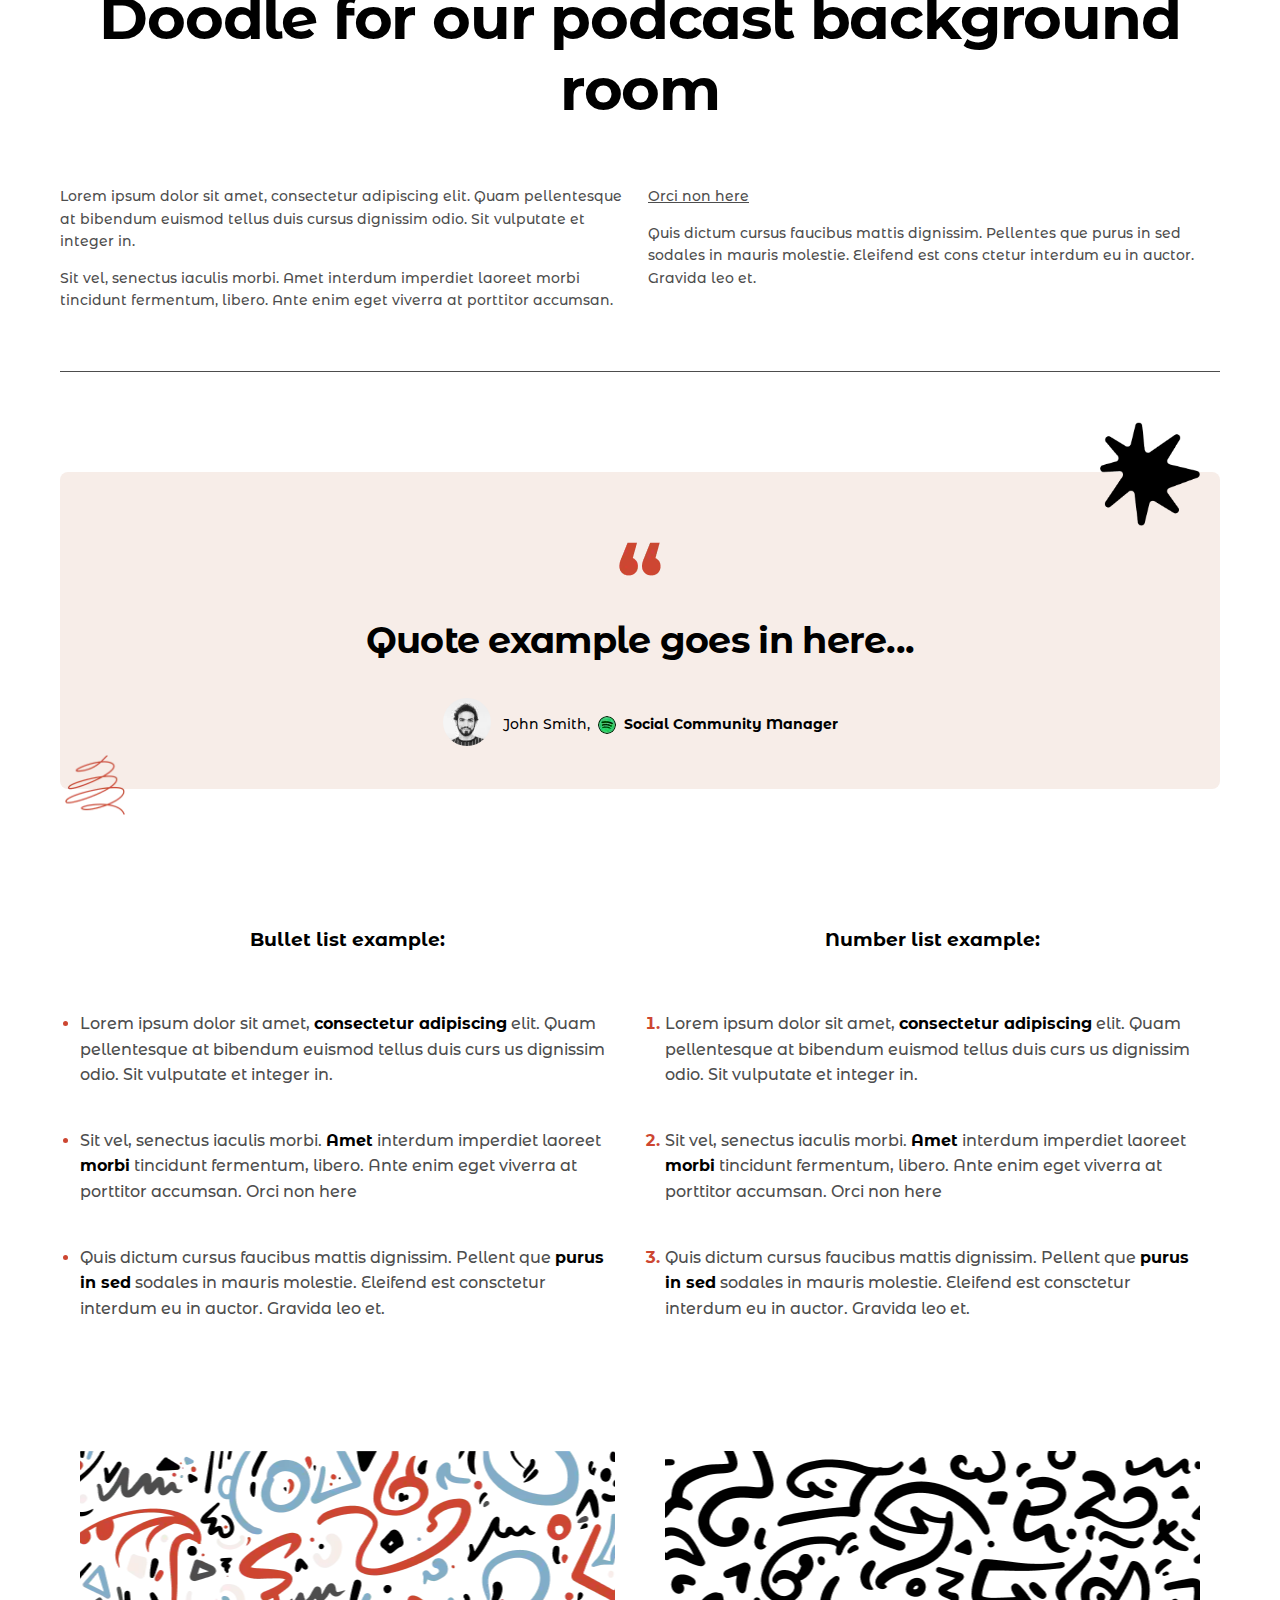
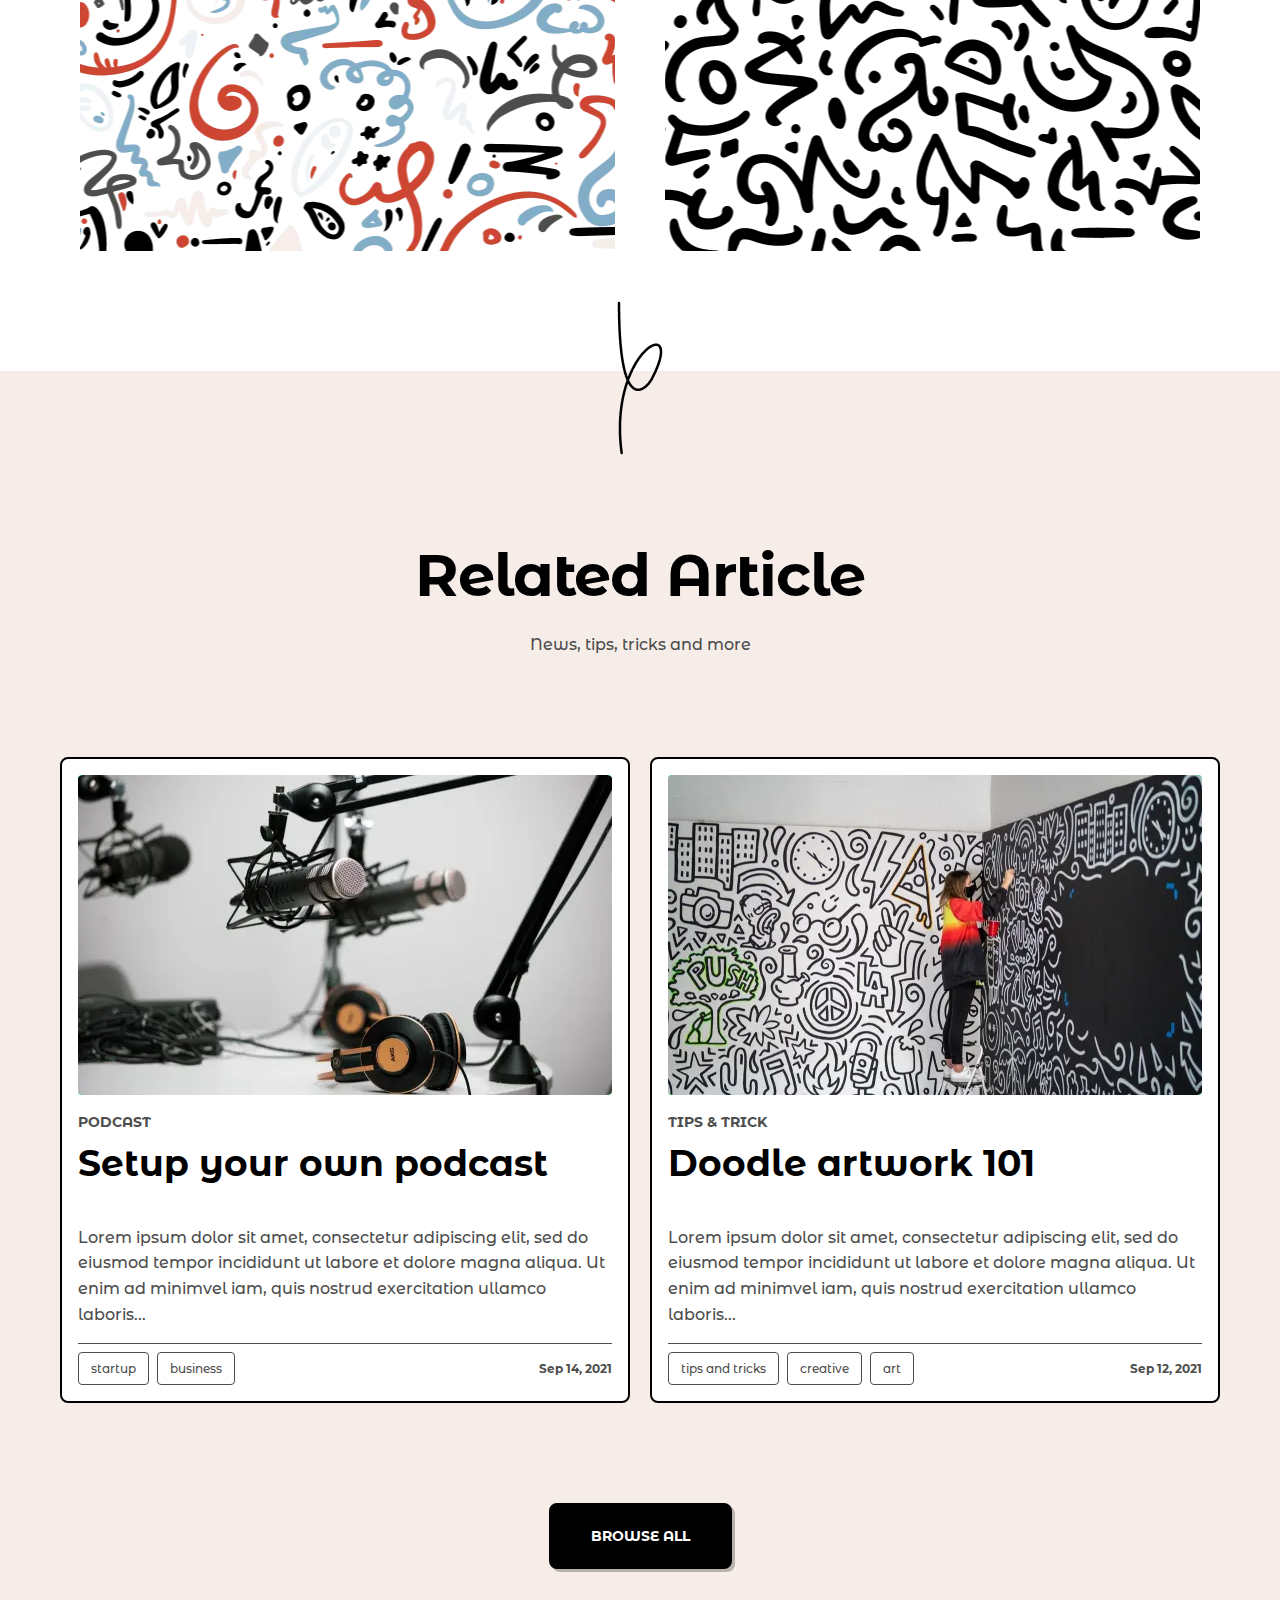
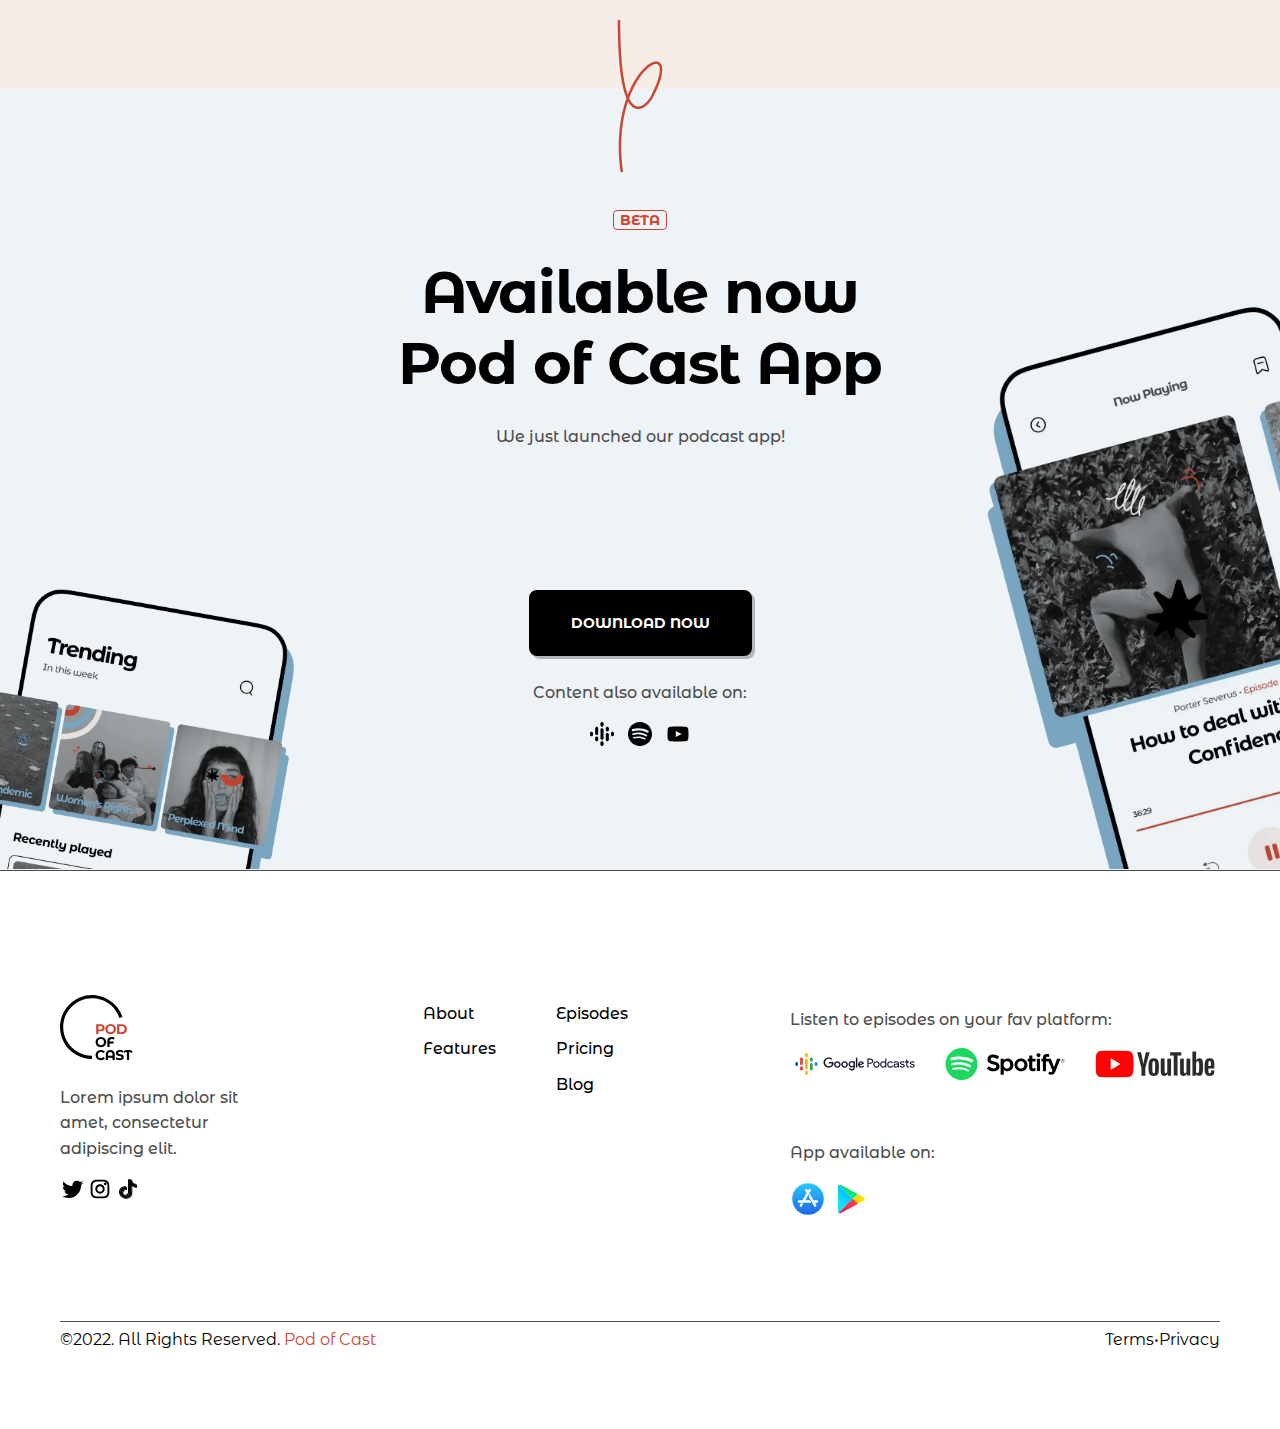
<file: Doodle_artwork_101.html>
<!DOCTYPE html>
<html lang="en">
    <head>
    <meta charset="UTF-8">
    <meta http-equiv="X-UA-Compatible" content="IE=edge">
    <meta name="viewport" content="width=device-width, initial-scale=1.0">
    <link rel="stylesheet" href="./css/style.min.css?_v=20231207144634">
    <link rel="shortcut icon" href="img/icons/logo-header.svg" type="image/x-icon">
    <title>Doodle_artwork_101</title>
</head>
    <body class="body">
        <div class="wrapper">
            <header class="header">
    <div class="container">
        <nav class="nav-full">
            <ul class="nav-full__ul">
                <li class="nav-full__logo">
                    <a href="index.html">
                        <svg class="main-logo nav-full__main-logo" width="74" height="74" viewBox="0 0 74 74" fill="none" xmlns="http://www.w3.org/2000/svg">
                            <g clip-path="url(#clip0_301_54)">
                                <path d="M32 68C26.0985 68 20.3119 66.368 15.28 63.2845C10.2482 60.2009 6.16702 55.786 3.48779 50.5277C0.808558 45.2694 -0.364381 39.3726 0.098643 33.4893C0.561671 27.606 2.64263 21.9653 6.11145 17.1909C9.58028 12.4164 14.3018 8.69427 19.7541 6.43585C25.2064 4.17744 31.177 3.47077 37.0059 4.39397C42.8348 5.31717 48.2948 7.83428 52.7823 11.667C57.2699 15.4997 60.6101 20.4988 62.4338 26.1115L59.3904 27.1003C57.7491 22.0489 54.7429 17.5498 50.7041 14.1003C46.6653 10.6509 41.7513 8.38546 36.5053 7.55457C31.2593 6.72369 25.8858 7.3597 20.9787 9.39227C16.0717 11.4248 11.8222 14.7748 8.70031 19.0718C5.57837 23.3688 3.7055 28.4454 3.28878 33.7404C2.87205 39.0354 3.9277 44.3425 6.33901 49.0749C8.75032 53.8074 12.4234 57.7809 16.952 60.556C21.4807 63.3312 26.6886 64.8 32 64.8L32 68Z" fill="black"/>
                                <path d="M40.404 33.2C41.272 33.2 42.0233 33.3447 42.658 33.634C43.302 33.9233 43.7967 34.334 44.142 34.866C44.4873 35.398 44.66 36.028 44.66 36.756C44.66 37.4747 44.4873 38.1047 44.142 38.646C43.7967 39.178 43.302 39.5887 42.658 39.878C42.0233 40.158 41.272 40.298 40.404 40.298H38.43V43H36.162V33.2H40.404ZM40.278 38.45C40.9593 38.45 41.4773 38.3053 41.832 38.016C42.1867 37.7173 42.364 37.2973 42.364 36.756C42.364 36.2053 42.1867 35.7853 41.832 35.496C41.4773 35.1973 40.9593 35.048 40.278 35.048H38.43V38.45H40.278ZM50.6019 43.168C49.5846 43.168 48.6652 42.9487 47.8439 42.51C47.0319 42.0713 46.3926 41.4693 45.9259 40.704C45.4686 39.9293 45.2399 39.0613 45.2399 38.1C45.2399 37.1387 45.4686 36.2753 45.9259 35.51C46.3926 34.7353 47.0319 34.1287 47.8439 33.69C48.6652 33.2513 49.5846 33.032 50.6019 33.032C51.6192 33.032 52.5339 33.2513 53.3459 33.69C54.1579 34.1287 54.7972 34.7353 55.2639 35.51C55.7306 36.2753 55.9639 37.1387 55.9639 38.1C55.9639 39.0613 55.7306 39.9293 55.2639 40.704C54.7972 41.4693 54.1579 42.0713 53.3459 42.51C52.5339 42.9487 51.6192 43.168 50.6019 43.168ZM50.6019 41.236C51.1806 41.236 51.7032 41.1053 52.1699 40.844C52.6366 40.5733 53.0006 40.2 53.2619 39.724C53.5326 39.248 53.6679 38.7067 53.6679 38.1C53.6679 37.4933 53.5326 36.952 53.2619 36.476C53.0006 36 52.6366 35.6313 52.1699 35.37C51.7032 35.0993 51.1806 34.964 50.6019 34.964C50.0232 34.964 49.5006 35.0993 49.0339 35.37C48.5672 35.6313 48.1986 36 47.9279 36.476C47.6666 36.952 47.5359 37.4933 47.5359 38.1C47.5359 38.7067 47.6666 39.248 47.9279 39.724C48.1986 40.2 48.5672 40.5733 49.0339 40.844C49.5006 41.1053 50.0232 41.236 50.6019 41.236ZM57.1084 33.2H61.5604C62.6244 33.2 63.5624 33.4053 64.3744 33.816C65.1957 34.2173 65.8304 34.7867 66.2784 35.524C66.7357 36.2613 66.9644 37.12 66.9644 38.1C66.9644 39.08 66.7357 39.9387 66.2784 40.676C65.8304 41.4133 65.1957 41.9873 64.3744 42.398C63.5624 42.7993 62.6244 43 61.5604 43H57.1084V33.2ZM61.4484 41.138C62.4284 41.138 63.2077 40.8673 63.7864 40.326C64.3744 39.7753 64.6684 39.0333 64.6684 38.1C64.6684 37.1667 64.3744 36.4293 63.7864 35.888C63.2077 35.3373 62.4284 35.062 61.4484 35.062H59.3764V41.138H61.4484Z" fill="#CD4631"/>
                                <path d="M40.908 56.168C39.8907 56.168 38.9713 55.9487 38.15 55.51C37.338 55.0713 36.6987 54.4693 36.232 53.704C35.7747 52.9293 35.546 52.0613 35.546 51.1C35.546 50.1387 35.7747 49.2753 36.232 48.51C36.6987 47.7353 37.338 47.1287 38.15 46.69C38.9713 46.2513 39.8907 46.032 40.908 46.032C41.9253 46.032 42.84 46.2513 43.652 46.69C44.464 47.1287 45.1033 47.7353 45.57 48.51C46.0367 49.2753 46.27 50.1387 46.27 51.1C46.27 52.0613 46.0367 52.9293 45.57 53.704C45.1033 54.4693 44.464 55.0713 43.652 55.51C42.84 55.9487 41.9253 56.168 40.908 56.168ZM40.908 54.236C41.4867 54.236 42.0093 54.1053 42.476 53.844C42.9427 53.5733 43.3067 53.2 43.568 52.724C43.8387 52.248 43.974 51.7067 43.974 51.1C43.974 50.4933 43.8387 49.952 43.568 49.476C43.3067 49 42.9427 48.6313 42.476 48.37C42.0093 48.0993 41.4867 47.964 40.908 47.964C40.3293 47.964 39.8067 48.0993 39.34 48.37C38.8733 48.6313 38.5047 49 38.234 49.476C37.9727 49.952 37.842 50.4933 37.842 51.1C37.842 51.7067 37.9727 52.248 38.234 52.724C38.5047 53.2 38.8733 53.5733 39.34 53.844C39.8067 54.1053 40.3293 54.236 40.908 54.236ZM51.9785 47.964C51.1945 47.964 50.6018 48.1367 50.2005 48.482C49.7992 48.818 49.5985 49.3267 49.5985 50.008V50.61H53.6305V52.43H49.5985V56H47.3305V50.022C47.3305 48.762 47.7225 47.782 48.5065 47.082C49.2998 46.382 50.4058 46.032 51.8245 46.032C52.3845 46.032 52.9118 46.0927 53.4065 46.214C53.9012 46.326 54.3305 46.494 54.6945 46.718L53.9945 48.51C53.4345 48.146 52.7625 47.964 51.9785 47.964ZM40.852 69.168C39.8533 69.168 38.948 68.9533 38.136 68.524C37.3333 68.0853 36.6987 67.4833 36.232 66.718C35.7747 65.9433 35.546 65.0707 35.546 64.1C35.546 63.1293 35.7747 62.2613 36.232 61.496C36.6987 60.7213 37.3333 60.1193 38.136 59.69C38.948 59.2513 39.858 59.032 40.866 59.032C41.7153 59.032 42.4807 59.1813 43.162 59.48C43.8527 59.7787 44.4313 60.208 44.898 60.768L43.442 62.112C42.7793 61.3467 41.958 60.964 40.978 60.964C40.3713 60.964 39.83 61.0993 39.354 61.37C38.878 61.6313 38.5047 62 38.234 62.476C37.9727 62.952 37.842 63.4933 37.842 64.1C37.842 64.7067 37.9727 65.248 38.234 65.724C38.5047 66.2 38.878 66.5733 39.354 66.844C39.83 67.1053 40.3713 67.236 40.978 67.236C41.958 67.236 42.7793 66.8487 43.442 66.074L44.898 67.418C44.4313 67.9873 43.8527 68.4213 43.162 68.72C42.4713 69.0187 41.7013 69.168 40.852 69.168ZM50.2796 59.032C51.1849 59.032 51.9736 59.2093 52.6456 59.564C53.3176 59.9187 53.8402 60.4413 54.2136 61.132C54.5869 61.8227 54.7736 62.658 54.7736 63.638V69H52.5056V66.648H48.0256V69H45.7856V63.638C45.7856 62.658 45.9722 61.8227 46.3456 61.132C46.7189 60.4413 47.2416 59.9187 47.9136 59.564C48.5856 59.2093 49.3742 59.032 50.2796 59.032ZM52.5056 64.828V63.428C52.5056 62.616 52.3049 62.0047 51.9036 61.594C51.5022 61.174 50.9562 60.964 50.2656 60.964C49.5656 60.964 49.0149 61.174 48.6136 61.594C48.2216 62.0047 48.0256 62.616 48.0256 63.428V64.828H52.5056ZM59.6722 69.168C58.8975 69.168 58.1462 69.0653 57.4182 68.86C56.6995 68.6453 56.1208 68.37 55.6822 68.034L56.4522 66.326C56.8722 66.634 57.3715 66.8813 57.9502 67.068C58.5288 67.2547 59.1075 67.348 59.6862 67.348C60.3302 67.348 60.8062 67.2547 61.1142 67.068C61.4222 66.872 61.5762 66.6153 61.5762 66.298C61.5762 66.0647 61.4828 65.8733 61.2962 65.724C61.1188 65.5653 60.8855 65.4393 60.5962 65.346C60.3162 65.2527 59.9335 65.15 59.4482 65.038C58.7015 64.8607 58.0902 64.6833 57.6142 64.506C57.1382 64.3287 56.7275 64.044 56.3822 63.652C56.0462 63.26 55.8782 62.7373 55.8782 62.084C55.8782 61.5147 56.0322 61.0013 56.3402 60.544C56.6482 60.0773 57.1102 59.7087 57.7262 59.438C58.3515 59.1673 59.1122 59.032 60.0082 59.032C60.6335 59.032 61.2448 59.1067 61.8422 59.256C62.4395 59.4053 62.9622 59.62 63.4102 59.9L62.7102 61.622C61.8048 61.1087 60.8995 60.852 59.9942 60.852C59.3595 60.852 58.8882 60.9547 58.5802 61.16C58.2815 61.3653 58.1322 61.636 58.1322 61.972C58.1322 62.308 58.3048 62.56 58.6502 62.728C59.0048 62.8867 59.5415 63.0453 60.2602 63.204C61.0068 63.3813 61.6182 63.5587 62.0942 63.736C62.5702 63.9133 62.9762 64.1933 63.3122 64.576C63.6575 64.9587 63.8302 65.4767 63.8302 66.13C63.8302 66.69 63.6715 67.2033 63.3542 67.67C63.0462 68.1273 62.5795 68.4913 61.9542 68.762C61.3288 69.0327 60.5682 69.168 59.6722 69.168ZM71.8642 61.944C71.0242 61.4587 70.1235 61.146 69.1622 61.006V69H66.8942V61.006C65.9329 61.146 65.0275 61.4587 64.1782 61.944L63.4082 60.25C64.0802 59.8487 64.8082 59.5453 65.5922 59.34C66.3762 59.1347 67.1835 59.032 68.0142 59.032C68.8542 59.032 69.6662 59.1347 70.4502 59.34C71.2435 59.5453 71.9715 59.8487 72.6342 60.25L71.8642 61.944Z" fill="black"/>
                            </g>
                            <defs>
                                <clipPath id="clip0_301_54">
                                    <rect width="74" height="74" fill="white"/>
                                </clipPath>
                            </defs>
                        </svg>
                    </a>
                </li>
                <li class="nav-full__li-menu"><a href="./episodes.html">Episodes</a></li>
                <li class="nav-full__li-menu"><a href="./about.html">About</a></li>
                <li class="nav-full__li-menu more">
                    More
                    <svg width="16" height="16" viewBox="0 0 16 16" fill="none" xmlns="http://www.w3.org/2000/svg">
                        <path opacity="0.3" d="M14.6668 7.99992C14.6668 11.6766 11.6761 14.6666 8.0001 14.6666C4.3241 14.6666 1.33344 11.6766 1.33344 7.99992C1.33344 4.32392 4.3241 1.33325 8.0001 1.33325C11.6761 1.33325 14.6668 4.32392 14.6668 7.99992" stroke="black" stroke-opacity="0.4" stroke-width="1.5"/>
                        <path d="M10.8139 7.0384C10.8139 7.16574 10.7653 7.29374 10.6679 7.39107L8.35459 9.71574C8.26059 9.80974 8.13326 9.8624 7.99993 9.8624C7.86726 9.8624 7.73993 9.80974 7.64593 9.71574L5.33126 7.39107C5.13659 7.19574 5.13659 6.87974 5.33259 6.6844C5.52859 6.48974 5.84526 6.4904 6.03993 6.68574L7.99993 8.6544L9.95993 6.68574C10.1546 6.4904 10.4706 6.48974 10.6666 6.6844C10.7653 6.78174 10.8139 6.9104 10.8139 7.0384Z" fill="black"/>
                    </svg>
                    <ul class="nav-full__more-window">
                        <li class="nav-full__more-li"><a href="./articles.html">Articles and News</a></li>
                        <li class="nav-full__more-li"><a href="./Doodle_artwork_101.html">Doodle artwork 101</a></li>
                    </ul>
                </li>
                <li class="nav-full__li"><a class="button button_transparent" href="episodes.html#latest">recent episodes</a></li>
                <li class="nav-full__li"><a href="./index.html#sponsor" class="button button_filled button_shadow">subscribe</a></li>
                <li class="nav-full__mob-menu-button"></li>
            </ul>
        </nav>
        <nav class="nav-mob">
            <ul class="nav-mob__ul">
                <li class="nav-mob__close-button"></li>
                <li class="nav-mob__li-menu"><a href="./episodes.html">Episodes</a></li>
                <li class="nav-mob__li-menu"><a href="./about.html">About</a></li>
                <li class="nav-mob__li-menu"><a href="./articles.html">Articles and News</a></li>
                <li class="nav-mob__li-menu"><a href="./Doodle_artwork_101.html">Doodle artwork 101</a></li>
            </ul>
        </nav>
    </div>
</header>
            <main class="main" id="main">
                <section class="hero doodle-artwork__hero">
                    <div class="container">
                        <div class="hero__content">
                            <div class="hero__date-back-btn">
                                <a class="hero__back-btn" href="./articles.html"><img src="img/icons/Arrow - Left Circle.svg" alt=""> Back to articles</a>
                                <span class="hero__date">Sep 12, 2021</span>
                            </div>
                            <span class="hero__category">TIPS & TRICKS</span>
                            <h2 class="title hero__title">Doodle artwork 101</h2>
                            <div class="hero__tags">
                                <span class="hero__tag">tips and tricks</span>
                                <span class="hero__tag">creative</span>
                                <span class="hero__tag">art</span>
                            </div>
                            <div class="socials">
                                <a href="https://twitter.com/">
                                    <svg width="24" height="24" viewBox="0 0 24 24" fill="none" xmlns="http://www.w3.org/2000/svg">
                                        <g id="twitter">
                                            <path  id="twitter_2" d="M8.84156 21C6.41531 21 4.15363 20.2943 2.25 19.0767C3.86624 19.1813 6.71855 18.9308 8.49268 17.2386C5.82381 17.1161 4.6202 15.0692 4.4632 14.1945C4.68997 14.2819 5.77148 14.3869 6.382 14.142C3.31192 13.3722 2.84095 10.678 2.94561 9.85573C3.52125 10.2581 4.49809 10.3981 4.88185 10.3631C2.02109 8.31618 3.05027 5.23707 3.55613 4.57226C5.60912 7.4165 8.6859 9.01393 12.4923 9.10278C12.4205 8.78802 12.3826 8.46032 12.3826 8.12373C12.3826 5.70819 14.3351 3.75 16.7435 3.75C18.0019 3.75 19.1358 4.28457 19.9318 5.13963C20.7727 4.94258 22.0382 4.4813 22.6569 4.0824C22.3451 5.20208 21.3742 6.13612 20.7869 6.48231C20.7821 6.47048 20.7918 6.49408 20.7869 6.48231C21.3028 6.40428 22.6986 6.13603 23.25 5.76192C22.9773 6.39094 21.948 7.4368 21.1033 8.02232C21.2605 14.9535 15.9574 21 8.84156 21Z" fill="#000"/>
                                        </g>
                                    </svg>
                                    
                                </a>
                                <a href="https://www.instagram.com/">
                                    <svg width="24" height="24" viewBox="0 0 24 24" fill="none" xmlns="http://www.w3.org/2000/svg">
                                        <g id="instagram">
                                            <g id="instagram_2">
                                                <path d="M18.5333 6.8665C18.5333 7.6397 17.9065 8.2665 17.1333 8.2665C16.3601 8.2665 15.7333 7.6397 15.7333 6.8665C15.7333 6.09331 16.3601 5.4665 17.1333 5.4665C17.9065 5.4665 18.5333 6.09331 18.5333 6.8665Z" fill="black"/>
                                                <path fill-rule="evenodd" clip-rule="evenodd" d="M12 16.6665C14.5773 16.6665 16.6667 14.5772 16.6667 11.9998C16.6667 9.42251 14.5773 7.33317 12 7.33317C9.42268 7.33317 7.33334 9.42251 7.33334 11.9998C7.33334 14.5772 9.42268 16.6665 12 16.6665ZM12 14.7998C13.5464 14.7998 14.8 13.5462 14.8 11.9998C14.8 10.4534 13.5464 9.19984 12 9.19984C10.4536 9.19984 9.20001 10.4534 9.20001 11.9998C9.20001 13.5462 10.4536 14.7998 12 14.7998Z" fill="black"/>
                                                <path fill-rule="evenodd" clip-rule="evenodd" d="M2.66667 11.6265C2.66667 8.49021 2.66667 6.92206 3.27704 5.72416C3.81393 4.67045 4.67062 3.81376 5.72433 3.27687C6.92223 2.6665 8.49038 2.6665 11.6267 2.6665H12.3733C15.5096 2.6665 17.0778 2.6665 18.2757 3.27687C19.3294 3.81376 20.1861 4.67045 20.723 5.72416C21.3333 6.92206 21.3333 8.49021 21.3333 11.6265V12.3732C21.3333 15.5095 21.3333 17.0776 20.723 18.2755C20.1861 19.3292 19.3294 20.1859 18.2757 20.7228C17.0778 21.3332 15.5096 21.3332 12.3733 21.3332H11.6267C8.49038 21.3332 6.92223 21.3332 5.72433 20.7228C4.67062 20.1859 3.81393 19.3292 3.27704 18.2755C2.66667 17.0776 2.66667 15.5095 2.66667 12.3732V11.6265ZM11.6267 4.53317H12.3733C13.9723 4.53317 15.0592 4.53462 15.8994 4.60327C16.7178 4.67013 17.1363 4.79133 17.4282 4.94008C18.1307 5.29801 18.7018 5.86913 19.0598 6.57161C19.2085 6.86355 19.3297 7.28207 19.3966 8.10044C19.4652 8.94061 19.4667 10.0276 19.4667 11.6265V12.3732C19.4667 13.9721 19.4652 15.0591 19.3966 15.8992C19.3297 16.7176 19.2085 17.1361 19.0598 17.4281C18.7018 18.1305 18.1307 18.7017 17.4282 19.0596C17.1363 19.2084 16.7178 19.3295 15.8994 19.3964C15.0592 19.4651 13.9723 19.4665 12.3733 19.4665H11.6267C10.0277 19.4665 8.94078 19.4651 8.10061 19.3964C7.28223 19.3295 6.86372 19.2084 6.57177 19.0596C5.8693 18.7017 5.29817 18.1305 4.94025 17.4281C4.79149 17.1361 4.6703 16.7176 4.60343 15.8992C4.53479 15.0591 4.53334 13.9721 4.53334 12.3732V11.6265C4.53334 10.0276 4.53479 8.94061 4.60343 8.10044C4.6703 7.28207 4.79149 6.86355 4.94025 6.57161C5.29817 5.86913 5.8693 5.29801 6.57177 4.94008C6.86372 4.79133 7.28223 4.67013 8.10061 4.60327C8.94078 4.53462 10.0277 4.53317 11.6267 4.53317Z" fill="black"/>
                                            </g>
                                        </g>
                                    </svg>
                                </a>
                                <a href="https://www.tiktok.com/">
                                    <svg width="24" height="24" viewBox="0 0 24 24" fill="none" xmlns="http://www.w3.org/2000/svg">
                                        <g id="tiktok">
                                            <path id="vector" d="M6.33812 14.8444C6.45533 13.8739 6.85333 13.3306 7.60335 12.7736C8.67649 12.0193 10.017 12.446 10.017 12.446V9.91462C10.3429 9.90629 10.6689 9.92561 10.9913 9.97234V13.23C10.9913 13.23 9.65116 12.8033 8.57801 13.558C7.8284 14.1146 7.42958 14.6583 7.31278 15.6287C7.30912 16.1557 7.40801 16.8445 7.8634 17.4401C7.75081 17.3824 7.63604 17.3166 7.51911 17.2427C6.51596 16.5691 6.33324 15.5585 6.33812 14.8444ZM16.5263 5.23411C15.7881 4.42517 15.5089 3.60842 15.408 3.03467H16.3366C16.3366 3.03467 16.1515 4.53906 17.5009 6.01849L17.5197 6.03838C17.156 5.8096 16.8224 5.53956 16.5263 5.23411ZM20.9999 7.52756V10.7197C20.9999 10.7197 19.8149 10.6733 18.9379 10.4501C17.7134 10.1381 16.9263 9.65953 16.9263 9.65953C16.9263 9.65953 16.3826 9.31824 16.3387 9.29445V15.8862C16.3387 16.2532 16.2382 17.1698 15.9317 17.9343C15.5317 18.9343 14.9143 19.5908 14.8008 19.725C14.8008 19.725 14.0499 20.6123 12.7253 21.2098C11.5313 21.7489 10.483 21.7352 10.1696 21.7489C10.1696 21.7489 8.35744 21.8207 6.72677 20.7609C6.37415 20.5273 6.04499 20.2628 5.74356 19.9707L5.7517 19.9765C7.38278 21.0363 9.19455 20.9645 9.19455 20.9645C9.50831 20.9509 10.5566 20.9645 11.7502 20.4255C13.0737 19.8279 13.8257 18.9406 13.8257 18.9406C13.938 18.8064 14.5582 18.15 14.9566 17.1495C15.2623 16.3854 15.3636 15.4684 15.3636 15.1014V8.51047C15.4076 8.53465 15.9508 8.87594 15.9508 8.87594C15.9508 8.87594 16.7383 9.35491 17.9628 9.66655C18.8402 9.88966 20.0249 9.93607 20.0249 9.93607V7.43473C20.4302 7.52561 20.7757 7.55018 20.9999 7.52756Z" fill="black"/>
                                            <path id="vector_2" d="M20.0253 7.43473V9.93529C20.0253 9.93529 18.8407 9.88887 17.9633 9.66577C16.7387 9.35374 15.9513 8.87516 15.9513 8.87516C15.9513 8.87516 15.408 8.53387 15.364 8.50969V15.1022C15.364 15.4692 15.2635 16.3862 14.9571 17.1503C14.557 18.1507 13.9397 18.8072 13.8261 18.9414C13.8261 18.9414 13.0749 19.8287 11.7507 20.4262C10.5571 20.9653 9.50874 20.9516 9.19498 20.9653C9.19498 20.9653 7.38321 21.0371 5.75213 19.9773L5.74399 19.9715C5.57178 19.8047 5.40968 19.6286 5.25849 19.4441C4.73799 18.8095 4.41894 18.0591 4.33877 17.845C4.33863 17.844 4.33863 17.8431 4.33877 17.8422C4.20976 17.4701 3.93873 16.5765 3.97576 15.711C4.04128 14.184 4.57847 13.2467 4.72049 13.0119C5.09664 12.3716 5.58587 11.7987 6.16641 11.3188C6.6787 10.9046 7.25936 10.5751 7.88458 10.3437C8.56046 10.072 9.28422 9.92637 10.017 9.91462V12.446C10.017 12.446 8.67652 12.0208 7.60378 12.7736C6.85376 13.3306 6.45576 13.8739 6.33855 14.8444C6.33367 15.5585 6.51639 16.5691 7.51873 17.2431C7.63566 17.3172 7.75042 17.383 7.86301 17.4405C8.03812 17.6681 8.25125 17.8664 8.49379 18.0275C9.47293 18.6473 10.2934 18.6906 11.3425 18.288C12.042 18.0189 12.5686 17.4124 12.8128 16.7404C12.9662 16.3207 12.9642 15.8982 12.9642 15.4614V3.03467H15.4059C15.5069 3.60842 15.786 4.42517 16.5243 5.23411C16.8204 5.53956 17.1539 5.8096 17.5176 6.03838C17.6251 6.14954 18.1745 6.69911 18.8797 7.0365C19.2444 7.21089 19.6288 7.34452 20.0253 7.43473Z" fill="black"/>
                                            <path id="vector_3" d="M3.36691 17.0679V17.0698L3.4275 17.234C3.42054 17.2149 3.39803 17.1568 3.36691 17.0679Z" fill="black"/>
                                            <path id="vector_4" d="M7.88461 10.344C7.25939 10.5754 6.67873 10.9049 6.16644 11.3191C5.58572 11.8001 5.09661 12.3742 4.72093 13.0158C4.57891 13.2498 4.04172 14.1878 3.9762 15.7149C3.93917 16.5804 4.2102 17.4739 4.33921 17.846C4.33907 17.847 4.33907 17.8479 4.33921 17.8488C4.4206 18.061 4.73843 18.8114 5.25893 19.4479C5.41012 19.6325 5.57222 19.8085 5.74443 19.9753C5.19268 19.6095 4.7006 19.1674 4.28427 18.6632C3.76825 18.034 3.45001 17.2914 3.36699 17.0722C3.36689 17.0706 3.36689 17.0691 3.36699 17.0675V17.0648C3.23758 16.6931 2.96573 15.7991 3.00358 14.9324C3.0691 13.4054 3.60628 12.4681 3.74831 12.2333C4.12388 11.5917 4.613 11.0176 5.19382 10.5367C5.706 10.1223 6.28669 9.79279 6.91199 9.56155C7.30202 9.40646 7.70833 9.29203 8.1239 9.22027C8.75019 9.11549 9.38984 9.1064 10.0191 9.19336V9.91493C9.2856 9.92643 8.56113 10.0721 7.88461 10.344Z" fill="black"/>
                                            <path id="vector_5" d="M15.408 3.03476H12.9662V15.4619C12.9662 15.8987 12.9662 16.32 12.8148 16.7408C12.5682 17.4125 12.0437 18.019 11.3445 18.2881C10.295 18.6922 9.47454 18.6474 8.49581 18.0276C8.25285 17.8673 8.03917 17.6696 7.8634 17.4425C8.69726 17.8688 9.44361 17.8614 10.3682 17.5057C11.067 17.2366 11.5923 16.6301 11.8381 15.958C11.992 15.5383 11.9899 15.1159 11.9899 14.6795V2.25H15.3616C15.3616 2.25 15.3237 2.55891 15.408 3.03476ZM20.0253 6.74328V7.43483C19.6295 7.34447 19.2458 7.21085 18.8817 7.0366C18.1765 6.69921 17.6271 6.14964 17.5197 6.03848C17.6443 6.11693 17.7737 6.1883 17.9071 6.25222C18.7645 6.66255 19.609 6.78502 20.0253 6.74328Z" fill="black"/>
                                        </g>
                                    </svg>
                                </a>
                            </div>
                        </div>
                    </div>
                </section>
                <section class="big-img">
                    <picture><source srcset="img/article-cards/img-2-full.webp" type="image/webp"><img src="img/article-cards/img-2-full.png" alt=""></picture>
                </section>
                <section class="description">
                    <div class="container">
                        <h2 class="title description__title">Doodle for our podcast background room</h2>
                        <div class="description__text-content">
                            <p class="parag description__parag">Lorem ipsum dolor sit amet, consectetur adipiscing elit. Quam pellentesque at bibendum euismod tellus duis cursus dignissim odio. Sit vulputate et integer in.</p>
                            <p class="parag description__parag">Sit vel, senectus iaculis morbi. Amet interdum imperdiet laoreet morbi tincidunt fermentum, libero. Ante enim eget viverra at porttitor accumsan. <a href="" class="inline-link">Orci non here</a></p>
                            <p class="parag description__parag">Quis dictum cursus faucibus mattis dignissim. Pellentes que purus in sed sodales in mauris molestie. Eleifend est cons ctetur interdum eu in auctor. Gravida leo et.</p>
                        </div>
                        <hr>
                        <div class="description__review">
                            <picture><source srcset="img/icons/quotes.webp" type="image/webp"><img class="tips__quotes" src="img/icons/quotes.png" alt="quotes"></picture>
                            <p class="tips__review-text">Quote example goes in here...</p>
                            <div class="user-info tips__user-info">
                                <picture><source srcset="img/users/avatar-1.webp" type="image/webp"><img class="user-info__avatar" src="img/users/avatar-1.png" alt="avatar"></picture>
                                <span class="user-info__name">John Smith,</span><picture><source srcset="img/logos/spotify-mini.webp" type="image/webp"><img class="user-info__comp-logo" src="img/logos/spotify-mini.png" alt="spotyfy-mini logo"></picture><span class="user-info__position">Social Community Manager</span>
                            </div>
                            <picture><source srcset="img/decor/Star-4.webp" type="image/webp"><img class="decor tips__review-decor-1" src="img/decor/Star-4.png" alt=""></picture>
                            <picture><source srcset="img/decor/Vector-4.webp" type="image/webp"><img class="decor tips__review-decor-2" src="img/decor/Vector-4.png" alt=""></picture>
                        </div>
                    </div>
                </section>
                <section class="examples">
                    <div class="container">
                        <div class="examples__content">
                            <div class="examples__bullet">
                                <h3 class="examples__title">Bullet list example:</h3>
                                <ul class="examples__ul">
                                    <li class="examples__li">
                                        Lorem ipsum dolor sit amet, <b>consectetur adipiscing</b> elit. Quam pellentesque at bibendum euismod tellus duis curs us dignissim odio. Sit vulputate et integer in.
                                    </li>
                                    <li class="examples__li">
                                        Sit vel, senectus iaculis morbi. <b>Amet</b> interdum imperdiet laoreet <b>morbi</b> tincidunt fermentum, libero. Ante enim eget viverra at porttitor accumsan. Orci non here
                                    </li>
                                    <li class="examples__li">
                                        Quis dictum cursus faucibus mattis dignissim. Pellent que <b>purus in sed</b> sodales in mauris molestie. Eleifend est consctetur interdum eu in auctor. Gravida leo et.
                                    </li>
                                </ul>
                                <div class="examples__bullet-img"></div>
                            </div>
                            <div class="examples__number">
                                <h3 class="examples__title">Number list example:</h3>
                                <ol class="examples__ol">
                                    <li class="examples__li">
                                        Lorem ipsum dolor sit amet, <b>consectetur adipiscing</b> elit. Quam pellentesque at bibendum euismod tellus duis curs us dignissim odio. Sit vulputate et integer in.
                                    </li>
                                    <li class="examples__li">
                                        Sit vel, senectus iaculis morbi. <b>Amet</b> interdum imperdiet laoreet <b>morbi</b> tincidunt fermentum, libero. Ante enim eget viverra at porttitor accumsan. Orci non here
                                    </li>
                                    <li class="examples__li">
                                        Quis dictum cursus faucibus mattis dignissim. Pellent que <b>purus in sed</b> sodales in mauris molestie. Eleifend est consctetur interdum eu in auctor. Gravida leo et.
                                    </li>
                                </ol>
                                <div class="examples__number-img"></div>
                            </div>
                        </div>
                    </div>
                </section>
                <section class="article-and-news doodle-artwork__article-and-news">
                    <div class="container">
                        <h2 class="title article-and-news__title">Related Article</h2>
                        <p class="parag article-and-news__parag">News, tips, tricks and more</p>
                        <div class="article-and-news__cards">
                            <a href="" class="article-card article-and-news__article-card search-item" id="article-card_001">
    <div class="article-card__img"></div>
    <span class="article-card__category">podcast</span>
    <h3 class="article-card__title">Setup your own podcast</h3>
    <p class="parag article-card__parag">Lorem ipsum dolor sit amet, consectetur adipiscing elit, sed do eiusmod tempor incididunt ut labore et dolore magna aliqua. Ut enim ad minimvel iam, quis nostrud exercitation ullamco laboris...</p>
    <hr>
    <div class="article-card__footer" tags="business startup">
        <span class="article-card__date">Sep 14, 2021</span>
    </div>
</a>

                            <a href="./Doodle_artwork_101.html" class="article-card article-and-news__article-card search-item" id="article-card_002">
    <div class="article-card__img"></div>
    <span class="article-card__category">TIPS & TRICK</span>
    <h3 class="article-card__title">Doodle artwork 101</h3>
    <p class="parag article-card__parag">Lorem ipsum dolor sit amet, consectetur adipiscing elit, sed do eiusmod tempor incididunt ut labore et dolore magna aliqua. Ut enim ad minimvel iam, quis nostrud exercitation ullamco laboris...</p>
    <hr>
    <div class="article-card__footer" tags="art creative tips_and_tricks">
        <span class="article-card__date">Sep 12, 2021</span>
    </div>
</a>

                        </div>
                        <a class="button button_big button_filled button_shadow article-card__button" href="./articles.html">browse all</a>
                    </div>
                    <picture><source srcset="img/decor/Scribble-black.webp" type="image/webp"><img class="decor decor-scribble" src="img/decor/Scribble-black.png" alt=""></picture>
                </section>
            </main>
            <footer class="footer">
    <section class="footer__upside">
        <div class="container">
            <div class="footer__content">
                <span class="beta">beta</span>
                <h2 class="title footer__title">Available now <br> Pod of Cast App</h2>
                <p class="parag footer__parag">We just launched our podcast app!</p>
                <a href="https://play.google.com/store/games?gl=TR&utm_source=emea_Med&utm_medium=hasem&utm_content=Nov2020&utm_campaign=Evergreen&pcampaignid=MKT-EDR-emea-tr-1001280-Med-hasem-py-Evergreen-Nov2020-Text_Search_BKWS%7CONSEM_kwid_43700077627394926&gclid=Cj0KCQiA67CrBhC1ARIsACKAa8QkVPkqCumzsvDin7uBuBY0u85b76KrZTIkf5wjy3q39T2uhYoHN08aAuzlEALw_wcB&gclsrc=aw.ds&pli=1" class="button button_filled button_big button_shadow footer__button">DOWNLOAD NOW</a>
                <p class="parag footer__parag">Content also available on:</p>
                <div class="album__platforms">
                    <a href="https://podcasts.google.com/">
                        <svg class="google-podcasts album__google-podcasts" xmlns="http://www.w3.org/2000/svg" width="24" height="24" viewBox="0 0 24 24" fill="none">
                            <g clip-path="url(#clip0_301_163)">
                                <path d="M10.5 7.63647V11.2733V12.727V16.3638H13.5001V12.727V11.2733V7.63647H10.5Z" fill="white"/>
                                <path d="M1.50002 12.682C2.32845 12.682 3.00003 12.0104 3.00003 11.182C3.00003 10.3536 2.32845 9.68201 1.50002 9.68201C0.671581 9.68201 0 10.3536 0 11.182C0 12.0104 0.671581 12.682 1.50002 12.682Z" fill="white"/>
                                <path d="M1.50002 14.318C2.32845 14.318 3.00003 13.6464 3.00003 12.818C3.00003 11.9896 2.32845 11.318 1.50002 11.318C0.671581 11.318 0 11.9896 0 12.818C0 13.6464 0.671581 14.318 1.50002 14.318Z" fill="white"/>
                                <path d="M3.00003 11.182H0V12.8184H3.00003V11.182Z" fill="white"/>
                                <path d="M22.5 14.318C23.3285 14.318 24 13.6464 24 12.818C24 11.9896 23.3285 11.318 22.5 11.318C21.6716 11.318 21 11.9896 21 12.818C21 13.6464 21.6716 14.318 22.5 14.318Z" fill="white"/>
                                <path d="M22.5 12.682C23.3285 12.682 24 12.0104 24 11.182C24 10.3536 23.3285 9.68201 22.5 9.68201C21.6716 9.68201 21 10.3536 21 11.182C21 12.0104 21.6716 12.682 22.5 12.682Z" fill="white"/>
                                <path d="M21 12.8184H24V11.182H21V12.8184Z" fill="white"/>
                                <path d="M6.68153 17.5911C7.50994 17.5911 8.18153 16.9195 8.18153 16.0911C8.18153 15.2626 7.50994 14.5911 6.68153 14.5911C5.85309 14.5911 5.18152 15.2626 5.18152 16.0911C5.18152 16.9195 5.85309 17.5911 6.68153 17.5911Z" fill="white"/>
                                <path d="M6.68153 19.2276C7.50994 19.2276 8.18153 18.5561 8.18153 17.7276C8.18153 16.8992 7.50994 16.2275 6.68153 16.2275C5.85309 16.2275 5.18152 16.8992 5.18152 17.7276C5.18152 18.5561 5.85309 19.2276 6.68153 19.2276Z" fill="white"/>
                                <path d="M8.18153 16.0911H5.18152V17.7274H8.18153V16.0911Z" fill="white"/>
                                <path d="M6.68153 7.77245C7.50994 7.77245 8.18153 7.10088 8.18153 6.27247C8.18153 5.44404 7.50994 4.77246 6.68153 4.77246C5.85309 4.77246 5.18152 5.44404 5.18152 6.27247C5.18152 7.10088 5.85309 7.77245 6.68153 7.77245Z" fill="white"/>
                                <path d="M6.68153 13.0905C7.50994 13.0905 8.18153 12.4189 8.18153 11.5905C8.18153 10.762 7.50994 10.0905 6.68153 10.0905C5.85309 10.0905 5.18152 10.762 5.18152 11.5905C5.18152 12.4189 5.85309 13.0905 6.68153 13.0905Z" fill="white"/>
                                <path d="M8.18153 6.27246H5.18152V11.6248H8.18153V6.27246Z" fill="white"/>
                                <path d="M17.3185 9.40957C18.1469 9.40957 18.8185 8.73799 18.8185 7.90956C18.8185 7.08112 18.1469 6.40955 17.3185 6.40955C16.4901 6.40955 15.8185 7.08112 15.8185 7.90956C15.8185 8.73799 16.4901 9.40957 17.3185 9.40957Z" fill="white"/>
                                <path d="M17.3185 7.77245C18.1469 7.77245 18.8185 7.10088 18.8185 6.27247C18.8185 5.44404 18.1469 4.77246 17.3185 4.77246C16.4901 4.77246 15.8185 5.44404 15.8185 6.27247C15.8185 7.10088 16.4901 7.77245 17.3185 7.77245Z" fill="white"/>
                                <path d="M15.8179 7.90882H18.818V6.27246H15.8179V7.90882Z" fill="white"/>
                                <path d="M12 4.63649C12.8285 4.63649 13.5001 3.96492 13.5001 3.13648C13.5001 2.30805 12.8285 1.63647 12 1.63647C11.1716 1.63647 10.5 2.30805 10.5 3.13648C10.5 3.96492 11.1716 4.63649 12 4.63649Z" fill="white"/>
                                <path d="M12 3.00001C12.8285 3.00001 13.5001 2.32844 13.5001 1.50001C13.5001 0.671577 12.8285 0 12 0C11.1716 0 10.5 0.671577 10.5 1.50001C10.5 2.32844 11.1716 3.00001 12 3.00001Z" fill="white"/>
                                <path d="M10.5 3.13638H13.5001V1.5H10.5V3.13638Z" fill="white"/>
                                <path d="M12 24C12.8285 24 13.5001 23.3284 13.5001 22.5C13.5001 21.6716 12.8285 21 12 21C11.1716 21 10.5 21.6716 10.5 22.5C10.5 23.3284 11.1716 24 12 24Z" fill="white"/>
                                <path d="M12 22.364C12.8285 22.364 13.5001 21.6925 13.5001 20.864C13.5001 20.0356 12.8285 19.364 12 19.364C11.1716 19.364 10.5 20.0356 10.5 20.864C10.5 21.6925 11.1716 22.364 12 22.364Z" fill="white"/>
                                <path d="M10.5 22.5004H13.5001V20.864H10.5V22.5004Z" fill="white"/>
                                <path d="M17.3185 19.2276C18.1469 19.2276 18.8185 18.5561 18.8185 17.7276C18.8185 16.8992 18.1469 16.2275 17.3185 16.2275C16.4901 16.2275 15.8185 16.8992 15.8185 17.7276C15.8185 18.5561 16.4901 19.2276 17.3185 19.2276Z" fill="white"/>
                                <path d="M17.3185 13.9096C18.1469 13.9096 18.8185 13.238 18.8185 12.4096C18.8185 11.5811 18.1469 10.9095 17.3185 10.9095C16.4901 10.9095 15.8185 11.5811 15.8185 12.4096C15.8185 13.238 16.4901 13.9096 17.3185 13.9096Z" fill="white"/>
                                <path d="M15.8179 17.7272H18.818V12.4089H15.8179V17.7272Z" fill="white"/>
                                <path d="M12 9.13652C12.8285 9.13652 13.5001 8.46488 13.5001 7.63651C13.5001 6.80808 12.8285 6.13647 12 6.13647C11.1716 6.13647 10.5 6.80808 10.5 7.63651C10.5 8.46488 11.1716 9.13652 12 9.13652Z" fill="white"/>
                                <path d="M12 17.864C12.8285 17.864 13.5001 17.1925 13.5001 16.364C13.5001 15.5356 12.8285 14.864 12 14.864C11.1716 14.864 10.5 15.5356 10.5 16.364C10.5 17.1925 11.1716 17.864 12 17.864Z" fill="white"/>
                            </g>
                            <defs>
                            <clipPath id="clip0_301_163">
                                <rect width="24" height="24" fill="white"/>
                            </clipPath>
                            </defs>
                        </svg>
                    </a>
                    <a href="https://open.spotify.com/">
                        <svg class="spotify album__spotify" xmlns="http://www.w3.org/2000/svg" width="24" height="24" viewBox="0 0 24 24" fill="none">
                            <g clip-path="url(#clip0_301_192)">
                                <path d="M12 0C9.62662 0 7.30654 0.70378 5.33313 2.02233C3.35979 3.34094 1.82173 5.21511 0.913423 7.40778C0.00518715 9.60052 -0.232448 12.0133 0.230606 14.3411C0.69359 16.6689 1.83646 18.807 3.51471 20.4853C5.19295 22.1635 7.33118 23.3064 9.65895 23.7694C11.9867 24.2324 14.3995 23.9948 16.5922 23.0865C18.7849 22.1783 20.6591 20.6402 21.9777 18.6668C23.2962 16.6935 24 14.3734 24 12C24 8.81738 22.7357 5.76516 20.4853 3.51474C18.2348 1.26425 15.1826 0 12 0ZM17.5068 17.3057C17.4557 17.3905 17.3883 17.4643 17.3085 17.5228C17.2286 17.5813 17.138 17.6234 17.0417 17.6465C16.9455 17.6697 16.8456 17.6735 16.7479 17.6577C16.6501 17.6419 16.5565 17.6069 16.4725 17.5547C13.6569 15.8308 10.1133 15.4477 5.93776 16.3959C5.84275 16.4185 5.74425 16.4221 5.64784 16.4064C5.5515 16.3906 5.45914 16.3559 5.37635 16.3043C5.29348 16.2526 5.22171 16.185 5.16517 16.1054C5.10862 16.0257 5.06855 15.9357 5.04712 15.8404C5.02429 15.7448 5.02066 15.6457 5.03623 15.5486C5.05186 15.4516 5.08642 15.3586 5.13801 15.275C5.1896 15.1914 5.25725 15.1188 5.3369 15.0613C5.41663 15.0039 5.50689 14.9627 5.60253 14.9401C10.1708 13.8962 14.0974 14.3464 17.2578 16.2809C17.4264 16.384 17.5473 16.5498 17.594 16.7418C17.6407 16.9339 17.6093 17.1367 17.5068 17.3057ZM18.9721 14.0399C18.8383 14.2458 18.6304 14.3923 18.3916 14.4494C18.1528 14.5064 17.9012 14.4695 17.6888 14.3464C14.0474 12.3151 9.74858 11.8122 5.73664 12.9481C5.61182 13.0177 5.47296 13.0585 5.33034 13.0674C5.18765 13.0764 5.04481 13.0533 4.91224 12.9998C4.77967 12.9464 4.66079 12.864 4.56424 12.7586C4.46769 12.6532 4.39592 12.5275 4.35425 12.3909C4.31257 12.2541 4.30203 12.1098 4.32339 11.9685C4.34475 11.8271 4.39746 11.6924 4.47767 11.5741C4.55788 11.4558 4.66358 11.357 4.78694 11.2848C4.91036 11.2127 5.04831 11.1691 5.19072 11.1572C7.43004 10.5126 9.7756 10.322 12.0896 10.5967C14.4036 10.8713 16.6394 11.6057 18.6656 12.7566C18.8715 12.8904 19.018 13.0982 19.0751 13.337C19.1321 13.5759 19.0952 13.8275 18.9721 14.0399ZM19.0966 10.6401C15.2658 8.34155 8.85878 8.13085 5.16203 9.25138C4.87755 9.33779 4.57038 9.30758 4.30817 9.16744C4.04596 9.02737 3.85015 8.78886 3.76379 8.50436C3.67743 8.21994 3.70759 7.91276 3.8477 7.65052C3.98774 7.38834 4.22628 7.19251 4.51076 7.10617C8.75343 5.82283 15.7925 6.07184 20.2459 8.70548C20.4748 8.86935 20.6337 9.11336 20.6909 9.38905C20.7481 9.66468 20.6994 9.95178 20.5546 10.1933C20.4097 10.4347 20.1793 10.6127 19.9092 10.6919C19.639 10.7712 19.3489 10.7458 19.0966 10.6209V10.6401Z" fill="white"/>
                            </g>
                            <defs>
                                <clipPath id="clip0_301_192">
                                    <rect width="24" height="24" fill="white"/>
                                </clipPath>
                            </defs>
                        </svg>
                    </a>
                    <a href="https://www.youtube.com/">
                        <svg class="youtube album__youtube" xmlns="http://www.w3.org/2000/svg" width="24" height="24" viewBox="0 0 24 24" fill="none">
                            <path fill-rule="evenodd" clip-rule="evenodd" d="M4.45835 4.73508C2.97296 4.80867 1.77978 5.97175 1.68338 7.45583C1.59102 8.87769 1.5 10.6272 1.5 12C1.5 13.3728 1.59102 15.1223 1.68338 16.5442C1.77978 18.0283 2.97296 19.1913 4.45835 19.2649C6.60929 19.3715 9.6836 19.5 12 19.5C14.3164 19.5 17.3907 19.3715 19.5417 19.2649C21.027 19.1913 22.2202 18.0283 22.3166 16.5442C22.409 15.1223 22.5 13.3728 22.5 12C22.5 10.6272 22.409 8.8777 22.3166 7.45583C22.2202 5.97175 21.027 4.80867 19.5417 4.73508C17.3907 4.62852 14.3164 4.5 12 4.5C9.6836 4.5 6.60929 4.62852 4.45835 4.73508ZM15.75 12L9.75 15V9L15.75 12Z" fill="white"/>
                        </svg>
                    </a>
                </div>
            </div>
        </div>
        <picture><source srcset="img/decor/Scribble-red.webp" type="image/webp"><img class="decor decor-scribble" src="img/decor/Scribble-red.png" alt=""></picture>
    </section>
    <section class="footer__downside">
        <div class="container">
            <div class="footer__content_flex">
                <div class="footer__downblock-1">
                    <img src="img/icons/logo-header.svg" alt="">
                    <p class="parag footer__downside-parag">Lorem ipsum dolor sit amet, consectetur adipiscing elit.</p>
                    <div class="socials">
                        <a href="https://twitter.com/">
                            <svg width="24" height="24" viewBox="0 0 24 24" fill="none" xmlns="http://www.w3.org/2000/svg">
                                <g id="twitter">
                                    <path  id="twitter_2" d="M8.84156 21C6.41531 21 4.15363 20.2943 2.25 19.0767C3.86624 19.1813 6.71855 18.9308 8.49268 17.2386C5.82381 17.1161 4.6202 15.0692 4.4632 14.1945C4.68997 14.2819 5.77148 14.3869 6.382 14.142C3.31192 13.3722 2.84095 10.678 2.94561 9.85573C3.52125 10.2581 4.49809 10.3981 4.88185 10.3631C2.02109 8.31618 3.05027 5.23707 3.55613 4.57226C5.60912 7.4165 8.6859 9.01393 12.4923 9.10278C12.4205 8.78802 12.3826 8.46032 12.3826 8.12373C12.3826 5.70819 14.3351 3.75 16.7435 3.75C18.0019 3.75 19.1358 4.28457 19.9318 5.13963C20.7727 4.94258 22.0382 4.4813 22.6569 4.0824C22.3451 5.20208 21.3742 6.13612 20.7869 6.48231C20.7821 6.47048 20.7918 6.49408 20.7869 6.48231C21.3028 6.40428 22.6986 6.13603 23.25 5.76192C22.9773 6.39094 21.948 7.4368 21.1033 8.02232C21.2605 14.9535 15.9574 21 8.84156 21Z" fill="#000"/>
                                </g>
                            </svg>
                            
                        </a>
                        <a href="https://www.instagram.com/">
                            <svg width="24" height="24" viewBox="0 0 24 24" fill="none" xmlns="http://www.w3.org/2000/svg">
                                <g id="instagram">
                                    <g id="instagram_2">
                                        <path d="M18.5333 6.8665C18.5333 7.6397 17.9065 8.2665 17.1333 8.2665C16.3601 8.2665 15.7333 7.6397 15.7333 6.8665C15.7333 6.09331 16.3601 5.4665 17.1333 5.4665C17.9065 5.4665 18.5333 6.09331 18.5333 6.8665Z" fill="black"/>
                                        <path fill-rule="evenodd" clip-rule="evenodd" d="M12 16.6665C14.5773 16.6665 16.6667 14.5772 16.6667 11.9998C16.6667 9.42251 14.5773 7.33317 12 7.33317C9.42268 7.33317 7.33334 9.42251 7.33334 11.9998C7.33334 14.5772 9.42268 16.6665 12 16.6665ZM12 14.7998C13.5464 14.7998 14.8 13.5462 14.8 11.9998C14.8 10.4534 13.5464 9.19984 12 9.19984C10.4536 9.19984 9.20001 10.4534 9.20001 11.9998C9.20001 13.5462 10.4536 14.7998 12 14.7998Z" fill="black"/>
                                        <path fill-rule="evenodd" clip-rule="evenodd" d="M2.66667 11.6265C2.66667 8.49021 2.66667 6.92206 3.27704 5.72416C3.81393 4.67045 4.67062 3.81376 5.72433 3.27687C6.92223 2.6665 8.49038 2.6665 11.6267 2.6665H12.3733C15.5096 2.6665 17.0778 2.6665 18.2757 3.27687C19.3294 3.81376 20.1861 4.67045 20.723 5.72416C21.3333 6.92206 21.3333 8.49021 21.3333 11.6265V12.3732C21.3333 15.5095 21.3333 17.0776 20.723 18.2755C20.1861 19.3292 19.3294 20.1859 18.2757 20.7228C17.0778 21.3332 15.5096 21.3332 12.3733 21.3332H11.6267C8.49038 21.3332 6.92223 21.3332 5.72433 20.7228C4.67062 20.1859 3.81393 19.3292 3.27704 18.2755C2.66667 17.0776 2.66667 15.5095 2.66667 12.3732V11.6265ZM11.6267 4.53317H12.3733C13.9723 4.53317 15.0592 4.53462 15.8994 4.60327C16.7178 4.67013 17.1363 4.79133 17.4282 4.94008C18.1307 5.29801 18.7018 5.86913 19.0598 6.57161C19.2085 6.86355 19.3297 7.28207 19.3966 8.10044C19.4652 8.94061 19.4667 10.0276 19.4667 11.6265V12.3732C19.4667 13.9721 19.4652 15.0591 19.3966 15.8992C19.3297 16.7176 19.2085 17.1361 19.0598 17.4281C18.7018 18.1305 18.1307 18.7017 17.4282 19.0596C17.1363 19.2084 16.7178 19.3295 15.8994 19.3964C15.0592 19.4651 13.9723 19.4665 12.3733 19.4665H11.6267C10.0277 19.4665 8.94078 19.4651 8.10061 19.3964C7.28223 19.3295 6.86372 19.2084 6.57177 19.0596C5.8693 18.7017 5.29817 18.1305 4.94025 17.4281C4.79149 17.1361 4.6703 16.7176 4.60343 15.8992C4.53479 15.0591 4.53334 13.9721 4.53334 12.3732V11.6265C4.53334 10.0276 4.53479 8.94061 4.60343 8.10044C4.6703 7.28207 4.79149 6.86355 4.94025 6.57161C5.29817 5.86913 5.8693 5.29801 6.57177 4.94008C6.86372 4.79133 7.28223 4.67013 8.10061 4.60327C8.94078 4.53462 10.0277 4.53317 11.6267 4.53317Z" fill="black"/>
                                    </g>
                                </g>
                            </svg>
                        </a>
                        <a href="https://www.tiktok.com/">
                            <svg width="24" height="24" viewBox="0 0 24 24" fill="none" xmlns="http://www.w3.org/2000/svg">
                                <g id="tiktok">
                                    <path id="vector" d="M6.33812 14.8444C6.45533 13.8739 6.85333 13.3306 7.60335 12.7736C8.67649 12.0193 10.017 12.446 10.017 12.446V9.91462C10.3429 9.90629 10.6689 9.92561 10.9913 9.97234V13.23C10.9913 13.23 9.65116 12.8033 8.57801 13.558C7.8284 14.1146 7.42958 14.6583 7.31278 15.6287C7.30912 16.1557 7.40801 16.8445 7.8634 17.4401C7.75081 17.3824 7.63604 17.3166 7.51911 17.2427C6.51596 16.5691 6.33324 15.5585 6.33812 14.8444ZM16.5263 5.23411C15.7881 4.42517 15.5089 3.60842 15.408 3.03467H16.3366C16.3366 3.03467 16.1515 4.53906 17.5009 6.01849L17.5197 6.03838C17.156 5.8096 16.8224 5.53956 16.5263 5.23411ZM20.9999 7.52756V10.7197C20.9999 10.7197 19.8149 10.6733 18.9379 10.4501C17.7134 10.1381 16.9263 9.65953 16.9263 9.65953C16.9263 9.65953 16.3826 9.31824 16.3387 9.29445V15.8862C16.3387 16.2532 16.2382 17.1698 15.9317 17.9343C15.5317 18.9343 14.9143 19.5908 14.8008 19.725C14.8008 19.725 14.0499 20.6123 12.7253 21.2098C11.5313 21.7489 10.483 21.7352 10.1696 21.7489C10.1696 21.7489 8.35744 21.8207 6.72677 20.7609C6.37415 20.5273 6.04499 20.2628 5.74356 19.9707L5.7517 19.9765C7.38278 21.0363 9.19455 20.9645 9.19455 20.9645C9.50831 20.9509 10.5566 20.9645 11.7502 20.4255C13.0737 19.8279 13.8257 18.9406 13.8257 18.9406C13.938 18.8064 14.5582 18.15 14.9566 17.1495C15.2623 16.3854 15.3636 15.4684 15.3636 15.1014V8.51047C15.4076 8.53465 15.9508 8.87594 15.9508 8.87594C15.9508 8.87594 16.7383 9.35491 17.9628 9.66655C18.8402 9.88966 20.0249 9.93607 20.0249 9.93607V7.43473C20.4302 7.52561 20.7757 7.55018 20.9999 7.52756Z" fill="black"/>
                                    <path id="vector_2" d="M20.0253 7.43473V9.93529C20.0253 9.93529 18.8407 9.88887 17.9633 9.66577C16.7387 9.35374 15.9513 8.87516 15.9513 8.87516C15.9513 8.87516 15.408 8.53387 15.364 8.50969V15.1022C15.364 15.4692 15.2635 16.3862 14.9571 17.1503C14.557 18.1507 13.9397 18.8072 13.8261 18.9414C13.8261 18.9414 13.0749 19.8287 11.7507 20.4262C10.5571 20.9653 9.50874 20.9516 9.19498 20.9653C9.19498 20.9653 7.38321 21.0371 5.75213 19.9773L5.74399 19.9715C5.57178 19.8047 5.40968 19.6286 5.25849 19.4441C4.73799 18.8095 4.41894 18.0591 4.33877 17.845C4.33863 17.844 4.33863 17.8431 4.33877 17.8422C4.20976 17.4701 3.93873 16.5765 3.97576 15.711C4.04128 14.184 4.57847 13.2467 4.72049 13.0119C5.09664 12.3716 5.58587 11.7987 6.16641 11.3188C6.6787 10.9046 7.25936 10.5751 7.88458 10.3437C8.56046 10.072 9.28422 9.92637 10.017 9.91462V12.446C10.017 12.446 8.67652 12.0208 7.60378 12.7736C6.85376 13.3306 6.45576 13.8739 6.33855 14.8444C6.33367 15.5585 6.51639 16.5691 7.51873 17.2431C7.63566 17.3172 7.75042 17.383 7.86301 17.4405C8.03812 17.6681 8.25125 17.8664 8.49379 18.0275C9.47293 18.6473 10.2934 18.6906 11.3425 18.288C12.042 18.0189 12.5686 17.4124 12.8128 16.7404C12.9662 16.3207 12.9642 15.8982 12.9642 15.4614V3.03467H15.4059C15.5069 3.60842 15.786 4.42517 16.5243 5.23411C16.8204 5.53956 17.1539 5.8096 17.5176 6.03838C17.6251 6.14954 18.1745 6.69911 18.8797 7.0365C19.2444 7.21089 19.6288 7.34452 20.0253 7.43473Z" fill="black"/>
                                    <path id="vector_3" d="M3.36691 17.0679V17.0698L3.4275 17.234C3.42054 17.2149 3.39803 17.1568 3.36691 17.0679Z" fill="black"/>
                                    <path id="vector_4" d="M7.88461 10.344C7.25939 10.5754 6.67873 10.9049 6.16644 11.3191C5.58572 11.8001 5.09661 12.3742 4.72093 13.0158C4.57891 13.2498 4.04172 14.1878 3.9762 15.7149C3.93917 16.5804 4.2102 17.4739 4.33921 17.846C4.33907 17.847 4.33907 17.8479 4.33921 17.8488C4.4206 18.061 4.73843 18.8114 5.25893 19.4479C5.41012 19.6325 5.57222 19.8085 5.74443 19.9753C5.19268 19.6095 4.7006 19.1674 4.28427 18.6632C3.76825 18.034 3.45001 17.2914 3.36699 17.0722C3.36689 17.0706 3.36689 17.0691 3.36699 17.0675V17.0648C3.23758 16.6931 2.96573 15.7991 3.00358 14.9324C3.0691 13.4054 3.60628 12.4681 3.74831 12.2333C4.12388 11.5917 4.613 11.0176 5.19382 10.5367C5.706 10.1223 6.28669 9.79279 6.91199 9.56155C7.30202 9.40646 7.70833 9.29203 8.1239 9.22027C8.75019 9.11549 9.38984 9.1064 10.0191 9.19336V9.91493C9.2856 9.92643 8.56113 10.0721 7.88461 10.344Z" fill="black"/>
                                    <path id="vector_5" d="M15.408 3.03476H12.9662V15.4619C12.9662 15.8987 12.9662 16.32 12.8148 16.7408C12.5682 17.4125 12.0437 18.019 11.3445 18.2881C10.295 18.6922 9.47454 18.6474 8.49581 18.0276C8.25285 17.8673 8.03917 17.6696 7.8634 17.4425C8.69726 17.8688 9.44361 17.8614 10.3682 17.5057C11.067 17.2366 11.5923 16.6301 11.8381 15.958C11.992 15.5383 11.9899 15.1159 11.9899 14.6795V2.25H15.3616C15.3616 2.25 15.3237 2.55891 15.408 3.03476ZM20.0253 6.74328V7.43483C19.6295 7.34447 19.2458 7.21085 18.8817 7.0366C18.1765 6.69921 17.6271 6.14964 17.5197 6.03848C17.6443 6.11693 17.7737 6.1883 17.9071 6.25222C18.7645 6.66255 19.609 6.78502 20.0253 6.74328Z" fill="black"/>
                                </g>
                            </svg>
                        </a>
                    </div>
                </div>
                <ul class="footer__downblock-2">
                    <div>
                        <li class="footer__downside-li"><a href="./about.html">About</a></li>
                        <li class="footer__downside-li"><a href="">Features</a></li>
                    </div>
                    <div>
                        <li class="footer__downside-li"><a href="./episodes.html">Episodes</a></li>
                        <li class="footer__downside-li"><a href="./index.html#sponsor">Pricing</a></li>
                        <li class="footer__downside-li"><a href="">Blog</a></li>
                    </div>
                </ul>
                <div class="footer__downblock-3">
                    <p class="parag footer__downside-parag">Listen to episodes on your fav platform:</p>
                    <div class="footer__platforms">
                        <img id="google-podcasts-logo" src="./img/logos/Google Podcast.svg" alt="">
                        <img id="spotify-logo" src="./img/logos/Spotify.svg" alt="">
                        <img id="youtube-logo" src="./img/logos/Youtube.svg" alt="">
                    </div>
                    <p class="parag footer__downside-parag">App available on:</p>
                    <a href="https://www.apple.com/store"><img src="img/icons/app_store.svg" alt=""></a>
                    <a href="https://play.google.com/store/games?gl=TR&utm_source=emea_Med&utm_medium=hasem&utm_content=Nov2020&utm_campaign=Evergreen&pcampaignid=MKT-EDR-emea-tr-1001280-Med-hasem-py-Evergreen-Nov2020-Text_Search_BKWS%7CONSEM_kwid_43700077627394926&gclid=Cj0KCQiA67CrBhC1ARIsACKAa8QkVPkqCumzsvDin7uBuBY0u85b76KrZTIkf5wjy3q39T2uhYoHN08aAuzlEALw_wcB&gclsrc=aw.ds&pli=1"><img src="img/icons/google_play.svg" alt=""></a>
                </div>
            </div>
            <hr>
            <div class="footer__footer">
                <span class="footer__company-info">©2022. All Rights Reserved. <span class="accent-color-text">Pod of Cast</span></span>
                <span class="footer__docs"><a href="./terms.html">Terms</a>•<a href="./privacy.html">Privacy</a></span>
            </div>
        </div>
    </section>
    <dialog class="modal modal_01">
        <form action="" class="" method="dialog">
            <button type="button" class="modal__close"><img src="img/icons/Cross.svg" alt=""></button>
            <hr>
            <input type="email" class="modal__input" placeholder="Your Email" required>
            <input type="submit" value="get it" class="button button_filled button_shadow modal__submit">
        </form>
    </dialog>
</footer>
        </div>
        <script src="js/app.min.js?_v=20231207144634"></script>
    </body>
</html>
</file>
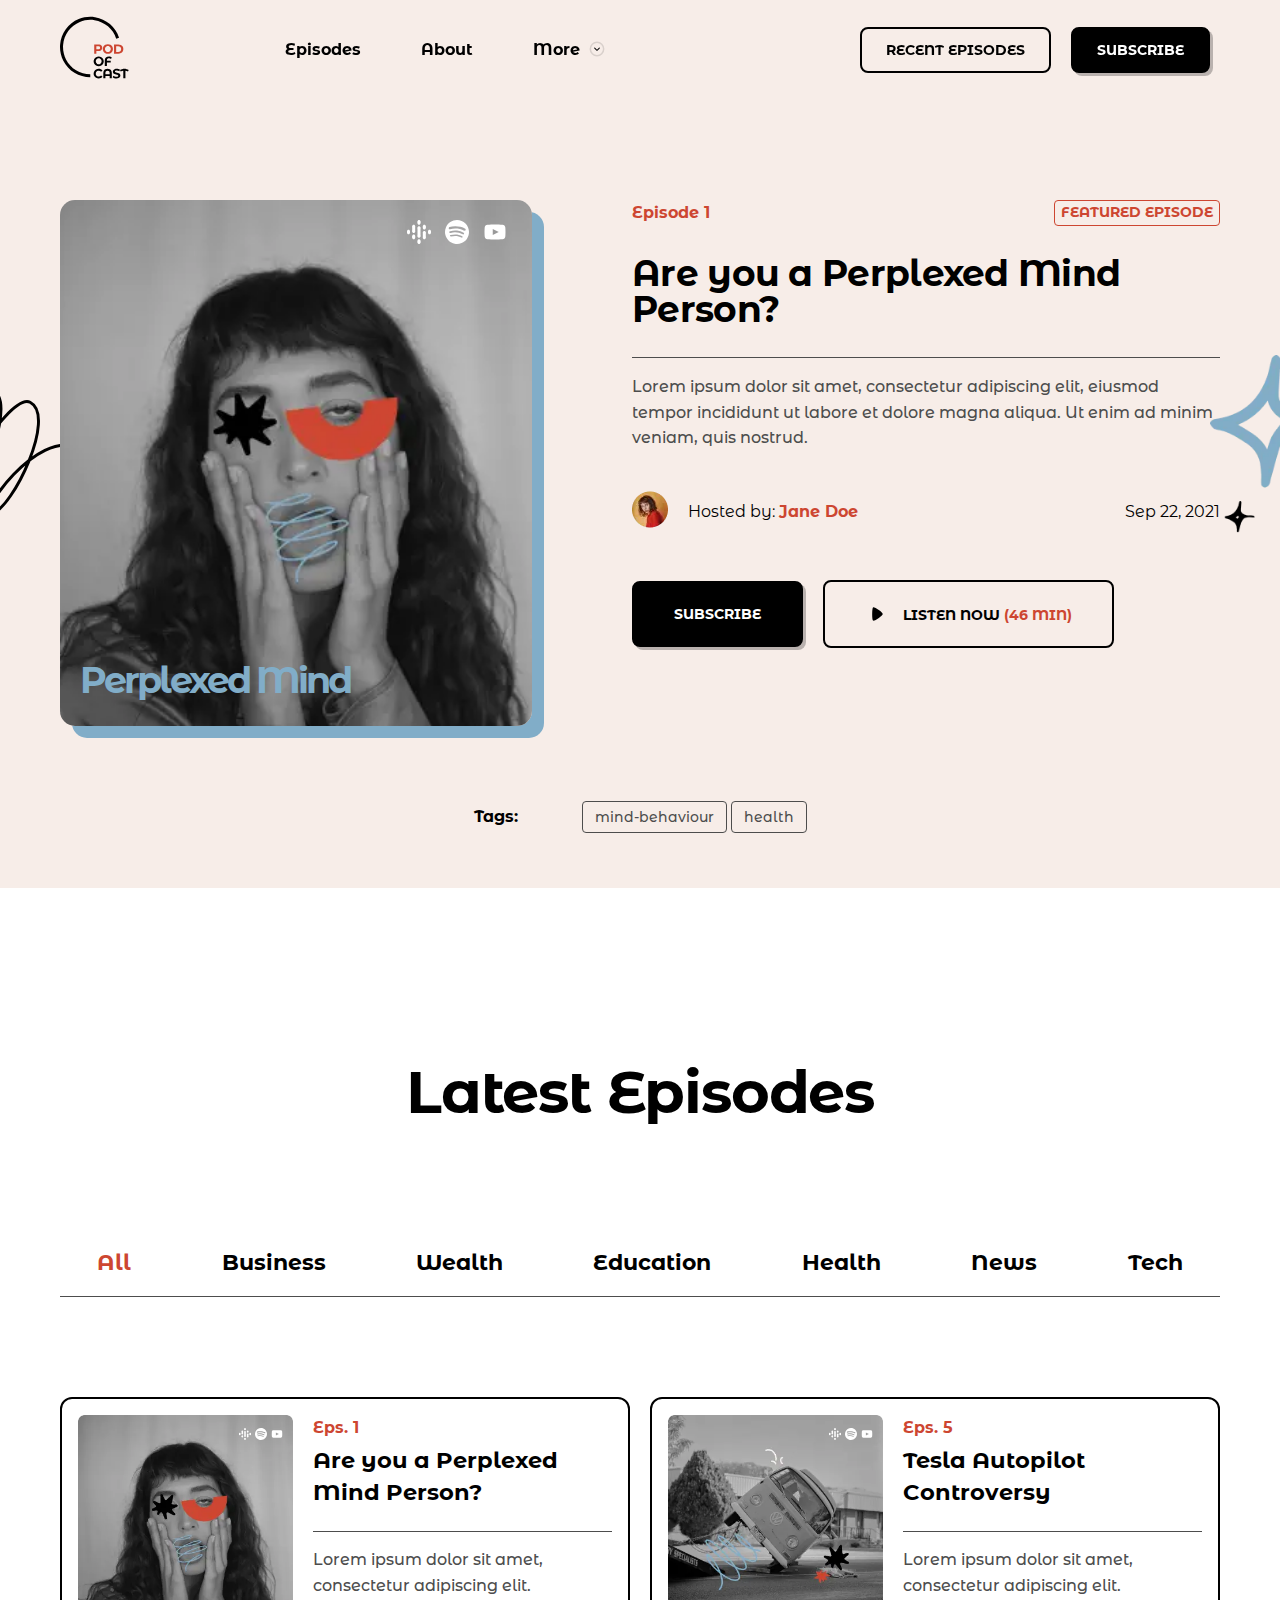
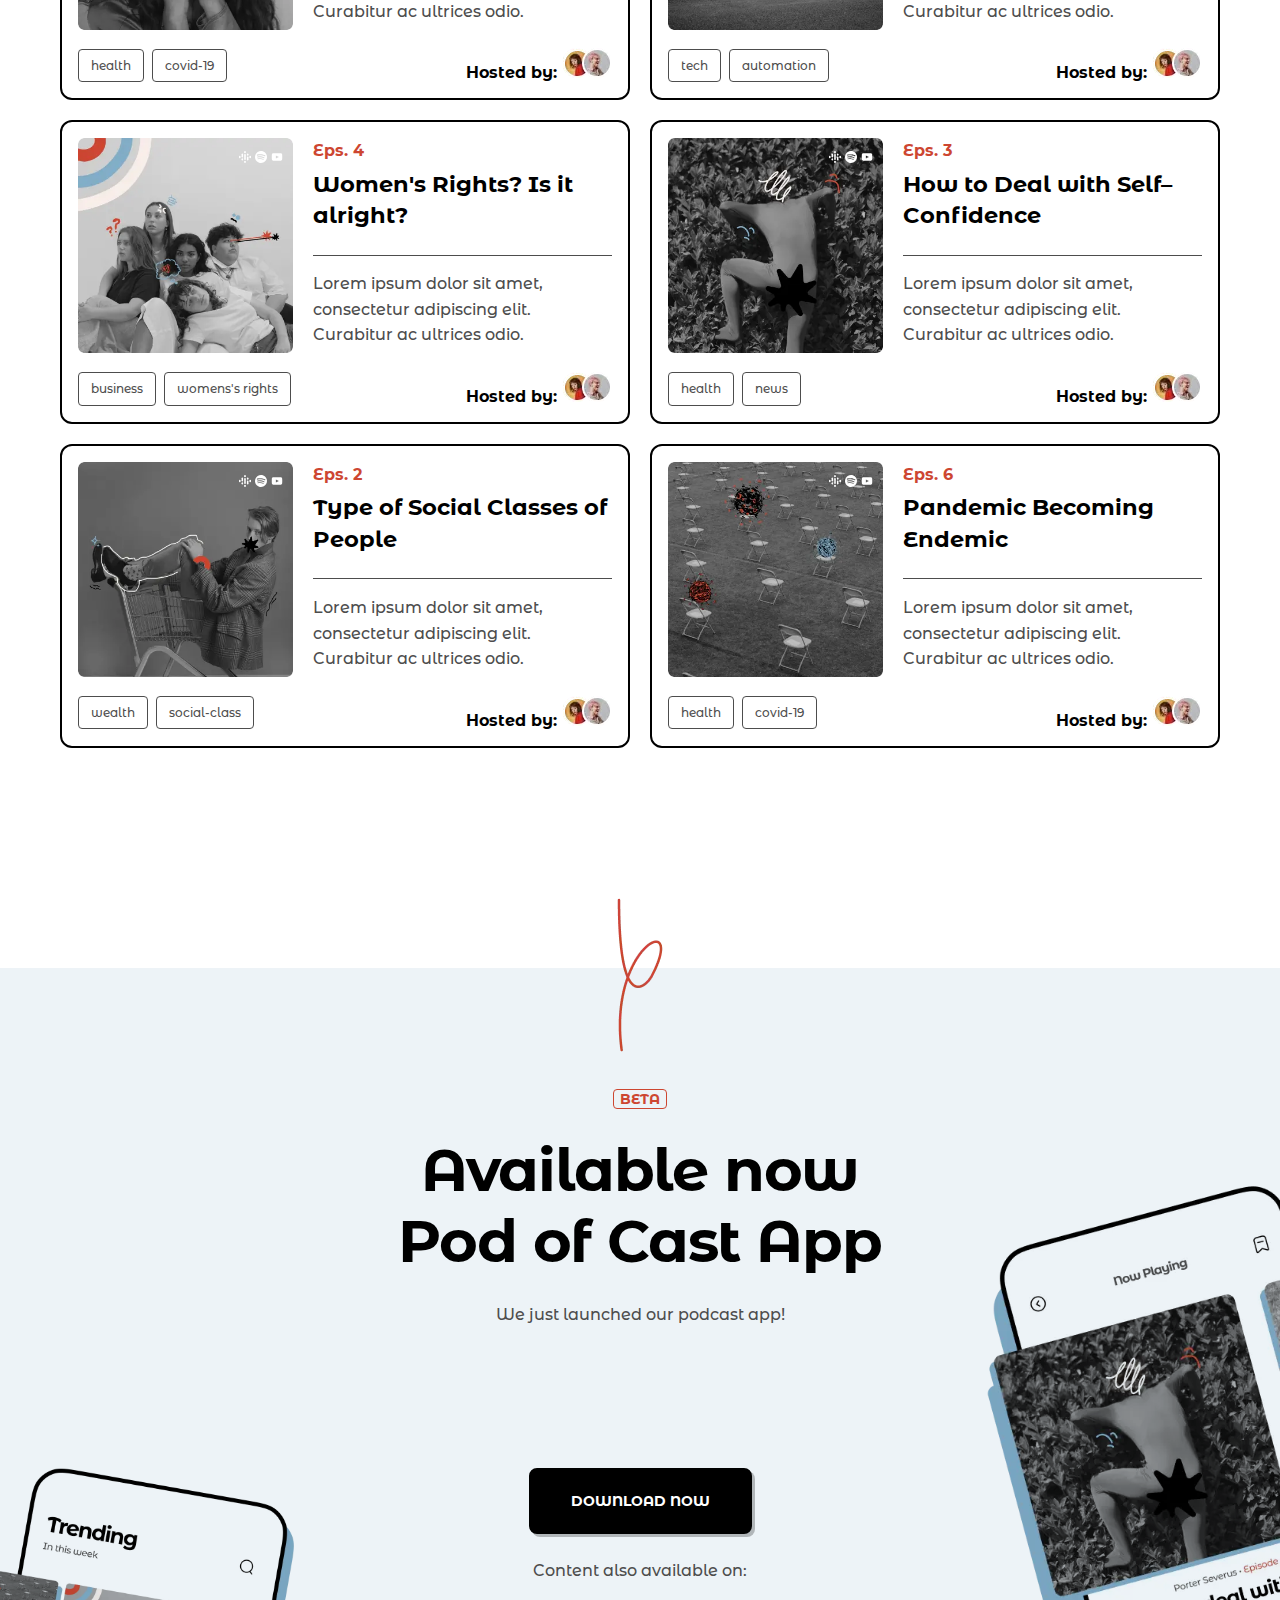
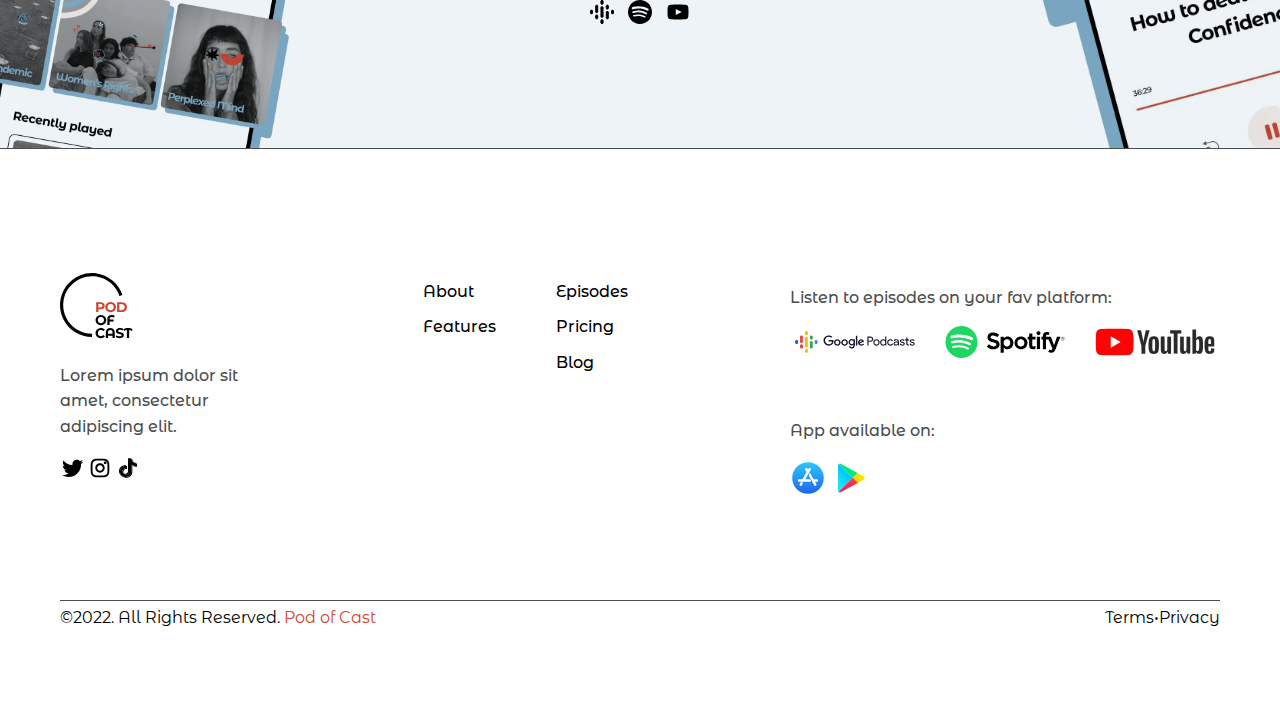
<file: episodes.html>
<!DOCTYPE html>
<html lang="en">
    <head>
    <meta charset="UTF-8">
    <meta http-equiv="X-UA-Compatible" content="IE=edge">
    <meta name="viewport" content="width=device-width, initial-scale=1.0">
    <link rel="stylesheet" href="./css/style.min.css?_v=20231207144634">
    <link rel="shortcut icon" href="img/icons/logo-header.svg" type="image/x-icon">
    <title>Episodes</title>
</head>
    <body class="body">
        <div class="wrapper">
            <header class="header">
    <div class="container">
        <nav class="nav-full">
            <ul class="nav-full__ul">
                <li class="nav-full__logo">
                    <a href="index.html">
                        <svg class="main-logo nav-full__main-logo" width="74" height="74" viewBox="0 0 74 74" fill="none" xmlns="http://www.w3.org/2000/svg">
                            <g clip-path="url(#clip0_301_54)">
                                <path d="M32 68C26.0985 68 20.3119 66.368 15.28 63.2845C10.2482 60.2009 6.16702 55.786 3.48779 50.5277C0.808558 45.2694 -0.364381 39.3726 0.098643 33.4893C0.561671 27.606 2.64263 21.9653 6.11145 17.1909C9.58028 12.4164 14.3018 8.69427 19.7541 6.43585C25.2064 4.17744 31.177 3.47077 37.0059 4.39397C42.8348 5.31717 48.2948 7.83428 52.7823 11.667C57.2699 15.4997 60.6101 20.4988 62.4338 26.1115L59.3904 27.1003C57.7491 22.0489 54.7429 17.5498 50.7041 14.1003C46.6653 10.6509 41.7513 8.38546 36.5053 7.55457C31.2593 6.72369 25.8858 7.3597 20.9787 9.39227C16.0717 11.4248 11.8222 14.7748 8.70031 19.0718C5.57837 23.3688 3.7055 28.4454 3.28878 33.7404C2.87205 39.0354 3.9277 44.3425 6.33901 49.0749C8.75032 53.8074 12.4234 57.7809 16.952 60.556C21.4807 63.3312 26.6886 64.8 32 64.8L32 68Z" fill="black"/>
                                <path d="M40.404 33.2C41.272 33.2 42.0233 33.3447 42.658 33.634C43.302 33.9233 43.7967 34.334 44.142 34.866C44.4873 35.398 44.66 36.028 44.66 36.756C44.66 37.4747 44.4873 38.1047 44.142 38.646C43.7967 39.178 43.302 39.5887 42.658 39.878C42.0233 40.158 41.272 40.298 40.404 40.298H38.43V43H36.162V33.2H40.404ZM40.278 38.45C40.9593 38.45 41.4773 38.3053 41.832 38.016C42.1867 37.7173 42.364 37.2973 42.364 36.756C42.364 36.2053 42.1867 35.7853 41.832 35.496C41.4773 35.1973 40.9593 35.048 40.278 35.048H38.43V38.45H40.278ZM50.6019 43.168C49.5846 43.168 48.6652 42.9487 47.8439 42.51C47.0319 42.0713 46.3926 41.4693 45.9259 40.704C45.4686 39.9293 45.2399 39.0613 45.2399 38.1C45.2399 37.1387 45.4686 36.2753 45.9259 35.51C46.3926 34.7353 47.0319 34.1287 47.8439 33.69C48.6652 33.2513 49.5846 33.032 50.6019 33.032C51.6192 33.032 52.5339 33.2513 53.3459 33.69C54.1579 34.1287 54.7972 34.7353 55.2639 35.51C55.7306 36.2753 55.9639 37.1387 55.9639 38.1C55.9639 39.0613 55.7306 39.9293 55.2639 40.704C54.7972 41.4693 54.1579 42.0713 53.3459 42.51C52.5339 42.9487 51.6192 43.168 50.6019 43.168ZM50.6019 41.236C51.1806 41.236 51.7032 41.1053 52.1699 40.844C52.6366 40.5733 53.0006 40.2 53.2619 39.724C53.5326 39.248 53.6679 38.7067 53.6679 38.1C53.6679 37.4933 53.5326 36.952 53.2619 36.476C53.0006 36 52.6366 35.6313 52.1699 35.37C51.7032 35.0993 51.1806 34.964 50.6019 34.964C50.0232 34.964 49.5006 35.0993 49.0339 35.37C48.5672 35.6313 48.1986 36 47.9279 36.476C47.6666 36.952 47.5359 37.4933 47.5359 38.1C47.5359 38.7067 47.6666 39.248 47.9279 39.724C48.1986 40.2 48.5672 40.5733 49.0339 40.844C49.5006 41.1053 50.0232 41.236 50.6019 41.236ZM57.1084 33.2H61.5604C62.6244 33.2 63.5624 33.4053 64.3744 33.816C65.1957 34.2173 65.8304 34.7867 66.2784 35.524C66.7357 36.2613 66.9644 37.12 66.9644 38.1C66.9644 39.08 66.7357 39.9387 66.2784 40.676C65.8304 41.4133 65.1957 41.9873 64.3744 42.398C63.5624 42.7993 62.6244 43 61.5604 43H57.1084V33.2ZM61.4484 41.138C62.4284 41.138 63.2077 40.8673 63.7864 40.326C64.3744 39.7753 64.6684 39.0333 64.6684 38.1C64.6684 37.1667 64.3744 36.4293 63.7864 35.888C63.2077 35.3373 62.4284 35.062 61.4484 35.062H59.3764V41.138H61.4484Z" fill="#CD4631"/>
                                <path d="M40.908 56.168C39.8907 56.168 38.9713 55.9487 38.15 55.51C37.338 55.0713 36.6987 54.4693 36.232 53.704C35.7747 52.9293 35.546 52.0613 35.546 51.1C35.546 50.1387 35.7747 49.2753 36.232 48.51C36.6987 47.7353 37.338 47.1287 38.15 46.69C38.9713 46.2513 39.8907 46.032 40.908 46.032C41.9253 46.032 42.84 46.2513 43.652 46.69C44.464 47.1287 45.1033 47.7353 45.57 48.51C46.0367 49.2753 46.27 50.1387 46.27 51.1C46.27 52.0613 46.0367 52.9293 45.57 53.704C45.1033 54.4693 44.464 55.0713 43.652 55.51C42.84 55.9487 41.9253 56.168 40.908 56.168ZM40.908 54.236C41.4867 54.236 42.0093 54.1053 42.476 53.844C42.9427 53.5733 43.3067 53.2 43.568 52.724C43.8387 52.248 43.974 51.7067 43.974 51.1C43.974 50.4933 43.8387 49.952 43.568 49.476C43.3067 49 42.9427 48.6313 42.476 48.37C42.0093 48.0993 41.4867 47.964 40.908 47.964C40.3293 47.964 39.8067 48.0993 39.34 48.37C38.8733 48.6313 38.5047 49 38.234 49.476C37.9727 49.952 37.842 50.4933 37.842 51.1C37.842 51.7067 37.9727 52.248 38.234 52.724C38.5047 53.2 38.8733 53.5733 39.34 53.844C39.8067 54.1053 40.3293 54.236 40.908 54.236ZM51.9785 47.964C51.1945 47.964 50.6018 48.1367 50.2005 48.482C49.7992 48.818 49.5985 49.3267 49.5985 50.008V50.61H53.6305V52.43H49.5985V56H47.3305V50.022C47.3305 48.762 47.7225 47.782 48.5065 47.082C49.2998 46.382 50.4058 46.032 51.8245 46.032C52.3845 46.032 52.9118 46.0927 53.4065 46.214C53.9012 46.326 54.3305 46.494 54.6945 46.718L53.9945 48.51C53.4345 48.146 52.7625 47.964 51.9785 47.964ZM40.852 69.168C39.8533 69.168 38.948 68.9533 38.136 68.524C37.3333 68.0853 36.6987 67.4833 36.232 66.718C35.7747 65.9433 35.546 65.0707 35.546 64.1C35.546 63.1293 35.7747 62.2613 36.232 61.496C36.6987 60.7213 37.3333 60.1193 38.136 59.69C38.948 59.2513 39.858 59.032 40.866 59.032C41.7153 59.032 42.4807 59.1813 43.162 59.48C43.8527 59.7787 44.4313 60.208 44.898 60.768L43.442 62.112C42.7793 61.3467 41.958 60.964 40.978 60.964C40.3713 60.964 39.83 61.0993 39.354 61.37C38.878 61.6313 38.5047 62 38.234 62.476C37.9727 62.952 37.842 63.4933 37.842 64.1C37.842 64.7067 37.9727 65.248 38.234 65.724C38.5047 66.2 38.878 66.5733 39.354 66.844C39.83 67.1053 40.3713 67.236 40.978 67.236C41.958 67.236 42.7793 66.8487 43.442 66.074L44.898 67.418C44.4313 67.9873 43.8527 68.4213 43.162 68.72C42.4713 69.0187 41.7013 69.168 40.852 69.168ZM50.2796 59.032C51.1849 59.032 51.9736 59.2093 52.6456 59.564C53.3176 59.9187 53.8402 60.4413 54.2136 61.132C54.5869 61.8227 54.7736 62.658 54.7736 63.638V69H52.5056V66.648H48.0256V69H45.7856V63.638C45.7856 62.658 45.9722 61.8227 46.3456 61.132C46.7189 60.4413 47.2416 59.9187 47.9136 59.564C48.5856 59.2093 49.3742 59.032 50.2796 59.032ZM52.5056 64.828V63.428C52.5056 62.616 52.3049 62.0047 51.9036 61.594C51.5022 61.174 50.9562 60.964 50.2656 60.964C49.5656 60.964 49.0149 61.174 48.6136 61.594C48.2216 62.0047 48.0256 62.616 48.0256 63.428V64.828H52.5056ZM59.6722 69.168C58.8975 69.168 58.1462 69.0653 57.4182 68.86C56.6995 68.6453 56.1208 68.37 55.6822 68.034L56.4522 66.326C56.8722 66.634 57.3715 66.8813 57.9502 67.068C58.5288 67.2547 59.1075 67.348 59.6862 67.348C60.3302 67.348 60.8062 67.2547 61.1142 67.068C61.4222 66.872 61.5762 66.6153 61.5762 66.298C61.5762 66.0647 61.4828 65.8733 61.2962 65.724C61.1188 65.5653 60.8855 65.4393 60.5962 65.346C60.3162 65.2527 59.9335 65.15 59.4482 65.038C58.7015 64.8607 58.0902 64.6833 57.6142 64.506C57.1382 64.3287 56.7275 64.044 56.3822 63.652C56.0462 63.26 55.8782 62.7373 55.8782 62.084C55.8782 61.5147 56.0322 61.0013 56.3402 60.544C56.6482 60.0773 57.1102 59.7087 57.7262 59.438C58.3515 59.1673 59.1122 59.032 60.0082 59.032C60.6335 59.032 61.2448 59.1067 61.8422 59.256C62.4395 59.4053 62.9622 59.62 63.4102 59.9L62.7102 61.622C61.8048 61.1087 60.8995 60.852 59.9942 60.852C59.3595 60.852 58.8882 60.9547 58.5802 61.16C58.2815 61.3653 58.1322 61.636 58.1322 61.972C58.1322 62.308 58.3048 62.56 58.6502 62.728C59.0048 62.8867 59.5415 63.0453 60.2602 63.204C61.0068 63.3813 61.6182 63.5587 62.0942 63.736C62.5702 63.9133 62.9762 64.1933 63.3122 64.576C63.6575 64.9587 63.8302 65.4767 63.8302 66.13C63.8302 66.69 63.6715 67.2033 63.3542 67.67C63.0462 68.1273 62.5795 68.4913 61.9542 68.762C61.3288 69.0327 60.5682 69.168 59.6722 69.168ZM71.8642 61.944C71.0242 61.4587 70.1235 61.146 69.1622 61.006V69H66.8942V61.006C65.9329 61.146 65.0275 61.4587 64.1782 61.944L63.4082 60.25C64.0802 59.8487 64.8082 59.5453 65.5922 59.34C66.3762 59.1347 67.1835 59.032 68.0142 59.032C68.8542 59.032 69.6662 59.1347 70.4502 59.34C71.2435 59.5453 71.9715 59.8487 72.6342 60.25L71.8642 61.944Z" fill="black"/>
                            </g>
                            <defs>
                                <clipPath id="clip0_301_54">
                                    <rect width="74" height="74" fill="white"/>
                                </clipPath>
                            </defs>
                        </svg>
                    </a>
                </li>
                <li class="nav-full__li-menu"><a href="./episodes.html">Episodes</a></li>
                <li class="nav-full__li-menu"><a href="./about.html">About</a></li>
                <li class="nav-full__li-menu more">
                    More
                    <svg width="16" height="16" viewBox="0 0 16 16" fill="none" xmlns="http://www.w3.org/2000/svg">
                        <path opacity="0.3" d="M14.6668 7.99992C14.6668 11.6766 11.6761 14.6666 8.0001 14.6666C4.3241 14.6666 1.33344 11.6766 1.33344 7.99992C1.33344 4.32392 4.3241 1.33325 8.0001 1.33325C11.6761 1.33325 14.6668 4.32392 14.6668 7.99992" stroke="black" stroke-opacity="0.4" stroke-width="1.5"/>
                        <path d="M10.8139 7.0384C10.8139 7.16574 10.7653 7.29374 10.6679 7.39107L8.35459 9.71574C8.26059 9.80974 8.13326 9.8624 7.99993 9.8624C7.86726 9.8624 7.73993 9.80974 7.64593 9.71574L5.33126 7.39107C5.13659 7.19574 5.13659 6.87974 5.33259 6.6844C5.52859 6.48974 5.84526 6.4904 6.03993 6.68574L7.99993 8.6544L9.95993 6.68574C10.1546 6.4904 10.4706 6.48974 10.6666 6.6844C10.7653 6.78174 10.8139 6.9104 10.8139 7.0384Z" fill="black"/>
                    </svg>
                    <ul class="nav-full__more-window">
                        <li class="nav-full__more-li"><a href="./articles.html">Articles and News</a></li>
                        <li class="nav-full__more-li"><a href="./Doodle_artwork_101.html">Doodle artwork 101</a></li>
                    </ul>
                </li>
                <li class="nav-full__li"><a class="button button_transparent" href="episodes.html#latest">recent episodes</a></li>
                <li class="nav-full__li"><a href="./index.html#sponsor" class="button button_filled button_shadow">subscribe</a></li>
                <li class="nav-full__mob-menu-button"></li>
            </ul>
        </nav>
        <nav class="nav-mob">
            <ul class="nav-mob__ul">
                <li class="nav-mob__close-button"></li>
                <li class="nav-mob__li-menu"><a href="./episodes.html">Episodes</a></li>
                <li class="nav-mob__li-menu"><a href="./about.html">About</a></li>
                <li class="nav-mob__li-menu"><a href="./articles.html">Articles and News</a></li>
                <li class="nav-mob__li-menu"><a href="./Doodle_artwork_101.html">Doodle artwork 101</a></li>
            </ul>
        </nav>
    </div>
</header>
            <main class="main" id="main">
               <section class="hero episodes__hero">
                <div class="container">
                    <div class="hero__content">
                        <div class="hero__img">
                            <div class="album__platforms">
                                <a href="https://podcasts.google.com/">
                                    <svg class="google-podcasts album__google-podcasts" xmlns="http://www.w3.org/2000/svg" width="24" height="24" viewBox="0 0 24 24" fill="none">
                                        <g clip-path="url(#clip0_301_163)">
                                            <path d="M10.5 7.63647V11.2733V12.727V16.3638H13.5001V12.727V11.2733V7.63647H10.5Z" fill="white"/>
                                            <path d="M1.50002 12.682C2.32845 12.682 3.00003 12.0104 3.00003 11.182C3.00003 10.3536 2.32845 9.68201 1.50002 9.68201C0.671581 9.68201 0 10.3536 0 11.182C0 12.0104 0.671581 12.682 1.50002 12.682Z" fill="white"/>
                                            <path d="M1.50002 14.318C2.32845 14.318 3.00003 13.6464 3.00003 12.818C3.00003 11.9896 2.32845 11.318 1.50002 11.318C0.671581 11.318 0 11.9896 0 12.818C0 13.6464 0.671581 14.318 1.50002 14.318Z" fill="white"/>
                                            <path d="M3.00003 11.182H0V12.8184H3.00003V11.182Z" fill="white"/>
                                            <path d="M22.5 14.318C23.3285 14.318 24 13.6464 24 12.818C24 11.9896 23.3285 11.318 22.5 11.318C21.6716 11.318 21 11.9896 21 12.818C21 13.6464 21.6716 14.318 22.5 14.318Z" fill="white"/>
                                            <path d="M22.5 12.682C23.3285 12.682 24 12.0104 24 11.182C24 10.3536 23.3285 9.68201 22.5 9.68201C21.6716 9.68201 21 10.3536 21 11.182C21 12.0104 21.6716 12.682 22.5 12.682Z" fill="white"/>
                                            <path d="M21 12.8184H24V11.182H21V12.8184Z" fill="white"/>
                                            <path d="M6.68153 17.5911C7.50994 17.5911 8.18153 16.9195 8.18153 16.0911C8.18153 15.2626 7.50994 14.5911 6.68153 14.5911C5.85309 14.5911 5.18152 15.2626 5.18152 16.0911C5.18152 16.9195 5.85309 17.5911 6.68153 17.5911Z" fill="white"/>
                                            <path d="M6.68153 19.2276C7.50994 19.2276 8.18153 18.5561 8.18153 17.7276C8.18153 16.8992 7.50994 16.2275 6.68153 16.2275C5.85309 16.2275 5.18152 16.8992 5.18152 17.7276C5.18152 18.5561 5.85309 19.2276 6.68153 19.2276Z" fill="white"/>
                                            <path d="M8.18153 16.0911H5.18152V17.7274H8.18153V16.0911Z" fill="white"/>
                                            <path d="M6.68153 7.77245C7.50994 7.77245 8.18153 7.10088 8.18153 6.27247C8.18153 5.44404 7.50994 4.77246 6.68153 4.77246C5.85309 4.77246 5.18152 5.44404 5.18152 6.27247C5.18152 7.10088 5.85309 7.77245 6.68153 7.77245Z" fill="white"/>
                                            <path d="M6.68153 13.0905C7.50994 13.0905 8.18153 12.4189 8.18153 11.5905C8.18153 10.762 7.50994 10.0905 6.68153 10.0905C5.85309 10.0905 5.18152 10.762 5.18152 11.5905C5.18152 12.4189 5.85309 13.0905 6.68153 13.0905Z" fill="white"/>
                                            <path d="M8.18153 6.27246H5.18152V11.6248H8.18153V6.27246Z" fill="white"/>
                                            <path d="M17.3185 9.40957C18.1469 9.40957 18.8185 8.73799 18.8185 7.90956C18.8185 7.08112 18.1469 6.40955 17.3185 6.40955C16.4901 6.40955 15.8185 7.08112 15.8185 7.90956C15.8185 8.73799 16.4901 9.40957 17.3185 9.40957Z" fill="white"/>
                                            <path d="M17.3185 7.77245C18.1469 7.77245 18.8185 7.10088 18.8185 6.27247C18.8185 5.44404 18.1469 4.77246 17.3185 4.77246C16.4901 4.77246 15.8185 5.44404 15.8185 6.27247C15.8185 7.10088 16.4901 7.77245 17.3185 7.77245Z" fill="white"/>
                                            <path d="M15.8179 7.90882H18.818V6.27246H15.8179V7.90882Z" fill="white"/>
                                            <path d="M12 4.63649C12.8285 4.63649 13.5001 3.96492 13.5001 3.13648C13.5001 2.30805 12.8285 1.63647 12 1.63647C11.1716 1.63647 10.5 2.30805 10.5 3.13648C10.5 3.96492 11.1716 4.63649 12 4.63649Z" fill="white"/>
                                            <path d="M12 3.00001C12.8285 3.00001 13.5001 2.32844 13.5001 1.50001C13.5001 0.671577 12.8285 0 12 0C11.1716 0 10.5 0.671577 10.5 1.50001C10.5 2.32844 11.1716 3.00001 12 3.00001Z" fill="white"/>
                                            <path d="M10.5 3.13638H13.5001V1.5H10.5V3.13638Z" fill="white"/>
                                            <path d="M12 24C12.8285 24 13.5001 23.3284 13.5001 22.5C13.5001 21.6716 12.8285 21 12 21C11.1716 21 10.5 21.6716 10.5 22.5C10.5 23.3284 11.1716 24 12 24Z" fill="white"/>
                                            <path d="M12 22.364C12.8285 22.364 13.5001 21.6925 13.5001 20.864C13.5001 20.0356 12.8285 19.364 12 19.364C11.1716 19.364 10.5 20.0356 10.5 20.864C10.5 21.6925 11.1716 22.364 12 22.364Z" fill="white"/>
                                            <path d="M10.5 22.5004H13.5001V20.864H10.5V22.5004Z" fill="white"/>
                                            <path d="M17.3185 19.2276C18.1469 19.2276 18.8185 18.5561 18.8185 17.7276C18.8185 16.8992 18.1469 16.2275 17.3185 16.2275C16.4901 16.2275 15.8185 16.8992 15.8185 17.7276C15.8185 18.5561 16.4901 19.2276 17.3185 19.2276Z" fill="white"/>
                                            <path d="M17.3185 13.9096C18.1469 13.9096 18.8185 13.238 18.8185 12.4096C18.8185 11.5811 18.1469 10.9095 17.3185 10.9095C16.4901 10.9095 15.8185 11.5811 15.8185 12.4096C15.8185 13.238 16.4901 13.9096 17.3185 13.9096Z" fill="white"/>
                                            <path d="M15.8179 17.7272H18.818V12.4089H15.8179V17.7272Z" fill="white"/>
                                            <path d="M12 9.13652C12.8285 9.13652 13.5001 8.46488 13.5001 7.63651C13.5001 6.80808 12.8285 6.13647 12 6.13647C11.1716 6.13647 10.5 6.80808 10.5 7.63651C10.5 8.46488 11.1716 9.13652 12 9.13652Z" fill="white"/>
                                            <path d="M12 17.864C12.8285 17.864 13.5001 17.1925 13.5001 16.364C13.5001 15.5356 12.8285 14.864 12 14.864C11.1716 14.864 10.5 15.5356 10.5 16.364C10.5 17.1925 11.1716 17.864 12 17.864Z" fill="white"/>
                                        </g>
                                        <defs>
                                        <clipPath id="clip0_301_163">
                                            <rect width="24" height="24" fill="white"/>
                                        </clipPath>
                                        </defs>
                                    </svg>
                                </a>
                                <a href="https://open.spotify.com/">
                                    <svg class="spotify album__spotify" xmlns="http://www.w3.org/2000/svg" width="24" height="24" viewBox="0 0 24 24" fill="none">
                                        <g clip-path="url(#clip0_301_192)">
                                            <path d="M12 0C9.62662 0 7.30654 0.70378 5.33313 2.02233C3.35979 3.34094 1.82173 5.21511 0.913423 7.40778C0.00518715 9.60052 -0.232448 12.0133 0.230606 14.3411C0.69359 16.6689 1.83646 18.807 3.51471 20.4853C5.19295 22.1635 7.33118 23.3064 9.65895 23.7694C11.9867 24.2324 14.3995 23.9948 16.5922 23.0865C18.7849 22.1783 20.6591 20.6402 21.9777 18.6668C23.2962 16.6935 24 14.3734 24 12C24 8.81738 22.7357 5.76516 20.4853 3.51474C18.2348 1.26425 15.1826 0 12 0ZM17.5068 17.3057C17.4557 17.3905 17.3883 17.4643 17.3085 17.5228C17.2286 17.5813 17.138 17.6234 17.0417 17.6465C16.9455 17.6697 16.8456 17.6735 16.7479 17.6577C16.6501 17.6419 16.5565 17.6069 16.4725 17.5547C13.6569 15.8308 10.1133 15.4477 5.93776 16.3959C5.84275 16.4185 5.74425 16.4221 5.64784 16.4064C5.5515 16.3906 5.45914 16.3559 5.37635 16.3043C5.29348 16.2526 5.22171 16.185 5.16517 16.1054C5.10862 16.0257 5.06855 15.9357 5.04712 15.8404C5.02429 15.7448 5.02066 15.6457 5.03623 15.5486C5.05186 15.4516 5.08642 15.3586 5.13801 15.275C5.1896 15.1914 5.25725 15.1188 5.3369 15.0613C5.41663 15.0039 5.50689 14.9627 5.60253 14.9401C10.1708 13.8962 14.0974 14.3464 17.2578 16.2809C17.4264 16.384 17.5473 16.5498 17.594 16.7418C17.6407 16.9339 17.6093 17.1367 17.5068 17.3057ZM18.9721 14.0399C18.8383 14.2458 18.6304 14.3923 18.3916 14.4494C18.1528 14.5064 17.9012 14.4695 17.6888 14.3464C14.0474 12.3151 9.74858 11.8122 5.73664 12.9481C5.61182 13.0177 5.47296 13.0585 5.33034 13.0674C5.18765 13.0764 5.04481 13.0533 4.91224 12.9998C4.77967 12.9464 4.66079 12.864 4.56424 12.7586C4.46769 12.6532 4.39592 12.5275 4.35425 12.3909C4.31257 12.2541 4.30203 12.1098 4.32339 11.9685C4.34475 11.8271 4.39746 11.6924 4.47767 11.5741C4.55788 11.4558 4.66358 11.357 4.78694 11.2848C4.91036 11.2127 5.04831 11.1691 5.19072 11.1572C7.43004 10.5126 9.7756 10.322 12.0896 10.5967C14.4036 10.8713 16.6394 11.6057 18.6656 12.7566C18.8715 12.8904 19.018 13.0982 19.0751 13.337C19.1321 13.5759 19.0952 13.8275 18.9721 14.0399ZM19.0966 10.6401C15.2658 8.34155 8.85878 8.13085 5.16203 9.25138C4.87755 9.33779 4.57038 9.30758 4.30817 9.16744C4.04596 9.02737 3.85015 8.78886 3.76379 8.50436C3.67743 8.21994 3.70759 7.91276 3.8477 7.65052C3.98774 7.38834 4.22628 7.19251 4.51076 7.10617C8.75343 5.82283 15.7925 6.07184 20.2459 8.70548C20.4748 8.86935 20.6337 9.11336 20.6909 9.38905C20.7481 9.66468 20.6994 9.95178 20.5546 10.1933C20.4097 10.4347 20.1793 10.6127 19.9092 10.6919C19.639 10.7712 19.3489 10.7458 19.0966 10.6209V10.6401Z" fill="white"/>
                                        </g>
                                        <defs>
                                            <clipPath id="clip0_301_192">
                                                <rect width="24" height="24" fill="white"/>
                                            </clipPath>
                                        </defs>
                                    </svg>
                                </a>
                                <a href="https://www.youtube.com/">
                                    <svg class="youtube album__youtube" xmlns="http://www.w3.org/2000/svg" width="24" height="24" viewBox="0 0 24 24" fill="none">
                                        <path fill-rule="evenodd" clip-rule="evenodd" d="M4.45835 4.73508C2.97296 4.80867 1.77978 5.97175 1.68338 7.45583C1.59102 8.87769 1.5 10.6272 1.5 12C1.5 13.3728 1.59102 15.1223 1.68338 16.5442C1.77978 18.0283 2.97296 19.1913 4.45835 19.2649C6.60929 19.3715 9.6836 19.5 12 19.5C14.3164 19.5 17.3907 19.3715 19.5417 19.2649C21.027 19.1913 22.2202 18.0283 22.3166 16.5442C22.409 15.1223 22.5 13.3728 22.5 12C22.5 10.6272 22.409 8.8777 22.3166 7.45583C22.2202 5.97175 21.027 4.80867 19.5417 4.73508C17.3907 4.62852 14.3164 4.5 12 4.5C9.6836 4.5 6.60929 4.62852 4.45835 4.73508ZM15.75 12L9.75 15V9L15.75 12Z" fill="white"/>
                                    </svg>
                                </a>
                            </div>
                            <h4 class="album__tittle">Perplexed Mind</h4>
                        </div>
                        <div class="hero__text-content">
                            <div class="hero__header">
                                <span class="hero__episode-number accent-color-text">Episode 1</span>
                                <span class="beta hero__beta">FEATURED EPISODE</span>
                            </div>
                            <h2 class="title hero__title">
                                Are you a Perplexed Mind Person?
                            </h2>
                            <hr>
                            <p class="parag hero__parag">
                                Lorem ipsum dolor sit amet, consectetur adipiscing elit,  eiusmod tempor incididunt ut labore et dolore magna aliqua. Ut enim ad minim veniam, quis nostrud.
                            </p>
                            <div class="hero__footer">
                                <picture><source srcset="img/users/avatar-host-2.webp" type="image/webp"><img src="img/users/avatar-host-2.png" alt=""></picture><span>Hosted by: <span class="accent-color-text">Jane Doe</span></span><span class="hero__date">Sep 22, 2021</span>
                            </div>
                            <div class="hero__buttons">
                                <a href="./index.html#sponsor" class="button button_filled button_shadow button_big">SUBSCRIBE</a>
                                <button onclick="alert('no audioFile')" href="" class="button button_transparent button_big"><img class="play-icon" src="img/icons/Play.svg" alt=""> LISTEN NOW <span class="accent-color-text">(46 min)</span></button>
                            </div>
                        </div>
                    </div>
                    <div class="hero__tags">
                        <span class="hero__tags-title">Tags:</span>
                        <span class="hero__tag">mind-behaviour</span>
                        <span class="hero__tag">health</span>
                    </div>
                </div>
               </section>
               <section class="latest-episodes">
                <div class="container">
                    <div class="latest-episodes__content">
                        <h2 class="title latest-episodes__title">Latest Episodes</h2>
                        <ul class="tabs latest-episodes__tabs">
                            <li class="tab latest-episodes__tab tab_active">All</li>
                            <li class="tab latest-episodes__tab">Business</li>
                            <li class="tab latest-episodes__tab">Wealth</li>
                            <li class="tab latest-episodes__tab">Education</li>
                            <li class="tab latest-episodes__tab">Health</li>
                            <li class="tab latest-episodes__tab">News</li>
                            <li class="tab latest-episodes__tab">Tech</li>
                        </ul>
                        <div class="episodes-block latest-episodes__episodes-block search-block">
                            <div class="episode latest-episodes__episode search-item">
    <div class="episode__main">
        <div class="album episode__album" id="album__001">
            <div class="album__platforms">
                <a href="https://podcasts.google.com/">
                    <svg class="google-podcasts album__google-podcasts" xmlns="http://www.w3.org/2000/svg" width="24" height="24" viewBox="0 0 24 24" fill="none">
                        <g clip-path="url(#clip0_301_163)">
                            <path d="M10.5 7.63647V11.2733V12.727V16.3638H13.5001V12.727V11.2733V7.63647H10.5Z" fill="white"/>
                            <path d="M1.50002 12.682C2.32845 12.682 3.00003 12.0104 3.00003 11.182C3.00003 10.3536 2.32845 9.68201 1.50002 9.68201C0.671581 9.68201 0 10.3536 0 11.182C0 12.0104 0.671581 12.682 1.50002 12.682Z" fill="white"/>
                            <path d="M1.50002 14.318C2.32845 14.318 3.00003 13.6464 3.00003 12.818C3.00003 11.9896 2.32845 11.318 1.50002 11.318C0.671581 11.318 0 11.9896 0 12.818C0 13.6464 0.671581 14.318 1.50002 14.318Z" fill="white"/>
                            <path d="M3.00003 11.182H0V12.8184H3.00003V11.182Z" fill="white"/>
                            <path d="M22.5 14.318C23.3285 14.318 24 13.6464 24 12.818C24 11.9896 23.3285 11.318 22.5 11.318C21.6716 11.318 21 11.9896 21 12.818C21 13.6464 21.6716 14.318 22.5 14.318Z" fill="white"/>
                            <path d="M22.5 12.682C23.3285 12.682 24 12.0104 24 11.182C24 10.3536 23.3285 9.68201 22.5 9.68201C21.6716 9.68201 21 10.3536 21 11.182C21 12.0104 21.6716 12.682 22.5 12.682Z" fill="white"/>
                            <path d="M21 12.8184H24V11.182H21V12.8184Z" fill="white"/>
                            <path d="M6.68153 17.5911C7.50994 17.5911 8.18153 16.9195 8.18153 16.0911C8.18153 15.2626 7.50994 14.5911 6.68153 14.5911C5.85309 14.5911 5.18152 15.2626 5.18152 16.0911C5.18152 16.9195 5.85309 17.5911 6.68153 17.5911Z" fill="white"/>
                            <path d="M6.68153 19.2276C7.50994 19.2276 8.18153 18.5561 8.18153 17.7276C8.18153 16.8992 7.50994 16.2275 6.68153 16.2275C5.85309 16.2275 5.18152 16.8992 5.18152 17.7276C5.18152 18.5561 5.85309 19.2276 6.68153 19.2276Z" fill="white"/>
                            <path d="M8.18153 16.0911H5.18152V17.7274H8.18153V16.0911Z" fill="white"/>
                            <path d="M6.68153 7.77245C7.50994 7.77245 8.18153 7.10088 8.18153 6.27247C8.18153 5.44404 7.50994 4.77246 6.68153 4.77246C5.85309 4.77246 5.18152 5.44404 5.18152 6.27247C5.18152 7.10088 5.85309 7.77245 6.68153 7.77245Z" fill="white"/>
                            <path d="M6.68153 13.0905C7.50994 13.0905 8.18153 12.4189 8.18153 11.5905C8.18153 10.762 7.50994 10.0905 6.68153 10.0905C5.85309 10.0905 5.18152 10.762 5.18152 11.5905C5.18152 12.4189 5.85309 13.0905 6.68153 13.0905Z" fill="white"/>
                            <path d="M8.18153 6.27246H5.18152V11.6248H8.18153V6.27246Z" fill="white"/>
                            <path d="M17.3185 9.40957C18.1469 9.40957 18.8185 8.73799 18.8185 7.90956C18.8185 7.08112 18.1469 6.40955 17.3185 6.40955C16.4901 6.40955 15.8185 7.08112 15.8185 7.90956C15.8185 8.73799 16.4901 9.40957 17.3185 9.40957Z" fill="white"/>
                            <path d="M17.3185 7.77245C18.1469 7.77245 18.8185 7.10088 18.8185 6.27247C18.8185 5.44404 18.1469 4.77246 17.3185 4.77246C16.4901 4.77246 15.8185 5.44404 15.8185 6.27247C15.8185 7.10088 16.4901 7.77245 17.3185 7.77245Z" fill="white"/>
                            <path d="M15.8179 7.90882H18.818V6.27246H15.8179V7.90882Z" fill="white"/>
                            <path d="M12 4.63649C12.8285 4.63649 13.5001 3.96492 13.5001 3.13648C13.5001 2.30805 12.8285 1.63647 12 1.63647C11.1716 1.63647 10.5 2.30805 10.5 3.13648C10.5 3.96492 11.1716 4.63649 12 4.63649Z" fill="white"/>
                            <path d="M12 3.00001C12.8285 3.00001 13.5001 2.32844 13.5001 1.50001C13.5001 0.671577 12.8285 0 12 0C11.1716 0 10.5 0.671577 10.5 1.50001C10.5 2.32844 11.1716 3.00001 12 3.00001Z" fill="white"/>
                            <path d="M10.5 3.13638H13.5001V1.5H10.5V3.13638Z" fill="white"/>
                            <path d="M12 24C12.8285 24 13.5001 23.3284 13.5001 22.5C13.5001 21.6716 12.8285 21 12 21C11.1716 21 10.5 21.6716 10.5 22.5C10.5 23.3284 11.1716 24 12 24Z" fill="white"/>
                            <path d="M12 22.364C12.8285 22.364 13.5001 21.6925 13.5001 20.864C13.5001 20.0356 12.8285 19.364 12 19.364C11.1716 19.364 10.5 20.0356 10.5 20.864C10.5 21.6925 11.1716 22.364 12 22.364Z" fill="white"/>
                            <path d="M10.5 22.5004H13.5001V20.864H10.5V22.5004Z" fill="white"/>
                            <path d="M17.3185 19.2276C18.1469 19.2276 18.8185 18.5561 18.8185 17.7276C18.8185 16.8992 18.1469 16.2275 17.3185 16.2275C16.4901 16.2275 15.8185 16.8992 15.8185 17.7276C15.8185 18.5561 16.4901 19.2276 17.3185 19.2276Z" fill="white"/>
                            <path d="M17.3185 13.9096C18.1469 13.9096 18.8185 13.238 18.8185 12.4096C18.8185 11.5811 18.1469 10.9095 17.3185 10.9095C16.4901 10.9095 15.8185 11.5811 15.8185 12.4096C15.8185 13.238 16.4901 13.9096 17.3185 13.9096Z" fill="white"/>
                            <path d="M15.8179 17.7272H18.818V12.4089H15.8179V17.7272Z" fill="white"/>
                            <path d="M12 9.13652C12.8285 9.13652 13.5001 8.46488 13.5001 7.63651C13.5001 6.80808 12.8285 6.13647 12 6.13647C11.1716 6.13647 10.5 6.80808 10.5 7.63651C10.5 8.46488 11.1716 9.13652 12 9.13652Z" fill="white"/>
                            <path d="M12 17.864C12.8285 17.864 13.5001 17.1925 13.5001 16.364C13.5001 15.5356 12.8285 14.864 12 14.864C11.1716 14.864 10.5 15.5356 10.5 16.364C10.5 17.1925 11.1716 17.864 12 17.864Z" fill="white"/>
                        </g>
                        <defs>
                        <clipPath id="clip0_301_163">
                            <rect width="24" height="24" fill="white"/>
                        </clipPath>
                        </defs>
                    </svg>
                </a>
                <a href="https://open.spotify.com/">
                    <svg class="spotify album__spotify" xmlns="http://www.w3.org/2000/svg" width="24" height="24" viewBox="0 0 24 24" fill="none">
                        <g clip-path="url(#clip0_301_192)">
                            <path d="M12 0C9.62662 0 7.30654 0.70378 5.33313 2.02233C3.35979 3.34094 1.82173 5.21511 0.913423 7.40778C0.00518715 9.60052 -0.232448 12.0133 0.230606 14.3411C0.69359 16.6689 1.83646 18.807 3.51471 20.4853C5.19295 22.1635 7.33118 23.3064 9.65895 23.7694C11.9867 24.2324 14.3995 23.9948 16.5922 23.0865C18.7849 22.1783 20.6591 20.6402 21.9777 18.6668C23.2962 16.6935 24 14.3734 24 12C24 8.81738 22.7357 5.76516 20.4853 3.51474C18.2348 1.26425 15.1826 0 12 0ZM17.5068 17.3057C17.4557 17.3905 17.3883 17.4643 17.3085 17.5228C17.2286 17.5813 17.138 17.6234 17.0417 17.6465C16.9455 17.6697 16.8456 17.6735 16.7479 17.6577C16.6501 17.6419 16.5565 17.6069 16.4725 17.5547C13.6569 15.8308 10.1133 15.4477 5.93776 16.3959C5.84275 16.4185 5.74425 16.4221 5.64784 16.4064C5.5515 16.3906 5.45914 16.3559 5.37635 16.3043C5.29348 16.2526 5.22171 16.185 5.16517 16.1054C5.10862 16.0257 5.06855 15.9357 5.04712 15.8404C5.02429 15.7448 5.02066 15.6457 5.03623 15.5486C5.05186 15.4516 5.08642 15.3586 5.13801 15.275C5.1896 15.1914 5.25725 15.1188 5.3369 15.0613C5.41663 15.0039 5.50689 14.9627 5.60253 14.9401C10.1708 13.8962 14.0974 14.3464 17.2578 16.2809C17.4264 16.384 17.5473 16.5498 17.594 16.7418C17.6407 16.9339 17.6093 17.1367 17.5068 17.3057ZM18.9721 14.0399C18.8383 14.2458 18.6304 14.3923 18.3916 14.4494C18.1528 14.5064 17.9012 14.4695 17.6888 14.3464C14.0474 12.3151 9.74858 11.8122 5.73664 12.9481C5.61182 13.0177 5.47296 13.0585 5.33034 13.0674C5.18765 13.0764 5.04481 13.0533 4.91224 12.9998C4.77967 12.9464 4.66079 12.864 4.56424 12.7586C4.46769 12.6532 4.39592 12.5275 4.35425 12.3909C4.31257 12.2541 4.30203 12.1098 4.32339 11.9685C4.34475 11.8271 4.39746 11.6924 4.47767 11.5741C4.55788 11.4558 4.66358 11.357 4.78694 11.2848C4.91036 11.2127 5.04831 11.1691 5.19072 11.1572C7.43004 10.5126 9.7756 10.322 12.0896 10.5967C14.4036 10.8713 16.6394 11.6057 18.6656 12.7566C18.8715 12.8904 19.018 13.0982 19.0751 13.337C19.1321 13.5759 19.0952 13.8275 18.9721 14.0399ZM19.0966 10.6401C15.2658 8.34155 8.85878 8.13085 5.16203 9.25138C4.87755 9.33779 4.57038 9.30758 4.30817 9.16744C4.04596 9.02737 3.85015 8.78886 3.76379 8.50436C3.67743 8.21994 3.70759 7.91276 3.8477 7.65052C3.98774 7.38834 4.22628 7.19251 4.51076 7.10617C8.75343 5.82283 15.7925 6.07184 20.2459 8.70548C20.4748 8.86935 20.6337 9.11336 20.6909 9.38905C20.7481 9.66468 20.6994 9.95178 20.5546 10.1933C20.4097 10.4347 20.1793 10.6127 19.9092 10.6919C19.639 10.7712 19.3489 10.7458 19.0966 10.6209V10.6401Z" fill="white"/>
                        </g>
                        <defs>
                            <clipPath id="clip0_301_192">
                                <rect width="24" height="24" fill="white"/>
                            </clipPath>
                        </defs>
                    </svg>
                </a>
                <a href="https://www.youtube.com/">
                    <svg class="youtube album__youtube" xmlns="http://www.w3.org/2000/svg" width="24" height="24" viewBox="0 0 24 24" fill="none">
                        <path fill-rule="evenodd" clip-rule="evenodd" d="M4.45835 4.73508C2.97296 4.80867 1.77978 5.97175 1.68338 7.45583C1.59102 8.87769 1.5 10.6272 1.5 12C1.5 13.3728 1.59102 15.1223 1.68338 16.5442C1.77978 18.0283 2.97296 19.1913 4.45835 19.2649C6.60929 19.3715 9.6836 19.5 12 19.5C14.3164 19.5 17.3907 19.3715 19.5417 19.2649C21.027 19.1913 22.2202 18.0283 22.3166 16.5442C22.409 15.1223 22.5 13.3728 22.5 12C22.5 10.6272 22.409 8.8777 22.3166 7.45583C22.2202 5.97175 21.027 4.80867 19.5417 4.73508C17.3907 4.62852 14.3164 4.5 12 4.5C9.6836 4.5 6.60929 4.62852 4.45835 4.73508ZM15.75 12L9.75 15V9L15.75 12Z" fill="white"/>
                    </svg>
                </a>
            </div>
        </div>
        <div class="episode__info">
            <span class="episode__number">Eps. 1</span>
            <h3 class="episode__title"><a href="">Are you a Perplexed Mind Person?</a></h3>
            <hr>
            <p class="parag episode__parag">Lorem ipsum dolor sit amet, consectetur adipiscing elit. Curabitur ac ultrices odio.</p>
        </div>
    </div>
    <div class="episode__footer" tags="covid-19 health">
        <span class="episode__hosted">Hosted by: <picture><source srcset="img/users/host.webp" type="image/webp"><img src="img/users/host.png" alt=""></picture></span>
    </div>
</div>
                            <div class="episode latest-episodes__episode search-item">
    <div class="episode__main">
        <div class="album episode__album" id="album__003">
            <div class="album__platforms">
                <a href="https://podcasts.google.com/">
                    <svg class="google-podcasts album__google-podcasts" xmlns="http://www.w3.org/2000/svg" width="24" height="24" viewBox="0 0 24 24" fill="none">
                        <g clip-path="url(#clip0_301_163)">
                            <path d="M10.5 7.63647V11.2733V12.727V16.3638H13.5001V12.727V11.2733V7.63647H10.5Z" fill="white"/>
                            <path d="M1.50002 12.682C2.32845 12.682 3.00003 12.0104 3.00003 11.182C3.00003 10.3536 2.32845 9.68201 1.50002 9.68201C0.671581 9.68201 0 10.3536 0 11.182C0 12.0104 0.671581 12.682 1.50002 12.682Z" fill="white"/>
                            <path d="M1.50002 14.318C2.32845 14.318 3.00003 13.6464 3.00003 12.818C3.00003 11.9896 2.32845 11.318 1.50002 11.318C0.671581 11.318 0 11.9896 0 12.818C0 13.6464 0.671581 14.318 1.50002 14.318Z" fill="white"/>
                            <path d="M3.00003 11.182H0V12.8184H3.00003V11.182Z" fill="white"/>
                            <path d="M22.5 14.318C23.3285 14.318 24 13.6464 24 12.818C24 11.9896 23.3285 11.318 22.5 11.318C21.6716 11.318 21 11.9896 21 12.818C21 13.6464 21.6716 14.318 22.5 14.318Z" fill="white"/>
                            <path d="M22.5 12.682C23.3285 12.682 24 12.0104 24 11.182C24 10.3536 23.3285 9.68201 22.5 9.68201C21.6716 9.68201 21 10.3536 21 11.182C21 12.0104 21.6716 12.682 22.5 12.682Z" fill="white"/>
                            <path d="M21 12.8184H24V11.182H21V12.8184Z" fill="white"/>
                            <path d="M6.68153 17.5911C7.50994 17.5911 8.18153 16.9195 8.18153 16.0911C8.18153 15.2626 7.50994 14.5911 6.68153 14.5911C5.85309 14.5911 5.18152 15.2626 5.18152 16.0911C5.18152 16.9195 5.85309 17.5911 6.68153 17.5911Z" fill="white"/>
                            <path d="M6.68153 19.2276C7.50994 19.2276 8.18153 18.5561 8.18153 17.7276C8.18153 16.8992 7.50994 16.2275 6.68153 16.2275C5.85309 16.2275 5.18152 16.8992 5.18152 17.7276C5.18152 18.5561 5.85309 19.2276 6.68153 19.2276Z" fill="white"/>
                            <path d="M8.18153 16.0911H5.18152V17.7274H8.18153V16.0911Z" fill="white"/>
                            <path d="M6.68153 7.77245C7.50994 7.77245 8.18153 7.10088 8.18153 6.27247C8.18153 5.44404 7.50994 4.77246 6.68153 4.77246C5.85309 4.77246 5.18152 5.44404 5.18152 6.27247C5.18152 7.10088 5.85309 7.77245 6.68153 7.77245Z" fill="white"/>
                            <path d="M6.68153 13.0905C7.50994 13.0905 8.18153 12.4189 8.18153 11.5905C8.18153 10.762 7.50994 10.0905 6.68153 10.0905C5.85309 10.0905 5.18152 10.762 5.18152 11.5905C5.18152 12.4189 5.85309 13.0905 6.68153 13.0905Z" fill="white"/>
                            <path d="M8.18153 6.27246H5.18152V11.6248H8.18153V6.27246Z" fill="white"/>
                            <path d="M17.3185 9.40957C18.1469 9.40957 18.8185 8.73799 18.8185 7.90956C18.8185 7.08112 18.1469 6.40955 17.3185 6.40955C16.4901 6.40955 15.8185 7.08112 15.8185 7.90956C15.8185 8.73799 16.4901 9.40957 17.3185 9.40957Z" fill="white"/>
                            <path d="M17.3185 7.77245C18.1469 7.77245 18.8185 7.10088 18.8185 6.27247C18.8185 5.44404 18.1469 4.77246 17.3185 4.77246C16.4901 4.77246 15.8185 5.44404 15.8185 6.27247C15.8185 7.10088 16.4901 7.77245 17.3185 7.77245Z" fill="white"/>
                            <path d="M15.8179 7.90882H18.818V6.27246H15.8179V7.90882Z" fill="white"/>
                            <path d="M12 4.63649C12.8285 4.63649 13.5001 3.96492 13.5001 3.13648C13.5001 2.30805 12.8285 1.63647 12 1.63647C11.1716 1.63647 10.5 2.30805 10.5 3.13648C10.5 3.96492 11.1716 4.63649 12 4.63649Z" fill="white"/>
                            <path d="M12 3.00001C12.8285 3.00001 13.5001 2.32844 13.5001 1.50001C13.5001 0.671577 12.8285 0 12 0C11.1716 0 10.5 0.671577 10.5 1.50001C10.5 2.32844 11.1716 3.00001 12 3.00001Z" fill="white"/>
                            <path d="M10.5 3.13638H13.5001V1.5H10.5V3.13638Z" fill="white"/>
                            <path d="M12 24C12.8285 24 13.5001 23.3284 13.5001 22.5C13.5001 21.6716 12.8285 21 12 21C11.1716 21 10.5 21.6716 10.5 22.5C10.5 23.3284 11.1716 24 12 24Z" fill="white"/>
                            <path d="M12 22.364C12.8285 22.364 13.5001 21.6925 13.5001 20.864C13.5001 20.0356 12.8285 19.364 12 19.364C11.1716 19.364 10.5 20.0356 10.5 20.864C10.5 21.6925 11.1716 22.364 12 22.364Z" fill="white"/>
                            <path d="M10.5 22.5004H13.5001V20.864H10.5V22.5004Z" fill="white"/>
                            <path d="M17.3185 19.2276C18.1469 19.2276 18.8185 18.5561 18.8185 17.7276C18.8185 16.8992 18.1469 16.2275 17.3185 16.2275C16.4901 16.2275 15.8185 16.8992 15.8185 17.7276C15.8185 18.5561 16.4901 19.2276 17.3185 19.2276Z" fill="white"/>
                            <path d="M17.3185 13.9096C18.1469 13.9096 18.8185 13.238 18.8185 12.4096C18.8185 11.5811 18.1469 10.9095 17.3185 10.9095C16.4901 10.9095 15.8185 11.5811 15.8185 12.4096C15.8185 13.238 16.4901 13.9096 17.3185 13.9096Z" fill="white"/>
                            <path d="M15.8179 17.7272H18.818V12.4089H15.8179V17.7272Z" fill="white"/>
                            <path d="M12 9.13652C12.8285 9.13652 13.5001 8.46488 13.5001 7.63651C13.5001 6.80808 12.8285 6.13647 12 6.13647C11.1716 6.13647 10.5 6.80808 10.5 7.63651C10.5 8.46488 11.1716 9.13652 12 9.13652Z" fill="white"/>
                            <path d="M12 17.864C12.8285 17.864 13.5001 17.1925 13.5001 16.364C13.5001 15.5356 12.8285 14.864 12 14.864C11.1716 14.864 10.5 15.5356 10.5 16.364C10.5 17.1925 11.1716 17.864 12 17.864Z" fill="white"/>
                        </g>
                        <defs>
                        <clipPath id="clip0_301_163">
                            <rect width="24" height="24" fill="white"/>
                        </clipPath>
                        </defs>
                    </svg>
                </a>
                <a href="https://open.spotify.com/">
                    <svg class="spotify album__spotify" xmlns="http://www.w3.org/2000/svg" width="24" height="24" viewBox="0 0 24 24" fill="none">
                        <g clip-path="url(#clip0_301_192)">
                            <path d="M12 0C9.62662 0 7.30654 0.70378 5.33313 2.02233C3.35979 3.34094 1.82173 5.21511 0.913423 7.40778C0.00518715 9.60052 -0.232448 12.0133 0.230606 14.3411C0.69359 16.6689 1.83646 18.807 3.51471 20.4853C5.19295 22.1635 7.33118 23.3064 9.65895 23.7694C11.9867 24.2324 14.3995 23.9948 16.5922 23.0865C18.7849 22.1783 20.6591 20.6402 21.9777 18.6668C23.2962 16.6935 24 14.3734 24 12C24 8.81738 22.7357 5.76516 20.4853 3.51474C18.2348 1.26425 15.1826 0 12 0ZM17.5068 17.3057C17.4557 17.3905 17.3883 17.4643 17.3085 17.5228C17.2286 17.5813 17.138 17.6234 17.0417 17.6465C16.9455 17.6697 16.8456 17.6735 16.7479 17.6577C16.6501 17.6419 16.5565 17.6069 16.4725 17.5547C13.6569 15.8308 10.1133 15.4477 5.93776 16.3959C5.84275 16.4185 5.74425 16.4221 5.64784 16.4064C5.5515 16.3906 5.45914 16.3559 5.37635 16.3043C5.29348 16.2526 5.22171 16.185 5.16517 16.1054C5.10862 16.0257 5.06855 15.9357 5.04712 15.8404C5.02429 15.7448 5.02066 15.6457 5.03623 15.5486C5.05186 15.4516 5.08642 15.3586 5.13801 15.275C5.1896 15.1914 5.25725 15.1188 5.3369 15.0613C5.41663 15.0039 5.50689 14.9627 5.60253 14.9401C10.1708 13.8962 14.0974 14.3464 17.2578 16.2809C17.4264 16.384 17.5473 16.5498 17.594 16.7418C17.6407 16.9339 17.6093 17.1367 17.5068 17.3057ZM18.9721 14.0399C18.8383 14.2458 18.6304 14.3923 18.3916 14.4494C18.1528 14.5064 17.9012 14.4695 17.6888 14.3464C14.0474 12.3151 9.74858 11.8122 5.73664 12.9481C5.61182 13.0177 5.47296 13.0585 5.33034 13.0674C5.18765 13.0764 5.04481 13.0533 4.91224 12.9998C4.77967 12.9464 4.66079 12.864 4.56424 12.7586C4.46769 12.6532 4.39592 12.5275 4.35425 12.3909C4.31257 12.2541 4.30203 12.1098 4.32339 11.9685C4.34475 11.8271 4.39746 11.6924 4.47767 11.5741C4.55788 11.4558 4.66358 11.357 4.78694 11.2848C4.91036 11.2127 5.04831 11.1691 5.19072 11.1572C7.43004 10.5126 9.7756 10.322 12.0896 10.5967C14.4036 10.8713 16.6394 11.6057 18.6656 12.7566C18.8715 12.8904 19.018 13.0982 19.0751 13.337C19.1321 13.5759 19.0952 13.8275 18.9721 14.0399ZM19.0966 10.6401C15.2658 8.34155 8.85878 8.13085 5.16203 9.25138C4.87755 9.33779 4.57038 9.30758 4.30817 9.16744C4.04596 9.02737 3.85015 8.78886 3.76379 8.50436C3.67743 8.21994 3.70759 7.91276 3.8477 7.65052C3.98774 7.38834 4.22628 7.19251 4.51076 7.10617C8.75343 5.82283 15.7925 6.07184 20.2459 8.70548C20.4748 8.86935 20.6337 9.11336 20.6909 9.38905C20.7481 9.66468 20.6994 9.95178 20.5546 10.1933C20.4097 10.4347 20.1793 10.6127 19.9092 10.6919C19.639 10.7712 19.3489 10.7458 19.0966 10.6209V10.6401Z" fill="white"/>
                        </g>
                        <defs>
                            <clipPath id="clip0_301_192">
                                <rect width="24" height="24" fill="white"/>
                            </clipPath>
                        </defs>
                    </svg>
                </a>
                <a href="https://www.youtube.com/">
                    <svg class="youtube album__youtube" xmlns="http://www.w3.org/2000/svg" width="24" height="24" viewBox="0 0 24 24" fill="none">
                        <path fill-rule="evenodd" clip-rule="evenodd" d="M4.45835 4.73508C2.97296 4.80867 1.77978 5.97175 1.68338 7.45583C1.59102 8.87769 1.5 10.6272 1.5 12C1.5 13.3728 1.59102 15.1223 1.68338 16.5442C1.77978 18.0283 2.97296 19.1913 4.45835 19.2649C6.60929 19.3715 9.6836 19.5 12 19.5C14.3164 19.5 17.3907 19.3715 19.5417 19.2649C21.027 19.1913 22.2202 18.0283 22.3166 16.5442C22.409 15.1223 22.5 13.3728 22.5 12C22.5 10.6272 22.409 8.8777 22.3166 7.45583C22.2202 5.97175 21.027 4.80867 19.5417 4.73508C17.3907 4.62852 14.3164 4.5 12 4.5C9.6836 4.5 6.60929 4.62852 4.45835 4.73508ZM15.75 12L9.75 15V9L15.75 12Z" fill="white"/>
                    </svg>
                </a>
            </div>
        </div>
        <div class="episode__info">
            <span class="episode__number">Eps. 5</span>
            <h3 class="episode__title"><a href="">Tesla Autopilot Controversy</a></h3>
            <hr>
            <p class="parag episode__parag">Lorem ipsum dolor sit amet, consectetur adipiscing elit. Curabitur ac ultrices odio.</p>
        </div>
    </div>
    <div class="episode__footer" tags="automation tech">
        <span class="episode__hosted">Hosted by: <picture><source srcset="img/users/host.webp" type="image/webp"><img src="img/users/host.png" alt=""></picture></span>
    </div>
</div>
                            <div class="episode latest-episodes__episode search-item">
    <div class="episode__main">
        <div class="album episode__album" id="album__005">
            <div class="album__platforms">
                <a href="https://podcasts.google.com/">
                    <svg class="google-podcasts album__google-podcasts" xmlns="http://www.w3.org/2000/svg" width="24" height="24" viewBox="0 0 24 24" fill="none">
                        <g clip-path="url(#clip0_301_163)">
                            <path d="M10.5 7.63647V11.2733V12.727V16.3638H13.5001V12.727V11.2733V7.63647H10.5Z" fill="white"/>
                            <path d="M1.50002 12.682C2.32845 12.682 3.00003 12.0104 3.00003 11.182C3.00003 10.3536 2.32845 9.68201 1.50002 9.68201C0.671581 9.68201 0 10.3536 0 11.182C0 12.0104 0.671581 12.682 1.50002 12.682Z" fill="white"/>
                            <path d="M1.50002 14.318C2.32845 14.318 3.00003 13.6464 3.00003 12.818C3.00003 11.9896 2.32845 11.318 1.50002 11.318C0.671581 11.318 0 11.9896 0 12.818C0 13.6464 0.671581 14.318 1.50002 14.318Z" fill="white"/>
                            <path d="M3.00003 11.182H0V12.8184H3.00003V11.182Z" fill="white"/>
                            <path d="M22.5 14.318C23.3285 14.318 24 13.6464 24 12.818C24 11.9896 23.3285 11.318 22.5 11.318C21.6716 11.318 21 11.9896 21 12.818C21 13.6464 21.6716 14.318 22.5 14.318Z" fill="white"/>
                            <path d="M22.5 12.682C23.3285 12.682 24 12.0104 24 11.182C24 10.3536 23.3285 9.68201 22.5 9.68201C21.6716 9.68201 21 10.3536 21 11.182C21 12.0104 21.6716 12.682 22.5 12.682Z" fill="white"/>
                            <path d="M21 12.8184H24V11.182H21V12.8184Z" fill="white"/>
                            <path d="M6.68153 17.5911C7.50994 17.5911 8.18153 16.9195 8.18153 16.0911C8.18153 15.2626 7.50994 14.5911 6.68153 14.5911C5.85309 14.5911 5.18152 15.2626 5.18152 16.0911C5.18152 16.9195 5.85309 17.5911 6.68153 17.5911Z" fill="white"/>
                            <path d="M6.68153 19.2276C7.50994 19.2276 8.18153 18.5561 8.18153 17.7276C8.18153 16.8992 7.50994 16.2275 6.68153 16.2275C5.85309 16.2275 5.18152 16.8992 5.18152 17.7276C5.18152 18.5561 5.85309 19.2276 6.68153 19.2276Z" fill="white"/>
                            <path d="M8.18153 16.0911H5.18152V17.7274H8.18153V16.0911Z" fill="white"/>
                            <path d="M6.68153 7.77245C7.50994 7.77245 8.18153 7.10088 8.18153 6.27247C8.18153 5.44404 7.50994 4.77246 6.68153 4.77246C5.85309 4.77246 5.18152 5.44404 5.18152 6.27247C5.18152 7.10088 5.85309 7.77245 6.68153 7.77245Z" fill="white"/>
                            <path d="M6.68153 13.0905C7.50994 13.0905 8.18153 12.4189 8.18153 11.5905C8.18153 10.762 7.50994 10.0905 6.68153 10.0905C5.85309 10.0905 5.18152 10.762 5.18152 11.5905C5.18152 12.4189 5.85309 13.0905 6.68153 13.0905Z" fill="white"/>
                            <path d="M8.18153 6.27246H5.18152V11.6248H8.18153V6.27246Z" fill="white"/>
                            <path d="M17.3185 9.40957C18.1469 9.40957 18.8185 8.73799 18.8185 7.90956C18.8185 7.08112 18.1469 6.40955 17.3185 6.40955C16.4901 6.40955 15.8185 7.08112 15.8185 7.90956C15.8185 8.73799 16.4901 9.40957 17.3185 9.40957Z" fill="white"/>
                            <path d="M17.3185 7.77245C18.1469 7.77245 18.8185 7.10088 18.8185 6.27247C18.8185 5.44404 18.1469 4.77246 17.3185 4.77246C16.4901 4.77246 15.8185 5.44404 15.8185 6.27247C15.8185 7.10088 16.4901 7.77245 17.3185 7.77245Z" fill="white"/>
                            <path d="M15.8179 7.90882H18.818V6.27246H15.8179V7.90882Z" fill="white"/>
                            <path d="M12 4.63649C12.8285 4.63649 13.5001 3.96492 13.5001 3.13648C13.5001 2.30805 12.8285 1.63647 12 1.63647C11.1716 1.63647 10.5 2.30805 10.5 3.13648C10.5 3.96492 11.1716 4.63649 12 4.63649Z" fill="white"/>
                            <path d="M12 3.00001C12.8285 3.00001 13.5001 2.32844 13.5001 1.50001C13.5001 0.671577 12.8285 0 12 0C11.1716 0 10.5 0.671577 10.5 1.50001C10.5 2.32844 11.1716 3.00001 12 3.00001Z" fill="white"/>
                            <path d="M10.5 3.13638H13.5001V1.5H10.5V3.13638Z" fill="white"/>
                            <path d="M12 24C12.8285 24 13.5001 23.3284 13.5001 22.5C13.5001 21.6716 12.8285 21 12 21C11.1716 21 10.5 21.6716 10.5 22.5C10.5 23.3284 11.1716 24 12 24Z" fill="white"/>
                            <path d="M12 22.364C12.8285 22.364 13.5001 21.6925 13.5001 20.864C13.5001 20.0356 12.8285 19.364 12 19.364C11.1716 19.364 10.5 20.0356 10.5 20.864C10.5 21.6925 11.1716 22.364 12 22.364Z" fill="white"/>
                            <path d="M10.5 22.5004H13.5001V20.864H10.5V22.5004Z" fill="white"/>
                            <path d="M17.3185 19.2276C18.1469 19.2276 18.8185 18.5561 18.8185 17.7276C18.8185 16.8992 18.1469 16.2275 17.3185 16.2275C16.4901 16.2275 15.8185 16.8992 15.8185 17.7276C15.8185 18.5561 16.4901 19.2276 17.3185 19.2276Z" fill="white"/>
                            <path d="M17.3185 13.9096C18.1469 13.9096 18.8185 13.238 18.8185 12.4096C18.8185 11.5811 18.1469 10.9095 17.3185 10.9095C16.4901 10.9095 15.8185 11.5811 15.8185 12.4096C15.8185 13.238 16.4901 13.9096 17.3185 13.9096Z" fill="white"/>
                            <path d="M15.8179 17.7272H18.818V12.4089H15.8179V17.7272Z" fill="white"/>
                            <path d="M12 9.13652C12.8285 9.13652 13.5001 8.46488 13.5001 7.63651C13.5001 6.80808 12.8285 6.13647 12 6.13647C11.1716 6.13647 10.5 6.80808 10.5 7.63651C10.5 8.46488 11.1716 9.13652 12 9.13652Z" fill="white"/>
                            <path d="M12 17.864C12.8285 17.864 13.5001 17.1925 13.5001 16.364C13.5001 15.5356 12.8285 14.864 12 14.864C11.1716 14.864 10.5 15.5356 10.5 16.364C10.5 17.1925 11.1716 17.864 12 17.864Z" fill="white"/>
                        </g>
                        <defs>
                        <clipPath id="clip0_301_163">
                            <rect width="24" height="24" fill="white"/>
                        </clipPath>
                        </defs>
                    </svg>
                </a>
                <a href="https://open.spotify.com/">
                    <svg class="spotify album__spotify" xmlns="http://www.w3.org/2000/svg" width="24" height="24" viewBox="0 0 24 24" fill="none">
                        <g clip-path="url(#clip0_301_192)">
                            <path d="M12 0C9.62662 0 7.30654 0.70378 5.33313 2.02233C3.35979 3.34094 1.82173 5.21511 0.913423 7.40778C0.00518715 9.60052 -0.232448 12.0133 0.230606 14.3411C0.69359 16.6689 1.83646 18.807 3.51471 20.4853C5.19295 22.1635 7.33118 23.3064 9.65895 23.7694C11.9867 24.2324 14.3995 23.9948 16.5922 23.0865C18.7849 22.1783 20.6591 20.6402 21.9777 18.6668C23.2962 16.6935 24 14.3734 24 12C24 8.81738 22.7357 5.76516 20.4853 3.51474C18.2348 1.26425 15.1826 0 12 0ZM17.5068 17.3057C17.4557 17.3905 17.3883 17.4643 17.3085 17.5228C17.2286 17.5813 17.138 17.6234 17.0417 17.6465C16.9455 17.6697 16.8456 17.6735 16.7479 17.6577C16.6501 17.6419 16.5565 17.6069 16.4725 17.5547C13.6569 15.8308 10.1133 15.4477 5.93776 16.3959C5.84275 16.4185 5.74425 16.4221 5.64784 16.4064C5.5515 16.3906 5.45914 16.3559 5.37635 16.3043C5.29348 16.2526 5.22171 16.185 5.16517 16.1054C5.10862 16.0257 5.06855 15.9357 5.04712 15.8404C5.02429 15.7448 5.02066 15.6457 5.03623 15.5486C5.05186 15.4516 5.08642 15.3586 5.13801 15.275C5.1896 15.1914 5.25725 15.1188 5.3369 15.0613C5.41663 15.0039 5.50689 14.9627 5.60253 14.9401C10.1708 13.8962 14.0974 14.3464 17.2578 16.2809C17.4264 16.384 17.5473 16.5498 17.594 16.7418C17.6407 16.9339 17.6093 17.1367 17.5068 17.3057ZM18.9721 14.0399C18.8383 14.2458 18.6304 14.3923 18.3916 14.4494C18.1528 14.5064 17.9012 14.4695 17.6888 14.3464C14.0474 12.3151 9.74858 11.8122 5.73664 12.9481C5.61182 13.0177 5.47296 13.0585 5.33034 13.0674C5.18765 13.0764 5.04481 13.0533 4.91224 12.9998C4.77967 12.9464 4.66079 12.864 4.56424 12.7586C4.46769 12.6532 4.39592 12.5275 4.35425 12.3909C4.31257 12.2541 4.30203 12.1098 4.32339 11.9685C4.34475 11.8271 4.39746 11.6924 4.47767 11.5741C4.55788 11.4558 4.66358 11.357 4.78694 11.2848C4.91036 11.2127 5.04831 11.1691 5.19072 11.1572C7.43004 10.5126 9.7756 10.322 12.0896 10.5967C14.4036 10.8713 16.6394 11.6057 18.6656 12.7566C18.8715 12.8904 19.018 13.0982 19.0751 13.337C19.1321 13.5759 19.0952 13.8275 18.9721 14.0399ZM19.0966 10.6401C15.2658 8.34155 8.85878 8.13085 5.16203 9.25138C4.87755 9.33779 4.57038 9.30758 4.30817 9.16744C4.04596 9.02737 3.85015 8.78886 3.76379 8.50436C3.67743 8.21994 3.70759 7.91276 3.8477 7.65052C3.98774 7.38834 4.22628 7.19251 4.51076 7.10617C8.75343 5.82283 15.7925 6.07184 20.2459 8.70548C20.4748 8.86935 20.6337 9.11336 20.6909 9.38905C20.7481 9.66468 20.6994 9.95178 20.5546 10.1933C20.4097 10.4347 20.1793 10.6127 19.9092 10.6919C19.639 10.7712 19.3489 10.7458 19.0966 10.6209V10.6401Z" fill="white"/>
                        </g>
                        <defs>
                            <clipPath id="clip0_301_192">
                                <rect width="24" height="24" fill="white"/>
                            </clipPath>
                        </defs>
                    </svg>
                </a>
                <a href="https://www.youtube.com/">
                    <svg class="youtube album__youtube" xmlns="http://www.w3.org/2000/svg" width="24" height="24" viewBox="0 0 24 24" fill="none">
                        <path fill-rule="evenodd" clip-rule="evenodd" d="M4.45835 4.73508C2.97296 4.80867 1.77978 5.97175 1.68338 7.45583C1.59102 8.87769 1.5 10.6272 1.5 12C1.5 13.3728 1.59102 15.1223 1.68338 16.5442C1.77978 18.0283 2.97296 19.1913 4.45835 19.2649C6.60929 19.3715 9.6836 19.5 12 19.5C14.3164 19.5 17.3907 19.3715 19.5417 19.2649C21.027 19.1913 22.2202 18.0283 22.3166 16.5442C22.409 15.1223 22.5 13.3728 22.5 12C22.5 10.6272 22.409 8.8777 22.3166 7.45583C22.2202 5.97175 21.027 4.80867 19.5417 4.73508C17.3907 4.62852 14.3164 4.5 12 4.5C9.6836 4.5 6.60929 4.62852 4.45835 4.73508ZM15.75 12L9.75 15V9L15.75 12Z" fill="white"/>
                    </svg>
                </a>
            </div>
        </div>
        <div class="episode__info">
            <span class="episode__number">Eps. 4</span>
            <h3 class="episode__title"><a href="">Women's Rights? Is it alright?</a></h3>
            <hr>
            <p class="parag episode__parag">Lorem ipsum dolor sit amet, consectetur adipiscing elit. Curabitur ac ultrices odio.</p>
        </div>
    </div>
    <div class="episode__footer" tags="womens's_rights business">
        <span class="episode__hosted">Hosted by: <picture><source srcset="img/users/host.webp" type="image/webp"><img src="img/users/host.png" alt=""></picture></span>
    </div>
</div>
                            <div class="episode latest-episodes__episode search-item">
    <div class="episode__main">
        <div class="album episode__album" id="album__002">
            <div class="album__platforms">
                <a href="https://podcasts.google.com/">
                    <svg class="google-podcasts album__google-podcasts" xmlns="http://www.w3.org/2000/svg" width="24" height="24" viewBox="0 0 24 24" fill="none">
                        <g clip-path="url(#clip0_301_163)">
                            <path d="M10.5 7.63647V11.2733V12.727V16.3638H13.5001V12.727V11.2733V7.63647H10.5Z" fill="white"/>
                            <path d="M1.50002 12.682C2.32845 12.682 3.00003 12.0104 3.00003 11.182C3.00003 10.3536 2.32845 9.68201 1.50002 9.68201C0.671581 9.68201 0 10.3536 0 11.182C0 12.0104 0.671581 12.682 1.50002 12.682Z" fill="white"/>
                            <path d="M1.50002 14.318C2.32845 14.318 3.00003 13.6464 3.00003 12.818C3.00003 11.9896 2.32845 11.318 1.50002 11.318C0.671581 11.318 0 11.9896 0 12.818C0 13.6464 0.671581 14.318 1.50002 14.318Z" fill="white"/>
                            <path d="M3.00003 11.182H0V12.8184H3.00003V11.182Z" fill="white"/>
                            <path d="M22.5 14.318C23.3285 14.318 24 13.6464 24 12.818C24 11.9896 23.3285 11.318 22.5 11.318C21.6716 11.318 21 11.9896 21 12.818C21 13.6464 21.6716 14.318 22.5 14.318Z" fill="white"/>
                            <path d="M22.5 12.682C23.3285 12.682 24 12.0104 24 11.182C24 10.3536 23.3285 9.68201 22.5 9.68201C21.6716 9.68201 21 10.3536 21 11.182C21 12.0104 21.6716 12.682 22.5 12.682Z" fill="white"/>
                            <path d="M21 12.8184H24V11.182H21V12.8184Z" fill="white"/>
                            <path d="M6.68153 17.5911C7.50994 17.5911 8.18153 16.9195 8.18153 16.0911C8.18153 15.2626 7.50994 14.5911 6.68153 14.5911C5.85309 14.5911 5.18152 15.2626 5.18152 16.0911C5.18152 16.9195 5.85309 17.5911 6.68153 17.5911Z" fill="white"/>
                            <path d="M6.68153 19.2276C7.50994 19.2276 8.18153 18.5561 8.18153 17.7276C8.18153 16.8992 7.50994 16.2275 6.68153 16.2275C5.85309 16.2275 5.18152 16.8992 5.18152 17.7276C5.18152 18.5561 5.85309 19.2276 6.68153 19.2276Z" fill="white"/>
                            <path d="M8.18153 16.0911H5.18152V17.7274H8.18153V16.0911Z" fill="white"/>
                            <path d="M6.68153 7.77245C7.50994 7.77245 8.18153 7.10088 8.18153 6.27247C8.18153 5.44404 7.50994 4.77246 6.68153 4.77246C5.85309 4.77246 5.18152 5.44404 5.18152 6.27247C5.18152 7.10088 5.85309 7.77245 6.68153 7.77245Z" fill="white"/>
                            <path d="M6.68153 13.0905C7.50994 13.0905 8.18153 12.4189 8.18153 11.5905C8.18153 10.762 7.50994 10.0905 6.68153 10.0905C5.85309 10.0905 5.18152 10.762 5.18152 11.5905C5.18152 12.4189 5.85309 13.0905 6.68153 13.0905Z" fill="white"/>
                            <path d="M8.18153 6.27246H5.18152V11.6248H8.18153V6.27246Z" fill="white"/>
                            <path d="M17.3185 9.40957C18.1469 9.40957 18.8185 8.73799 18.8185 7.90956C18.8185 7.08112 18.1469 6.40955 17.3185 6.40955C16.4901 6.40955 15.8185 7.08112 15.8185 7.90956C15.8185 8.73799 16.4901 9.40957 17.3185 9.40957Z" fill="white"/>
                            <path d="M17.3185 7.77245C18.1469 7.77245 18.8185 7.10088 18.8185 6.27247C18.8185 5.44404 18.1469 4.77246 17.3185 4.77246C16.4901 4.77246 15.8185 5.44404 15.8185 6.27247C15.8185 7.10088 16.4901 7.77245 17.3185 7.77245Z" fill="white"/>
                            <path d="M15.8179 7.90882H18.818V6.27246H15.8179V7.90882Z" fill="white"/>
                            <path d="M12 4.63649C12.8285 4.63649 13.5001 3.96492 13.5001 3.13648C13.5001 2.30805 12.8285 1.63647 12 1.63647C11.1716 1.63647 10.5 2.30805 10.5 3.13648C10.5 3.96492 11.1716 4.63649 12 4.63649Z" fill="white"/>
                            <path d="M12 3.00001C12.8285 3.00001 13.5001 2.32844 13.5001 1.50001C13.5001 0.671577 12.8285 0 12 0C11.1716 0 10.5 0.671577 10.5 1.50001C10.5 2.32844 11.1716 3.00001 12 3.00001Z" fill="white"/>
                            <path d="M10.5 3.13638H13.5001V1.5H10.5V3.13638Z" fill="white"/>
                            <path d="M12 24C12.8285 24 13.5001 23.3284 13.5001 22.5C13.5001 21.6716 12.8285 21 12 21C11.1716 21 10.5 21.6716 10.5 22.5C10.5 23.3284 11.1716 24 12 24Z" fill="white"/>
                            <path d="M12 22.364C12.8285 22.364 13.5001 21.6925 13.5001 20.864C13.5001 20.0356 12.8285 19.364 12 19.364C11.1716 19.364 10.5 20.0356 10.5 20.864C10.5 21.6925 11.1716 22.364 12 22.364Z" fill="white"/>
                            <path d="M10.5 22.5004H13.5001V20.864H10.5V22.5004Z" fill="white"/>
                            <path d="M17.3185 19.2276C18.1469 19.2276 18.8185 18.5561 18.8185 17.7276C18.8185 16.8992 18.1469 16.2275 17.3185 16.2275C16.4901 16.2275 15.8185 16.8992 15.8185 17.7276C15.8185 18.5561 16.4901 19.2276 17.3185 19.2276Z" fill="white"/>
                            <path d="M17.3185 13.9096C18.1469 13.9096 18.8185 13.238 18.8185 12.4096C18.8185 11.5811 18.1469 10.9095 17.3185 10.9095C16.4901 10.9095 15.8185 11.5811 15.8185 12.4096C15.8185 13.238 16.4901 13.9096 17.3185 13.9096Z" fill="white"/>
                            <path d="M15.8179 17.7272H18.818V12.4089H15.8179V17.7272Z" fill="white"/>
                            <path d="M12 9.13652C12.8285 9.13652 13.5001 8.46488 13.5001 7.63651C13.5001 6.80808 12.8285 6.13647 12 6.13647C11.1716 6.13647 10.5 6.80808 10.5 7.63651C10.5 8.46488 11.1716 9.13652 12 9.13652Z" fill="white"/>
                            <path d="M12 17.864C12.8285 17.864 13.5001 17.1925 13.5001 16.364C13.5001 15.5356 12.8285 14.864 12 14.864C11.1716 14.864 10.5 15.5356 10.5 16.364C10.5 17.1925 11.1716 17.864 12 17.864Z" fill="white"/>
                        </g>
                        <defs>
                        <clipPath id="clip0_301_163">
                            <rect width="24" height="24" fill="white"/>
                        </clipPath>
                        </defs>
                    </svg>
                </a>
                <a href="https://open.spotify.com/">
                    <svg class="spotify album__spotify" xmlns="http://www.w3.org/2000/svg" width="24" height="24" viewBox="0 0 24 24" fill="none">
                        <g clip-path="url(#clip0_301_192)">
                            <path d="M12 0C9.62662 0 7.30654 0.70378 5.33313 2.02233C3.35979 3.34094 1.82173 5.21511 0.913423 7.40778C0.00518715 9.60052 -0.232448 12.0133 0.230606 14.3411C0.69359 16.6689 1.83646 18.807 3.51471 20.4853C5.19295 22.1635 7.33118 23.3064 9.65895 23.7694C11.9867 24.2324 14.3995 23.9948 16.5922 23.0865C18.7849 22.1783 20.6591 20.6402 21.9777 18.6668C23.2962 16.6935 24 14.3734 24 12C24 8.81738 22.7357 5.76516 20.4853 3.51474C18.2348 1.26425 15.1826 0 12 0ZM17.5068 17.3057C17.4557 17.3905 17.3883 17.4643 17.3085 17.5228C17.2286 17.5813 17.138 17.6234 17.0417 17.6465C16.9455 17.6697 16.8456 17.6735 16.7479 17.6577C16.6501 17.6419 16.5565 17.6069 16.4725 17.5547C13.6569 15.8308 10.1133 15.4477 5.93776 16.3959C5.84275 16.4185 5.74425 16.4221 5.64784 16.4064C5.5515 16.3906 5.45914 16.3559 5.37635 16.3043C5.29348 16.2526 5.22171 16.185 5.16517 16.1054C5.10862 16.0257 5.06855 15.9357 5.04712 15.8404C5.02429 15.7448 5.02066 15.6457 5.03623 15.5486C5.05186 15.4516 5.08642 15.3586 5.13801 15.275C5.1896 15.1914 5.25725 15.1188 5.3369 15.0613C5.41663 15.0039 5.50689 14.9627 5.60253 14.9401C10.1708 13.8962 14.0974 14.3464 17.2578 16.2809C17.4264 16.384 17.5473 16.5498 17.594 16.7418C17.6407 16.9339 17.6093 17.1367 17.5068 17.3057ZM18.9721 14.0399C18.8383 14.2458 18.6304 14.3923 18.3916 14.4494C18.1528 14.5064 17.9012 14.4695 17.6888 14.3464C14.0474 12.3151 9.74858 11.8122 5.73664 12.9481C5.61182 13.0177 5.47296 13.0585 5.33034 13.0674C5.18765 13.0764 5.04481 13.0533 4.91224 12.9998C4.77967 12.9464 4.66079 12.864 4.56424 12.7586C4.46769 12.6532 4.39592 12.5275 4.35425 12.3909C4.31257 12.2541 4.30203 12.1098 4.32339 11.9685C4.34475 11.8271 4.39746 11.6924 4.47767 11.5741C4.55788 11.4558 4.66358 11.357 4.78694 11.2848C4.91036 11.2127 5.04831 11.1691 5.19072 11.1572C7.43004 10.5126 9.7756 10.322 12.0896 10.5967C14.4036 10.8713 16.6394 11.6057 18.6656 12.7566C18.8715 12.8904 19.018 13.0982 19.0751 13.337C19.1321 13.5759 19.0952 13.8275 18.9721 14.0399ZM19.0966 10.6401C15.2658 8.34155 8.85878 8.13085 5.16203 9.25138C4.87755 9.33779 4.57038 9.30758 4.30817 9.16744C4.04596 9.02737 3.85015 8.78886 3.76379 8.50436C3.67743 8.21994 3.70759 7.91276 3.8477 7.65052C3.98774 7.38834 4.22628 7.19251 4.51076 7.10617C8.75343 5.82283 15.7925 6.07184 20.2459 8.70548C20.4748 8.86935 20.6337 9.11336 20.6909 9.38905C20.7481 9.66468 20.6994 9.95178 20.5546 10.1933C20.4097 10.4347 20.1793 10.6127 19.9092 10.6919C19.639 10.7712 19.3489 10.7458 19.0966 10.6209V10.6401Z" fill="white"/>
                        </g>
                        <defs>
                            <clipPath id="clip0_301_192">
                                <rect width="24" height="24" fill="white"/>
                            </clipPath>
                        </defs>
                    </svg>
                </a>
                <a href="https://www.youtube.com/">
                    <svg class="youtube album__youtube" xmlns="http://www.w3.org/2000/svg" width="24" height="24" viewBox="0 0 24 24" fill="none">
                        <path fill-rule="evenodd" clip-rule="evenodd" d="M4.45835 4.73508C2.97296 4.80867 1.77978 5.97175 1.68338 7.45583C1.59102 8.87769 1.5 10.6272 1.5 12C1.5 13.3728 1.59102 15.1223 1.68338 16.5442C1.77978 18.0283 2.97296 19.1913 4.45835 19.2649C6.60929 19.3715 9.6836 19.5 12 19.5C14.3164 19.5 17.3907 19.3715 19.5417 19.2649C21.027 19.1913 22.2202 18.0283 22.3166 16.5442C22.409 15.1223 22.5 13.3728 22.5 12C22.5 10.6272 22.409 8.8777 22.3166 7.45583C22.2202 5.97175 21.027 4.80867 19.5417 4.73508C17.3907 4.62852 14.3164 4.5 12 4.5C9.6836 4.5 6.60929 4.62852 4.45835 4.73508ZM15.75 12L9.75 15V9L15.75 12Z" fill="white"/>
                    </svg>
                </a>
            </div>
        </div>
        <div class="episode__info">
            <span class="episode__number">Eps. 3</span>
            <h3 class="episode__title"><a href="">How to Deal with Self–Confidence</a></h3>
            <hr>
            <p class="parag episode__parag">Lorem ipsum dolor sit amet, consectetur adipiscing elit. Curabitur ac ultrices odio.</p>
        </div>
    </div>
    <div class="episode__footer" tags="news health">
        <span class="episode__hosted">Hosted by: <picture><source srcset="img/users/host.webp" type="image/webp"><img src="img/users/host.png" alt=""></picture></span>
    </div>
</div>
                            <div class="episode latest-episodes__episode search-item">
    <div class="episode__main">
        <div class="album episode__album" id="album__006">
            <div class="album__platforms">
                <a href="https://podcasts.google.com/">
                    <svg class="google-podcasts album__google-podcasts" xmlns="http://www.w3.org/2000/svg" width="24" height="24" viewBox="0 0 24 24" fill="none">
                        <g clip-path="url(#clip0_301_163)">
                            <path d="M10.5 7.63647V11.2733V12.727V16.3638H13.5001V12.727V11.2733V7.63647H10.5Z" fill="white"/>
                            <path d="M1.50002 12.682C2.32845 12.682 3.00003 12.0104 3.00003 11.182C3.00003 10.3536 2.32845 9.68201 1.50002 9.68201C0.671581 9.68201 0 10.3536 0 11.182C0 12.0104 0.671581 12.682 1.50002 12.682Z" fill="white"/>
                            <path d="M1.50002 14.318C2.32845 14.318 3.00003 13.6464 3.00003 12.818C3.00003 11.9896 2.32845 11.318 1.50002 11.318C0.671581 11.318 0 11.9896 0 12.818C0 13.6464 0.671581 14.318 1.50002 14.318Z" fill="white"/>
                            <path d="M3.00003 11.182H0V12.8184H3.00003V11.182Z" fill="white"/>
                            <path d="M22.5 14.318C23.3285 14.318 24 13.6464 24 12.818C24 11.9896 23.3285 11.318 22.5 11.318C21.6716 11.318 21 11.9896 21 12.818C21 13.6464 21.6716 14.318 22.5 14.318Z" fill="white"/>
                            <path d="M22.5 12.682C23.3285 12.682 24 12.0104 24 11.182C24 10.3536 23.3285 9.68201 22.5 9.68201C21.6716 9.68201 21 10.3536 21 11.182C21 12.0104 21.6716 12.682 22.5 12.682Z" fill="white"/>
                            <path d="M21 12.8184H24V11.182H21V12.8184Z" fill="white"/>
                            <path d="M6.68153 17.5911C7.50994 17.5911 8.18153 16.9195 8.18153 16.0911C8.18153 15.2626 7.50994 14.5911 6.68153 14.5911C5.85309 14.5911 5.18152 15.2626 5.18152 16.0911C5.18152 16.9195 5.85309 17.5911 6.68153 17.5911Z" fill="white"/>
                            <path d="M6.68153 19.2276C7.50994 19.2276 8.18153 18.5561 8.18153 17.7276C8.18153 16.8992 7.50994 16.2275 6.68153 16.2275C5.85309 16.2275 5.18152 16.8992 5.18152 17.7276C5.18152 18.5561 5.85309 19.2276 6.68153 19.2276Z" fill="white"/>
                            <path d="M8.18153 16.0911H5.18152V17.7274H8.18153V16.0911Z" fill="white"/>
                            <path d="M6.68153 7.77245C7.50994 7.77245 8.18153 7.10088 8.18153 6.27247C8.18153 5.44404 7.50994 4.77246 6.68153 4.77246C5.85309 4.77246 5.18152 5.44404 5.18152 6.27247C5.18152 7.10088 5.85309 7.77245 6.68153 7.77245Z" fill="white"/>
                            <path d="M6.68153 13.0905C7.50994 13.0905 8.18153 12.4189 8.18153 11.5905C8.18153 10.762 7.50994 10.0905 6.68153 10.0905C5.85309 10.0905 5.18152 10.762 5.18152 11.5905C5.18152 12.4189 5.85309 13.0905 6.68153 13.0905Z" fill="white"/>
                            <path d="M8.18153 6.27246H5.18152V11.6248H8.18153V6.27246Z" fill="white"/>
                            <path d="M17.3185 9.40957C18.1469 9.40957 18.8185 8.73799 18.8185 7.90956C18.8185 7.08112 18.1469 6.40955 17.3185 6.40955C16.4901 6.40955 15.8185 7.08112 15.8185 7.90956C15.8185 8.73799 16.4901 9.40957 17.3185 9.40957Z" fill="white"/>
                            <path d="M17.3185 7.77245C18.1469 7.77245 18.8185 7.10088 18.8185 6.27247C18.8185 5.44404 18.1469 4.77246 17.3185 4.77246C16.4901 4.77246 15.8185 5.44404 15.8185 6.27247C15.8185 7.10088 16.4901 7.77245 17.3185 7.77245Z" fill="white"/>
                            <path d="M15.8179 7.90882H18.818V6.27246H15.8179V7.90882Z" fill="white"/>
                            <path d="M12 4.63649C12.8285 4.63649 13.5001 3.96492 13.5001 3.13648C13.5001 2.30805 12.8285 1.63647 12 1.63647C11.1716 1.63647 10.5 2.30805 10.5 3.13648C10.5 3.96492 11.1716 4.63649 12 4.63649Z" fill="white"/>
                            <path d="M12 3.00001C12.8285 3.00001 13.5001 2.32844 13.5001 1.50001C13.5001 0.671577 12.8285 0 12 0C11.1716 0 10.5 0.671577 10.5 1.50001C10.5 2.32844 11.1716 3.00001 12 3.00001Z" fill="white"/>
                            <path d="M10.5 3.13638H13.5001V1.5H10.5V3.13638Z" fill="white"/>
                            <path d="M12 24C12.8285 24 13.5001 23.3284 13.5001 22.5C13.5001 21.6716 12.8285 21 12 21C11.1716 21 10.5 21.6716 10.5 22.5C10.5 23.3284 11.1716 24 12 24Z" fill="white"/>
                            <path d="M12 22.364C12.8285 22.364 13.5001 21.6925 13.5001 20.864C13.5001 20.0356 12.8285 19.364 12 19.364C11.1716 19.364 10.5 20.0356 10.5 20.864C10.5 21.6925 11.1716 22.364 12 22.364Z" fill="white"/>
                            <path d="M10.5 22.5004H13.5001V20.864H10.5V22.5004Z" fill="white"/>
                            <path d="M17.3185 19.2276C18.1469 19.2276 18.8185 18.5561 18.8185 17.7276C18.8185 16.8992 18.1469 16.2275 17.3185 16.2275C16.4901 16.2275 15.8185 16.8992 15.8185 17.7276C15.8185 18.5561 16.4901 19.2276 17.3185 19.2276Z" fill="white"/>
                            <path d="M17.3185 13.9096C18.1469 13.9096 18.8185 13.238 18.8185 12.4096C18.8185 11.5811 18.1469 10.9095 17.3185 10.9095C16.4901 10.9095 15.8185 11.5811 15.8185 12.4096C15.8185 13.238 16.4901 13.9096 17.3185 13.9096Z" fill="white"/>
                            <path d="M15.8179 17.7272H18.818V12.4089H15.8179V17.7272Z" fill="white"/>
                            <path d="M12 9.13652C12.8285 9.13652 13.5001 8.46488 13.5001 7.63651C13.5001 6.80808 12.8285 6.13647 12 6.13647C11.1716 6.13647 10.5 6.80808 10.5 7.63651C10.5 8.46488 11.1716 9.13652 12 9.13652Z" fill="white"/>
                            <path d="M12 17.864C12.8285 17.864 13.5001 17.1925 13.5001 16.364C13.5001 15.5356 12.8285 14.864 12 14.864C11.1716 14.864 10.5 15.5356 10.5 16.364C10.5 17.1925 11.1716 17.864 12 17.864Z" fill="white"/>
                        </g>
                        <defs>
                        <clipPath id="clip0_301_163">
                            <rect width="24" height="24" fill="white"/>
                        </clipPath>
                        </defs>
                    </svg>
                </a>
                <a href="https://open.spotify.com/">
                    <svg class="spotify album__spotify" xmlns="http://www.w3.org/2000/svg" width="24" height="24" viewBox="0 0 24 24" fill="none">
                        <g clip-path="url(#clip0_301_192)">
                            <path d="M12 0C9.62662 0 7.30654 0.70378 5.33313 2.02233C3.35979 3.34094 1.82173 5.21511 0.913423 7.40778C0.00518715 9.60052 -0.232448 12.0133 0.230606 14.3411C0.69359 16.6689 1.83646 18.807 3.51471 20.4853C5.19295 22.1635 7.33118 23.3064 9.65895 23.7694C11.9867 24.2324 14.3995 23.9948 16.5922 23.0865C18.7849 22.1783 20.6591 20.6402 21.9777 18.6668C23.2962 16.6935 24 14.3734 24 12C24 8.81738 22.7357 5.76516 20.4853 3.51474C18.2348 1.26425 15.1826 0 12 0ZM17.5068 17.3057C17.4557 17.3905 17.3883 17.4643 17.3085 17.5228C17.2286 17.5813 17.138 17.6234 17.0417 17.6465C16.9455 17.6697 16.8456 17.6735 16.7479 17.6577C16.6501 17.6419 16.5565 17.6069 16.4725 17.5547C13.6569 15.8308 10.1133 15.4477 5.93776 16.3959C5.84275 16.4185 5.74425 16.4221 5.64784 16.4064C5.5515 16.3906 5.45914 16.3559 5.37635 16.3043C5.29348 16.2526 5.22171 16.185 5.16517 16.1054C5.10862 16.0257 5.06855 15.9357 5.04712 15.8404C5.02429 15.7448 5.02066 15.6457 5.03623 15.5486C5.05186 15.4516 5.08642 15.3586 5.13801 15.275C5.1896 15.1914 5.25725 15.1188 5.3369 15.0613C5.41663 15.0039 5.50689 14.9627 5.60253 14.9401C10.1708 13.8962 14.0974 14.3464 17.2578 16.2809C17.4264 16.384 17.5473 16.5498 17.594 16.7418C17.6407 16.9339 17.6093 17.1367 17.5068 17.3057ZM18.9721 14.0399C18.8383 14.2458 18.6304 14.3923 18.3916 14.4494C18.1528 14.5064 17.9012 14.4695 17.6888 14.3464C14.0474 12.3151 9.74858 11.8122 5.73664 12.9481C5.61182 13.0177 5.47296 13.0585 5.33034 13.0674C5.18765 13.0764 5.04481 13.0533 4.91224 12.9998C4.77967 12.9464 4.66079 12.864 4.56424 12.7586C4.46769 12.6532 4.39592 12.5275 4.35425 12.3909C4.31257 12.2541 4.30203 12.1098 4.32339 11.9685C4.34475 11.8271 4.39746 11.6924 4.47767 11.5741C4.55788 11.4558 4.66358 11.357 4.78694 11.2848C4.91036 11.2127 5.04831 11.1691 5.19072 11.1572C7.43004 10.5126 9.7756 10.322 12.0896 10.5967C14.4036 10.8713 16.6394 11.6057 18.6656 12.7566C18.8715 12.8904 19.018 13.0982 19.0751 13.337C19.1321 13.5759 19.0952 13.8275 18.9721 14.0399ZM19.0966 10.6401C15.2658 8.34155 8.85878 8.13085 5.16203 9.25138C4.87755 9.33779 4.57038 9.30758 4.30817 9.16744C4.04596 9.02737 3.85015 8.78886 3.76379 8.50436C3.67743 8.21994 3.70759 7.91276 3.8477 7.65052C3.98774 7.38834 4.22628 7.19251 4.51076 7.10617C8.75343 5.82283 15.7925 6.07184 20.2459 8.70548C20.4748 8.86935 20.6337 9.11336 20.6909 9.38905C20.7481 9.66468 20.6994 9.95178 20.5546 10.1933C20.4097 10.4347 20.1793 10.6127 19.9092 10.6919C19.639 10.7712 19.3489 10.7458 19.0966 10.6209V10.6401Z" fill="white"/>
                        </g>
                        <defs>
                            <clipPath id="clip0_301_192">
                                <rect width="24" height="24" fill="white"/>
                            </clipPath>
                        </defs>
                    </svg>
                </a>
                <a href="https://www.youtube.com/">
                    <svg class="youtube album__youtube" xmlns="http://www.w3.org/2000/svg" width="24" height="24" viewBox="0 0 24 24" fill="none">
                        <path fill-rule="evenodd" clip-rule="evenodd" d="M4.45835 4.73508C2.97296 4.80867 1.77978 5.97175 1.68338 7.45583C1.59102 8.87769 1.5 10.6272 1.5 12C1.5 13.3728 1.59102 15.1223 1.68338 16.5442C1.77978 18.0283 2.97296 19.1913 4.45835 19.2649C6.60929 19.3715 9.6836 19.5 12 19.5C14.3164 19.5 17.3907 19.3715 19.5417 19.2649C21.027 19.1913 22.2202 18.0283 22.3166 16.5442C22.409 15.1223 22.5 13.3728 22.5 12C22.5 10.6272 22.409 8.8777 22.3166 7.45583C22.2202 5.97175 21.027 4.80867 19.5417 4.73508C17.3907 4.62852 14.3164 4.5 12 4.5C9.6836 4.5 6.60929 4.62852 4.45835 4.73508ZM15.75 12L9.75 15V9L15.75 12Z" fill="white"/>
                    </svg>
                </a>
            </div>
        </div>
        <div class="episode__info">
            <span class="episode__number">Eps. 2</span>
            <h3 class="episode__title"><a href="">Type of Social Classes of People</a></h3>
            <hr>
            <p class="parag episode__parag">Lorem ipsum dolor sit amet, consectetur adipiscing elit. Curabitur ac ultrices odio.</p>
        </div>
    </div>
    <div class="episode__footer" tags="social-class wealth">
        <span class="episode__hosted">Hosted by: <picture><source srcset="img/users/host.webp" type="image/webp"><img src="img/users/host.png" alt=""></picture></span>
    </div>
</div>
                            <div class="episode latest-episodes__episode search-item">
    <div class="episode__main">
        <div class="album episode__album" id="album__004">
            <div class="album__platforms">
                <a href="https://podcasts.google.com/">
                    <svg class="google-podcasts album__google-podcasts" xmlns="http://www.w3.org/2000/svg" width="24" height="24" viewBox="0 0 24 24" fill="none">
                        <g clip-path="url(#clip0_301_163)">
                            <path d="M10.5 7.63647V11.2733V12.727V16.3638H13.5001V12.727V11.2733V7.63647H10.5Z" fill="white"/>
                            <path d="M1.50002 12.682C2.32845 12.682 3.00003 12.0104 3.00003 11.182C3.00003 10.3536 2.32845 9.68201 1.50002 9.68201C0.671581 9.68201 0 10.3536 0 11.182C0 12.0104 0.671581 12.682 1.50002 12.682Z" fill="white"/>
                            <path d="M1.50002 14.318C2.32845 14.318 3.00003 13.6464 3.00003 12.818C3.00003 11.9896 2.32845 11.318 1.50002 11.318C0.671581 11.318 0 11.9896 0 12.818C0 13.6464 0.671581 14.318 1.50002 14.318Z" fill="white"/>
                            <path d="M3.00003 11.182H0V12.8184H3.00003V11.182Z" fill="white"/>
                            <path d="M22.5 14.318C23.3285 14.318 24 13.6464 24 12.818C24 11.9896 23.3285 11.318 22.5 11.318C21.6716 11.318 21 11.9896 21 12.818C21 13.6464 21.6716 14.318 22.5 14.318Z" fill="white"/>
                            <path d="M22.5 12.682C23.3285 12.682 24 12.0104 24 11.182C24 10.3536 23.3285 9.68201 22.5 9.68201C21.6716 9.68201 21 10.3536 21 11.182C21 12.0104 21.6716 12.682 22.5 12.682Z" fill="white"/>
                            <path d="M21 12.8184H24V11.182H21V12.8184Z" fill="white"/>
                            <path d="M6.68153 17.5911C7.50994 17.5911 8.18153 16.9195 8.18153 16.0911C8.18153 15.2626 7.50994 14.5911 6.68153 14.5911C5.85309 14.5911 5.18152 15.2626 5.18152 16.0911C5.18152 16.9195 5.85309 17.5911 6.68153 17.5911Z" fill="white"/>
                            <path d="M6.68153 19.2276C7.50994 19.2276 8.18153 18.5561 8.18153 17.7276C8.18153 16.8992 7.50994 16.2275 6.68153 16.2275C5.85309 16.2275 5.18152 16.8992 5.18152 17.7276C5.18152 18.5561 5.85309 19.2276 6.68153 19.2276Z" fill="white"/>
                            <path d="M8.18153 16.0911H5.18152V17.7274H8.18153V16.0911Z" fill="white"/>
                            <path d="M6.68153 7.77245C7.50994 7.77245 8.18153 7.10088 8.18153 6.27247C8.18153 5.44404 7.50994 4.77246 6.68153 4.77246C5.85309 4.77246 5.18152 5.44404 5.18152 6.27247C5.18152 7.10088 5.85309 7.77245 6.68153 7.77245Z" fill="white"/>
                            <path d="M6.68153 13.0905C7.50994 13.0905 8.18153 12.4189 8.18153 11.5905C8.18153 10.762 7.50994 10.0905 6.68153 10.0905C5.85309 10.0905 5.18152 10.762 5.18152 11.5905C5.18152 12.4189 5.85309 13.0905 6.68153 13.0905Z" fill="white"/>
                            <path d="M8.18153 6.27246H5.18152V11.6248H8.18153V6.27246Z" fill="white"/>
                            <path d="M17.3185 9.40957C18.1469 9.40957 18.8185 8.73799 18.8185 7.90956C18.8185 7.08112 18.1469 6.40955 17.3185 6.40955C16.4901 6.40955 15.8185 7.08112 15.8185 7.90956C15.8185 8.73799 16.4901 9.40957 17.3185 9.40957Z" fill="white"/>
                            <path d="M17.3185 7.77245C18.1469 7.77245 18.8185 7.10088 18.8185 6.27247C18.8185 5.44404 18.1469 4.77246 17.3185 4.77246C16.4901 4.77246 15.8185 5.44404 15.8185 6.27247C15.8185 7.10088 16.4901 7.77245 17.3185 7.77245Z" fill="white"/>
                            <path d="M15.8179 7.90882H18.818V6.27246H15.8179V7.90882Z" fill="white"/>
                            <path d="M12 4.63649C12.8285 4.63649 13.5001 3.96492 13.5001 3.13648C13.5001 2.30805 12.8285 1.63647 12 1.63647C11.1716 1.63647 10.5 2.30805 10.5 3.13648C10.5 3.96492 11.1716 4.63649 12 4.63649Z" fill="white"/>
                            <path d="M12 3.00001C12.8285 3.00001 13.5001 2.32844 13.5001 1.50001C13.5001 0.671577 12.8285 0 12 0C11.1716 0 10.5 0.671577 10.5 1.50001C10.5 2.32844 11.1716 3.00001 12 3.00001Z" fill="white"/>
                            <path d="M10.5 3.13638H13.5001V1.5H10.5V3.13638Z" fill="white"/>
                            <path d="M12 24C12.8285 24 13.5001 23.3284 13.5001 22.5C13.5001 21.6716 12.8285 21 12 21C11.1716 21 10.5 21.6716 10.5 22.5C10.5 23.3284 11.1716 24 12 24Z" fill="white"/>
                            <path d="M12 22.364C12.8285 22.364 13.5001 21.6925 13.5001 20.864C13.5001 20.0356 12.8285 19.364 12 19.364C11.1716 19.364 10.5 20.0356 10.5 20.864C10.5 21.6925 11.1716 22.364 12 22.364Z" fill="white"/>
                            <path d="M10.5 22.5004H13.5001V20.864H10.5V22.5004Z" fill="white"/>
                            <path d="M17.3185 19.2276C18.1469 19.2276 18.8185 18.5561 18.8185 17.7276C18.8185 16.8992 18.1469 16.2275 17.3185 16.2275C16.4901 16.2275 15.8185 16.8992 15.8185 17.7276C15.8185 18.5561 16.4901 19.2276 17.3185 19.2276Z" fill="white"/>
                            <path d="M17.3185 13.9096C18.1469 13.9096 18.8185 13.238 18.8185 12.4096C18.8185 11.5811 18.1469 10.9095 17.3185 10.9095C16.4901 10.9095 15.8185 11.5811 15.8185 12.4096C15.8185 13.238 16.4901 13.9096 17.3185 13.9096Z" fill="white"/>
                            <path d="M15.8179 17.7272H18.818V12.4089H15.8179V17.7272Z" fill="white"/>
                            <path d="M12 9.13652C12.8285 9.13652 13.5001 8.46488 13.5001 7.63651C13.5001 6.80808 12.8285 6.13647 12 6.13647C11.1716 6.13647 10.5 6.80808 10.5 7.63651C10.5 8.46488 11.1716 9.13652 12 9.13652Z" fill="white"/>
                            <path d="M12 17.864C12.8285 17.864 13.5001 17.1925 13.5001 16.364C13.5001 15.5356 12.8285 14.864 12 14.864C11.1716 14.864 10.5 15.5356 10.5 16.364C10.5 17.1925 11.1716 17.864 12 17.864Z" fill="white"/>
                        </g>
                        <defs>
                        <clipPath id="clip0_301_163">
                            <rect width="24" height="24" fill="white"/>
                        </clipPath>
                        </defs>
                    </svg>
                </a>
                <a href="https://open.spotify.com/">
                    <svg class="spotify album__spotify" xmlns="http://www.w3.org/2000/svg" width="24" height="24" viewBox="0 0 24 24" fill="none">
                        <g clip-path="url(#clip0_301_192)">
                            <path d="M12 0C9.62662 0 7.30654 0.70378 5.33313 2.02233C3.35979 3.34094 1.82173 5.21511 0.913423 7.40778C0.00518715 9.60052 -0.232448 12.0133 0.230606 14.3411C0.69359 16.6689 1.83646 18.807 3.51471 20.4853C5.19295 22.1635 7.33118 23.3064 9.65895 23.7694C11.9867 24.2324 14.3995 23.9948 16.5922 23.0865C18.7849 22.1783 20.6591 20.6402 21.9777 18.6668C23.2962 16.6935 24 14.3734 24 12C24 8.81738 22.7357 5.76516 20.4853 3.51474C18.2348 1.26425 15.1826 0 12 0ZM17.5068 17.3057C17.4557 17.3905 17.3883 17.4643 17.3085 17.5228C17.2286 17.5813 17.138 17.6234 17.0417 17.6465C16.9455 17.6697 16.8456 17.6735 16.7479 17.6577C16.6501 17.6419 16.5565 17.6069 16.4725 17.5547C13.6569 15.8308 10.1133 15.4477 5.93776 16.3959C5.84275 16.4185 5.74425 16.4221 5.64784 16.4064C5.5515 16.3906 5.45914 16.3559 5.37635 16.3043C5.29348 16.2526 5.22171 16.185 5.16517 16.1054C5.10862 16.0257 5.06855 15.9357 5.04712 15.8404C5.02429 15.7448 5.02066 15.6457 5.03623 15.5486C5.05186 15.4516 5.08642 15.3586 5.13801 15.275C5.1896 15.1914 5.25725 15.1188 5.3369 15.0613C5.41663 15.0039 5.50689 14.9627 5.60253 14.9401C10.1708 13.8962 14.0974 14.3464 17.2578 16.2809C17.4264 16.384 17.5473 16.5498 17.594 16.7418C17.6407 16.9339 17.6093 17.1367 17.5068 17.3057ZM18.9721 14.0399C18.8383 14.2458 18.6304 14.3923 18.3916 14.4494C18.1528 14.5064 17.9012 14.4695 17.6888 14.3464C14.0474 12.3151 9.74858 11.8122 5.73664 12.9481C5.61182 13.0177 5.47296 13.0585 5.33034 13.0674C5.18765 13.0764 5.04481 13.0533 4.91224 12.9998C4.77967 12.9464 4.66079 12.864 4.56424 12.7586C4.46769 12.6532 4.39592 12.5275 4.35425 12.3909C4.31257 12.2541 4.30203 12.1098 4.32339 11.9685C4.34475 11.8271 4.39746 11.6924 4.47767 11.5741C4.55788 11.4558 4.66358 11.357 4.78694 11.2848C4.91036 11.2127 5.04831 11.1691 5.19072 11.1572C7.43004 10.5126 9.7756 10.322 12.0896 10.5967C14.4036 10.8713 16.6394 11.6057 18.6656 12.7566C18.8715 12.8904 19.018 13.0982 19.0751 13.337C19.1321 13.5759 19.0952 13.8275 18.9721 14.0399ZM19.0966 10.6401C15.2658 8.34155 8.85878 8.13085 5.16203 9.25138C4.87755 9.33779 4.57038 9.30758 4.30817 9.16744C4.04596 9.02737 3.85015 8.78886 3.76379 8.50436C3.67743 8.21994 3.70759 7.91276 3.8477 7.65052C3.98774 7.38834 4.22628 7.19251 4.51076 7.10617C8.75343 5.82283 15.7925 6.07184 20.2459 8.70548C20.4748 8.86935 20.6337 9.11336 20.6909 9.38905C20.7481 9.66468 20.6994 9.95178 20.5546 10.1933C20.4097 10.4347 20.1793 10.6127 19.9092 10.6919C19.639 10.7712 19.3489 10.7458 19.0966 10.6209V10.6401Z" fill="white"/>
                        </g>
                        <defs>
                            <clipPath id="clip0_301_192">
                                <rect width="24" height="24" fill="white"/>
                            </clipPath>
                        </defs>
                    </svg>
                </a>
                <a href="https://www.youtube.com/">
                    <svg class="youtube album__youtube" xmlns="http://www.w3.org/2000/svg" width="24" height="24" viewBox="0 0 24 24" fill="none">
                        <path fill-rule="evenodd" clip-rule="evenodd" d="M4.45835 4.73508C2.97296 4.80867 1.77978 5.97175 1.68338 7.45583C1.59102 8.87769 1.5 10.6272 1.5 12C1.5 13.3728 1.59102 15.1223 1.68338 16.5442C1.77978 18.0283 2.97296 19.1913 4.45835 19.2649C6.60929 19.3715 9.6836 19.5 12 19.5C14.3164 19.5 17.3907 19.3715 19.5417 19.2649C21.027 19.1913 22.2202 18.0283 22.3166 16.5442C22.409 15.1223 22.5 13.3728 22.5 12C22.5 10.6272 22.409 8.8777 22.3166 7.45583C22.2202 5.97175 21.027 4.80867 19.5417 4.73508C17.3907 4.62852 14.3164 4.5 12 4.5C9.6836 4.5 6.60929 4.62852 4.45835 4.73508ZM15.75 12L9.75 15V9L15.75 12Z" fill="white"/>
                    </svg>
                </a>
            </div>
        </div>
        <div class="episode__info">
            <span class="episode__number">Eps. 6</span>
            <h3 class="episode__title"><a href="">Pandemic Becoming Endemic</a></h3>
            <hr>
            <p class="parag episode__parag">Lorem ipsum dolor sit amet, consectetur adipiscing elit. Curabitur ac ultrices odio.</p>
        </div>
    </div>
    <div class="episode__footer" tags="covid-19 health">
        <span class="episode__hosted">Hosted by: <picture><source srcset="img/users/host.webp" type="image/webp"><img src="img/users/host.png" alt=""></picture></span>
    </div>
</div>
                        </div>
                    </div>
                </div>
               </section>
            </main>
            <footer class="footer">
    <section class="footer__upside">
        <div class="container">
            <div class="footer__content">
                <span class="beta">beta</span>
                <h2 class="title footer__title">Available now <br> Pod of Cast App</h2>
                <p class="parag footer__parag">We just launched our podcast app!</p>
                <a href="https://play.google.com/store/games?gl=TR&utm_source=emea_Med&utm_medium=hasem&utm_content=Nov2020&utm_campaign=Evergreen&pcampaignid=MKT-EDR-emea-tr-1001280-Med-hasem-py-Evergreen-Nov2020-Text_Search_BKWS%7CONSEM_kwid_43700077627394926&gclid=Cj0KCQiA67CrBhC1ARIsACKAa8QkVPkqCumzsvDin7uBuBY0u85b76KrZTIkf5wjy3q39T2uhYoHN08aAuzlEALw_wcB&gclsrc=aw.ds&pli=1" class="button button_filled button_big button_shadow footer__button">DOWNLOAD NOW</a>
                <p class="parag footer__parag">Content also available on:</p>
                <div class="album__platforms">
                    <a href="https://podcasts.google.com/">
                        <svg class="google-podcasts album__google-podcasts" xmlns="http://www.w3.org/2000/svg" width="24" height="24" viewBox="0 0 24 24" fill="none">
                            <g clip-path="url(#clip0_301_163)">
                                <path d="M10.5 7.63647V11.2733V12.727V16.3638H13.5001V12.727V11.2733V7.63647H10.5Z" fill="white"/>
                                <path d="M1.50002 12.682C2.32845 12.682 3.00003 12.0104 3.00003 11.182C3.00003 10.3536 2.32845 9.68201 1.50002 9.68201C0.671581 9.68201 0 10.3536 0 11.182C0 12.0104 0.671581 12.682 1.50002 12.682Z" fill="white"/>
                                <path d="M1.50002 14.318C2.32845 14.318 3.00003 13.6464 3.00003 12.818C3.00003 11.9896 2.32845 11.318 1.50002 11.318C0.671581 11.318 0 11.9896 0 12.818C0 13.6464 0.671581 14.318 1.50002 14.318Z" fill="white"/>
                                <path d="M3.00003 11.182H0V12.8184H3.00003V11.182Z" fill="white"/>
                                <path d="M22.5 14.318C23.3285 14.318 24 13.6464 24 12.818C24 11.9896 23.3285 11.318 22.5 11.318C21.6716 11.318 21 11.9896 21 12.818C21 13.6464 21.6716 14.318 22.5 14.318Z" fill="white"/>
                                <path d="M22.5 12.682C23.3285 12.682 24 12.0104 24 11.182C24 10.3536 23.3285 9.68201 22.5 9.68201C21.6716 9.68201 21 10.3536 21 11.182C21 12.0104 21.6716 12.682 22.5 12.682Z" fill="white"/>
                                <path d="M21 12.8184H24V11.182H21V12.8184Z" fill="white"/>
                                <path d="M6.68153 17.5911C7.50994 17.5911 8.18153 16.9195 8.18153 16.0911C8.18153 15.2626 7.50994 14.5911 6.68153 14.5911C5.85309 14.5911 5.18152 15.2626 5.18152 16.0911C5.18152 16.9195 5.85309 17.5911 6.68153 17.5911Z" fill="white"/>
                                <path d="M6.68153 19.2276C7.50994 19.2276 8.18153 18.5561 8.18153 17.7276C8.18153 16.8992 7.50994 16.2275 6.68153 16.2275C5.85309 16.2275 5.18152 16.8992 5.18152 17.7276C5.18152 18.5561 5.85309 19.2276 6.68153 19.2276Z" fill="white"/>
                                <path d="M8.18153 16.0911H5.18152V17.7274H8.18153V16.0911Z" fill="white"/>
                                <path d="M6.68153 7.77245C7.50994 7.77245 8.18153 7.10088 8.18153 6.27247C8.18153 5.44404 7.50994 4.77246 6.68153 4.77246C5.85309 4.77246 5.18152 5.44404 5.18152 6.27247C5.18152 7.10088 5.85309 7.77245 6.68153 7.77245Z" fill="white"/>
                                <path d="M6.68153 13.0905C7.50994 13.0905 8.18153 12.4189 8.18153 11.5905C8.18153 10.762 7.50994 10.0905 6.68153 10.0905C5.85309 10.0905 5.18152 10.762 5.18152 11.5905C5.18152 12.4189 5.85309 13.0905 6.68153 13.0905Z" fill="white"/>
                                <path d="M8.18153 6.27246H5.18152V11.6248H8.18153V6.27246Z" fill="white"/>
                                <path d="M17.3185 9.40957C18.1469 9.40957 18.8185 8.73799 18.8185 7.90956C18.8185 7.08112 18.1469 6.40955 17.3185 6.40955C16.4901 6.40955 15.8185 7.08112 15.8185 7.90956C15.8185 8.73799 16.4901 9.40957 17.3185 9.40957Z" fill="white"/>
                                <path d="M17.3185 7.77245C18.1469 7.77245 18.8185 7.10088 18.8185 6.27247C18.8185 5.44404 18.1469 4.77246 17.3185 4.77246C16.4901 4.77246 15.8185 5.44404 15.8185 6.27247C15.8185 7.10088 16.4901 7.77245 17.3185 7.77245Z" fill="white"/>
                                <path d="M15.8179 7.90882H18.818V6.27246H15.8179V7.90882Z" fill="white"/>
                                <path d="M12 4.63649C12.8285 4.63649 13.5001 3.96492 13.5001 3.13648C13.5001 2.30805 12.8285 1.63647 12 1.63647C11.1716 1.63647 10.5 2.30805 10.5 3.13648C10.5 3.96492 11.1716 4.63649 12 4.63649Z" fill="white"/>
                                <path d="M12 3.00001C12.8285 3.00001 13.5001 2.32844 13.5001 1.50001C13.5001 0.671577 12.8285 0 12 0C11.1716 0 10.5 0.671577 10.5 1.50001C10.5 2.32844 11.1716 3.00001 12 3.00001Z" fill="white"/>
                                <path d="M10.5 3.13638H13.5001V1.5H10.5V3.13638Z" fill="white"/>
                                <path d="M12 24C12.8285 24 13.5001 23.3284 13.5001 22.5C13.5001 21.6716 12.8285 21 12 21C11.1716 21 10.5 21.6716 10.5 22.5C10.5 23.3284 11.1716 24 12 24Z" fill="white"/>
                                <path d="M12 22.364C12.8285 22.364 13.5001 21.6925 13.5001 20.864C13.5001 20.0356 12.8285 19.364 12 19.364C11.1716 19.364 10.5 20.0356 10.5 20.864C10.5 21.6925 11.1716 22.364 12 22.364Z" fill="white"/>
                                <path d="M10.5 22.5004H13.5001V20.864H10.5V22.5004Z" fill="white"/>
                                <path d="M17.3185 19.2276C18.1469 19.2276 18.8185 18.5561 18.8185 17.7276C18.8185 16.8992 18.1469 16.2275 17.3185 16.2275C16.4901 16.2275 15.8185 16.8992 15.8185 17.7276C15.8185 18.5561 16.4901 19.2276 17.3185 19.2276Z" fill="white"/>
                                <path d="M17.3185 13.9096C18.1469 13.9096 18.8185 13.238 18.8185 12.4096C18.8185 11.5811 18.1469 10.9095 17.3185 10.9095C16.4901 10.9095 15.8185 11.5811 15.8185 12.4096C15.8185 13.238 16.4901 13.9096 17.3185 13.9096Z" fill="white"/>
                                <path d="M15.8179 17.7272H18.818V12.4089H15.8179V17.7272Z" fill="white"/>
                                <path d="M12 9.13652C12.8285 9.13652 13.5001 8.46488 13.5001 7.63651C13.5001 6.80808 12.8285 6.13647 12 6.13647C11.1716 6.13647 10.5 6.80808 10.5 7.63651C10.5 8.46488 11.1716 9.13652 12 9.13652Z" fill="white"/>
                                <path d="M12 17.864C12.8285 17.864 13.5001 17.1925 13.5001 16.364C13.5001 15.5356 12.8285 14.864 12 14.864C11.1716 14.864 10.5 15.5356 10.5 16.364C10.5 17.1925 11.1716 17.864 12 17.864Z" fill="white"/>
                            </g>
                            <defs>
                            <clipPath id="clip0_301_163">
                                <rect width="24" height="24" fill="white"/>
                            </clipPath>
                            </defs>
                        </svg>
                    </a>
                    <a href="https://open.spotify.com/">
                        <svg class="spotify album__spotify" xmlns="http://www.w3.org/2000/svg" width="24" height="24" viewBox="0 0 24 24" fill="none">
                            <g clip-path="url(#clip0_301_192)">
                                <path d="M12 0C9.62662 0 7.30654 0.70378 5.33313 2.02233C3.35979 3.34094 1.82173 5.21511 0.913423 7.40778C0.00518715 9.60052 -0.232448 12.0133 0.230606 14.3411C0.69359 16.6689 1.83646 18.807 3.51471 20.4853C5.19295 22.1635 7.33118 23.3064 9.65895 23.7694C11.9867 24.2324 14.3995 23.9948 16.5922 23.0865C18.7849 22.1783 20.6591 20.6402 21.9777 18.6668C23.2962 16.6935 24 14.3734 24 12C24 8.81738 22.7357 5.76516 20.4853 3.51474C18.2348 1.26425 15.1826 0 12 0ZM17.5068 17.3057C17.4557 17.3905 17.3883 17.4643 17.3085 17.5228C17.2286 17.5813 17.138 17.6234 17.0417 17.6465C16.9455 17.6697 16.8456 17.6735 16.7479 17.6577C16.6501 17.6419 16.5565 17.6069 16.4725 17.5547C13.6569 15.8308 10.1133 15.4477 5.93776 16.3959C5.84275 16.4185 5.74425 16.4221 5.64784 16.4064C5.5515 16.3906 5.45914 16.3559 5.37635 16.3043C5.29348 16.2526 5.22171 16.185 5.16517 16.1054C5.10862 16.0257 5.06855 15.9357 5.04712 15.8404C5.02429 15.7448 5.02066 15.6457 5.03623 15.5486C5.05186 15.4516 5.08642 15.3586 5.13801 15.275C5.1896 15.1914 5.25725 15.1188 5.3369 15.0613C5.41663 15.0039 5.50689 14.9627 5.60253 14.9401C10.1708 13.8962 14.0974 14.3464 17.2578 16.2809C17.4264 16.384 17.5473 16.5498 17.594 16.7418C17.6407 16.9339 17.6093 17.1367 17.5068 17.3057ZM18.9721 14.0399C18.8383 14.2458 18.6304 14.3923 18.3916 14.4494C18.1528 14.5064 17.9012 14.4695 17.6888 14.3464C14.0474 12.3151 9.74858 11.8122 5.73664 12.9481C5.61182 13.0177 5.47296 13.0585 5.33034 13.0674C5.18765 13.0764 5.04481 13.0533 4.91224 12.9998C4.77967 12.9464 4.66079 12.864 4.56424 12.7586C4.46769 12.6532 4.39592 12.5275 4.35425 12.3909C4.31257 12.2541 4.30203 12.1098 4.32339 11.9685C4.34475 11.8271 4.39746 11.6924 4.47767 11.5741C4.55788 11.4558 4.66358 11.357 4.78694 11.2848C4.91036 11.2127 5.04831 11.1691 5.19072 11.1572C7.43004 10.5126 9.7756 10.322 12.0896 10.5967C14.4036 10.8713 16.6394 11.6057 18.6656 12.7566C18.8715 12.8904 19.018 13.0982 19.0751 13.337C19.1321 13.5759 19.0952 13.8275 18.9721 14.0399ZM19.0966 10.6401C15.2658 8.34155 8.85878 8.13085 5.16203 9.25138C4.87755 9.33779 4.57038 9.30758 4.30817 9.16744C4.04596 9.02737 3.85015 8.78886 3.76379 8.50436C3.67743 8.21994 3.70759 7.91276 3.8477 7.65052C3.98774 7.38834 4.22628 7.19251 4.51076 7.10617C8.75343 5.82283 15.7925 6.07184 20.2459 8.70548C20.4748 8.86935 20.6337 9.11336 20.6909 9.38905C20.7481 9.66468 20.6994 9.95178 20.5546 10.1933C20.4097 10.4347 20.1793 10.6127 19.9092 10.6919C19.639 10.7712 19.3489 10.7458 19.0966 10.6209V10.6401Z" fill="white"/>
                            </g>
                            <defs>
                                <clipPath id="clip0_301_192">
                                    <rect width="24" height="24" fill="white"/>
                                </clipPath>
                            </defs>
                        </svg>
                    </a>
                    <a href="https://www.youtube.com/">
                        <svg class="youtube album__youtube" xmlns="http://www.w3.org/2000/svg" width="24" height="24" viewBox="0 0 24 24" fill="none">
                            <path fill-rule="evenodd" clip-rule="evenodd" d="M4.45835 4.73508C2.97296 4.80867 1.77978 5.97175 1.68338 7.45583C1.59102 8.87769 1.5 10.6272 1.5 12C1.5 13.3728 1.59102 15.1223 1.68338 16.5442C1.77978 18.0283 2.97296 19.1913 4.45835 19.2649C6.60929 19.3715 9.6836 19.5 12 19.5C14.3164 19.5 17.3907 19.3715 19.5417 19.2649C21.027 19.1913 22.2202 18.0283 22.3166 16.5442C22.409 15.1223 22.5 13.3728 22.5 12C22.5 10.6272 22.409 8.8777 22.3166 7.45583C22.2202 5.97175 21.027 4.80867 19.5417 4.73508C17.3907 4.62852 14.3164 4.5 12 4.5C9.6836 4.5 6.60929 4.62852 4.45835 4.73508ZM15.75 12L9.75 15V9L15.75 12Z" fill="white"/>
                        </svg>
                    </a>
                </div>
            </div>
        </div>
        <picture><source srcset="img/decor/Scribble-red.webp" type="image/webp"><img class="decor decor-scribble" src="img/decor/Scribble-red.png" alt=""></picture>
    </section>
    <section class="footer__downside">
        <div class="container">
            <div class="footer__content_flex">
                <div class="footer__downblock-1">
                    <img src="img/icons/logo-header.svg" alt="">
                    <p class="parag footer__downside-parag">Lorem ipsum dolor sit amet, consectetur adipiscing elit.</p>
                    <div class="socials">
                        <a href="https://twitter.com/">
                            <svg width="24" height="24" viewBox="0 0 24 24" fill="none" xmlns="http://www.w3.org/2000/svg">
                                <g id="twitter">
                                    <path  id="twitter_2" d="M8.84156 21C6.41531 21 4.15363 20.2943 2.25 19.0767C3.86624 19.1813 6.71855 18.9308 8.49268 17.2386C5.82381 17.1161 4.6202 15.0692 4.4632 14.1945C4.68997 14.2819 5.77148 14.3869 6.382 14.142C3.31192 13.3722 2.84095 10.678 2.94561 9.85573C3.52125 10.2581 4.49809 10.3981 4.88185 10.3631C2.02109 8.31618 3.05027 5.23707 3.55613 4.57226C5.60912 7.4165 8.6859 9.01393 12.4923 9.10278C12.4205 8.78802 12.3826 8.46032 12.3826 8.12373C12.3826 5.70819 14.3351 3.75 16.7435 3.75C18.0019 3.75 19.1358 4.28457 19.9318 5.13963C20.7727 4.94258 22.0382 4.4813 22.6569 4.0824C22.3451 5.20208 21.3742 6.13612 20.7869 6.48231C20.7821 6.47048 20.7918 6.49408 20.7869 6.48231C21.3028 6.40428 22.6986 6.13603 23.25 5.76192C22.9773 6.39094 21.948 7.4368 21.1033 8.02232C21.2605 14.9535 15.9574 21 8.84156 21Z" fill="#000"/>
                                </g>
                            </svg>
                            
                        </a>
                        <a href="https://www.instagram.com/">
                            <svg width="24" height="24" viewBox="0 0 24 24" fill="none" xmlns="http://www.w3.org/2000/svg">
                                <g id="instagram">
                                    <g id="instagram_2">
                                        <path d="M18.5333 6.8665C18.5333 7.6397 17.9065 8.2665 17.1333 8.2665C16.3601 8.2665 15.7333 7.6397 15.7333 6.8665C15.7333 6.09331 16.3601 5.4665 17.1333 5.4665C17.9065 5.4665 18.5333 6.09331 18.5333 6.8665Z" fill="black"/>
                                        <path fill-rule="evenodd" clip-rule="evenodd" d="M12 16.6665C14.5773 16.6665 16.6667 14.5772 16.6667 11.9998C16.6667 9.42251 14.5773 7.33317 12 7.33317C9.42268 7.33317 7.33334 9.42251 7.33334 11.9998C7.33334 14.5772 9.42268 16.6665 12 16.6665ZM12 14.7998C13.5464 14.7998 14.8 13.5462 14.8 11.9998C14.8 10.4534 13.5464 9.19984 12 9.19984C10.4536 9.19984 9.20001 10.4534 9.20001 11.9998C9.20001 13.5462 10.4536 14.7998 12 14.7998Z" fill="black"/>
                                        <path fill-rule="evenodd" clip-rule="evenodd" d="M2.66667 11.6265C2.66667 8.49021 2.66667 6.92206 3.27704 5.72416C3.81393 4.67045 4.67062 3.81376 5.72433 3.27687C6.92223 2.6665 8.49038 2.6665 11.6267 2.6665H12.3733C15.5096 2.6665 17.0778 2.6665 18.2757 3.27687C19.3294 3.81376 20.1861 4.67045 20.723 5.72416C21.3333 6.92206 21.3333 8.49021 21.3333 11.6265V12.3732C21.3333 15.5095 21.3333 17.0776 20.723 18.2755C20.1861 19.3292 19.3294 20.1859 18.2757 20.7228C17.0778 21.3332 15.5096 21.3332 12.3733 21.3332H11.6267C8.49038 21.3332 6.92223 21.3332 5.72433 20.7228C4.67062 20.1859 3.81393 19.3292 3.27704 18.2755C2.66667 17.0776 2.66667 15.5095 2.66667 12.3732V11.6265ZM11.6267 4.53317H12.3733C13.9723 4.53317 15.0592 4.53462 15.8994 4.60327C16.7178 4.67013 17.1363 4.79133 17.4282 4.94008C18.1307 5.29801 18.7018 5.86913 19.0598 6.57161C19.2085 6.86355 19.3297 7.28207 19.3966 8.10044C19.4652 8.94061 19.4667 10.0276 19.4667 11.6265V12.3732C19.4667 13.9721 19.4652 15.0591 19.3966 15.8992C19.3297 16.7176 19.2085 17.1361 19.0598 17.4281C18.7018 18.1305 18.1307 18.7017 17.4282 19.0596C17.1363 19.2084 16.7178 19.3295 15.8994 19.3964C15.0592 19.4651 13.9723 19.4665 12.3733 19.4665H11.6267C10.0277 19.4665 8.94078 19.4651 8.10061 19.3964C7.28223 19.3295 6.86372 19.2084 6.57177 19.0596C5.8693 18.7017 5.29817 18.1305 4.94025 17.4281C4.79149 17.1361 4.6703 16.7176 4.60343 15.8992C4.53479 15.0591 4.53334 13.9721 4.53334 12.3732V11.6265C4.53334 10.0276 4.53479 8.94061 4.60343 8.10044C4.6703 7.28207 4.79149 6.86355 4.94025 6.57161C5.29817 5.86913 5.8693 5.29801 6.57177 4.94008C6.86372 4.79133 7.28223 4.67013 8.10061 4.60327C8.94078 4.53462 10.0277 4.53317 11.6267 4.53317Z" fill="black"/>
                                    </g>
                                </g>
                            </svg>
                        </a>
                        <a href="https://www.tiktok.com/">
                            <svg width="24" height="24" viewBox="0 0 24 24" fill="none" xmlns="http://www.w3.org/2000/svg">
                                <g id="tiktok">
                                    <path id="vector" d="M6.33812 14.8444C6.45533 13.8739 6.85333 13.3306 7.60335 12.7736C8.67649 12.0193 10.017 12.446 10.017 12.446V9.91462C10.3429 9.90629 10.6689 9.92561 10.9913 9.97234V13.23C10.9913 13.23 9.65116 12.8033 8.57801 13.558C7.8284 14.1146 7.42958 14.6583 7.31278 15.6287C7.30912 16.1557 7.40801 16.8445 7.8634 17.4401C7.75081 17.3824 7.63604 17.3166 7.51911 17.2427C6.51596 16.5691 6.33324 15.5585 6.33812 14.8444ZM16.5263 5.23411C15.7881 4.42517 15.5089 3.60842 15.408 3.03467H16.3366C16.3366 3.03467 16.1515 4.53906 17.5009 6.01849L17.5197 6.03838C17.156 5.8096 16.8224 5.53956 16.5263 5.23411ZM20.9999 7.52756V10.7197C20.9999 10.7197 19.8149 10.6733 18.9379 10.4501C17.7134 10.1381 16.9263 9.65953 16.9263 9.65953C16.9263 9.65953 16.3826 9.31824 16.3387 9.29445V15.8862C16.3387 16.2532 16.2382 17.1698 15.9317 17.9343C15.5317 18.9343 14.9143 19.5908 14.8008 19.725C14.8008 19.725 14.0499 20.6123 12.7253 21.2098C11.5313 21.7489 10.483 21.7352 10.1696 21.7489C10.1696 21.7489 8.35744 21.8207 6.72677 20.7609C6.37415 20.5273 6.04499 20.2628 5.74356 19.9707L5.7517 19.9765C7.38278 21.0363 9.19455 20.9645 9.19455 20.9645C9.50831 20.9509 10.5566 20.9645 11.7502 20.4255C13.0737 19.8279 13.8257 18.9406 13.8257 18.9406C13.938 18.8064 14.5582 18.15 14.9566 17.1495C15.2623 16.3854 15.3636 15.4684 15.3636 15.1014V8.51047C15.4076 8.53465 15.9508 8.87594 15.9508 8.87594C15.9508 8.87594 16.7383 9.35491 17.9628 9.66655C18.8402 9.88966 20.0249 9.93607 20.0249 9.93607V7.43473C20.4302 7.52561 20.7757 7.55018 20.9999 7.52756Z" fill="black"/>
                                    <path id="vector_2" d="M20.0253 7.43473V9.93529C20.0253 9.93529 18.8407 9.88887 17.9633 9.66577C16.7387 9.35374 15.9513 8.87516 15.9513 8.87516C15.9513 8.87516 15.408 8.53387 15.364 8.50969V15.1022C15.364 15.4692 15.2635 16.3862 14.9571 17.1503C14.557 18.1507 13.9397 18.8072 13.8261 18.9414C13.8261 18.9414 13.0749 19.8287 11.7507 20.4262C10.5571 20.9653 9.50874 20.9516 9.19498 20.9653C9.19498 20.9653 7.38321 21.0371 5.75213 19.9773L5.74399 19.9715C5.57178 19.8047 5.40968 19.6286 5.25849 19.4441C4.73799 18.8095 4.41894 18.0591 4.33877 17.845C4.33863 17.844 4.33863 17.8431 4.33877 17.8422C4.20976 17.4701 3.93873 16.5765 3.97576 15.711C4.04128 14.184 4.57847 13.2467 4.72049 13.0119C5.09664 12.3716 5.58587 11.7987 6.16641 11.3188C6.6787 10.9046 7.25936 10.5751 7.88458 10.3437C8.56046 10.072 9.28422 9.92637 10.017 9.91462V12.446C10.017 12.446 8.67652 12.0208 7.60378 12.7736C6.85376 13.3306 6.45576 13.8739 6.33855 14.8444C6.33367 15.5585 6.51639 16.5691 7.51873 17.2431C7.63566 17.3172 7.75042 17.383 7.86301 17.4405C8.03812 17.6681 8.25125 17.8664 8.49379 18.0275C9.47293 18.6473 10.2934 18.6906 11.3425 18.288C12.042 18.0189 12.5686 17.4124 12.8128 16.7404C12.9662 16.3207 12.9642 15.8982 12.9642 15.4614V3.03467H15.4059C15.5069 3.60842 15.786 4.42517 16.5243 5.23411C16.8204 5.53956 17.1539 5.8096 17.5176 6.03838C17.6251 6.14954 18.1745 6.69911 18.8797 7.0365C19.2444 7.21089 19.6288 7.34452 20.0253 7.43473Z" fill="black"/>
                                    <path id="vector_3" d="M3.36691 17.0679V17.0698L3.4275 17.234C3.42054 17.2149 3.39803 17.1568 3.36691 17.0679Z" fill="black"/>
                                    <path id="vector_4" d="M7.88461 10.344C7.25939 10.5754 6.67873 10.9049 6.16644 11.3191C5.58572 11.8001 5.09661 12.3742 4.72093 13.0158C4.57891 13.2498 4.04172 14.1878 3.9762 15.7149C3.93917 16.5804 4.2102 17.4739 4.33921 17.846C4.33907 17.847 4.33907 17.8479 4.33921 17.8488C4.4206 18.061 4.73843 18.8114 5.25893 19.4479C5.41012 19.6325 5.57222 19.8085 5.74443 19.9753C5.19268 19.6095 4.7006 19.1674 4.28427 18.6632C3.76825 18.034 3.45001 17.2914 3.36699 17.0722C3.36689 17.0706 3.36689 17.0691 3.36699 17.0675V17.0648C3.23758 16.6931 2.96573 15.7991 3.00358 14.9324C3.0691 13.4054 3.60628 12.4681 3.74831 12.2333C4.12388 11.5917 4.613 11.0176 5.19382 10.5367C5.706 10.1223 6.28669 9.79279 6.91199 9.56155C7.30202 9.40646 7.70833 9.29203 8.1239 9.22027C8.75019 9.11549 9.38984 9.1064 10.0191 9.19336V9.91493C9.2856 9.92643 8.56113 10.0721 7.88461 10.344Z" fill="black"/>
                                    <path id="vector_5" d="M15.408 3.03476H12.9662V15.4619C12.9662 15.8987 12.9662 16.32 12.8148 16.7408C12.5682 17.4125 12.0437 18.019 11.3445 18.2881C10.295 18.6922 9.47454 18.6474 8.49581 18.0276C8.25285 17.8673 8.03917 17.6696 7.8634 17.4425C8.69726 17.8688 9.44361 17.8614 10.3682 17.5057C11.067 17.2366 11.5923 16.6301 11.8381 15.958C11.992 15.5383 11.9899 15.1159 11.9899 14.6795V2.25H15.3616C15.3616 2.25 15.3237 2.55891 15.408 3.03476ZM20.0253 6.74328V7.43483C19.6295 7.34447 19.2458 7.21085 18.8817 7.0366C18.1765 6.69921 17.6271 6.14964 17.5197 6.03848C17.6443 6.11693 17.7737 6.1883 17.9071 6.25222C18.7645 6.66255 19.609 6.78502 20.0253 6.74328Z" fill="black"/>
                                </g>
                            </svg>
                        </a>
                    </div>
                </div>
                <ul class="footer__downblock-2">
                    <div>
                        <li class="footer__downside-li"><a href="./about.html">About</a></li>
                        <li class="footer__downside-li"><a href="">Features</a></li>
                    </div>
                    <div>
                        <li class="footer__downside-li"><a href="./episodes.html">Episodes</a></li>
                        <li class="footer__downside-li"><a href="./index.html#sponsor">Pricing</a></li>
                        <li class="footer__downside-li"><a href="">Blog</a></li>
                    </div>
                </ul>
                <div class="footer__downblock-3">
                    <p class="parag footer__downside-parag">Listen to episodes on your fav platform:</p>
                    <div class="footer__platforms">
                        <img id="google-podcasts-logo" src="./img/logos/Google Podcast.svg" alt="">
                        <img id="spotify-logo" src="./img/logos/Spotify.svg" alt="">
                        <img id="youtube-logo" src="./img/logos/Youtube.svg" alt="">
                    </div>
                    <p class="parag footer__downside-parag">App available on:</p>
                    <a href="https://www.apple.com/store"><img src="img/icons/app_store.svg" alt=""></a>
                    <a href="https://play.google.com/store/games?gl=TR&utm_source=emea_Med&utm_medium=hasem&utm_content=Nov2020&utm_campaign=Evergreen&pcampaignid=MKT-EDR-emea-tr-1001280-Med-hasem-py-Evergreen-Nov2020-Text_Search_BKWS%7CONSEM_kwid_43700077627394926&gclid=Cj0KCQiA67CrBhC1ARIsACKAa8QkVPkqCumzsvDin7uBuBY0u85b76KrZTIkf5wjy3q39T2uhYoHN08aAuzlEALw_wcB&gclsrc=aw.ds&pli=1"><img src="img/icons/google_play.svg" alt=""></a>
                </div>
            </div>
            <hr>
            <div class="footer__footer">
                <span class="footer__company-info">©2022. All Rights Reserved. <span class="accent-color-text">Pod of Cast</span></span>
                <span class="footer__docs"><a href="./terms.html">Terms</a>•<a href="./privacy.html">Privacy</a></span>
            </div>
        </div>
    </section>
    <dialog class="modal modal_01">
        <form action="" class="" method="dialog">
            <button type="button" class="modal__close"><img src="img/icons/Cross.svg" alt=""></button>
            <hr>
            <input type="email" class="modal__input" placeholder="Your Email" required>
            <input type="submit" value="get it" class="button button_filled button_shadow modal__submit">
        </form>
    </dialog>
</footer>
        </div>
        <script src="js/app.min.js?_v=20231207144634"></script>
    </body>
</html>
</file>
<file: css/style.min.css>
@font-face{font-family:MontserratAlternates;font-display:swap;src:url(../fonts/MontserratAlternates-Black.woff2) format("woff2"),url(../fonts/MontserratAlternates-Black.woff) format("woff");font-weight:900;font-style:normal}@font-face{font-family:MontserratAlternates;font-display:swap;src:url(../fonts/MontserratAlternates-ExtraLight.woff2) format("woff2"),url(../fonts/MontserratAlternates-ExtraLight.woff) format("woff");font-weight:200;font-style:normal}@font-face{font-family:MontserratAlternates;font-display:swap;src:url(../fonts/MontserratAlternates-Light.woff2) format("woff2"),url(../fonts/MontserratAlternates-Light.woff) format("woff");font-weight:300;font-style:normal}@font-face{font-family:MontserratAlternates;font-display:swap;src:url(../fonts/MontserratAlternates-Medium.woff2) format("woff2"),url(../fonts/MontserratAlternates-Medium.woff) format("woff");font-weight:500;font-style:normal}@font-face{font-family:MontserratAlternates;font-display:swap;src:url(../fonts/MontserratAlternates-Regular.woff2) format("woff2"),url(../fonts/MontserratAlternates-Regular.woff) format("woff");font-weight:400;font-style:normal}@font-face{font-family:MontserratAlternates;font-display:swap;src:url(../fonts/MontserratAlternates-SemiBold.woff2) format("woff2"),url(../fonts/MontserratAlternates-SemiBold.woff) format("woff");font-weight:600;font-style:normal}@font-face{font-family:MontserratAlternates;font-display:swap;src:url(../fonts/MontserratAlternates-Thin.woff2) format("woff2"),url(../fonts/MontserratAlternates-Thin.woff) format("woff");font-weight:100;font-style:normal}@font-face{font-family:MontserratAlternates;font-display:swap;src:url(../fonts/MontserratAlternates-Bold.woff2) format("woff2"),url(../fonts/MontserratAlternates-Bold.woff) format("woff");font-weight:700;font-style:normal}@font-face{font-family:MontserratAlternates;font-display:swap;src:url(../fonts/MontserratAlternates-ExtraBold.woff2) format("woff2"),url(../fonts/MontserratAlternates-ExtraBold.woff) format("woff");font-weight:800;font-style:normal}:root{--color-pewter-blue:#81ADC8;--color-davys-grey:#4D4D4D;--color-vermillion:#CD4631;--color-champagne:#F7EDE8;--color-alice-blue:#EDF3F7;--container-max-width:1220px;--container-paddind-inline:30px;--header-height:100px}html{font-family:MontserratAlternates,sans-serif;font-size:16px;background-color:var(--color-champagne);scroll-behavior:smooth}*{-webkit-box-sizing:border-box;box-sizing:border-box}body,html{margin:0;padding:0}a{text-decoration:none;color:inherit}a.inline-link{text-decoration:underline}a.inline-link:hover{text-decoration:none}ol,ul{list-style:none;padding:0;margin:0}section{padding-block:120px}hr{border:none;height:.7px;background-color:var(--color-davys-grey)}.container{max-width:var(--container-max-width);margin:0 auto;padding-inline:var(--container-paddind-inline)}.container_small{max-width:766px;margin:0 auto;padding-inline:var(--container-paddind-inline)}.header{position:fixed;top:0;width:100%;-webkit-transition:.3s;transition:.3s;z-index:10}.header_after-scroll{-webkit-box-shadow:0 0 19px 1px rgba(0,0,0,.5019607843);box-shadow:0 0 19px 1px rgba(0,0,0,.5019607843);background-color:var(--color-champagne)}.scroll-lock{height:100%;overflow:hidden}.nav-full__ul{display:-webkit-box;display:-ms-flexbox;display:flex;-webkit-box-align:center;-ms-flex-align:center;align-items:center;padding:10px 0;height:var(--header-height)}.nav-full__main-logo{margin-right:125px;width:calc(var(--header-height) * .7)}.nav-full__li-menu{margin:0 30px;font-size:16px;font-weight:700;line-height:160%;-webkit-transition:.2s;transition:.2s}.nav-full__li-menu svg{position:relative;top:2px;left:4px}.nav-full__li-menu:nth-child(4){margin-right:auto}.nav-full__li-menu:hover{color:var(--color-vermillion)}.nav-full__li:last-child>*{margin-right:0}.nav-full__li-menu.more{position:relative;cursor:pointer}.nav-full__li-menu.more .nav-full__more-window{visibility:hidden;position:absolute;top:0;opacity:0;-webkit-transition:.3s;transition:.3s;-webkit-transition-property:top opacity;transition-property:top opacity;-webkit-transition-delay:.5s;transition-delay:.5s;width:-webkit-max-content;width:-moz-max-content;width:max-content;border-radius:8px;-webkit-box-shadow:0 0 11px 0 rgba(0,0,0,.2);box-shadow:0 0 11px 0 rgba(0,0,0,.2);left:-2rem;background-color:#fff;padding:.5rem 2rem;color:#000}.nav-full__li-menu.more .nav-full__more-window .nav-full__more-li{margin-block:1rem;-webkit-transition:.3s;transition:.3s}.nav-full__li-menu.more .nav-full__more-window .nav-full__more-li:hover{color:var(--color-vermillion)}.nav-full__li-menu.more:hover .nav-full__more-window{visibility:visible;-webkit-transition-delay:.15s;transition-delay:.15s;opacity:1;top:150%}.button{display:block;--_fill-color:var(--fill-color, transparent);font-family:MontserratAlternates,sans-serif;padding:12px 24px;border-radius:8px;font-size:14px;font-weight:700;text-transform:uppercase;border:2px solid #000;color:#000;background-color:var(--_fill-color);margin-inline:10px;cursor:pointer;-webkit-transition:.25s;transition:.25s;width:-webkit-max-content;width:-moz-max-content;width:max-content}.button_big{padding:20px 40px;line-height:160%}.button_filled{color:#fff;--fill-color:black}.button_shadow{-webkit-box-shadow:3px 3px 0 0 rgba(0,0,0,.25);box-shadow:3px 3px 0 0 rgba(0,0,0,.25)}.button_transparent:hover{-webkit-transform:translateY(-3px);-ms-transform:translateY(-3px);transform:translateY(-3px);-webkit-box-shadow:6px 6px 0 0 rgba(0,0,0,.25);box-shadow:6px 6px 0 0 rgba(0,0,0,.25)}.button_filled:hover{-webkit-transform:translateY(-3px);-ms-transform:translateY(-3px);transform:translateY(-3px);-webkit-box-shadow:6px 6px 0 0 rgba(0,0,0,.25);box-shadow:6px 6px 0 0 rgba(0,0,0,.25)}.title{font-size:3.7em;font-weight:700;line-height:120%;letter-spacing:-1.2px;text-align:center;margin-bottom:20px}.hero__title{font-size:96px;line-height:100%;letter-spacing:-3.9px;margin-bottom:30px}.examples__content ol,.examples__content ul,.parag{font-size:16px;font-weight:500;line-height:160%;text-align:center;color:var(--color-davys-grey)}.accent-color-text{color:var(--color-vermillion)}.nav-full__mob-menu-button{display:none;margin-left:auto;height:calc(var(--header-height) * .55);aspect-ratio:1;background-image:url(../img/icons/burger-menu.svg);background-repeat:no-repeat;background-position:center;background-size:cover;-webkit-transition:.5s;transition:.5s}.nav-mob__close-button{display:block;margin-left:auto;height:calc(var(--header-height) * .5);aspect-ratio:1;background-image:url(../img/icons/burger-menu.svg);background-repeat:no-repeat;background-position:center;background-size:cover;-webkit-transition:.5s;transition:.5s}.nav-full__mob-menu-button_active{background-image:url(../img/icons/Cross.svg);rotate:180deg}.nav-mob__ul{display:none;position:absolute;top:0;right:0;opacity:0;height:100dvh;width:100vw;padding:2rem 2rem 0 1rem;background-color:var(--color-champagne);-webkit-box-shadow:0 0 47px 20px rgba(56,51,51,.6196078431);box-shadow:0 0 47px 20px rgba(56,51,51,.6196078431);-webkit-transition:.5s;transition:.5s;-webkit-transform:translateX(100%);-ms-transform:translateX(100%);transform:translateX(100%);overflow:auto}.nav-mob__ul_active{-webkit-transform:translateX(0);-ms-transform:translateX(0);transform:translateX(0);opacity:1}.nav-mob__li-menu{font-size:3em;font-weight:700;text-align:end;padding:3rem .5rem}.nav-mob__li-menu svg{display:none}.beta{text-align:center;color:var(--color-vermillion);font-size:14px;font-weight:700;line-height:160%;padding:0 6px;border-radius:4px;border:1px solid var(--color-vermillion);text-transform:uppercase}.hero{background-image:url(../img/vectors/Hero-Shape-Swirl-full.svg),url(../img/decor/Hero-Shape-2.png);background-repeat:no-repeat;background-position-x:-100px,calc(100% - 60px);background-position-y:center;padding-block:var(--header-height) 60px}.hero__buttons{display:-webkit-box;display:-ms-flexbox;display:flex;-webkit-box-align:center;-ms-flex-align:center;align-items:center;-webkit-box-pack:center;-ms-flex-pack:center;justify-content:center;-ms-flex-wrap:wrap;flex-wrap:wrap;gap:10px;margin:70px auto}.footer__upside{background-color:var(--color-alice-blue);background-blend-mode:multiply;background-image:url(../img/Home-footer.png),url(../img/play-footer.png);background-repeat:no-repeat;background-position-x:left,right;background-position-y:bottom;background-size:clamp(23%,23%,100px);text-align:center;position:relative;border-bottom:1.5px solid var(--color-davys-grey)}.footer__upside .album__platforms>*>* path{fill:#000}.footer__title{margin:25px 0}.footer__button{margin:140px auto 1.5rem}.footer__downside{background-color:#fff;padding-bottom:80px}.footer__downside hr{margin-top:100px}.footer__downside-parag{text-align:start}.footer__content_flex{display:-webkit-box;display:-ms-flexbox;display:flex;-webkit-box-align:start;-ms-flex-align:start;align-items:flex-start;-webkit-box-pack:justify;-ms-flex-pack:justify;justify-content:space-between;-ms-flex-wrap:wrap;flex-wrap:wrap;gap:60px}.footer__downblock-1{-ms-flex-preferred-size:200px;flex-basis:200px}.socials svg:hover path{fill:var(--color-vermillion)}.footer__downblock-2{display:-webkit-box;display:-ms-flexbox;display:flex;gap:60px}.footer__downblock-2 li{margin-block:10px;line-height:160%;-webkit-transition:.3s;transition:.3s;font-weight:500}.footer__downblock-2 li:hover{color:var(--color-vermillion)}.footer__downblock-3{width:-webkit-max-content;width:-moz-max-content;width:max-content}.footer__downblock-3 #google-podcasts-logo,.footer__downblock-3 #spotify-logo,.footer__downblock-3 #youtube-logo{width:120px;margin-inline:5px}.footer__downblock-3 .footer__platforms{display:-webkit-box;display:-ms-flexbox;display:flex;-ms-flex-wrap:wrap;flex-wrap:wrap;gap:20px;margin-bottom:60px}.index__hero .hero__button{margin:80px auto 0}.albums-row{overflow:hidden}.albums-row__content{display:-webkit-box;display:-ms-flexbox;display:flex;-webkit-box-align:center;-ms-flex-align:center;align-items:center;-webkit-box-pack:justify;-ms-flex-pack:justify;justify-content:space-between;gap:20px;width:-webkit-max-content;width:-moz-max-content;width:max-content;padding:0 var(--container-paddind-inline);-webkit-animation-name:albums-row;animation-name:albums-row;-webkit-animation-duration:30s;animation-duration:30s;-webkit-animation-timing-function:ease-in-out;animation-timing-function:ease-in-out;-webkit-animation-iteration-count:infinite;animation-iteration-count:infinite;padding-block:2rem}@-webkit-keyframes albums-row{50%{translate:calc((100% - 100vw) * -1)}}@keyframes albums-row{50%{translate:calc((100% - 100vw) * -1)}}.album,.episodes__hero .hero__img{position:relative;top:0;aspect-ratio:1;border-radius:15px;padding:20px;display:-webkit-box;display:-ms-flexbox;display:flex;-webkit-box-orient:vertical;-webkit-box-direction:normal;-ms-flex-direction:column;flex-direction:column;-webkit-box-align:stretch;-ms-flex-align:stretch;align-items:stretch;-webkit-transition:.3s;transition:.3s;min-width:-webkit-max-content;min-width:-moz-max-content;min-width:max-content}.albums-row__album{min-width:373px}.albums-row__album:hover{top:-12px;-webkit-box-shadow:12px 12px 0 0 #81adc8;box-shadow:12px 12px 0 0 #81adc8}#album__001{background-image:url(../img/albums/cover-1.png)}#album__002{background-image:url(../img/albums/cover-2.png)}#album__003{background-image:url(../img/albums/cover-3.png)}#album__004{background-image:url(../img/albums/cover-4.png)}#album__005{background-image:url(../img/albums/cover-5.png)}#album__006{background-image:url(../img/albums/cover-6.png)}.album__tittle{margin-top:auto;margin-bottom:0;font-size:36.6px;color:var(--color-pewter-blue);font-weight:700;line-height:140%;letter-spacing:-2.9px}.album__platforms{margin-left:auto}.album__platforms svg{margin-inline:5px}path{-webkit-transition:.3s;transition:.3s}.album__google-podcasts:hover path{fill:#fab908}.album__spotify:hover path{fill:#1ed760}.album__youtube:hover path{fill:#fc0404}.supported-by__content{display:-webkit-box;display:-ms-flexbox;display:flex;-webkit-box-align:center;-ms-flex-align:center;align-items:center;-webkit-box-pack:justify;-ms-flex-pack:justify;justify-content:space-between;-ms-flex-wrap:wrap;flex-wrap:wrap;padding-block:40px;-webkit-padding-end:70px;padding-inline-end:70px;border-block:2px solid var(--color-davys-grey)}.supported-by__content img{margin-block:1rem}.supported-by__text{font-size:22.6px;font-weight:700;line-height:140%}.tips{background-color:#fff;position:relative}.tips__quotes{margin-top:30px}.tips__cards{display:-webkit-box;display:-ms-flexbox;display:flex;-webkit-box-align:center;-ms-flex-align:center;align-items:center;-webkit-box-pack:justify;-ms-flex-pack:justify;justify-content:space-between;gap:100px;margin-block:100px}.tips__cards>*{text-align:center;-webkit-box-flex:1;-ms-flex:1;flex:1}.description__review,.tips__review{position:relative;text-align:center;padding:40px 15px;border-radius:8px;background-color:var(--color-champagne)}.tips__review-text{font-weight:700;font-size:36.6px;line-height:140%;letter-spacing:-.7px;margin-block:35px}.user-info{font-size:14px;line-height:160%;font-weight:500}.user-info__avatar,.user-info__comp-logo{position:relative;vertical-align:middle;border-radius:50%;aspect-ratio:1;margin-inline:8px}.user-info__avatar{bottom:3px;margin-left:0}.user-info__position{font-weight:700}.decor{position:absolute}.decor-scribble{top:-70px;left:calc(50% - 75px)}.tips__review-decor-1{top:-50px;right:-50px}.tips__review-decor-2{bottom:30px;left:-30px}.comments{background-color:var(--color-alice-blue);position:relative}.comments__title{position:relative}.comments__title-decor,.our-sponsors__title-decor{left:130px;top:-100px}.comments__cards,.our-sponsors__cards{margin-block:60px;overflow:scroll;position:relative;-webkit-box-sizing:content-box;box-sizing:content-box;overflow:hidden}.comments__card,.our-sponsors__card{padding:40px;background-color:#fff;border-radius:8px;width:570px;-webkit-transition:.3s;transition:.3s;position:absolute;left:50%;scale:.1;translate:-50%;z-index:0;cursor:pointer;-webkit-user-select:none;-moz-user-select:none;-ms-user-select:none;user-select:none}.comment__text{font-weight:500;font-size:22.65px;line-height:160%}.active-card{scale:1;z-index:1;cursor:auto;-webkit-user-select:auto;-moz-user-select:auto;-ms-user-select:auto;user-select:auto}.next-card,.prev-card{left:25%;scale:.7;opacity:.5;z-index:0}.next-card{left:75%}.comments__controls,.our-sponsors__controls{text-align:center}.comments__control-next,.comments__control-prev,.our-sponsors__control-next,.our-sponsors__control-prev{-webkit-user-select:none;-moz-user-select:none;-ms-user-select:none;user-select:none;margin-inline:5px}.comments__control-next path,.comments__control-prev path,.our-sponsors__control-next path,.our-sponsors__control-prev path{-webkit-transition:.3s;transition:.3s;stroke:#000}.comments__control-next:hover path,.comments__control-prev:hover path,.our-sponsors__control-next:hover path,.our-sponsors__control-prev:hover path{-webkit-transition:.3;transition:.3;stroke:var(--color-vermillion)}.benefits{background-color:#fff;position:relative}.benefits__cards{display:-ms-grid;display:grid;-ms-grid-columns:1fr 1fr 1fr;grid-template-columns:1fr 1fr 1fr;row-gap:80px;-webkit-column-gap:20px;-moz-column-gap:20px;column-gap:20px;margin-block:100px}.benefits__card{text-align:center}.benefits__card-title{font-size:22.5px;font-weight:700;line-height:140%}.benefits__button{margin:0 auto}.benefits__decor-1{top:-50px;right:0}.recent-episodes{position:relative}.recent-episodes__decore{top:75px;left:70%;width:100px}.episodes-block{position:relative;display:-ms-grid;display:grid;-ms-grid-columns:1fr 1fr;grid-template-columns:1fr 1fr;gap:20px;margin-block:100px}.episode{padding:16px;background-color:#fff;border:2px solid #000;border-radius:12px;position:relative;-webkit-transition:.3s;transition:.3s;top:0;display:-webkit-box;display:-ms-flexbox;display:flex;-webkit-box-orient:vertical;-webkit-box-direction:normal;-ms-flex-direction:column;flex-direction:column;-webkit-box-pack:justify;-ms-flex-pack:justify;justify-content:space-between;gap:.5rem}.episode:hover{top:-6px;-webkit-box-shadow:12px 12px 0 0 #81adc8;box-shadow:12px 12px 0 0 #81adc8}.episode:hover .article-card__title,.episode:hover .episode__title{color:var(--color-vermillion)}.episode__main{display:-webkit-box;display:-ms-flexbox;display:flex;-webkit-box-align:start;-ms-flex-align:start;align-items:flex-start;-webkit-box-pack:start;-ms-flex-pack:start;justify-content:flex-start;gap:20px}.episode__number{color:var(--color-vermillion);font-weight:700;line-height:160%}.article-card__title,.episode__title{font-weight:700;font-size:22.6px;line-height:140%;margin-top:.3rem}.episode__parag{text-align:start}.episode__album{min-width:215px;background-size:cover;padding:10px;border-radius:5px;background-position:center}.episode__album .album__platforms>*>*{width:12px;height:12px;margin-inline:0}.article-card__footer,.episode__footer,.footer__footer,.founders__card-footer,.hero__footer{display:-webkit-box;display:-ms-flexbox;display:flex;-webkit-box-align:center;-ms-flex-align:center;align-items:center;gap:.5rem;-ms-flex-wrap:wrap;flex-wrap:wrap}.article-card__footer>:last-child,.episode__footer>:last-child,.footer__footer>:last-child,.founders__card-footer>:last-child,.hero__footer>:last-child{-webkit-margin-start:auto;margin-inline-start:auto}.article-card__tag,.episode__tag,.hero__tag{font-size:12px;font-weight:500;line-height:160%;color:var(--color-davys-grey);padding:6px 12px;border:1px solid var(--color-davys-grey);border-radius:4px}.episode__hosted{font-weight:700}.episode__hosted>img{vertical-align:middle;margin-left:5px}.recent-episodes__button{margin:0 auto}.sponsor{background-color:#fff;position:relative}.sponsor__plans{display:-webkit-box;display:-ms-flexbox;display:flex;-webkit-box-align:stretch;-ms-flex-align:stretch;align-items:stretch;-webkit-box-pack:justify;-ms-flex-pack:justify;justify-content:space-between;gap:20px;margin-top:60px}.sponsor__plans>*{-ms-flex-preferred-size:33.3%;flex-basis:33.3%;display:-webkit-box;display:-ms-flexbox;display:flex;-webkit-box-orient:vertical;-webkit-box-direction:normal;-ms-flex-direction:column;flex-direction:column;-webkit-box-align:stretch;-ms-flex-align:stretch;align-items:stretch;-webkit-box-pack:start;-ms-flex-pack:start;justify-content:flex-start;gap:20px}.plan__footer,.plan__main{padding:60px 40px 30px;border-radius:8px;border:1.5px solid #000}.plan__footer{padding:40px;-ms-flex-preferred-size:50%;flex-basis:50%}.plan__footer p{margin-top:0;font-size:14px;font-weight:700;line-height:160%;color:var(--color-davys-grey)}.plan__footer ul{list-style:disc;list-style-position:inside;font-weight:500;line-height:160%}.plan__footer ul li{margin-block:5px}.plan__price-and-button{display:-webkit-box;display:-ms-flexbox;display:flex;-webkit-box-align:baseline;-ms-flex-align:baseline;align-items:baseline;-webkit-box-pack:justify;-ms-flex-pack:justify;justify-content:space-between;margin-top:90px}.plan__price-and-button button{margin:0}.plan__price-and-button .plan__price{font-weight:700;font-size:14px}.plan__price-and-button .plan__price-digits{font-size:22.5px;color:var(--color-vermillion);font-weight:700;line-height:140%}.plan__title{text-align:start;font-size:36px;line-height:140%;letter-spacing:-1px}.plan__parag{text-align:start;font-size:14px}.plan.family .plan__footer,.plan.family .plan__main{border-color:var(--color-vermillion);background-color:var(--color-champagne)}.most-popular{font-size:12px;font-weight:700;line-height:160%;color:#fff;background-color:var(--color-vermillion);padding:6px;border-radius:4px;letter-spacing:normal;text-transform:uppercase;text-wrap:nowrap;vertical-align:middle;-webkit-margin-start:10px;margin-inline-start:10px}.article-and-news{background-color:#fff;position:relative}.article-and-news__cards{display:-ms-grid;display:grid;-ms-grid-columns:1fr 1fr;grid-template-columns:1fr 1fr;gap:20px;margin-block:100px}.article-card{padding:1rem;border-radius:8px;border:2px solid #000;-webkit-transition:.3s;transition:.3s;background-color:#fff}.article-card:hover{-webkit-box-shadow:10px 10px 0 0 #000;box-shadow:10px 10px 0 0 #000}.article-card:hover .article-card__title{color:var(--color-vermillion)}.article-card__img{display:block;height:320px;border-radius:4px;background-color:#1ed760;background-position:center;background-repeat:no-repeat;background-size:cover}.article-card__category{display:block;text-transform:uppercase;color:var(--color-davys-grey);font-size:14px;font-weight:700;line-height:160%;margin-top:1rem}.article-card__title{font-size:36px}.article-card__parag{text-align:start}.article-card__date{color:var(--color-davys-grey);font-size:12px;font-weight:700;line-height:160%}#article-card_001 .article-card__img{background-image:url(../img/article-cards/img-1.png)}@-webkit-keyframes jumpingCard{50%{-webkit-transform:translateY(-15px);transform:translateY(-15px)}}@keyframes jumpingCard{50%{-webkit-transform:translateY(-15px);transform:translateY(-15px)}}#article-card_002{-webkit-transition:.3s;transition:.3s;-webkit-animation:jumpingCard 1s ease-in-out;animation:jumpingCard 1s ease-in-out;-webkit-animation-iteration-count:infinite;animation-iteration-count:infinite;-webkit-transform:translateY(0);-ms-transform:translateY(0);transform:translateY(0)}#article-card_002 .article-card__img{background-image:url(../img/article-cards/img-2.png)}#article-card_003 .article-card__img{background-image:url(../img/article-cards/img-3.png)}#article-card_004 .article-card__img{background-image:url(../img/article-cards/img-4.png)}.article-card__button{margin-inline:auto}.about__hero{position:relative;overflow:visible;padding-bottom:0}.about__hero+section{padding-top:200px}.hero__stat-cards{position:relative;-webkit-transform:translateY(50%);-ms-transform:translateY(50%);transform:translateY(50%);display:-webkit-box;display:-ms-flexbox;display:flex;-webkit-box-align:stretch;-ms-flex-align:stretch;align-items:stretch;-webkit-box-pack:justify;-ms-flex-pack:justify;justify-content:space-between;gap:20px;-ms-flex-wrap:wrap;flex-wrap:wrap;z-index:1}.hero__stat-cards>*{-webkit-box-flex:1;-ms-flex:1;flex:1;text-align:center;background-color:#fff;padding:60px 70px;border:1.5px solid #000;border-radius:8px;-webkit-box-shadow:6px 6px 0 0 #cd4631;box-shadow:6px 6px 0 0 #cd4631}.hero__stat-number{margin:0;font-size:59px;font-weight:700;line-height:120%;letter-spacing:-1px}.hero__stat-parag{margin-bottom:0}.history{background-color:#fff;position:relative}.history hr{margin-top:60px;margin-bottom:0}.history__img{height:640px;background-image:url(../img/img-history.png);background-repeat:no-repeat;background-position:center;background-size:cover;border-radius:8px}.history__text{-webkit-columns:250px 2;-moz-columns:250px 2;columns:250px 2;margin-top:80px}.history__text p{text-align:start;margin-top:0}.history:has(+.founders){padding-bottom:1rem}.history:has(+.founders)+.founders{padding-top:1rem}.founders{background-color:#fff}.founders__cards{display:-webkit-box;display:-ms-flexbox;display:flex;-webkit-box-align:center;-ms-flex-align:center;align-items:center;-webkit-box-pack:justify;-ms-flex-pack:justify;justify-content:space-between;gap:20px;margin-block:80px}.founders__cards>*{-webkit-box-flex:1;-ms-flex:1;flex:1}.founders__card{position:relative;padding:16px;border:2px solid #000;border-radius:8px;-webkit-box-shadow:10px 10px 0 0 #000;box-shadow:10px 10px 0 0 #000;display:-webkit-box;display:-ms-flexbox;display:flex;-webkit-box-align:end;-ms-flex-align:end;align-items:flex-end;gap:20px}.founders__card>*{-webkit-box-flex:1;-ms-flex:1;flex:1}.founders__name{font-size:36px;line-height:100%;letter-spacing:-1px;margin-block:6px 10px}.founders__img{height:488px;border-radius:8px;background-position:right center;background-repeat:no-repeat;background-size:cover}.founders__img_1{background-image:url(../img/users/founders-avatar-1.jpeg)}.founders__img_2{background-image:url(../img/users/founders-avatar-2.jpeg)}.founders__discr{text-align:start}.founders__card-footer{font-size:12px;font-weight:700;line-height:160%}.founders__card-footer img{vertical-align:middle;-webkit-margin-start:5px;margin-inline-start:5px}.founders__card-footer img:first-child{-webkit-margin-start:20px;margin-inline-start:20px}.our-sponsors{position:relative}.our-sponsors__title{position:relative}.our-sponsors__cards img{display:block;margin:0 auto 20px;width:300px}.our-sponsors__card{border:1.5px solid #000}.get-in-touch{background-color:#fff}.get-in-touch hr{margin-top:60px}.get-in-touch__form{-webkit-columns:250px 2;-moz-columns:250px 2;columns:250px 2;-webkit-column-gap:20px;-moz-column-gap:20px;column-gap:20px;margin-top:2.5rem}.get-in-touch__form label{display:block;font-size:14px;font-weight:700;line-height:160%;margin-bottom:1rem}.get-in-touch__form input:not([type=submit]),.get-in-touch__form textarea{display:block;width:100%;font-family:MontserratAlternates,sans-serif;line-height:160%;font-weight:700;padding:10px;border-radius:8px;border:1.5px solid #000;margin-bottom:2.5rem}.get-in-touch__form input:not([type=submit])::-webkit-input-placeholder,.get-in-touch__form textarea::-webkit-input-placeholder{color:var(--color-davys-grey);font-weight:500}.get-in-touch__form input:not([type=submit])::-moz-placeholder,.get-in-touch__form textarea::-moz-placeholder{color:var(--color-davys-grey);font-weight:500}.get-in-touch__form input:not([type=submit]):-ms-input-placeholder,.get-in-touch__form textarea:-ms-input-placeholder{color:var(--color-davys-grey);font-weight:500}.get-in-touch__form input:not([type=submit])::-ms-input-placeholder,.get-in-touch__form textarea::-ms-input-placeholder{color:var(--color-davys-grey);font-weight:500}.get-in-touch__form input:not([type=submit])::placeholder,.get-in-touch__form textarea::placeholder{color:var(--color-davys-grey);font-weight:500}.get-in-touch__form input:not([type=submit]):focus,.get-in-touch__form textarea:focus{outline:0;border-color:var(--color-vermillion)}.get-in-touch__form #submit{margin:0 auto}.get-in-touch__form .get-in-touch__form-footer{margin-block:2rem;display:-webkit-box;display:-ms-flexbox;display:flex;-webkit-box-align:center;-ms-flex-align:center;align-items:center;gap:1rem}.get-in-touch__form #message,.get-in-touch__form .get-in-touch__form-footer,.get-in-touch__form label[for=message]{-webkit-column-span:all;-moz-column-span:all;column-span:all}.episodes__hero{background-position-x:-100px,105%}.episodes__hero .hero__content{display:-webkit-box;display:-ms-flexbox;display:flex;-webkit-box-align:stretch;-ms-flex-align:stretch;align-items:stretch;-webkit-box-pack:justify;-ms-flex-pack:justify;justify-content:space-between;gap:100px;margin:100px 0 80px}.episodes__hero .hero__img{background-image:url(../img/albums/cover-1.png);background-position:center;background-repeat:no-repeat;background-size:cover;border-radius:15px;-ms-flex-preferred-size:472px;flex-basis:472px;-webkit-box-shadow:12px 12px 0 0 #81adc8;box-shadow:12px 12px 0 0 #81adc8}.episodes__hero .hero__text-content{-webkit-box-flex:1;-ms-flex:1;flex:1}.episodes__hero .hero__title{text-align:start;font-size:36px;line-height:100%;letter-spacing:-.7px}.episodes__hero .hero__parag{text-align:start}.episodes__hero .hero__buttons{-webkit-box-pack:start;-ms-flex-pack:start;justify-content:flex-start;gap:20px;margin-top:40px}.episodes__hero .hero__buttons>*{margin:.5rem 0}.episodes__hero .hero__buttons .play-icon{vertical-align:bottom;width:24px;aspect-ratio:1;-webkit-margin-end:10px;margin-inline-end:10px}.hero__header{display:-webkit-box;display:-ms-flexbox;display:flex;-webkit-box-pack:justify;-ms-flex-pack:justify;justify-content:space-between}.hero__header>*{text-wrap:nowrap}.hero__episode-number{font-weight:700;line-height:160%}.hero__footer{gap:20px;margin-top:40px}.hero__footer .accent-color-text{font-weight:700}.hero__tags-title{font-weight:700;-webkit-margin-end:60px;margin-inline-end:60px}.hero__tag{font-size:14px}.latest-episodes{background-color:#fff}.tabs{display:-webkit-box;display:-ms-flexbox;display:flex;-webkit-box-align:center;-ms-flex-align:center;align-items:center;-ms-flex-pack:distribute;justify-content:space-around;padding-block:20px;border-bottom:1.5px solid var(--color-davys-grey);margin-top:100px;gap:1rem;-ms-flex-wrap:wrap;flex-wrap:wrap}.tabs>*{font-size:22px;font-weight:700;-webkit-transition:.3s;transition:.3s;cursor:pointer}.tabs .tab_active{color:var(--color-vermillion)}.search-block .sorry{-ms-grid-column:1;-ms-grid-column-span:2;grid-column:1/3}.latest-posts{background-color:#fff}.search-article-form{width:-webkit-max-content;width:-moz-max-content;width:max-content;margin:0 auto}.search-article-input{font-family:"Montserrat Alternates",sans-serif;position:relative;-webkit-transform:translateY(130%);-ms-transform:translateY(130%);transform:translateY(130%);width:clamp(250px,500px,90vw);line-height:160%;border:1.5px solid #000;border-radius:16px;-webkit-box-shadow:6px 6px 0 0 #81adc8;box-shadow:6px 6px 0 0 #81adc8;padding:24px 0 24px 90px;background-image:url(../img/icons/Search.svg);background-position-y:center;background-position-x:40px;background-repeat:no-repeat}.doodle-artwork__hero{background-position-x:-300px,calc(100% - 60px)}.doodle-artwork__hero .hero__title{font-size:59px;line-height:120%;margin-top:10px;letter-spacing:normal}.hero__date-back-btn{display:-webkit-box;display:-ms-flexbox;display:flex;-webkit-box-pack:justify;-ms-flex-pack:justify;justify-content:space-between;-webkit-box-align:center;-ms-flex-align:center;align-items:center;margin-block:80px 60px;font-size:14px;font-weight:500;line-height:160%;color:var(--color-davys-grey)}.hero__date-back-btn img{vertical-align:bottom}.hero__category{display:block;text-align:center;color:var(--color-vermillion);font-weight:700;line-height:160%}.hero__tags{text-align:center}.hero__content .socials{text-align:center;-webkit-margin-before:50px;margin-block-start:50px}.big-img{padding:0}.big-img img{width:100%;display:block}.description{background-color:#fff}.description__text-content{-webkit-columns:250px 2;-moz-columns:250px 2;columns:250px 2;margin-block:60px}.description__text-content hr{-webkit-column-span:all;-moz-column-span:all;column-span:all}.description__text-content .examples__content ol,.description__text-content .examples__content ul,.description__text-content .parag,.examples__content .description__text-content ol,.examples__content .description__text-content ul{text-align:start;font-size:14px}.description__text-content .examples__content ol:first-child,.description__text-content .examples__content ul:first-child,.description__text-content .parag:first-child,.examples__content .description__text-content ol:first-child,.examples__content .description__text-content ul:first-child{margin-top:0}.description__review{-webkit-margin-before:100px;margin-block-start:100px}.examples{background-color:#fff;padding-top:0}.examples__content{display:-webkit-box;display:-ms-flexbox;display:flex;-ms-flex-wrap:wrap;flex-wrap:wrap;padding-inline:20px;gap:50px}.examples__content>*{-webkit-box-flex:1;-ms-flex:1;flex:1}.examples__content ol,.examples__content ul{list-style:disc;text-align:start}.examples__content ol b,.examples__content ul b{color:#000}.examples__content ol{list-style:auto}.examples__content li{margin-bottom:40px}.examples__content li:last-child{margin-bottom:0}.examples__content li::marker{color:var(--color-vermillion);font-weight:700}.examples__title{text-align:center;margin-bottom:60px}.examples__bullet-img,.examples__number-img{min-width:250px;height:400px;margin-top:130px;background-image:url(../img/Doodle.png);background-position:center;background-repeat:no-repeat;background-size:cover}.examples__bullet-img{background-image:url(../img/Doodle.png)}.examples__number-img{background-image:url(../img/Doodle-2.png)}.doodle-artwork__article-and-news{background-color:var(--color-champagne)}.modal{background-color:transparent;padding:0;border:none;-webkit-box-shadow:0 0 20px 10px rgba(0,0,0,.4);box-shadow:0 0 20px 10px rgba(0,0,0,.4);border-radius:8px}.modal form{padding-inline:3rem;padding-block:1rem 2rem;max-width:532px;background-color:#fff}.modal::-ms-backdrop{background:rgba(0,0,0,.32)}.modal::backdrop{background:rgba(0,0,0,.32)}.modal .modal__close{position:relative;right:-2rem;display:block;margin-left:auto;background-color:transparent;-webkit-margin-after:1rem;margin-block-end:1rem;border:none;padding:0}.modal .modal__input{display:block;width:100%;margin:0 auto;font-family:MontserratAlternates,sans-serif;line-height:160%;font-weight:700;padding:10px;border-radius:8px;border:1.5px solid #000;margin-block:2.5rem}.modal .modal__submit{margin:0 auto}@media screen and (max-width:1300px){.hero{background-size:15vw,10vw;background-position:30px,calc(100% - 30px)}.episodes__hero{background-position-x:-100px,105%}.tips__review-decor-1{width:100px;right:20px}.tips__review-decor-2{bottom:-26px;width:60px;left:5px}}@media screen and (max-width:992px){body{overflow-x:hidden}:root{--header-height:70px}.hero{background:0 0!important}.nav-full__logo{margin-right:auto}.nav-full__li-menu{display:none}.nav-full__mob-menu-button{display:block}.nav-mob__ul{display:block}.decor-scribble{display:none}.recent-episodes__decore{display:none}.benefits__cards{-ms-grid-columns:1fr 1fr;grid-template-columns:1fr 1fr}.benefits__decor-1{display:none}.episodes-block{-ms-grid-columns:1fr;grid-template-columns:1fr}.sponsor__plans{-webkit-box-orient:vertical;-webkit-box-direction:normal;-ms-flex-direction:column;flex-direction:column}.hero__stat-cards{-webkit-transform:none;-ms-transform:none;transform:none}.about__hero{padding-bottom:120px}.about__hero+section{padding-top:120px}.founders__card{-webkit-box-orient:vertical;-webkit-box-direction:normal;-ms-flex-direction:column;flex-direction:column}.founders__card>*{-webkit-box-flex:0;-ms-flex:none;flex:none;width:100%}.episodes__hero .hero__content{-webkit-box-orient:vertical;-webkit-box-direction:normal;-ms-flex-direction:column;flex-direction:column;-webkit-box-align:center;-ms-flex-align:center;align-items:center;margin-block:75px;gap:75px}.episodes__hero .hero__content .hero__header{gap:10px}.episodes__hero .hero__content .hero__buttons{-webkit-box-pack:center;-ms-flex-pack:center;justify-content:center;margin-block:70px 30px}.episodes__hero .hero__content .hero__img{-ms-flex-preferred-size:0;flex-basis:0}.episodes__hero .hero__content .hero__img .album__tittle{font-size:30px}.episodes__hero .hero__tags{text-align:center}.episodes__hero .hero__tags-title{display:none}}@media screen and (max-width:768px){:root{--container-paddind-inline:15px}section{padding-block:50px}.nav-full__ul .button{display:none}.tips__cards{-webkit-box-orient:vertical;-webkit-box-direction:normal;-ms-flex-direction:column;flex-direction:column;gap:0}.card{width:100%;opacity:0;display:-webkit-box;display:-ms-flexbox;display:flex;-webkit-box-orient:vertical;-webkit-box-direction:normal;-ms-flex-direction:column;flex-direction:column;-webkit-box-align:start;-ms-flex-align:start;align-items:flex-start}.card .user-info{margin-top:auto;font-size:xx-small}.albums-row__album{min-width:-webkit-max-content;min-width:-moz-max-content;min-width:max-content}.active-card{opacity:1}.founders__cards{-webkit-box-orient:vertical;-webkit-box-direction:normal;-ms-flex-direction:column;flex-direction:column}.episodes__hero .hero__content{margin-top:20px}}@media screen and (max-width:480px){:root{--header-height:55px}.decor{display:none}.title{font-size:2.7rem}.hero__title{font-size:50px}.comments__cards,.our-sponsors__cards{margin-bottom:0}.comments__controls,.our-sponsors__controls{display:none}.tips__review-text{font-size:20px}.benefits__cards{-ms-grid-columns:1fr;grid-template-columns:1fr}.episode__main{-webkit-box-orient:vertical;-webkit-box-direction:normal;-ms-flex-direction:column;flex-direction:column;-webkit-box-align:center;-ms-flex-align:center;align-items:center}.episode__album{min-width:none;width:100%}.our-sponsors__cards img{width:180px}.article-and-news__cards{-ms-grid-columns:1fr;grid-template-columns:1fr}.get-in-touch__form .get-in-touch__form-footer{-webkit-box-orient:vertical;-webkit-box-direction:normal;-ms-flex-direction:column;flex-direction:column;text-align:center;gap:2rem}}.webp .hero{background-image:url(../img/vectors/Hero-Shape-Swirl-full.svg),url(../img/decor/Hero-Shape-2.webp)}.webp .footer__upside{background-image:url(../img/Home-footer.webp),url(../img/play-footer.webp)}.webp #album__001{background-image:url(../img/albums/cover-1.webp)}.webp #album__002{background-image:url(../img/albums/cover-2.webp)}.webp #album__003{background-image:url(../img/albums/cover-3.webp)}.webp #album__004{background-image:url(../img/albums/cover-4.webp)}.webp #album__005{background-image:url(../img/albums/cover-5.webp)}.webp #album__006{background-image:url(../img/albums/cover-6.webp)}.webp #article-card_001 .article-card__img{background-image:url(../img/article-cards/img-1.webp)}.webp #article-card_002 .article-card__img{background-image:url(../img/article-cards/img-2.webp)}.webp #article-card_003 .article-card__img{background-image:url(../img/article-cards/img-3.webp)}.webp #article-card_004 .article-card__img{background-image:url(../img/article-cards/img-4.webp)}.webp .history__img{background-image:url(../img/img-history.webp)}.webp .founders__img_1{background-image:url(../img/users/founders-avatar-1.webp)}.webp .founders__img_2{background-image:url(../img/users/founders-avatar-2.webp)}.webp .episodes__hero .hero__img{background-image:url(../img/albums/cover-1.webp)}.webp .examples__bullet-img,.webp .examples__number-img{background-image:url(../img/Doodle.webp)}.webp .examples__bullet-img{background-image:url(../img/Doodle.webp)}.webp .examples__number-img{background-image:url(../img/Doodle-2.webp)}
</file>
